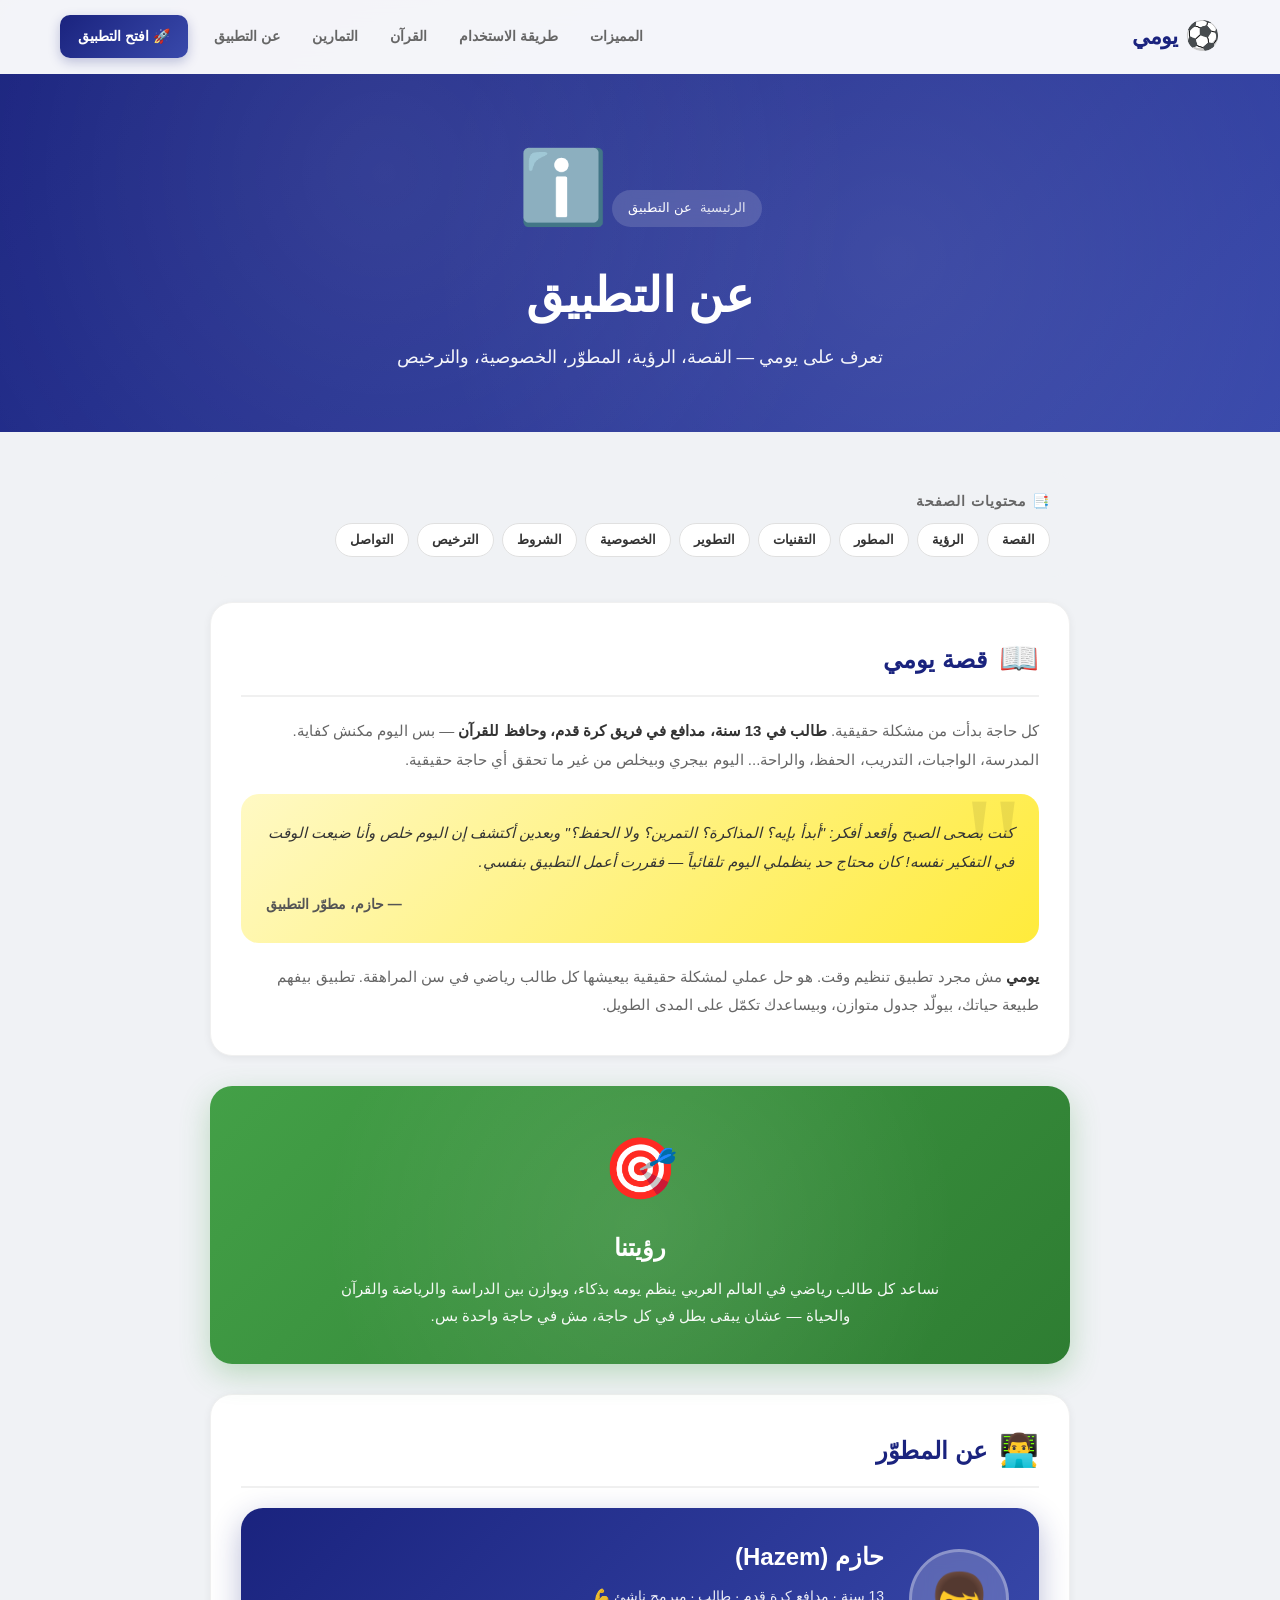
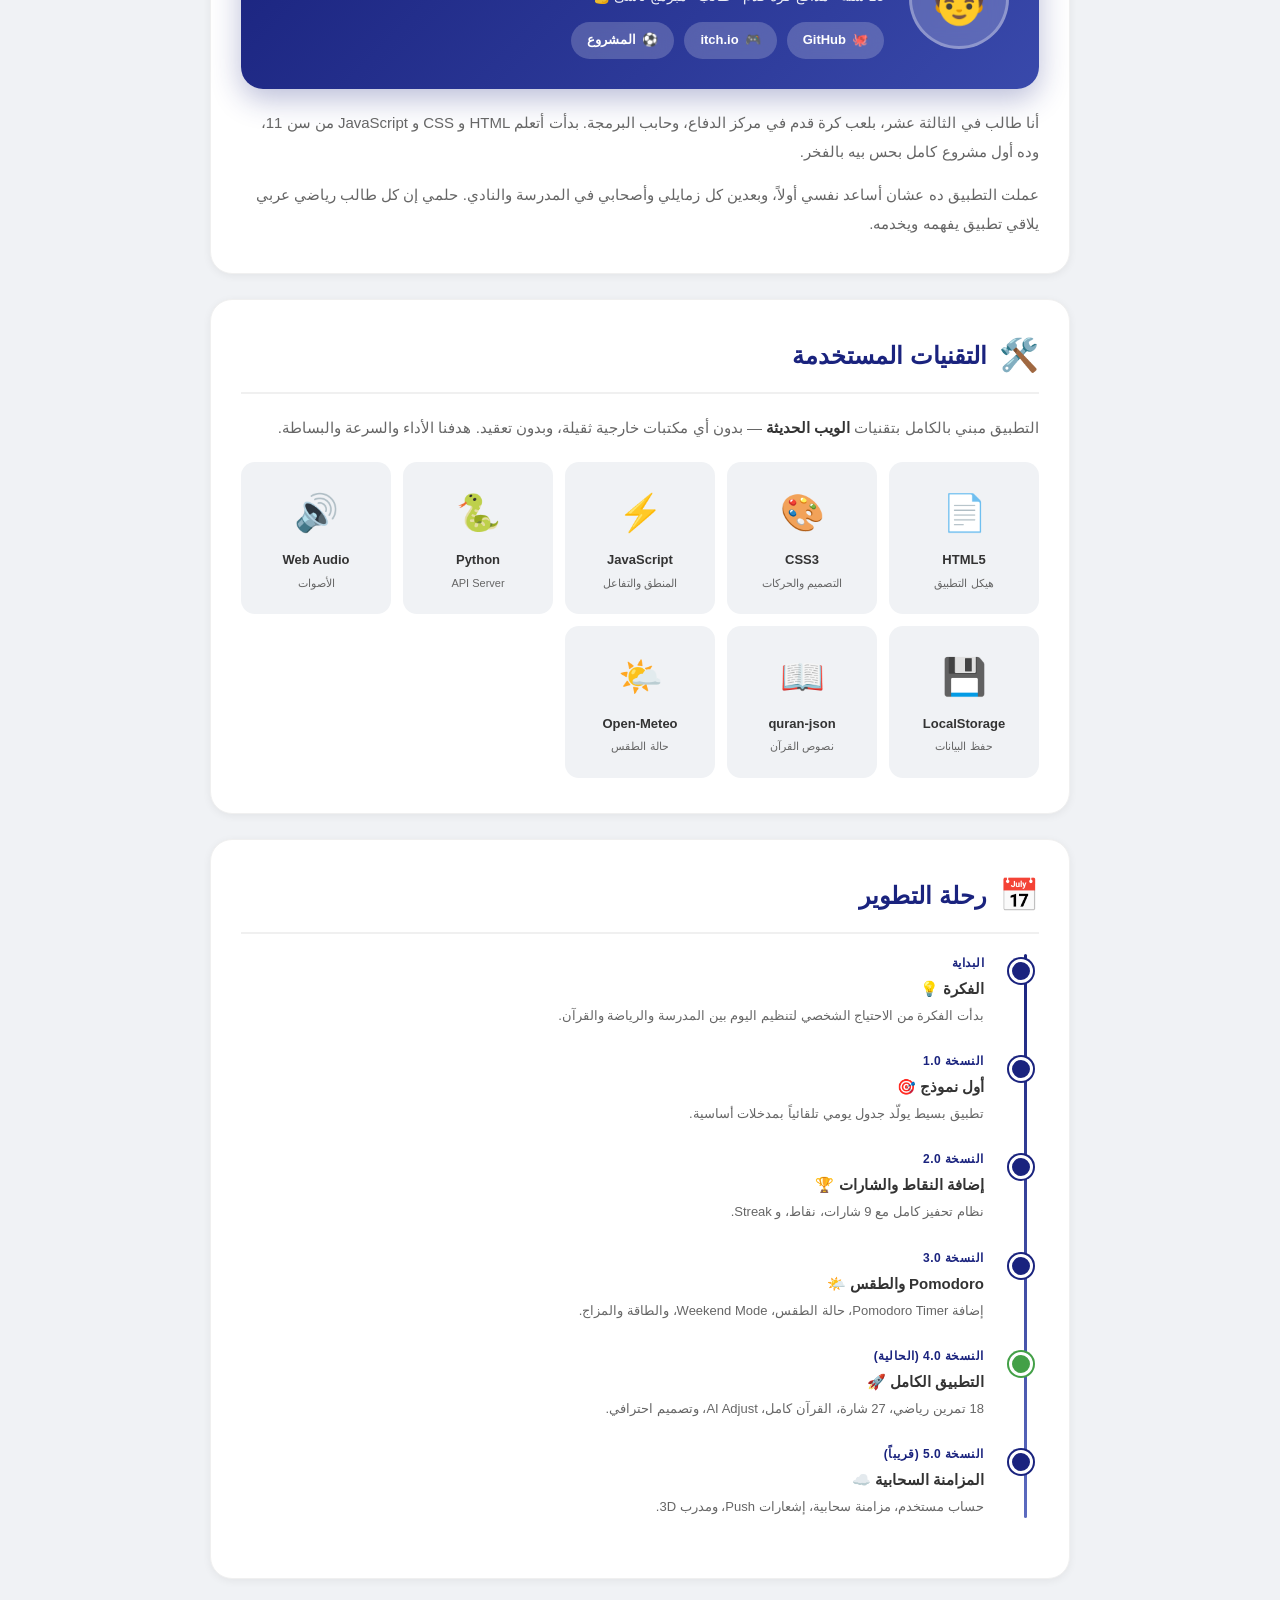
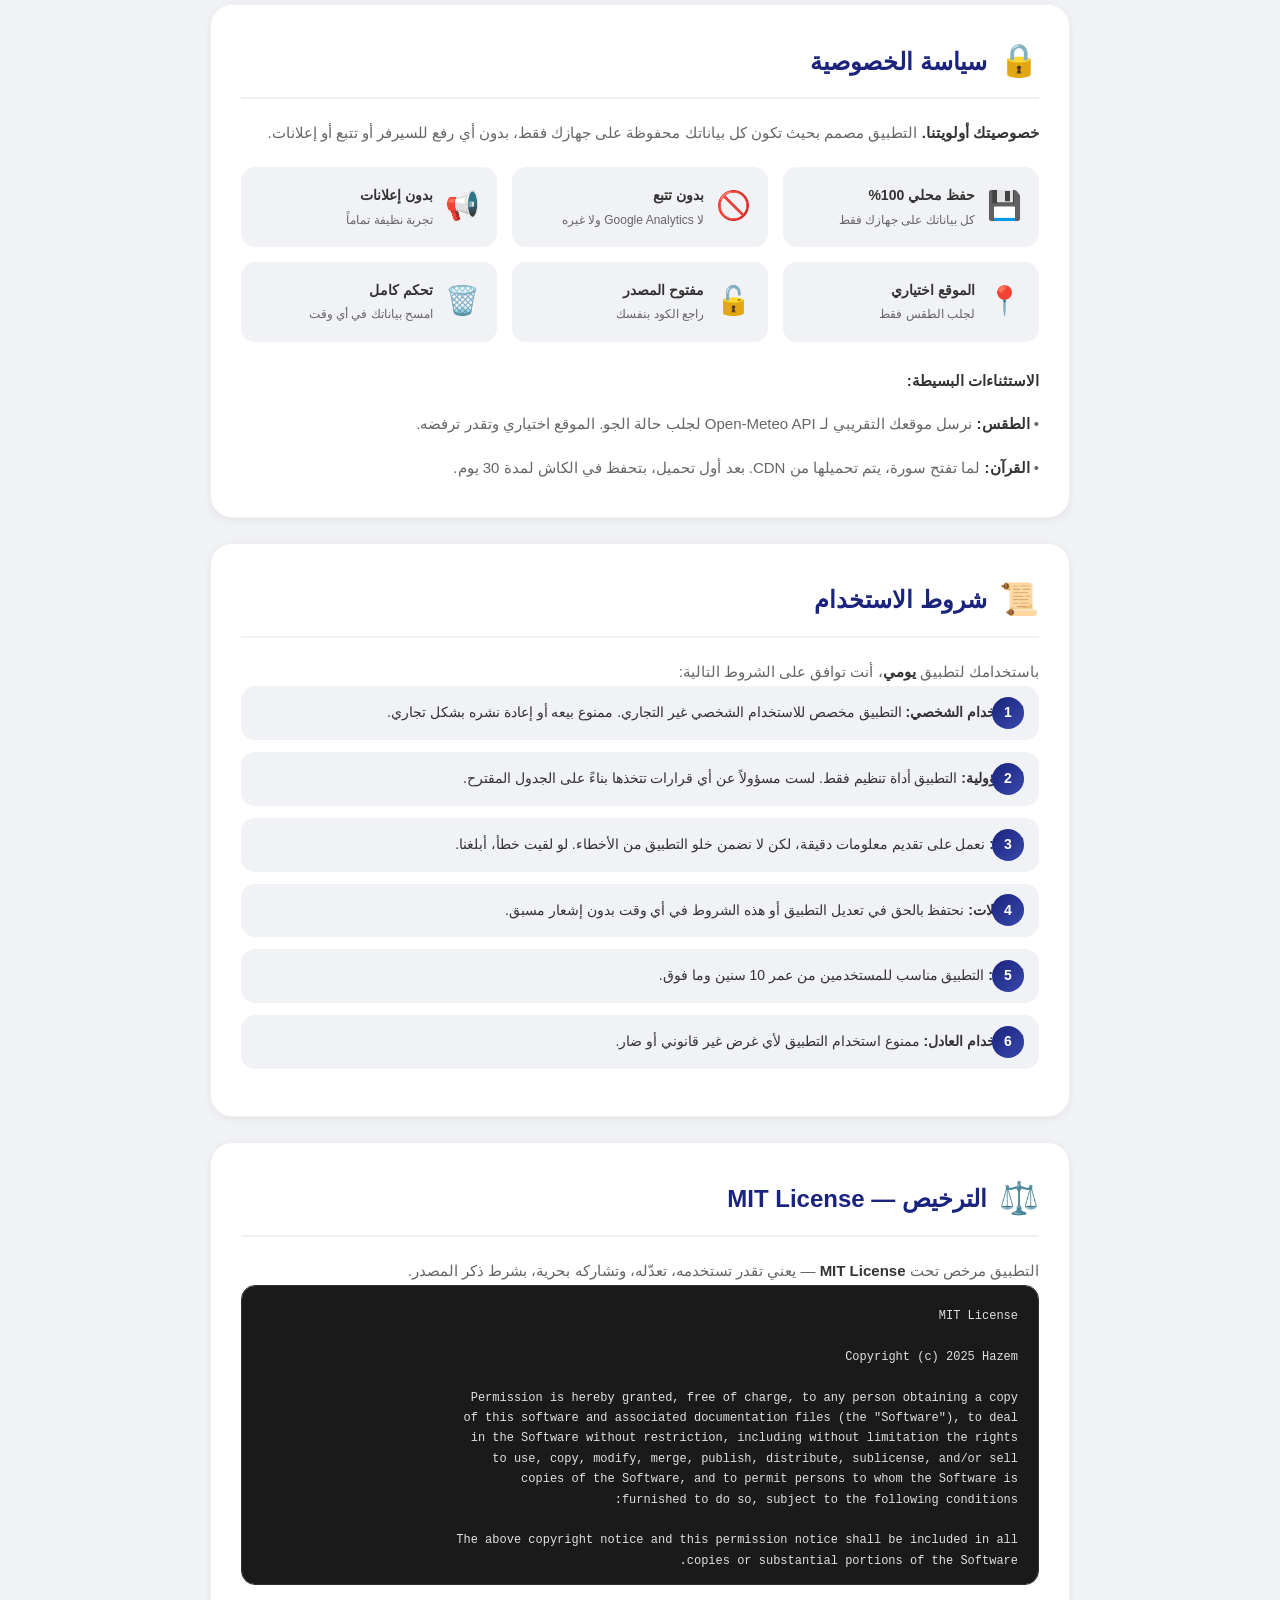
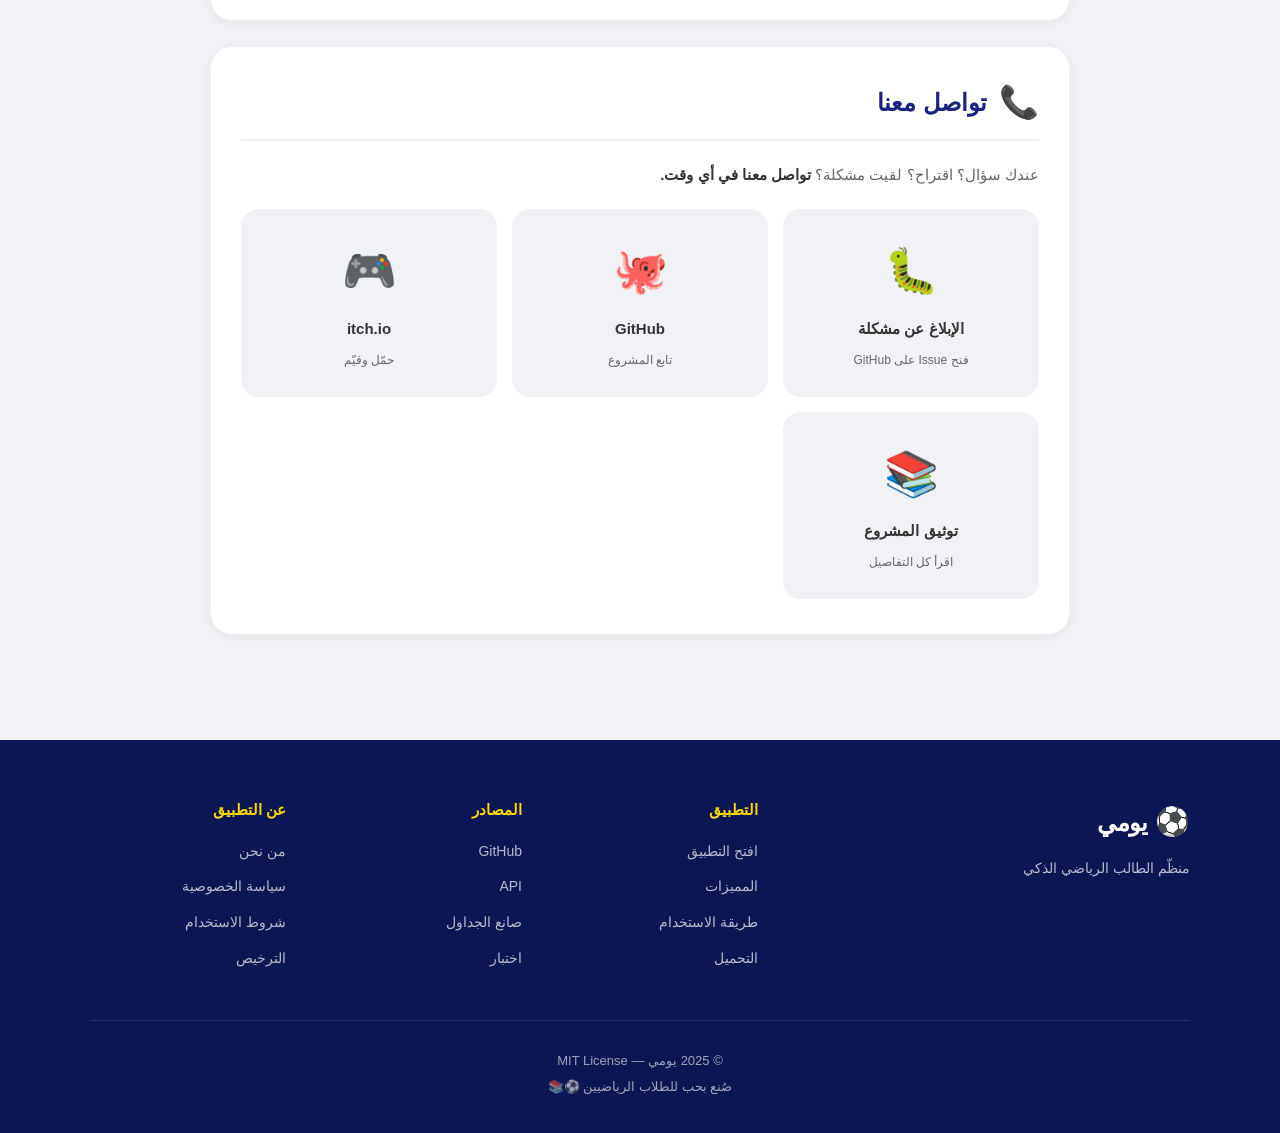
<file: html/about.html>
<!DOCTYPE html>
<html lang="ar" dir="rtl">
<head>
<meta charset="UTF-8">
<meta name="viewport" content="width=device-width, initial-scale=1.0, maximum-scale=5.0">
<meta name="theme-color" content="#1a237e">
<meta name="description" content="عن تطبيق يومي - المطور، الرؤية، الخصوصية، والترخيص">
<meta name="author" content="Hazem">

<!-- Favicons -->
<link rel="icon" type="image/x-icon" href="../assets/favicon.ico">
<link rel="icon" type="image/png" sizes="32x32" href="../assets/favicon-32x32.png">
<link rel="apple-touch-icon" sizes="180x180" href="../assets/apple-touch-icon.png">
<link rel="icon" type="image/svg+xml" href="../assets/icon.svg">
<link rel="manifest" href="../assets/site.webmanifest">

<!-- Stylesheets -->
<link rel="stylesheet" href="../css/styles.css">
<link rel="stylesheet" href="../css/index.css">

<title>ℹ️ عن التطبيق - يومي</title>

<style>
  /* ============ About Page Specific ============ */
  .page-hero {
    background: linear-gradient(135deg, #1a237e, #3949ab);
    color: white;
    padding: 130px 20px 60px;
    text-align: center;
    position: relative;
    overflow: hidden;
    margin-bottom: 40px;
  }

  .page-hero::before {
    content: '';
    position: absolute;
    inset: 0;
    background-image:
      radial-gradient(circle at 30% 40%, rgba(255,255,255,0.08) 0%, transparent 50%),
      radial-gradient(circle at 70% 60%, rgba(255,255,255,0.08) 0%, transparent 50%);
  }

  .page-hero-content {
    position: relative;
    z-index: 1;
    max-width: 800px;
    margin: 0 auto;
  }

  .page-hero-icon {
    font-size: 72px;
    margin-bottom: 20px;
    display: inline-block;
    animation: bounce 2s infinite;
  }

  .page-hero h1 {
    font-size: clamp(2rem, 5vw, 3rem);
    margin-bottom: 15px;
    color: white;
    font-weight: 900;
  }

  .page-hero p {
    font-size: 1.1rem;
    opacity: 0.95;
    color: white;
    max-width: 600px;
    margin: 0 auto;
    line-height: 1.7;
  }

  .breadcrumb {
    display: inline-flex;
    gap: 8px;
    align-items: center;
    background: rgba(255,255,255,0.15);
    padding: 8px 16px;
    border-radius: 20px;
    font-size: 13px;
    margin-bottom: 20px;
    backdrop-filter: blur(10px);
  }

  .breadcrumb a {
    color: white;
    text-decoration: none;
    opacity: 0.85;
    transition: opacity 0.2s;
  }

  .breadcrumb a:hover {
    opacity: 1;
    text-decoration: underline;
  }

  .breadcrumb span:not(:last-child)::after {
    content: '›';
    margin-right: 8px;
    opacity: 0.6;
  }

  /* ============ Container ============ */
  .about-container {
    max-width: 900px;
    margin: 0 auto;
    padding: 0 20px 80px;
  }

  /* ============ Content Sections ============ */
  .content-section {
    background: var(--card);
    border-radius: 22px;
    padding: 35px 30px;
    margin-bottom: 25px;
    box-shadow: var(--shadow-sm);
    scroll-margin-top: 100px;
    border: 1px solid var(--border-light);
    transition: all 0.3s ease;
  }

  .content-section:hover {
    box-shadow: var(--shadow-md);
  }

  .section-title {
    display: flex;
    align-items: center;
    gap: 12px;
    font-size: 1.5rem;
    color: var(--primary);
    margin-bottom: 20px;
    font-weight: 800;
    padding-bottom: 15px;
    border-bottom: 2px solid var(--border-light);
  }

  body.dark .section-title {
    color: var(--primary-lighter);
  }

  .section-title-icon {
    font-size: 32px;
    flex-shrink: 0;
  }

  .section-text {
    font-size: 15px;
    color: var(--text);
    line-height: 1.9;
  }

  .section-text p {
    margin-bottom: 15px;
    color: var(--text-light);
  }

  .section-text p:last-child {
    margin-bottom: 0;
  }

  .section-text strong {
    color: var(--text);
    font-weight: 700;
  }

  /* ============ Story Section ============ */
  .story-box {
    background: linear-gradient(135deg, #fff9c4, #ffeb3b);
    border-radius: 18px;
    padding: 25px;
    margin: 20px 0;
    color: #333;
    position: relative;
    overflow: hidden;
  }

  .story-box::before {
    content: '"';
    position: absolute;
    top: -20px;
    right: 15px;
    font-size: 150px;
    font-family: Georgia, serif;
    color: rgba(0,0,0,0.08);
    line-height: 1;
  }

  .story-box p {
    font-size: 15px;
    line-height: 1.9;
    color: #333;
    position: relative;
    z-index: 1;
    font-style: italic;
  }

  .story-box .author {
    margin-top: 15px;
    font-style: normal;
    font-weight: 700;
    font-size: 14px;
    color: #555;
    text-align: left;
  }

  /* ============ Developer Card ============ */
  .developer-card {
    display: flex;
    align-items: center;
    gap: 25px;
    background: linear-gradient(135deg, #1a237e, #3949ab);
    color: white;
    border-radius: 22px;
    padding: 30px;
    margin: 20px 0;
    box-shadow: 0 10px 30px rgba(26,35,126,0.3);
    flex-wrap: wrap;
  }

  .developer-avatar {
    width: 100px;
    height: 100px;
    border-radius: 50%;
    background: rgba(255,255,255,0.2);
    display: flex;
    align-items: center;
    justify-content: center;
    font-size: 50px;
    flex-shrink: 0;
    border: 3px solid rgba(255,255,255,0.3);
    backdrop-filter: blur(10px);
  }

  .developer-info {
    flex: 1;
    min-width: 200px;
  }

  .developer-name {
    font-size: 1.5rem;
    font-weight: 800;
    margin-bottom: 8px;
    color: white;
  }

  .developer-role {
    font-size: 14px;
    opacity: 0.9;
    margin-bottom: 15px;
    color: white;
  }

  .developer-links {
    display: flex;
    gap: 10px;
    flex-wrap: wrap;
  }

  .dev-link {
    display: inline-flex;
    align-items: center;
    gap: 6px;
    background: rgba(255,255,255,0.2);
    color: white;
    padding: 8px 16px;
    border-radius: 20px;
    font-size: 13px;
    text-decoration: none;
    transition: all 0.25s ease;
    backdrop-filter: blur(10px);
    font-weight: 600;
  }

  .dev-link:hover {
    background: rgba(255,255,255,0.35);
    transform: translateY(-2px);
  }

  /* ============ Privacy Grid ============ */
  .privacy-grid {
    display: grid;
    grid-template-columns: repeat(auto-fit, minmax(220px, 1fr));
    gap: 15px;
    margin-top: 20px;
  }

  .privacy-item {
    display: flex;
    gap: 12px;
    padding: 15px;
    background: var(--bg);
    border-radius: 14px;
    transition: all 0.25s ease;
    border: 2px solid transparent;
  }

  .privacy-item:hover {
    border-color: var(--success);
    transform: translateY(-3px);
  }

  .privacy-icon {
    font-size: 28px;
    flex-shrink: 0;
  }

  .privacy-text {
    flex: 1;
  }

  .privacy-title {
    font-size: 14px;
    font-weight: 700;
    color: var(--text);
    margin-bottom: 4px;
  }

  .privacy-desc {
    font-size: 12px;
    color: var(--text-light);
    line-height: 1.6;
  }

  /* ============ Terms List ============ */
  .terms-list {
    list-style: none;
    padding: 0;
    counter-reset: term-counter;
  }

  .terms-list li {
    counter-increment: term-counter;
    padding: 15px 15px 15px 60px;
    margin-bottom: 12px;
    background: var(--bg);
    border-radius: 14px;
    position: relative;
    font-size: 14px;
    color: var(--text);
    line-height: 1.7;
    transition: all 0.25s ease;
  }

  .terms-list li:hover {
    background: var(--card);
    box-shadow: var(--shadow-sm);
  }

  .terms-list li::before {
    content: counter(term-counter);
    position: absolute;
    right: 15px;
    top: 50%;
    transform: translateY(-50%);
    width: 32px;
    height: 32px;
    background: linear-gradient(135deg, var(--primary), var(--primary-light));
    color: white;
    border-radius: 50%;
    display: flex;
    align-items: center;
    justify-content: center;
    font-weight: 800;
    font-size: 14px;
  }

  /* ============ License Box ============ */
  .license-box {
    background: #1a1a1a;
    color: #e0e0e0;
    border-radius: 14px;
    padding: 20px;
    font-family: 'Courier New', monospace;
    font-size: 12px;
    line-height: 1.7;
    overflow-x: auto;
    white-space: pre-wrap;
    max-height: 300px;
    overflow-y: auto;
    border: 1px solid #333;
  }

  /* ============ Vision Card ============ */
  .vision-card {
    background: linear-gradient(135deg, #43a047, #2e7d32);
    color: white;
    border-radius: 22px;
    padding: 35px 25px;
    text-align: center;
    margin: 30px 0;
    box-shadow: 0 10px 30px rgba(67,160,71,0.3);
    position: relative;
    overflow: hidden;
  }

  .vision-card::before {
    content: '';
    position: absolute;
    inset: 0;
    background: radial-gradient(circle at 50% 50%, rgba(255,255,255,0.1) 0%, transparent 70%);
  }

  .vision-card-content {
    position: relative;
    z-index: 1;
  }

  .vision-icon {
    font-size: 60px;
    margin-bottom: 15px;
    display: inline-block;
  }

  .vision-card h3 {
    font-size: 1.5rem;
    color: white;
    margin-bottom: 12px;
    font-weight: 800;
  }

  .vision-card p {
    color: white;
    opacity: 0.95;
    font-size: 15px;
    line-height: 1.8;
    max-width: 600px;
    margin: 0 auto;
  }

  /* ============ Tech Stack ============ */
  .tech-grid {
    display: grid;
    grid-template-columns: repeat(auto-fit, minmax(140px, 1fr));
    gap: 12px;
    margin-top: 20px;
  }

  .tech-item {
    background: var(--bg);
    border-radius: 14px;
    padding: 20px 12px;
    text-align: center;
    transition: all 0.25s ease;
    border: 2px solid transparent;
  }

  .tech-item:hover {
    transform: translateY(-4px);
    border-color: var(--primary-lighter);
    background: var(--card);
  }

  .tech-icon {
    font-size: 36px;
    margin-bottom: 8px;
    display: block;
  }

  .tech-name {
    font-size: 13px;
    font-weight: 700;
    color: var(--text);
  }

  .tech-desc {
    font-size: 11px;
    color: var(--text-light);
    margin-top: 4px;
  }

  /* ============ Timeline ============ */
  .timeline-box {
    position: relative;
    padding-right: 35px;
    margin-top: 20px;
  }

  .timeline-box::before {
    content: '';
    position: absolute;
    right: 12px;
    top: 0;
    bottom: 0;
    width: 3px;
    background: linear-gradient(180deg, var(--primary), var(--primary-lighter));
    border-radius: 3px;
  }

  .timeline-item {
    position: relative;
    margin-bottom: 25px;
    padding-right: 20px;
  }

  .timeline-item::before {
    content: '';
    position: absolute;
    right: -29px;
    top: 5px;
    width: 18px;
    height: 18px;
    border-radius: 50%;
    background: var(--primary);
    border: 3px solid var(--card);
    box-shadow: 0 0 0 2px var(--primary);
  }

  .timeline-item.active::before {
    background: var(--success);
    box-shadow: 0 0 0 2px var(--success);
    animation: pulse 2s infinite;
  }

  .timeline-date {
    font-size: 12px;
    font-weight: 800;
    color: var(--primary);
    margin-bottom: 4px;
    text-transform: uppercase;
    letter-spacing: 0.5px;
  }

  body.dark .timeline-date {
    color: var(--primary-lighter);
  }

  .timeline-title {
    font-size: 15px;
    font-weight: 700;
    color: var(--text);
    margin-bottom: 4px;
  }

  .timeline-desc {
    font-size: 13px;
    color: var(--text-light);
    line-height: 1.7;
  }

  /* ============ Contact Grid ============ */
  .contact-grid {
    display: grid;
    grid-template-columns: repeat(auto-fit, minmax(220px, 1fr));
    gap: 15px;
    margin-top: 20px;
  }

  .contact-card {
    background: var(--bg);
    border-radius: 18px;
    padding: 25px 20px;
    text-align: center;
    text-decoration: none;
    color: var(--text);
    transition: all 0.3s ease;
    border: 2px solid transparent;
    display: flex;
    flex-direction: column;
    align-items: center;
    gap: 10px;
  }

  .contact-card:hover {
    transform: translateY(-6px);
    border-color: var(--primary-lighter);
    background: var(--card);
    box-shadow: var(--shadow-md);
  }

  .contact-icon {
    font-size: 44px;
  }

  .contact-name {
    font-size: 15px;
    font-weight: 700;
  }

  .contact-desc {
    font-size: 12px;
    color: var(--text-light);
  }

  /* ============ Responsive ============ */
  @media (max-width: 768px) {
    .page-hero {
      padding: 110px 15px 50px;
    }

    .page-hero-icon {
      font-size: 55px;
    }

    .about-container {
      padding: 0 15px 60px;
    }

    .content-section {
      padding: 25px 20px;
      border-radius: 18px;
    }

    .section-title {
      font-size: 1.25rem;
      gap: 10px;
    }

    .section-title-icon {
      font-size: 26px;
    }

    .section-text {
      font-size: 14px;
    }

    .developer-card {
      flex-direction: column;
      text-align: center;
      padding: 25px 20px;
      gap: 15px;
    }

    .developer-avatar {
      width: 80px;
      height: 80px;
      font-size: 40px;
    }

    .developer-name {
      font-size: 1.25rem;
    }

    .developer-links {
      justify-content: center;
    }

    .terms-list li {
      padding: 12px 12px 12px 50px;
      font-size: 13px;
    }

    .terms-list li::before {
      width: 26px;
      height: 26px;
      font-size: 12px;
      right: 12px;
    }

    .vision-card {
      padding: 25px 20px;
    }

    .vision-icon {
      font-size: 48px;
    }

    .vision-card h3 {
      font-size: 1.25rem;
    }

    .story-box {
      padding: 20px 18px;
    }

    .story-box p {
      font-size: 14px;
    }

    .tech-icon {
      font-size: 30px;
    }
  }

  /* ============ Back to Top Button ============ */
  .back-to-top {
    position: fixed;
    bottom: 100px;
    left: 20px;
    width: 48px;
    height: 48px;
    border-radius: 50%;
    background: linear-gradient(135deg, var(--primary), var(--primary-light));
    color: white;
    border: none;
    cursor: pointer;
    font-size: 20px;
    box-shadow: 0 4px 15px rgba(26,35,126,0.3);
    display: none;
    align-items: center;
    justify-content: center;
    transition: all 0.3s ease;
    z-index: 90;
  }

  .back-to-top.show {
    display: flex;
  }

  .back-to-top:hover {
    transform: translateY(-4px) scale(1.05);
    box-shadow: 0 8px 25px rgba(26,35,126,0.4);
  }

  /* ============ Table of Contents ============ */
  .toc {
    background: var(--bg);
    border-radius: 18px;
    padding: 20px;
    margin-bottom: 25px;
  }

  .toc h4 {
    font-size: 14px;
    color: var(--text-light);
    text-transform: uppercase;
    letter-spacing: 1px;
    margin-bottom: 12px;
    font-weight: 700;
  }

  .toc-list {
    display: flex;
    flex-wrap: wrap;
    gap: 8px;
    list-style: none;
    padding: 0;
    margin: 0;
  }

  .toc-list a {
    display: inline-block;
    padding: 6px 14px;
    background: var(--card);
    border-radius: 20px;
    color: var(--text);
    text-decoration: none;
    font-size: 13px;
    font-weight: 600;
    transition: all 0.2s ease;
    border: 1px solid var(--border);
  }

  .toc-list a:hover {
    background: var(--primary);
    color: white;
    border-color: var(--primary);
    transform: translateY(-2px);
  }
</style>
</head>
<body>

<!-- ============ NAVBAR ============ -->
<nav class="navbar" id="navbar">
  <div class="nav-container">
    <a href="../index.html" class="nav-brand">
      <span class="brand-icon">⚽</span>
      <span class="brand-text">يومي</span>
    </a>
    <button class="nav-toggle" onclick="toggleNavMenu()" aria-label="القائمة">
      <span></span><span></span><span></span>
    </button>
    <ul class="nav-links" id="navLinks">
      <li><a href="features.html">المميزات</a></li>
      <li><a href="how_to_use.html">طريقة الاستخدام</a></li>
      <li><a href="quran.html">القرآن</a></li>
      <li><a href="workouts.html">التمارين</a></li>
      <li><a href="about.html" class="active">عن التطبيق</a></li>
      <li class="nav-cta"><a href="app.html">🚀 افتح التطبيق</a></li>
    </ul>
  </div>
</nav>

<!-- ============ PAGE HERO ============ -->
<section class="page-hero">
  <div class="page-hero-content">
    <div class="breadcrumb">
      <a href="../index.html">الرئيسية</a>
      <span>عن التطبيق</span>
    </div>
    <div class="page-hero-icon">ℹ️</div>
    <h1>عن التطبيق</h1>
    <p>تعرف على يومي — القصة، الرؤية، المطوّر، الخصوصية، والترخيص</p>
  </div>
</section>

<!-- ============ CONTENT ============ -->
<div class="about-container">

  <!-- ============ TABLE OF CONTENTS ============ -->
  <div class="toc">
    <h4>📑 محتويات الصفحة</h4>
    <ul class="toc-list">
      <li><a href="#story">القصة</a></li>
      <li><a href="#vision">الرؤية</a></li>
      <li><a href="#developer">المطور</a></li>
      <li><a href="#tech">التقنيات</a></li>
      <li><a href="#timeline">التطوير</a></li>
      <li><a href="#privacy">الخصوصية</a></li>
      <li><a href="#terms">الشروط</a></li>
      <li><a href="#license">الترخيص</a></li>
      <li><a href="#contact">التواصل</a></li>
    </ul>
  </div>

  <!-- ============ STORY ============ -->
  <div class="content-section" id="story">
    <h2 class="section-title">
      <span class="section-title-icon">📖</span>
      قصة يومي
    </h2>

    <div class="section-text">
      <p>
        كل حاجة بدأت من مشكلة حقيقية. <strong>طالب في 13 سنة، مدافع في فريق كرة قدم، وحافظ للقرآن</strong> — 
        بس اليوم مكنش كفاية. المدرسة، الواجبات، التدريب، الحفظ، والراحة...
        اليوم بيجري وبيخلص من غير ما تحقق أي حاجة حقيقية.
      </p>

      <div class="story-box">
        <p>
          كنت بصحى الصبح وأقعد أفكر: "أبدأ بإيه؟ المذاكرة؟ التمرين؟ ولا الحفظ؟" 
          وبعدين أكتشف إن اليوم خلص وأنا ضيعت الوقت في التفكير نفسه!
          كان محتاج حد ينظملي اليوم تلقائياً — فقررت أعمل التطبيق بنفسي.
        </p>
        <div class="author">— حازم، مطوّر التطبيق</div>
      </div>

      <p>
        <strong>يومي</strong> مش مجرد تطبيق تنظيم وقت. هو حل عملي لمشكلة حقيقية بيعيشها كل 
        طالب رياضي في سن المراهقة. تطبيق بيفهم طبيعة حياتك، 
        بيولّد جدول متوازن، وبيساعدك تكمّل على المدى الطويل.
      </p>
    </div>
  </div>

  <!-- ============ VISION ============ -->
  <div class="vision-card" id="vision">
    <div class="vision-card-content">
      <div class="vision-icon">🎯</div>
      <h3>رؤيتنا</h3>
      <p>
        نساعد كل طالب رياضي في العالم العربي ينظم يومه بذكاء، 
        ويوازن بين الدراسة والرياضة والقرآن والحياة — 
        عشان يبقى بطل في كل حاجة، مش في حاجة واحدة بس.
      </p>
    </div>
  </div>

  <!-- ============ DEVELOPER ============ -->
  <div class="content-section" id="developer">
    <h2 class="section-title">
      <span class="section-title-icon">👨‍💻</span>
      عن المطوّر
    </h2>

    <div class="developer-card">
      <div class="developer-avatar">👦</div>
      <div class="developer-info">
        <div class="developer-name">حازم (Hazem)</div>
        <div class="developer-role">
          13 سنة · مدافع كرة قدم · طالب · مبرمج ناشئ 💪
        </div>
        <div class="developer-links">
          <a href="https://github.com/HazemYT55" target="_blank" rel="noopener" class="dev-link">
            <span>🐙</span> GitHub
          </a>
          <a href="https://hazemyt55.itch.io/yawmi" target="_blank" rel="noopener" class="dev-link">
            <span>🎮</span> itch.io
          </a>
          <a href="github.html" class="dev-link">
            <span>⚽</span> المشروع
          </a>
        </div>
      </div>
    </div>

    <div class="section-text" style="margin-top: 20px;">
      <p>
        أنا طالب في الثالثة عشر، بلعب كرة قدم في مركز الدفاع، وحابب البرمجة. 
        بدأت أتعلم HTML و CSS و JavaScript من سن 11، وده أول مشروع كامل بحس بيه بالفخر.
      </p>
      <p>
        عملت التطبيق ده عشان أساعد نفسي أولاً، وبعدين كل زمايلي وأصحابي في المدرسة 
        والنادي. حلمي إن كل طالب رياضي عربي يلاقي تطبيق يفهمه ويخدمه.
      </p>
    </div>
  </div>

  <!-- ============ TECH ============ -->
  <div class="content-section" id="tech">
    <h2 class="section-title">
      <span class="section-title-icon">🛠️</span>
      التقنيات المستخدمة
    </h2>

    <div class="section-text">
      <p>
        التطبيق مبني بالكامل بتقنيات <strong>الويب الحديثة</strong> — 
        بدون أي مكتبات خارجية ثقيلة، وبدون تعقيد. 
        هدفنا الأداء والسرعة والبساطة.
      </p>
    </div>

    <div class="tech-grid">
      <div class="tech-item">
        <span class="tech-icon">📄</span>
        <div class="tech-name">HTML5</div>
        <div class="tech-desc">هيكل التطبيق</div>
      </div>
      <div class="tech-item">
        <span class="tech-icon">🎨</span>
        <div class="tech-name">CSS3</div>
        <div class="tech-desc">التصميم والحركات</div>
      </div>
      <div class="tech-item">
        <span class="tech-icon">⚡</span>
        <div class="tech-name">JavaScript</div>
        <div class="tech-desc">المنطق والتفاعل</div>
      </div>
      <div class="tech-item">
        <span class="tech-icon">🐍</span>
        <div class="tech-name">Python</div>
        <div class="tech-desc">API Server</div>
      </div>
      <div class="tech-item">
        <span class="tech-icon">🔊</span>
        <div class="tech-name">Web Audio</div>
        <div class="tech-desc">الأصوات</div>
      </div>
      <div class="tech-item">
        <span class="tech-icon">💾</span>
        <div class="tech-name">LocalStorage</div>
        <div class="tech-desc">حفظ البيانات</div>
      </div>
      <div class="tech-item">
        <span class="tech-icon">📖</span>
        <div class="tech-name">quran-json</div>
        <div class="tech-desc">نصوص القرآن</div>
      </div>
      <div class="tech-item">
        <span class="tech-icon">🌤️</span>
        <div class="tech-name">Open-Meteo</div>
        <div class="tech-desc">حالة الطقس</div>
      </div>
    </div>
  </div>

  <!-- ============ TIMELINE ============ -->
  <div class="content-section" id="timeline">
    <h2 class="section-title">
      <span class="section-title-icon">📅</span>
      رحلة التطوير
    </h2>

    <div class="timeline-box">
      <div class="timeline-item">
        <div class="timeline-date">البداية</div>
        <div class="timeline-title">الفكرة 💡</div>
        <div class="timeline-desc">
          بدأت الفكرة من الاحتياج الشخصي لتنظيم اليوم بين المدرسة والرياضة والقرآن.
        </div>
      </div>

      <div class="timeline-item">
        <div class="timeline-date">النسخة 1.0</div>
        <div class="timeline-title">أول نموذج 🎯</div>
        <div class="timeline-desc">
          تطبيق بسيط يولّد جدول يومي تلقائياً بمدخلات أساسية.
        </div>
      </div>

      <div class="timeline-item">
        <div class="timeline-date">النسخة 2.0</div>
        <div class="timeline-title">إضافة النقاط والشارات 🏆</div>
        <div class="timeline-desc">
          نظام تحفيز كامل مع 9 شارات، نقاط، و Streak.
        </div>
      </div>

      <div class="timeline-item">
        <div class="timeline-date">النسخة 3.0</div>
        <div class="timeline-title">Pomodoro والطقس 🌤️</div>
        <div class="timeline-desc">
          إضافة Pomodoro Timer، حالة الطقس، Weekend Mode، والطاقة والمزاج.
        </div>
      </div>

      <div class="timeline-item active">
        <div class="timeline-date">النسخة 4.0 (الحالية)</div>
        <div class="timeline-title">التطبيق الكامل 🚀</div>
        <div class="timeline-desc">
          18 تمرين رياضي، 27 شارة، القرآن كامل، AI Adjust، وتصميم احترافي.
        </div>
      </div>

      <div class="timeline-item">
        <div class="timeline-date">النسخة 5.0 (قريباً)</div>
        <div class="timeline-title">المزامنة السحابية ☁️</div>
        <div class="timeline-desc">
          حساب مستخدم، مزامنة سحابية، إشعارات Push، ومدرب 3D.
        </div>
      </div>
    </div>
  </div>

  <!-- ============ PRIVACY ============ -->
  <div class="content-section" id="privacy">
    <h2 class="section-title">
      <span class="section-title-icon">🔒</span>
      سياسة الخصوصية
    </h2>

    <div class="section-text">
      <p>
        <strong>خصوصيتك أولويتنا.</strong> التطبيق مصمم بحيث تكون كل بياناتك محفوظة على جهازك فقط، 
        بدون أي رفع للسيرفر أو تتبع أو إعلانات.
      </p>
    </div>

    <div class="privacy-grid">
      <div class="privacy-item">
        <span class="privacy-icon">💾</span>
        <div class="privacy-text">
          <div class="privacy-title">حفظ محلي 100%</div>
          <div class="privacy-desc">كل بياناتك على جهازك فقط</div>
        </div>
      </div>

      <div class="privacy-item">
        <span class="privacy-icon">🚫</span>
        <div class="privacy-text">
          <div class="privacy-title">بدون تتبع</div>
          <div class="privacy-desc">لا Google Analytics ولا غيره</div>
        </div>
      </div>

      <div class="privacy-item">
        <span class="privacy-icon">📢</span>
        <div class="privacy-text">
          <div class="privacy-title">بدون إعلانات</div>
          <div class="privacy-desc">تجربة نظيفة تماماً</div>
        </div>
      </div>

      <div class="privacy-item">
        <span class="privacy-icon">📍</span>
        <div class="privacy-text">
          <div class="privacy-title">الموقع اختياري</div>
          <div class="privacy-desc">لجلب الطقس فقط</div>
        </div>
      </div>

      <div class="privacy-item">
        <span class="privacy-icon">🔓</span>
        <div class="privacy-text">
          <div class="privacy-title">مفتوح المصدر</div>
          <div class="privacy-desc">راجع الكود بنفسك</div>
        </div>
      </div>

      <div class="privacy-item">
        <span class="privacy-icon">🗑️</span>
        <div class="privacy-text">
          <div class="privacy-title">تحكم كامل</div>
          <div class="privacy-desc">امسح بياناتك في أي وقت</div>
        </div>
      </div>
    </div>

    <div class="section-text" style="margin-top: 25px;">
      <p>
        <strong>الاستثناءات البسيطة:</strong>
      </p>
      <p>
        • <strong>الطقس:</strong> نرسل موقعك التقريبي لـ Open-Meteo API لجلب حالة الجو.
        الموقع اختياري وتقدر ترفضه.
      </p>
      <p>
        • <strong>القرآن:</strong> لما تفتح سورة، يتم تحميلها من CDN.
        بعد أول تحميل، بتحفظ في الكاش لمدة 30 يوم.
      </p>
    </div>
  </div>

  <!-- ============ TERMS ============ -->
  <div class="content-section" id="terms">
    <h2 class="section-title">
      <span class="section-title-icon">📜</span>
      شروط الاستخدام
    </h2>

    <div class="section-text">
      <p>
        باستخدامك لتطبيق <strong>يومي</strong>، أنت توافق على الشروط التالية:
      </p>
    </div>

    <ol class="terms-list">
      <li>
        <strong>الاستخدام الشخصي:</strong> التطبيق مخصص للاستخدام الشخصي غير التجاري.
        ممنوع بيعه أو إعادة نشره بشكل تجاري.
      </li>
      <li>
        <strong>المسؤولية:</strong> التطبيق أداة تنظيم فقط. لست مسؤولاً عن أي قرارات 
        تتخذها بناءً على الجدول المقترح.
      </li>
      <li>
        <strong>الدقة:</strong> نعمل على تقديم معلومات دقيقة، لكن لا نضمن خلو التطبيق من 
        الأخطاء. لو لقيت خطأ، أبلغنا.
      </li>
      <li>
        <strong>التعديلات:</strong> نحتفظ بالحق في تعديل التطبيق أو هذه الشروط في أي وقت 
        بدون إشعار مسبق.
      </li>
      <li>
        <strong>السن:</strong> التطبيق مناسب للمستخدمين من عمر 10 سنين وما فوق.
      </li>
      <li>
        <strong>الاستخدام العادل:</strong> ممنوع استخدام التطبيق لأي غرض غير قانوني أو 
        ضار.
      </li>
    </ol>
  </div>

  <!-- ============ LICENSE ============ -->
  <div class="content-section" id="license">
    <h2 class="section-title">
      <span class="section-title-icon">⚖️</span>
      الترخيص — MIT License
    </h2>

    <div class="section-text">
      <p>
        التطبيق مرخص تحت <strong>MIT License</strong> — يعني تقدر تستخدمه، 
        تعدّله، وتشاركه بحرية، بشرط ذكر المصدر.
      </p>
    </div>

    <div class="license-box">MIT License

Copyright (c) 2025 Hazem

Permission is hereby granted, free of charge, to any person obtaining a copy
of this software and associated documentation files (the "Software"), to deal
in the Software without restriction, including without limitation the rights
to use, copy, modify, merge, publish, distribute, sublicense, and/or sell
copies of the Software, and to permit persons to whom the Software is
furnished to do so, subject to the following conditions:

The above copyright notice and this permission notice shall be included in all
copies or substantial portions of the Software.

THE SOFTWARE IS PROVIDED "AS IS", WITHOUT WARRANTY OF ANY KIND, EXPRESS OR
IMPLIED, INCLUDING BUT NOT LIMITED TO THE WARRANTIES OF MERCHANTABILITY,
FITNESS FOR A PARTICULAR PURPOSE AND NONINFRINGEMENT. IN NO EVENT SHALL THE
AUTHORS OR COPYRIGHT HOLDERS BE LIABLE FOR ANY CLAIM, DAMAGES OR OTHER
LIABILITY, WHETHER IN AN ACTION OF CONTRACT, TORT OR OTHERWISE, ARISING FROM,
OUT OF OR IN CONNECTION WITH THE SOFTWARE OR THE USE OR OTHER DEALINGS IN THE
SOFTWARE.</div>
  </div>

  <!-- ============ CONTACT ============ -->
  <div class="content-section" id="contact">
    <h2 class="section-title">
      <span class="section-title-icon">📞</span>
      تواصل معنا
    </h2>

    <div class="section-text">
      <p>
        عندك سؤال؟ اقتراح؟ لقيت مشكلة؟ <strong>تواصل معنا في أي وقت.</strong>
      </p>
    </div>

    <div class="contact-grid">
      <a href="https://github.com/HazemYT55/yawmi/issues" target="_blank" rel="noopener" class="contact-card">
        <span class="contact-icon">🐛</span>
        <div class="contact-name">الإبلاغ عن مشكلة</div>
        <div class="contact-desc">فتح Issue على GitHub</div>
      </a>

      <a href="https://github.com/HazemYT55/yawmi" target="_blank" rel="noopener" class="contact-card">
        <span class="contact-icon">🐙</span>
        <div class="contact-name">GitHub</div>
        <div class="contact-desc">تابع المشروع</div>
      </a>

      <a href="https://hazemyt55.itch.io/yawmi" target="_blank" rel="noopener" class="contact-card">
        <span class="contact-icon">🎮</span>
        <div class="contact-name">itch.io</div>
        <div class="contact-desc">حمّل وقيّم</div>
      </a>

      <a href="github.html" class="contact-card">
        <span class="contact-icon">📚</span>
        <div class="contact-name">توثيق المشروع</div>
        <div class="contact-desc">اقرأ كل التفاصيل</div>
      </a>
    </div>
  </div>

</div>

<!-- ============ BACK TO TOP ============ -->
<button class="back-to-top" onclick="window.scrollTo({top: 0, behavior: 'smooth'})" id="backToTop" aria-label="العودة للأعلى">↑</button>

<!-- ============ FOOTER ============ -->
<footer class="footer">
  <div class="footer-container">
    <div class="footer-col">
      <div class="footer-brand">
        <span class="brand-icon">⚽</span>
        <span class="brand-text">يومي</span>
      </div>
      <p class="footer-desc">منظّم الطالب الرياضي الذكي</p>
    </div>
    <div class="footer-col">
      <h4>التطبيق</h4>
      <ul>
        <li><a href="app.html">افتح التطبيق</a></li>
        <li><a href="features.html">المميزات</a></li>
        <li><a href="how_to_use.html">طريقة الاستخدام</a></li>
        <li><a href="../index.html#download">التحميل</a></li>
      </ul>
    </div>
    <div class="footer-col">
      <h4>المصادر</h4>
      <ul>
        <li><a href="github.html">GitHub</a></li>
        <li><a href="api.html">API</a></li>
        <li><a href="table_creator.html">صانع الجداول</a></li>
        <li><a href="test.html">اختبار</a></li>
      </ul>
    </div>
    <div class="footer-col">
      <h4>عن التطبيق</h4>
      <ul>
        <li><a href="about.html">من نحن</a></li>
        <li><a href="#privacy">سياسة الخصوصية</a></li>
        <li><a href="#terms">شروط الاستخدام</a></li>
        <li><a href="#license">الترخيص</a></li>
      </ul>
    </div>
  </div>
  <div class="footer-bottom">
    <p>© 2025 يومي — MIT License</p>
    <p>صُنع بحب للطلاب الرياضيين ⚽📚</p>
  </div>
</footer>

<!-- ============ SCRIPTS ============ -->
<script>
// Toggle Mobile Nav
function toggleNavMenu() {
  const links = document.getElementById('navLinks');
  const toggle = document.querySelector('.nav-toggle');
  links.classList.toggle('active');
  toggle.classList.toggle('active');
}

// Close nav on link click
document.querySelectorAll('.nav-links a').forEach(link => {
  link.addEventListener('click', () => {
    document.getElementById('navLinks').classList.remove('active');
    document.querySelector('.nav-toggle').classList.remove('active');
  });
});

// Navbar scroll effect
window.addEventListener('scroll', () => {
  const navbar = document.getElementById('navbar');
  const backToTop = document.getElementById('backToTop');

  if (window.pageYOffset > 50) {
    navbar.classList.add('scrolled');
  } else {
    navbar.classList.remove('scrolled');
  }

  if (window.pageYOffset > 400) {
    backToTop.classList.add('show');
  } else {
    backToTop.classList.remove('show');
  }
});

// Smooth scroll for TOC
document.querySelectorAll('.toc-list a, a[href^="#"]').forEach(anchor => {
  anchor.addEventListener('click', function(e) {
    const href = this.getAttribute('href');
    if (href && href.startsWith('#') && href.length > 1) {
      const target = document.querySelector(href);
      if (target) {
        e.preventDefault();
        const offset = 100;
        const targetPosition = target.getBoundingClientRect().top + window.pageYOffset - offset;
        window.scrollTo({
          top: targetPosition,
          behavior: 'smooth'
        });
      }
    }
  });
});

// Dark mode from localStorage
try {
  const state = JSON.parse(localStorage.getItem('yawmi_yawmi_v4') || '{}');
  if (state.darkMode) {
    document.body.classList.add('dark');
  }
} catch (e) {}

console.log('ℹ️ About Page Loaded');
</script>

</body>
</html>
</file>
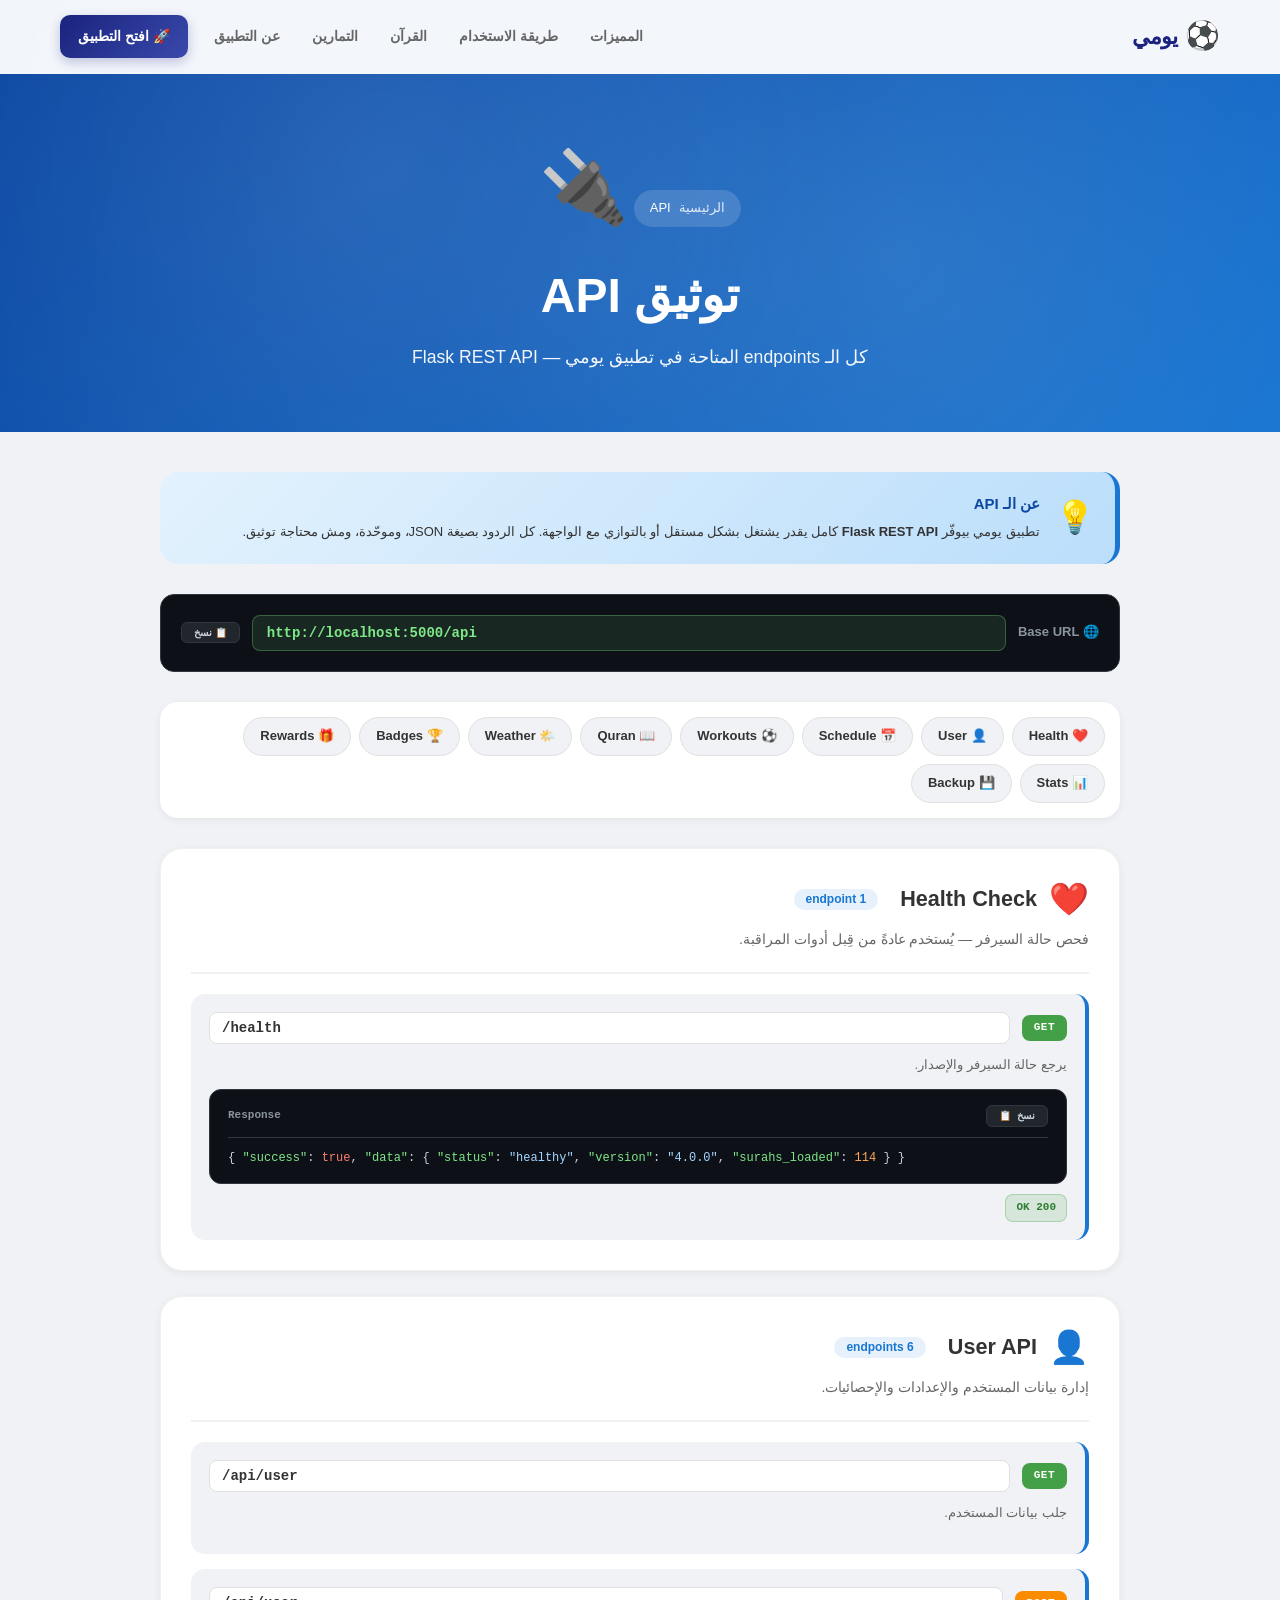
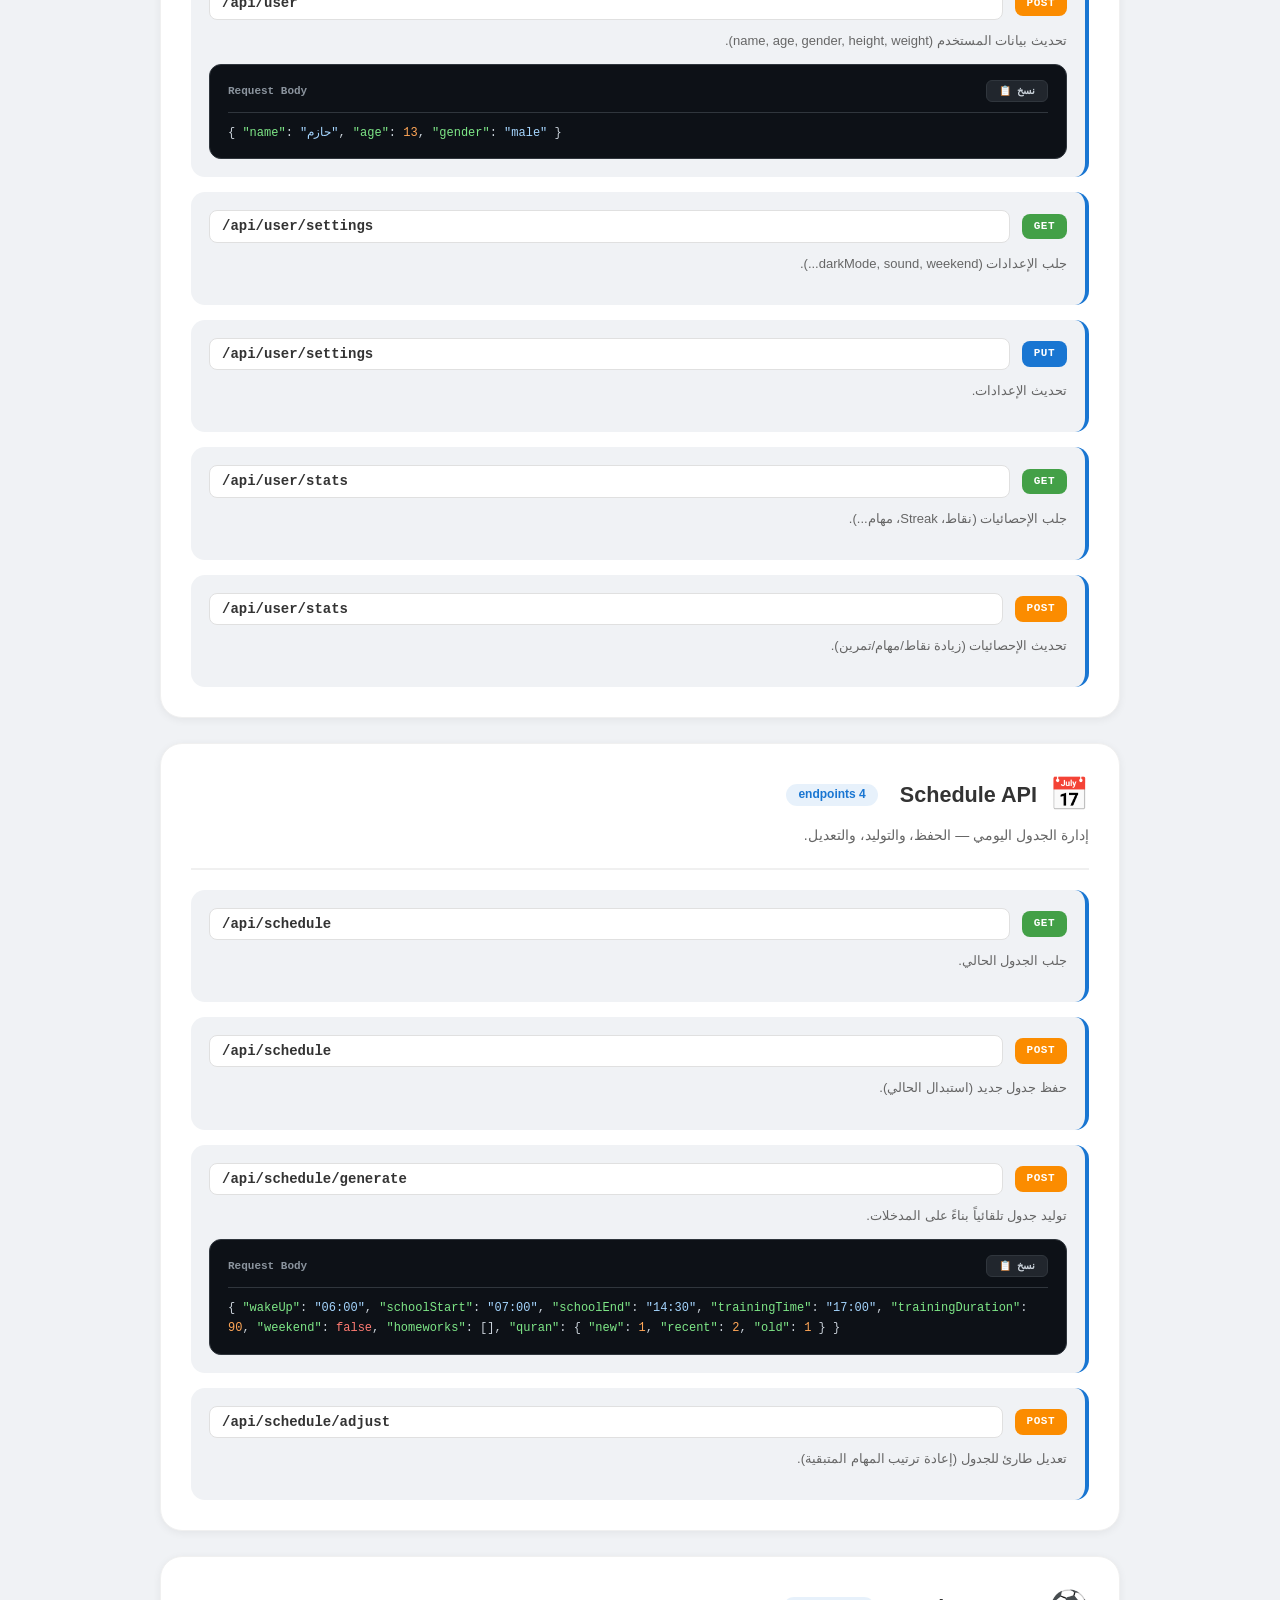
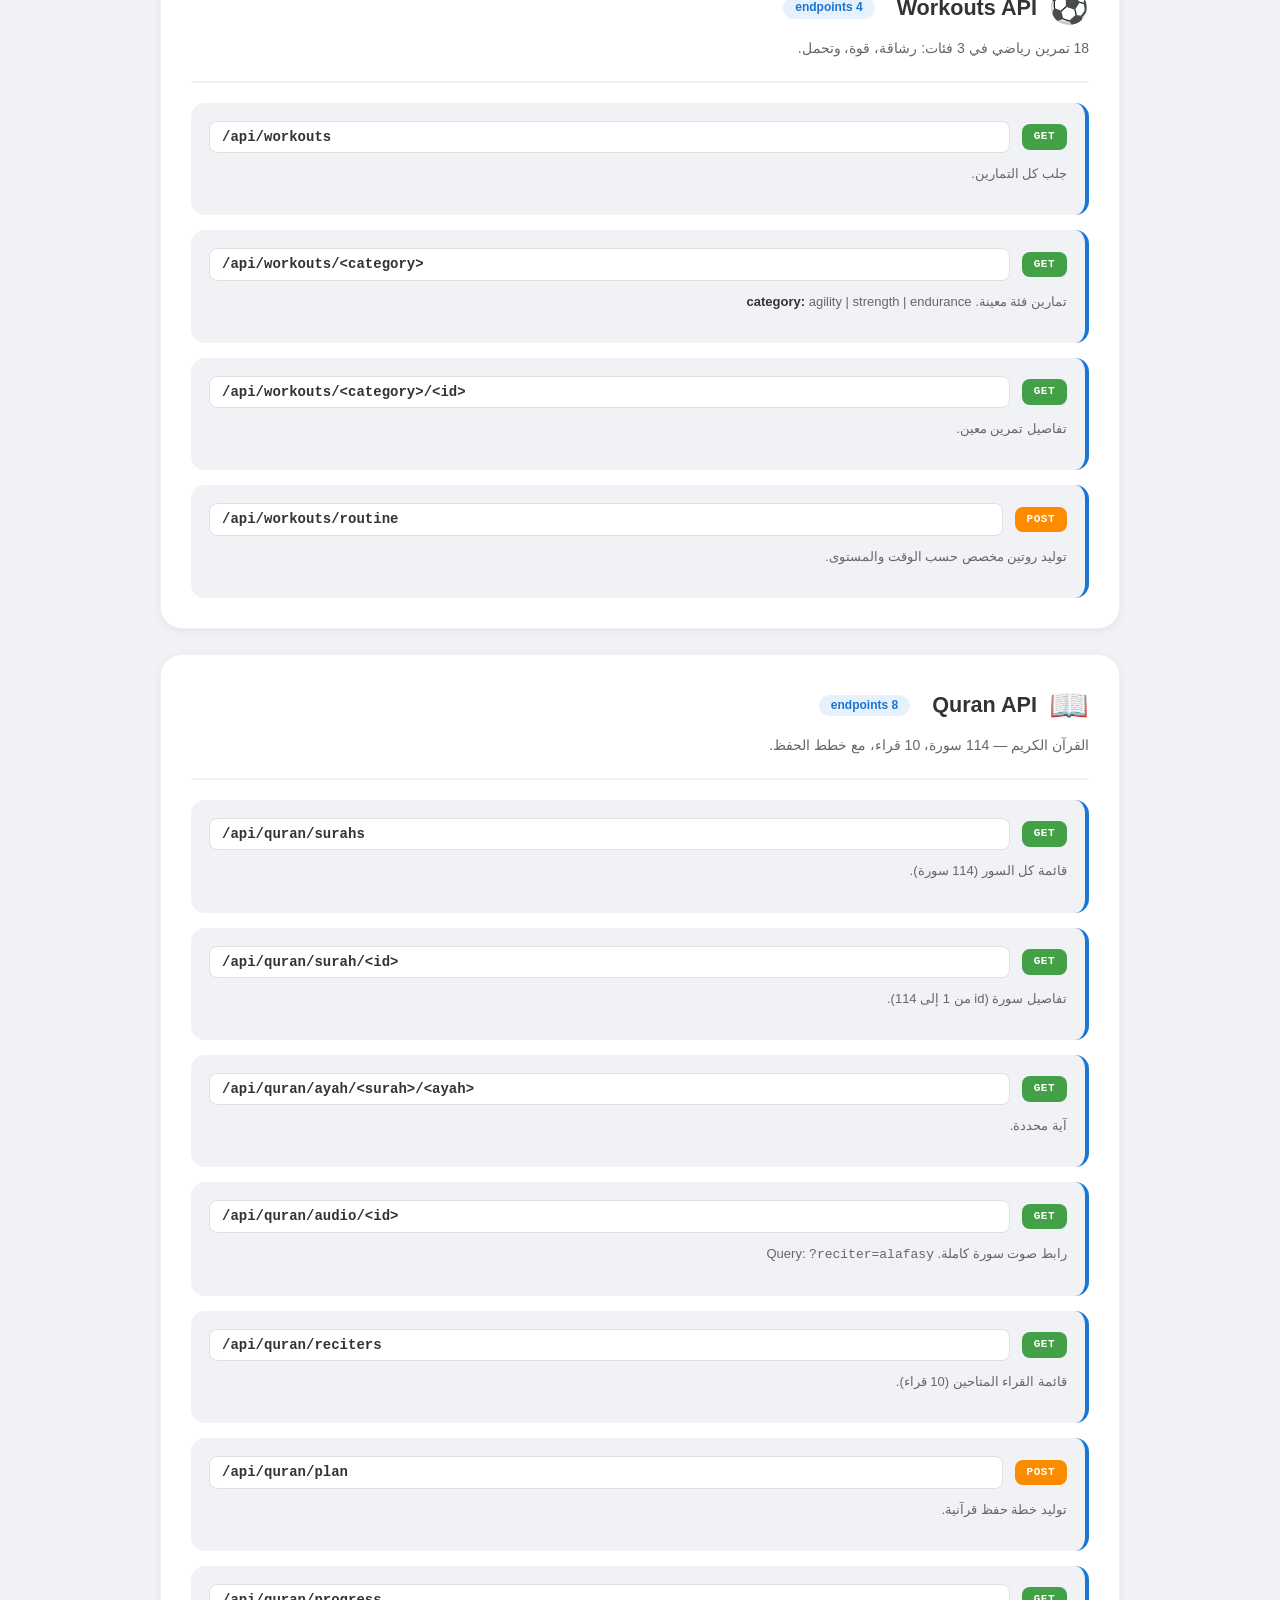
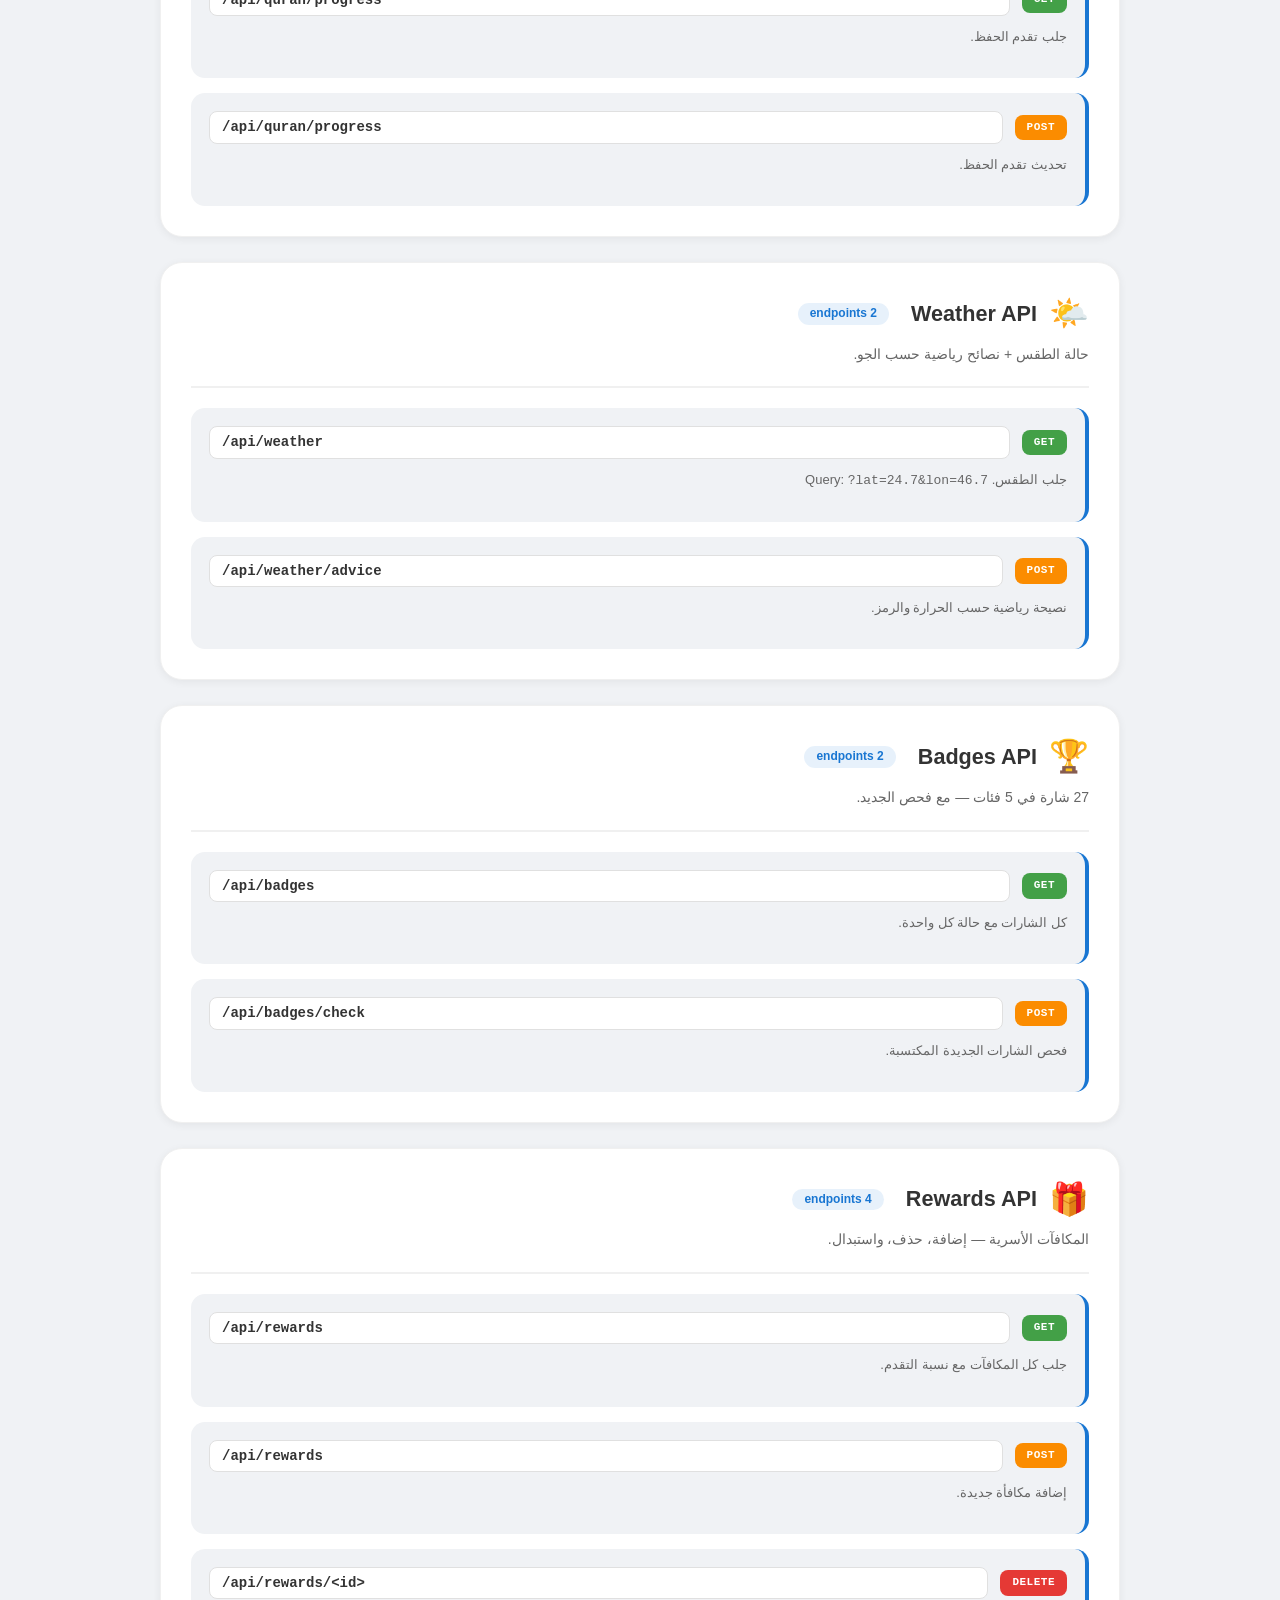
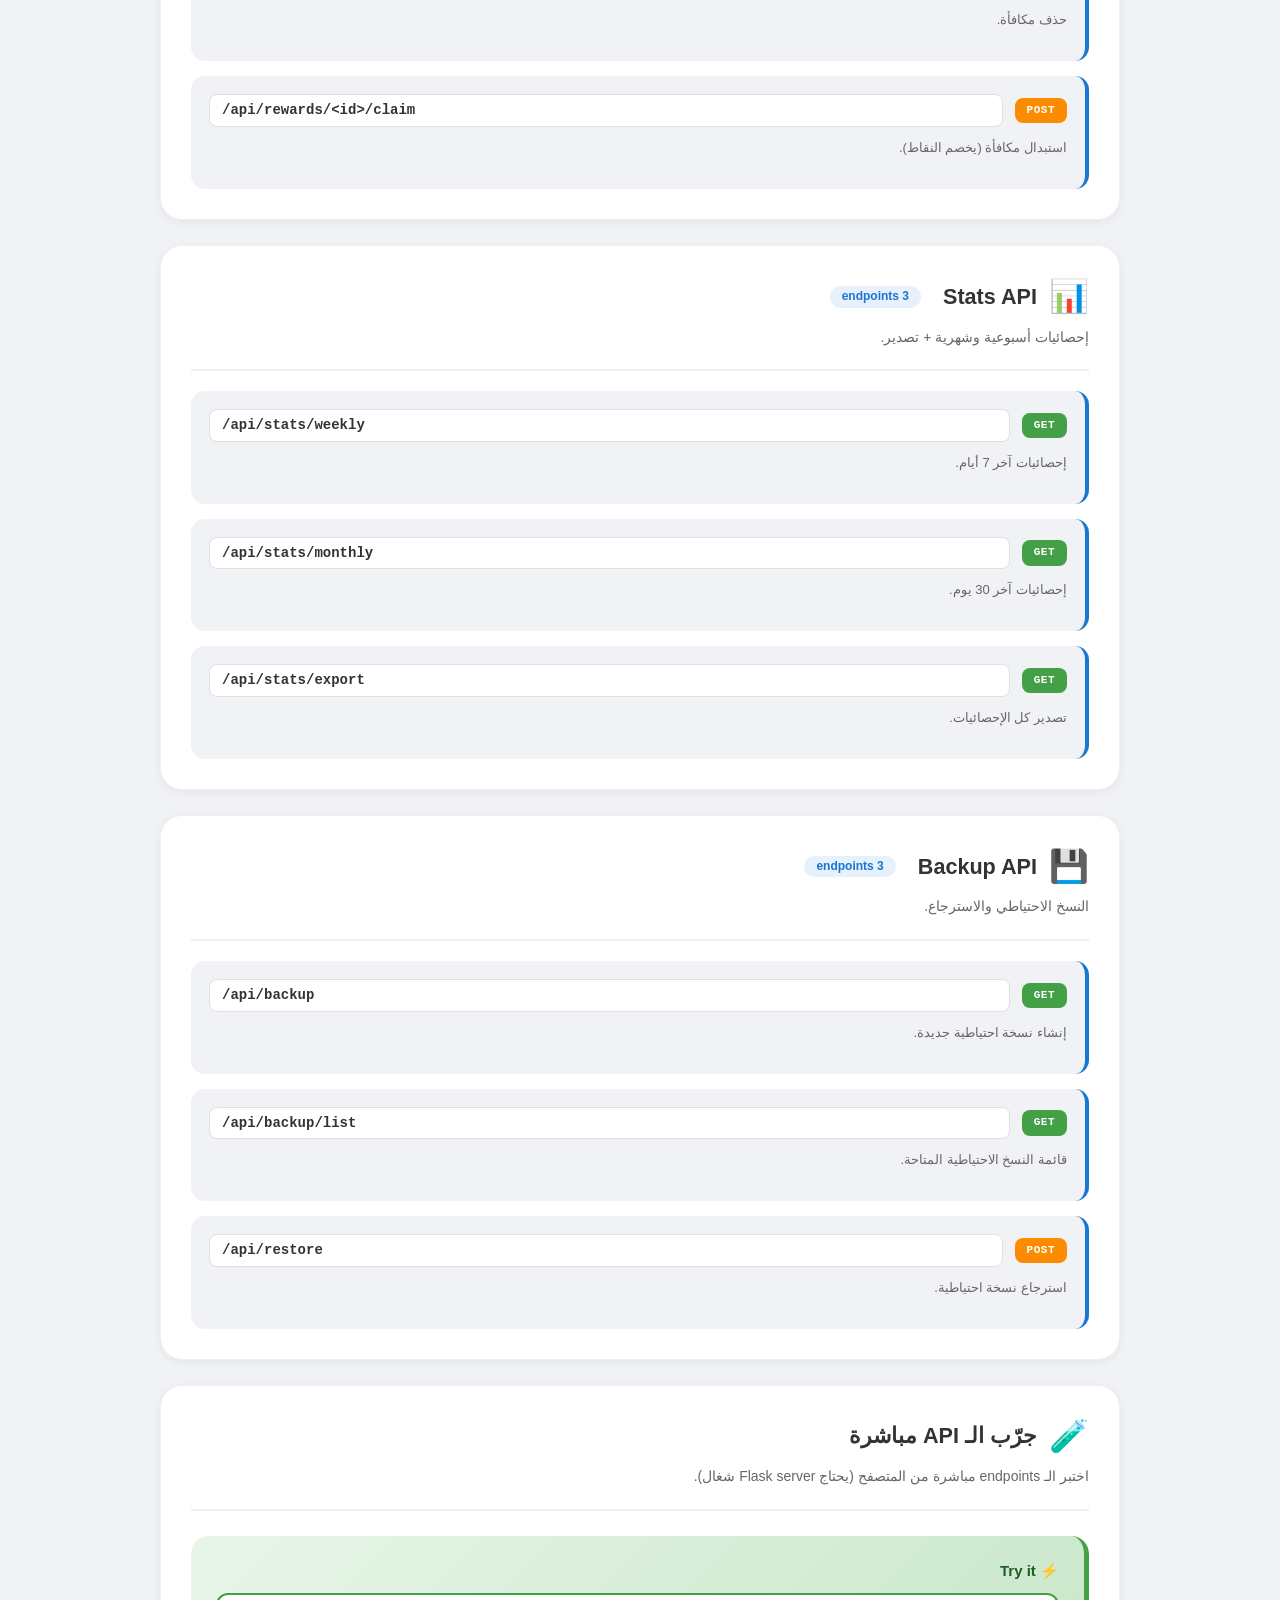
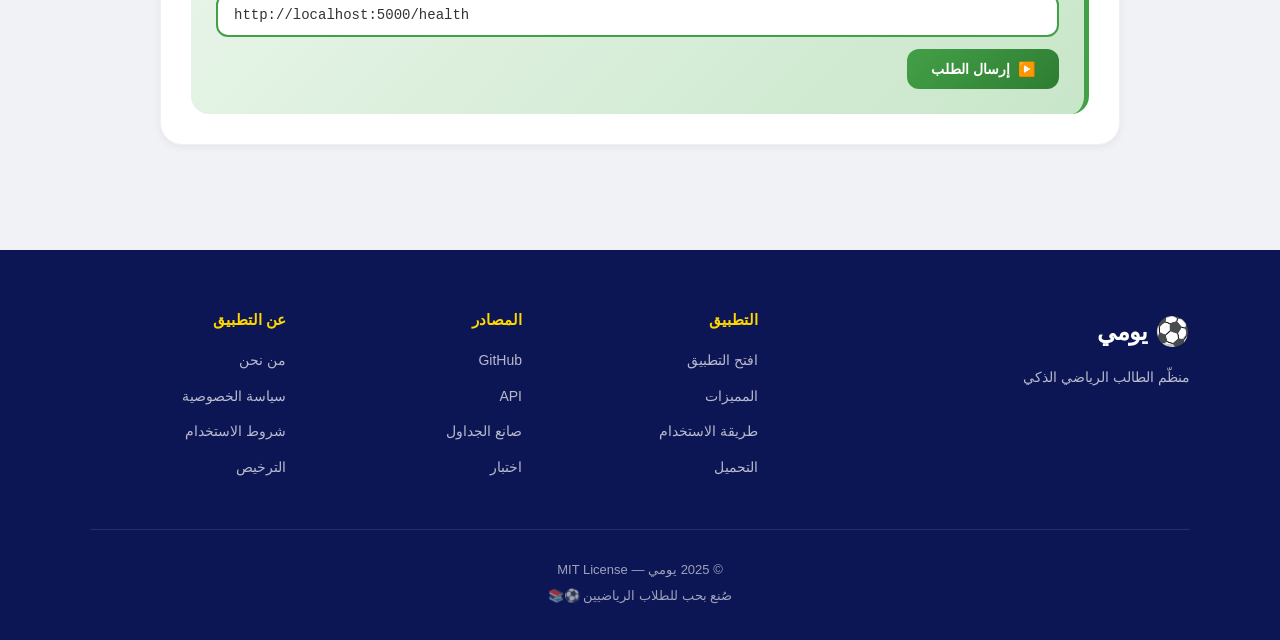
<file: html/api.html>
<!DOCTYPE html>
<html lang="ar" dir="rtl">
<head>
<meta charset="UTF-8">
<meta name="viewport" content="width=device-width, initial-scale=1.0, maximum-scale=5.0">
<meta name="theme-color" content="#1a237e">
<meta name="description" content="توثيق API تطبيق يومي - كل الـ endpoints والطرق">
<meta name="author" content="Hazem">

<!-- Favicons -->
<link rel="icon" type="image/x-icon" href="../assets/favicon.ico">
<link rel="icon" type="image/png" sizes="32x32" href="../assets/favicon-32x32.png">
<link rel="apple-touch-icon" sizes="180x180" href="../assets/apple-touch-icon.png">
<link rel="icon" type="image/svg+xml" href="../assets/icon.svg">
<link rel="manifest" href="../assets/site.webmanifest">

<!-- Stylesheets -->
<link rel="stylesheet" href="../css/styles.css">
<link rel="stylesheet" href="../css/index.css">

<title>🔌 API - يومي</title>

<style>
  /* ============ API Page Specific ============ */
  .page-hero {
    background: linear-gradient(135deg, #0d47a1, #1976d2);
    color: white;
    padding: 130px 20px 60px;
    text-align: center;
    position: relative;
    overflow: hidden;
    margin-bottom: 40px;
  }

  .page-hero::before {
    content: '';
    position: absolute;
    inset: 0;
    background-image:
      radial-gradient(circle at 30% 40%, rgba(255,255,255,0.1) 0%, transparent 50%),
      radial-gradient(circle at 70% 60%, rgba(255,255,255,0.1) 0%, transparent 50%);
  }

  .page-hero-content {
    position: relative;
    z-index: 1;
    max-width: 800px;
    margin: 0 auto;
  }

  .page-hero-icon {
    font-size: 72px;
    margin-bottom: 20px;
    display: inline-block;
    animation: bounce 2s infinite;
  }

  .page-hero h1 {
    font-size: clamp(2rem, 5vw, 3rem);
    margin-bottom: 15px;
    color: white;
    font-weight: 900;
  }

  .page-hero p {
    font-size: 1.1rem;
    opacity: 0.95;
    color: white;
    max-width: 600px;
    margin: 0 auto;
    line-height: 1.7;
  }

  .breadcrumb {
    display: inline-flex;
    gap: 8px;
    align-items: center;
    background: rgba(255,255,255,0.15);
    padding: 8px 16px;
    border-radius: 20px;
    font-size: 13px;
    margin-bottom: 20px;
    backdrop-filter: blur(10px);
  }

  .breadcrumb a {
    color: white;
    text-decoration: none;
    opacity: 0.85;
    transition: opacity 0.2s;
  }

  .breadcrumb a:hover {
    opacity: 1;
    text-decoration: underline;
  }

  .breadcrumb span:not(:last-child)::after {
    content: '›';
    margin-right: 8px;
    opacity: 0.6;
  }

  /* ============ Container ============ */
  .api-container {
    max-width: 1000px;
    margin: 0 auto;
    padding: 0 20px 80px;
  }

  /* ============ Info Banner ============ */
  .info-banner {
    background: linear-gradient(135deg, #e3f2fd, #bbdefb);
    border-radius: 18px;
    padding: 20px;
    margin-bottom: 30px;
    display: flex;
    gap: 15px;
    align-items: flex-start;
    border-right: 5px solid #1976d2;
    color: #333;
  }

  .info-banner-icon {
    font-size: 32px;
    flex-shrink: 0;
  }

  .info-banner-content {
    flex: 1;
  }

  .info-banner-title {
    font-size: 15px;
    font-weight: 800;
    margin-bottom: 5px;
    color: #0d47a1;
  }

  .info-banner-text {
    font-size: 13px;
    line-height: 1.7;
    color: #333;
  }

  body.dark .info-banner {
    background: linear-gradient(135deg, #0d47a1, #0a3d7a);
    color: white;
    border-right-color: #42a5f5;
  }

  body.dark .info-banner-title {
    color: #42a5f5;
  }

  body.dark .info-banner-text {
    color: #e3f2fd;
  }

  /* ============ Base URL ============ */
  .base-url {
    background: #0d1117;
    border-radius: 14px;
    padding: 20px;
    margin-bottom: 30px;
    border: 1px solid #30363d;
    display: flex;
    align-items: center;
    gap: 12px;
    flex-wrap: wrap;
  }

  .base-url-label {
    color: #8b949e;
    font-size: 13px;
    font-weight: 700;
  }

  .base-url-value {
    color: #7ee787;
    font-family: 'Courier New', monospace;
    font-size: 14px;
    font-weight: 700;
    background: rgba(126,231,135,0.1);
    padding: 6px 14px;
    border-radius: 8px;
    border: 1px solid rgba(126,231,135,0.3);
    flex: 1;
    min-width: 200px;
    direction: ltr;
    text-align: left;
  }

  /* ============ Quick Nav ============ */
  .api-nav {
    display: flex;
    gap: 8px;
    flex-wrap: wrap;
    margin-bottom: 30px;
    padding: 15px;
    background: var(--card);
    border-radius: 18px;
    box-shadow: var(--shadow-sm);
  }

  .api-nav a {
    padding: 8px 16px;
    background: var(--bg);
    border-radius: 20px;
    color: var(--text);
    text-decoration: none;
    font-size: 13px;
    font-weight: 700;
    transition: all 0.25s ease;
    border: 1px solid var(--border);
    display: inline-flex;
    align-items: center;
    gap: 5px;
  }

  .api-nav a:hover {
    background: #1976d2;
    color: white;
    border-color: #1976d2;
    transform: translateY(-2px);
    box-shadow: 0 4px 12px rgba(25,118,210,0.3);
  }

  /* ============ Section ============ */
  .api-section {
    background: var(--card);
    border-radius: 22px;
    padding: 30px;
    margin-bottom: 25px;
    box-shadow: var(--shadow-sm);
    border: 1px solid var(--border-light);
    scroll-margin-top: 100px;
    transition: all 0.3s ease;
  }

  .api-section:hover {
    box-shadow: var(--shadow-md);
  }

  .api-section-title {
    display: flex;
    align-items: center;
    gap: 12px;
    font-size: 1.35rem;
    color: var(--text);
    margin-bottom: 8px;
    font-weight: 800;
  }

  .api-section-title-icon {
    font-size: 32px;
    flex-shrink: 0;
  }

  .api-section-desc {
    font-size: 14px;
    color: var(--text-light);
    line-height: 1.7;
    margin-bottom: 20px;
    padding-bottom: 20px;
    border-bottom: 2px solid var(--border-light);
  }

  /* ============ Endpoint Card ============ */
  .endpoint {
    background: var(--bg);
    border-radius: 14px;
    padding: 18px;
    margin-bottom: 15px;
    border-right: 4px solid #1976d2;
    transition: all 0.25s ease;
  }

  .endpoint:hover {
    background: var(--card);
    box-shadow: var(--shadow-sm);
    transform: translateX(-3px);
  }

  .endpoint:last-child {
    margin-bottom: 0;
  }

  .endpoint-header {
    display: flex;
    align-items: center;
    gap: 12px;
    margin-bottom: 10px;
    flex-wrap: wrap;
  }

  .method-badge {
    padding: 4px 12px;
    border-radius: 8px;
    font-size: 11px;
    font-weight: 900;
    color: white;
    letter-spacing: 0.5px;
    font-family: 'Courier New', monospace;
  }

  .method-badge.get { background: #43a047; }
  .method-badge.post { background: #fb8c00; }
  .method-badge.put { background: #1976d2; }
  .method-badge.delete { background: #e53935; }

  .endpoint-path {
    font-family: 'Courier New', monospace;
    font-size: 14px;
    font-weight: 700;
    color: var(--text);
    background: var(--card);
    padding: 4px 12px;
    border-radius: 8px;
    direction: ltr;
    flex: 1;
    min-width: 200px;
    border: 1px solid var(--border);
  }

  .endpoint-desc {
    font-size: 13px;
    color: var(--text-light);
    line-height: 1.7;
    margin-bottom: 12px;
  }

  /* ============ Code Block ============ */
  .code-block {
    background: #0d1117;
    border-radius: 12px;
    padding: 15px 18px;
    color: #c9d1d9;
    font-family: 'Courier New', Consolas, monospace;
    font-size: 12px;
    line-height: 1.7;
    overflow-x: auto;
    border: 1px solid #30363d;
    direction: ltr;
    text-align: left;
    position: relative;
  }

  .code-block .json-key { color: #7ee787; }
  .code-block .json-string { color: #a5d6ff; }
  .code-block .json-number { color: #ffa657; }
  .code-block .json-bool { color: #ff7b72; }
  .code-block .json-null { color: #ff7b72; }

  .code-header {
    display: flex;
    justify-content: space-between;
    align-items: center;
    margin-bottom: 10px;
    padding-bottom: 10px;
    border-bottom: 1px solid #30363d;
    font-size: 11px;
    color: #8b949e;
    font-weight: 700;
  }

  .copy-btn {
    background: #21262d;
    color: #c9d1d9;
    border: 1px solid #30363d;
    padding: 4px 12px;
    border-radius: 6px;
    font-size: 10px;
    font-weight: 700;
    cursor: pointer;
    transition: all 0.2s ease;
    font-family: inherit;
  }

  .copy-btn:hover {
    background: #30363d;
    border-color: #58a6ff;
    color: #58a6ff;
  }

  .copy-btn.copied {
    background: #238636;
    color: white;
    border-color: #2ea043;
  }

  /* ============ Response Status ============ */
  .status-codes {
    display: flex;
    gap: 8px;
    flex-wrap: wrap;
    margin-top: 10px;
  }

  .status-code {
    padding: 4px 10px;
    border-radius: 8px;
    font-size: 11px;
    font-weight: 800;
    font-family: 'Courier New', monospace;
    display: inline-flex;
    align-items: center;
    gap: 4px;
  }

  .status-code.success {
    background: rgba(67,160,71,0.15);
    color: #2e7d32;
    border: 1px solid rgba(67,160,71,0.3);
  }

  .status-code.error {
    background: rgba(229,57,53,0.15);
    color: #c62828;
    border: 1px solid rgba(229,57,53,0.3);
  }

  body.dark .status-code.success {
    background: rgba(67,160,71,0.25);
    color: #81c784;
  }

  body.dark .status-code.error {
    background: rgba(229,57,53,0.25);
    color: #ef5350;
  }

  /* ============ Try It Section ============ */
  .try-section {
    background: linear-gradient(135deg, #e8f5e9, #c8e6c9);
    border-radius: 18px;
    padding: 25px;
    margin-top: 25px;
    border-right: 5px solid #43a047;
    color: #333;
  }

  .try-section h4 {
    font-size: 15px;
    color: #1b5e20;
    margin-bottom: 12px;
    display: flex;
    align-items: center;
    gap: 8px;
    font-weight: 800;
  }

  .try-section input {
    width: 100%;
    padding: 12px 16px;
    border: 2px solid #43a047;
    border-radius: 12px;
    font-size: 14px;
    font-family: 'Courier New', monospace;
    background: white;
    color: #333;
    margin-bottom: 12px;
    direction: ltr;
    text-align: left;
  }

  .try-section input:focus {
    outline: none;
    box-shadow: 0 0 0 3px rgba(67,160,71,0.2);
  }

  .try-btn {
    padding: 12px 24px;
    background: linear-gradient(135deg, #43a047, #2e7d32);
    color: white;
    border: none;
    border-radius: 12px;
    font-size: 14px;
    font-weight: 800;
    cursor: pointer;
    transition: all 0.25s ease;
    font-family: inherit;
    display: inline-flex;
    align-items: center;
    gap: 8px;
  }

  .try-btn:hover {
    transform: translateY(-2px);
    box-shadow: 0 6px 20px rgba(67,160,71,0.4);
  }

  .try-btn:disabled {
    opacity: 0.5;
    cursor: not-allowed;
    transform: none;
  }

  .try-result {
    margin-top: 15px;
    background: #1e1e1e;
    color: #c9d1d9;
    padding: 15px;
    border-radius: 12px;
    font-family: 'Courier New', monospace;
    font-size: 12px;
    max-height: 300px;
    overflow-y: auto;
    direction: ltr;
    text-align: left;
    white-space: pre-wrap;
  }

  body.dark .try-section {
    background: linear-gradient(135deg, #1b5e20, #0d3d10);
    color: #c8e6c9;
  }

  body.dark .try-section h4 {
    color: #81c784;
  }

  body.dark .try-section input {
    background: #0d1117;
    color: #e0e0e0;
    border-color: #81c784;
  }

  /* ============ Endpoint Count ============ */
  .endpoint-count {
    display: inline-flex;
    align-items: center;
    gap: 5px;
    background: rgba(25,118,210,0.1);
    color: #1976d2;
    padding: 3px 12px;
    border-radius: 12px;
    font-size: 12px;
    font-weight: 800;
    margin-right: 10px;
  }

  body.dark .endpoint-count {
    background: rgba(66,165,245,0.15);
    color: #42a5f5;
  }

  /* ============ Responsive ============ */
  @media (max-width: 768px) {
    .page-hero {
      padding: 110px 15px 50px;
    }

    .page-hero-icon {
      font-size: 55px;
    }

    .api-container {
      padding: 0 12px 60px;
    }

    .api-section {
      padding: 20px;
    }

    .api-section-title {
      font-size: 1.15rem;
    }

    .endpoint {
      padding: 15px;
    }

    .endpoint-header {
      flex-direction: column;
      align-items: flex-start;
      gap: 8px;
    }

    .endpoint-path {
      width: 100%;
      font-size: 12px;
      padding: 6px 10px;
    }

    .method-badge {
      font-size: 10px;
      padding: 3px 10px;
    }

    .code-block {
      font-size: 11px;
      padding: 12px;
    }

    .base-url {
      flex-direction: column;
      align-items: stretch;
    }

    .base-url-value {
      font-size: 12px;
    }
  }

  @media (max-width: 400px) {
    .api-nav {
      padding: 12px;
    }

    .api-nav a {
      padding: 6px 12px;
      font-size: 12px;
    }
  }

  .hidden { display: none !important; }

  /* ============ Animations ============ */
  @keyframes slideUp {
    from { opacity: 0; transform: translateY(15px); }
    to { opacity: 1; transform: translateY(0); }
  }
</style>
</head>
<body>

<!-- ============ NAVBAR ============ -->
<nav class="navbar" id="navbar">
  <div class="nav-container">
    <a href="../index.html" class="nav-brand">
      <span class="brand-icon">⚽</span>
      <span class="brand-text">يومي</span>
    </a>
    <button class="nav-toggle" onclick="toggleNavMenu()" aria-label="القائمة">
      <span></span><span></span><span></span>
    </button>
    <ul class="nav-links" id="navLinks">
      <li><a href="features.html">المميزات</a></li>
      <li><a href="how_to_use.html">طريقة الاستخدام</a></li>
      <li><a href="quran.html">القرآن</a></li>
      <li><a href="workouts.html">التمارين</a></li>
      <li><a href="about.html">عن التطبيق</a></li>
      <li class="nav-cta"><a href="app.html">🚀 افتح التطبيق</a></li>
    </ul>
  </div>
</nav>

<!-- ============ PAGE HERO ============ -->
<section class="page-hero">
  <div class="page-hero-content">
    <div class="breadcrumb">
      <a href="../index.html">الرئيسية</a>
      <span>API</span>
    </div>
    <div class="page-hero-icon">🔌</div>
    <h1>توثيق API</h1>
    <p>كل الـ endpoints المتاحة في تطبيق يومي — Flask REST API</p>
  </div>
</section>

<!-- ============ CONTENT ============ -->
<div class="api-container">

  <!-- ============ INFO ============ -->
  <div class="info-banner">
    <span class="info-banner-icon">💡</span>
    <div class="info-banner-content">
      <div class="info-banner-title">عن الـ API</div>
      <div class="info-banner-text">
        تطبيق يومي بيوفّر <strong>Flask REST API</strong> كامل يقدر يشتغل بشكل مستقل
        أو بالتوازي مع الواجهة. كل الردود بصيغة JSON، وموحّدة، ومش محتاجة توثيق.
      </div>
    </div>
  </div>

  <!-- ============ BASE URL ============ -->
  <div class="base-url">
    <span class="base-url-label">🌐 Base URL</span>
    <div class="base-url-value" id="baseUrl">http://localhost:5000/api</div>
    <button class="copy-btn" onclick="copyBaseUrl()">📋 نسخ</button>
  </div>

  <!-- ============ NAV ============ -->
  <div class="api-nav">
    <a href="#health">❤️ Health</a>
    <a href="#user">👤 User</a>
    <a href="#schedule">📅 Schedule</a>
    <a href="#workouts">⚽ Workouts</a>
    <a href="#quran">📖 Quran</a>
    <a href="#weather">🌤️ Weather</a>
    <a href="#badges">🏆 Badges</a>
    <a href="#rewards">🎁 Rewards</a>
    <a href="#stats">📊 Stats</a>
    <a href="#backup">💾 Backup</a>
  </div>

  <!-- ============ HEALTH ============ -->
  <div class="api-section" id="health">
    <h2 class="api-section-title">
      <span class="api-section-title-icon">❤️</span>
      Health Check
      <span class="endpoint-count">1 endpoint</span>
    </h2>
    <p class="api-section-desc">
      فحص حالة السيرفر — يُستخدم عادةً من قِبل أدوات المراقبة.
    </p>

    <div class="endpoint">
      <div class="endpoint-header">
        <span class="method-badge get">GET</span>
        <span class="endpoint-path">/health</span>
      </div>
      <div class="endpoint-desc">يرجع حالة السيرفر والإصدار.</div>

      <div class="code-block">
        <div class="code-header">
          <span>Response</span>
          <button class="copy-btn" onclick="copyCode(this, `{
  &quot;success&quot;: true,
  &quot;data&quot;: {
    &quot;status&quot;: &quot;healthy&quot;,
    &quot;version&quot;: &quot;4.0.0&quot;,
    &quot;surahs_loaded&quot;: 114
  }
}`)">📋 نسخ</button>
        </div>
{
  <span class="json-key">"success"</span>: <span class="json-bool">true</span>,
  <span class="json-key">"data"</span>: {
    <span class="json-key">"status"</span>: <span class="json-string">"healthy"</span>,
    <span class="json-key">"version"</span>: <span class="json-string">"4.0.0"</span>,
    <span class="json-key">"surahs_loaded"</span>: <span class="json-number">114</span>
  }
}
      </div>

      <div class="status-codes">
        <span class="status-code success">200 OK</span>
      </div>
    </div>
  </div>

  <!-- ============ USER ============ -->
  <div class="api-section" id="user">
    <h2 class="api-section-title">
      <span class="api-section-title-icon">👤</span>
      User API
      <span class="endpoint-count">6 endpoints</span>
    </h2>
    <p class="api-section-desc">
      إدارة بيانات المستخدم والإعدادات والإحصائيات.
    </p>

    <div class="endpoint">
      <div class="endpoint-header">
        <span class="method-badge get">GET</span>
        <span class="endpoint-path">/api/user</span>
      </div>
      <div class="endpoint-desc">جلب بيانات المستخدم.</div>
    </div>

    <div class="endpoint">
      <div class="endpoint-header">
        <span class="method-badge post">POST</span>
        <span class="endpoint-path">/api/user</span>
      </div>
      <div class="endpoint-desc">تحديث بيانات المستخدم (name, age, gender, height, weight).</div>

      <div class="code-block">
        <div class="code-header">
          <span>Request Body</span>
          <button class="copy-btn" onclick="copyCode(this, `{
  &quot;name&quot;: &quot;حازم&quot;,
  &quot;age&quot;: 13,
  &quot;gender&quot;: &quot;male&quot;
}`)">📋 نسخ</button>
        </div>
{
  <span class="json-key">"name"</span>: <span class="json-string">"حازم"</span>,
  <span class="json-key">"age"</span>: <span class="json-number">13</span>,
  <span class="json-key">"gender"</span>: <span class="json-string">"male"</span>
}
      </div>
    </div>

    <div class="endpoint">
      <div class="endpoint-header">
        <span class="method-badge get">GET</span>
        <span class="endpoint-path">/api/user/settings</span>
      </div>
      <div class="endpoint-desc">جلب الإعدادات (darkMode, sound, weekend...).</div>
    </div>

    <div class="endpoint">
      <div class="endpoint-header">
        <span class="method-badge put">PUT</span>
        <span class="endpoint-path">/api/user/settings</span>
      </div>
      <div class="endpoint-desc">تحديث الإعدادات.</div>
    </div>

    <div class="endpoint">
      <div class="endpoint-header">
        <span class="method-badge get">GET</span>
        <span class="endpoint-path">/api/user/stats</span>
      </div>
      <div class="endpoint-desc">جلب الإحصائيات (نقاط، Streak، مهام...).</div>
    </div>

    <div class="endpoint">
      <div class="endpoint-header">
        <span class="method-badge post">POST</span>
        <span class="endpoint-path">/api/user/stats</span>
      </div>
      <div class="endpoint-desc">تحديث الإحصائيات (زيادة نقاط/مهام/تمرين).</div>
    </div>
  </div>

  <!-- ============ SCHEDULE ============ -->
  <div class="api-section" id="schedule">
    <h2 class="api-section-title">
      <span class="api-section-title-icon">📅</span>
      Schedule API
      <span class="endpoint-count">4 endpoints</span>
    </h2>
    <p class="api-section-desc">
      إدارة الجدول اليومي — الحفظ، والتوليد، والتعديل.
    </p>

    <div class="endpoint">
      <div class="endpoint-header">
        <span class="method-badge get">GET</span>
        <span class="endpoint-path">/api/schedule</span>
      </div>
      <div class="endpoint-desc">جلب الجدول الحالي.</div>
    </div>

    <div class="endpoint">
      <div class="endpoint-header">
        <span class="method-badge post">POST</span>
        <span class="endpoint-path">/api/schedule</span>
      </div>
      <div class="endpoint-desc">حفظ جدول جديد (استبدال الحالي).</div>
    </div>

    <div class="endpoint">
      <div class="endpoint-header">
        <span class="method-badge post">POST</span>
        <span class="endpoint-path">/api/schedule/generate</span>
      </div>
      <div class="endpoint-desc">توليد جدول تلقائياً بناءً على المدخلات.</div>

      <div class="code-block">
        <div class="code-header">
          <span>Request Body</span>
          <button class="copy-btn" onclick="copyCode(this, `{
  &quot;wakeUp&quot;: &quot;06:00&quot;,
  &quot;schoolStart&quot;: &quot;07:00&quot;,
  &quot;schoolEnd&quot;: &quot;14:30&quot;,
  &quot;trainingTime&quot;: &quot;17:00&quot;,
  &quot;trainingDuration&quot;: 90,
  &quot;weekend&quot;: false,
  &quot;homeworks&quot;: [],
  &quot;quran&quot;: { &quot;new&quot;: 1, &quot;recent&quot;: 2, &quot;old&quot;: 1 }
}`)">📋 نسخ</button>
        </div>
{
  <span class="json-key">"wakeUp"</span>: <span class="json-string">"06:00"</span>,
  <span class="json-key">"schoolStart"</span>: <span class="json-string">"07:00"</span>,
  <span class="json-key">"schoolEnd"</span>: <span class="json-string">"14:30"</span>,
  <span class="json-key">"trainingTime"</span>: <span class="json-string">"17:00"</span>,
  <span class="json-key">"trainingDuration"</span>: <span class="json-number">90</span>,
  <span class="json-key">"weekend"</span>: <span class="json-bool">false</span>,
  <span class="json-key">"homeworks"</span>: [],
  <span class="json-key">"quran"</span>: { <span class="json-key">"new"</span>: <span class="json-number">1</span>, <span class="json-key">"recent"</span>: <span class="json-number">2</span>, <span class="json-key">"old"</span>: <span class="json-number">1</span> }
}
      </div>
    </div>

    <div class="endpoint">
      <div class="endpoint-header">
        <span class="method-badge post">POST</span>
        <span class="endpoint-path">/api/schedule/adjust</span>
      </div>
      <div class="endpoint-desc">تعديل طارئ للجدول (إعادة ترتيب المهام المتبقية).</div>
    </div>
  </div>

  <!-- ============ WORKOUTS ============ -->
  <div class="api-section" id="workouts">
    <h2 class="api-section-title">
      <span class="api-section-title-icon">⚽</span>
      Workouts API
      <span class="endpoint-count">4 endpoints</span>
    </h2>
    <p class="api-section-desc">
      18 تمرين رياضي في 3 فئات: رشاقة، قوة، وتحمل.
    </p>

    <div class="endpoint">
      <div class="endpoint-header">
        <span class="method-badge get">GET</span>
        <span class="endpoint-path">/api/workouts</span>
      </div>
      <div class="endpoint-desc">جلب كل التمارين.</div>
    </div>

    <div class="endpoint">
      <div class="endpoint-header">
        <span class="method-badge get">GET</span>
        <span class="endpoint-path">/api/workouts/&lt;category&gt;</span>
      </div>
      <div class="endpoint-desc">
        تمارين فئة معينة. <strong>category:</strong> agility | strength | endurance
      </div>
    </div>

    <div class="endpoint">
      <div class="endpoint-header">
        <span class="method-badge get">GET</span>
        <span class="endpoint-path">/api/workouts/&lt;category&gt;/&lt;id&gt;</span>
      </div>
      <div class="endpoint-desc">تفاصيل تمرين معين.</div>
    </div>

    <div class="endpoint">
      <div class="endpoint-header">
        <span class="method-badge post">POST</span>
        <span class="endpoint-path">/api/workouts/routine</span>
      </div>
      <div class="endpoint-desc">توليد روتين مخصص حسب الوقت والمستوى.</div>
    </div>
  </div>

  <!-- ============ QURAN ============ -->
  <div class="api-section" id="quran">
    <h2 class="api-section-title">
      <span class="api-section-title-icon">📖</span>
      Quran API
      <span class="endpoint-count">8 endpoints</span>
    </h2>
    <p class="api-section-desc">
      القرآن الكريم — 114 سورة، 10 قراء، مع خطط الحفظ.
    </p>

    <div class="endpoint">
      <div class="endpoint-header">
        <span class="method-badge get">GET</span>
        <span class="endpoint-path">/api/quran/surahs</span>
      </div>
      <div class="endpoint-desc">قائمة كل السور (114 سورة).</div>
    </div>

    <div class="endpoint">
      <div class="endpoint-header">
        <span class="method-badge get">GET</span>
        <span class="endpoint-path">/api/quran/surah/&lt;id&gt;</span>
      </div>
      <div class="endpoint-desc">تفاصيل سورة (id من 1 إلى 114).</div>
    </div>

    <div class="endpoint">
      <div class="endpoint-header">
        <span class="method-badge get">GET</span>
        <span class="endpoint-path">/api/quran/ayah/&lt;surah&gt;/&lt;ayah&gt;</span>
      </div>
      <div class="endpoint-desc">آية محددة.</div>
    </div>

    <div class="endpoint">
      <div class="endpoint-header">
        <span class="method-badge get">GET</span>
        <span class="endpoint-path">/api/quran/audio/&lt;id&gt;</span>
      </div>
      <div class="endpoint-desc">رابط صوت سورة كاملة. Query: <code>?reciter=alafasy</code></div>
    </div>

    <div class="endpoint">
      <div class="endpoint-header">
        <span class="method-badge get">GET</span>
        <span class="endpoint-path">/api/quran/reciters</span>
      </div>
      <div class="endpoint-desc">قائمة القراء المتاحين (10 قراء).</div>
    </div>

    <div class="endpoint">
      <div class="endpoint-header">
        <span class="method-badge post">POST</span>
        <span class="endpoint-path">/api/quran/plan</span>
      </div>
      <div class="endpoint-desc">توليد خطة حفظ قرآنية.</div>
    </div>

    <div class="endpoint">
      <div class="endpoint-header">
        <span class="method-badge get">GET</span>
        <span class="endpoint-path">/api/quran/progress</span>
      </div>
      <div class="endpoint-desc">جلب تقدم الحفظ.</div>
    </div>

    <div class="endpoint">
      <div class="endpoint-header">
        <span class="method-badge post">POST</span>
        <span class="endpoint-path">/api/quran/progress</span>
      </div>
      <div class="endpoint-desc">تحديث تقدم الحفظ.</div>
    </div>
  </div>

  <!-- ============ WEATHER ============ -->
  <div class="api-section" id="weather">
    <h2 class="api-section-title">
      <span class="api-section-title-icon">🌤️</span>
      Weather API
      <span class="endpoint-count">2 endpoints</span>
    </h2>
    <p class="api-section-desc">
      حالة الطقس + نصائح رياضية حسب الجو.
    </p>

    <div class="endpoint">
      <div class="endpoint-header">
        <span class="method-badge get">GET</span>
        <span class="endpoint-path">/api/weather</span>
      </div>
      <div class="endpoint-desc">جلب الطقس. Query: <code>?lat=24.7&amp;lon=46.7</code></div>
    </div>

    <div class="endpoint">
      <div class="endpoint-header">
        <span class="method-badge post">POST</span>
        <span class="endpoint-path">/api/weather/advice</span>
      </div>
      <div class="endpoint-desc">نصيحة رياضية حسب الحرارة والرمز.</div>
    </div>
  </div>

  <!-- ============ BADGES ============ -->
  <div class="api-section" id="badges">
    <h2 class="api-section-title">
      <span class="api-section-title-icon">🏆</span>
      Badges API
      <span class="endpoint-count">2 endpoints</span>
    </h2>
    <p class="api-section-desc">
      27 شارة في 5 فئات — مع فحص الجديد.
    </p>

    <div class="endpoint">
      <div class="endpoint-header">
        <span class="method-badge get">GET</span>
        <span class="endpoint-path">/api/badges</span>
      </div>
      <div class="endpoint-desc">كل الشارات مع حالة كل واحدة.</div>
    </div>

    <div class="endpoint">
      <div class="endpoint-header">
        <span class="method-badge post">POST</span>
        <span class="endpoint-path">/api/badges/check</span>
      </div>
      <div class="endpoint-desc">فحص الشارات الجديدة المكتسبة.</div>
    </div>
  </div>

  <!-- ============ REWARDS ============ -->
  <div class="api-section" id="rewards">
    <h2 class="api-section-title">
      <span class="api-section-title-icon">🎁</span>
      Rewards API
      <span class="endpoint-count">4 endpoints</span>
    </h2>
    <p class="api-section-desc">
      المكافآت الأسرية — إضافة، حذف، واستبدال.
    </p>

    <div class="endpoint">
      <div class="endpoint-header">
        <span class="method-badge get">GET</span>
        <span class="endpoint-path">/api/rewards</span>
      </div>
      <div class="endpoint-desc">جلب كل المكافآت مع نسبة التقدم.</div>
    </div>

    <div class="endpoint">
      <div class="endpoint-header">
        <span class="method-badge post">POST</span>
        <span class="endpoint-path">/api/rewards</span>
      </div>
      <div class="endpoint-desc">إضافة مكافأة جديدة.</div>
    </div>

    <div class="endpoint">
      <div class="endpoint-header">
        <span class="method-badge delete">DELETE</span>
        <span class="endpoint-path">/api/rewards/&lt;id&gt;</span>
      </div>
      <div class="endpoint-desc">حذف مكافأة.</div>
    </div>

    <div class="endpoint">
      <div class="endpoint-header">
        <span class="method-badge post">POST</span>
        <span class="endpoint-path">/api/rewards/&lt;id&gt;/claim</span>
      </div>
      <div class="endpoint-desc">استبدال مكافأة (يخصم النقاط).</div>
    </div>
  </div>

  <!-- ============ STATS ============ -->
  <div class="api-section" id="stats">
    <h2 class="api-section-title">
      <span class="api-section-title-icon">📊</span>
      Stats API
      <span class="endpoint-count">3 endpoints</span>
    </h2>
    <p class="api-section-desc">
      إحصائيات أسبوعية وشهرية + تصدير.
    </p>

    <div class="endpoint">
      <div class="endpoint-header">
        <span class="method-badge get">GET</span>
        <span class="endpoint-path">/api/stats/weekly</span>
      </div>
      <div class="endpoint-desc">إحصائيات آخر 7 أيام.</div>
    </div>

    <div class="endpoint">
      <div class="endpoint-header">
        <span class="method-badge get">GET</span>
        <span class="endpoint-path">/api/stats/monthly</span>
      </div>
      <div class="endpoint-desc">إحصائيات آخر 30 يوم.</div>
    </div>

    <div class="endpoint">
      <div class="endpoint-header">
        <span class="method-badge get">GET</span>
        <span class="endpoint-path">/api/stats/export</span>
      </div>
      <div class="endpoint-desc">تصدير كل الإحصائيات.</div>
    </div>
  </div>

  <!-- ============ BACKUP ============ -->
  <div class="api-section" id="backup">
    <h2 class="api-section-title">
      <span class="api-section-title-icon">💾</span>
      Backup API
      <span class="endpoint-count">3 endpoints</span>
    </h2>
    <p class="api-section-desc">
      النسخ الاحتياطي والاسترجاع.
    </p>

    <div class="endpoint">
      <div class="endpoint-header">
        <span class="method-badge get">GET</span>
        <span class="endpoint-path">/api/backup</span>
      </div>
      <div class="endpoint-desc">إنشاء نسخة احتياطية جديدة.</div>
    </div>

    <div class="endpoint">
      <div class="endpoint-header">
        <span class="method-badge get">GET</span>
        <span class="endpoint-path">/api/backup/list</span>
      </div>
      <div class="endpoint-desc">قائمة النسخ الاحتياطية المتاحة.</div>
    </div>

    <div class="endpoint">
      <div class="endpoint-header">
        <span class="method-badge post">POST</span>
        <span class="endpoint-path">/api/restore</span>
      </div>
      <div class="endpoint-desc">استرجاع نسخة احتياطية.</div>
    </div>
  </div>

  <!-- ============ TRY IT ============ -->
  <div class="api-section">
    <h2 class="api-section-title">
      <span class="api-section-title-icon">🧪</span>
      جرّب الـ API مباشرة
    </h2>
    <p class="api-section-desc">
      اختبر الـ endpoints مباشرة من المتصفح (يحتاج Flask server شغال).
    </p>

    <div class="try-section">
      <h4>⚡ Try it</h4>
      <input type="text" id="tryUrl" value="http://localhost:5000/health" placeholder="URL...">
      <button class="try-btn" onclick="tryApi()" id="tryBtn">
        <span>▶️</span> إرسال الطلب
      </button>
      <div class="try-result" id="tryResult" style="display: none;"></div>
    </div>
  </div>

</div>

<!-- ============ FOOTER ============ -->
<footer class="footer">
  <div class="footer-container">
    <div class="footer-col">
      <div class="footer-brand">
        <span class="brand-icon">⚽</span>
        <span class="brand-text">يومي</span>
      </div>
      <p class="footer-desc">منظّم الطالب الرياضي الذكي</p>
    </div>
    <div class="footer-col">
      <h4>التطبيق</h4>
      <ul>
        <li><a href="app.html">افتح التطبيق</a></li>
        <li><a href="features.html">المميزات</a></li>
        <li><a href="how_to_use.html">طريقة الاستخدام</a></li>
        <li><a href="../index.html#download">التحميل</a></li>
      </ul>
    </div>
    <div class="footer-col">
      <h4>المصادر</h4>
      <ul>
        <li><a href="github.html">GitHub</a></li>
        <li><a href="api.html">API</a></li>
        <li><a href="table_creator.html">صانع الجداول</a></li>
        <li><a href="test.html">اختبار</a></li>
      </ul>
    </div>
    <div class="footer-col">
      <h4>عن التطبيق</h4>
      <ul>
        <li><a href="about.html">من نحن</a></li>
        <li><a href="about.html#privacy">سياسة الخصوصية</a></li>
        <li><a href="about.html#terms">شروط الاستخدام</a></li>
        <li><a href="about.html#license">الترخيص</a></li>
      </ul>
    </div>
  </div>
  <div class="footer-bottom">
    <p>© 2025 يومي — MIT License</p>
    <p>صُنع بحب للطلاب الرياضيين ⚽📚</p>
  </div>
</footer>

<!-- ============ SCRIPTS ============ -->
<script>
/* ============ COPY HELPERS ============ */
function copyCode(btn, text) {
  const decoded = text.replace(/\\n/g, '\n').replace(/&quot;/g, '"');
  navigator.clipboard.writeText(decoded).then(() => {
    btn.classList.add('copied');
    btn.textContent = '✅ تم';
    setTimeout(() => {
      btn.classList.remove('copied');
      btn.textContent = '📋 نسخ';
    }, 2000);
  }).catch(() => {
    const textarea = document.createElement('textarea');
    textarea.value = decoded;
    document.body.appendChild(textarea);
    textarea.select();
    document.execCommand('copy');
    document.body.removeChild(textarea);
    btn.classList.add('copied');
    btn.textContent = '✅ تم';
    setTimeout(() => {
      btn.classList.remove('copied');
      btn.textContent = '📋 نسخ';
    }, 2000);
  });
}

function copyBaseUrl() {
  const url = document.getElementById('baseUrl').textContent;
  navigator.clipboard.writeText(url).then(() => {
    showToast('✅ تم نسخ الـ URL');
  });
}

/* ============ TRY API ============ */
async function tryApi() {
  const url = document.getElementById('tryUrl').value.trim();
  const btn = document.getElementById('tryBtn');
  const result = document.getElementById('tryResult');

  if (!url) {
    showToast('⚠️ اكتب URL');
    return;
  }

  btn.disabled = true;
  btn.innerHTML = '<span>⏳</span> جاري...';

  result.style.display = 'block';
  result.textContent = '⏳ جاري إرسال الطلب...';

  try {
    const startTime = performance.now();
    const res = await fetch(url, { timeout: 10000 });
    const elapsed = Math.round(performance.now() - startTime);

    let data;
    const contentType = res.headers.get('content-type') || '';

    if (contentType.includes('application/json')) {
      data = await res.json();
      data = JSON.stringify(data, null, 2);
    } else {
      data = await res.text();
    }

    result.innerHTML = `✅ HTTP ${res.status} ${res.statusText} (${elapsed}ms)\n\n${data}`;
  } catch (err) {
    result.innerHTML = `❌ فشل الطلب:\n\n${err.message}\n\nتأكد إن السيرفر شغال:\ncd py\npython api.py`;
  } finally {
    btn.disabled = false;
    btn.innerHTML = '<span>▶️</span> إرسال الطلب';
  }
}

/* ============ TOAST ============ */
function showToast(message) {
  let toast = document.getElementById('__toast');
  if (!toast) {
    toast = document.createElement('div');
    toast.id = '__toast';
    toast.style.cssText = `
      position: fixed;
      bottom: 30px;
      left: 50%;
      transform: translateX(-50%) translateY(100px);
      background: #333;
      color: white;
      padding: 12px 24px;
      border-radius: 25px;
      font-size: 14px;
      z-index: 10000;
      box-shadow: 0 4px 15px rgba(0,0,0,0.3);
      opacity: 0;
      transition: all 0.3s ease;
      max-width: 90%;
      text-align: center;
      font-family: 'Segoe UI', Tahoma, sans-serif;
    `;
    document.body.appendChild(toast);
  }
  toast.textContent = message;
  setTimeout(() => {
    toast.style.opacity = '1';
    toast.style.transform = 'translateX(-50%) translateY(0)';
  }, 10);
  setTimeout(() => {
    toast.style.opacity = '0';
    toast.style.transform = 'translateX(-50%) translateY(100px)';
  }, 2500);
}

/* ============ NAV ============ */
function toggleNavMenu() {
  const links = document.getElementById('navLinks');
  const toggle = document.querySelector('.nav-toggle');
  links.classList.toggle('active');
  toggle.classList.toggle('active');
}

document.querySelectorAll('.nav-links a').forEach(link => {
  link.addEventListener('click', () => {
    document.getElementById('navLinks').classList.remove('active');
    document.querySelector('.nav-toggle').classList.remove('active');
  });
});

window.addEventListener('scroll', () => {
  const navbar = document.getElementById('navbar');
  if (window.pageYOffset > 50) {
    navbar.classList.add('scrolled');
  } else {
    navbar.classList.remove('scrolled');
  }
});

// Smooth scroll for nav
document.querySelectorAll('a[href^="#"]').forEach(anchor => {
  anchor.addEventListener('click', function(e) {
    const href = this.getAttribute('href');
    if (href && href.startsWith('#') && href.length > 1) {
      const target = document.querySelector(href);
      if (target) {
        e.preventDefault();
        const offset = 100;
        const targetPosition = target.getBoundingClientRect().top + window.pageYOffset - offset;
        window.scrollTo({ top: targetPosition, behavior: 'smooth' });
      }
    }
  });
});

// Dark mode
try {
  const saved = JSON.parse(localStorage.getItem('yawmi_yawmi_v4') || '{}');
  if (saved.darkMode) {
    document.body.classList.add('dark');
  }
} catch (e) {}

console.log('🔌 API Page Loaded');
</script>

</body>
</html>
</file>
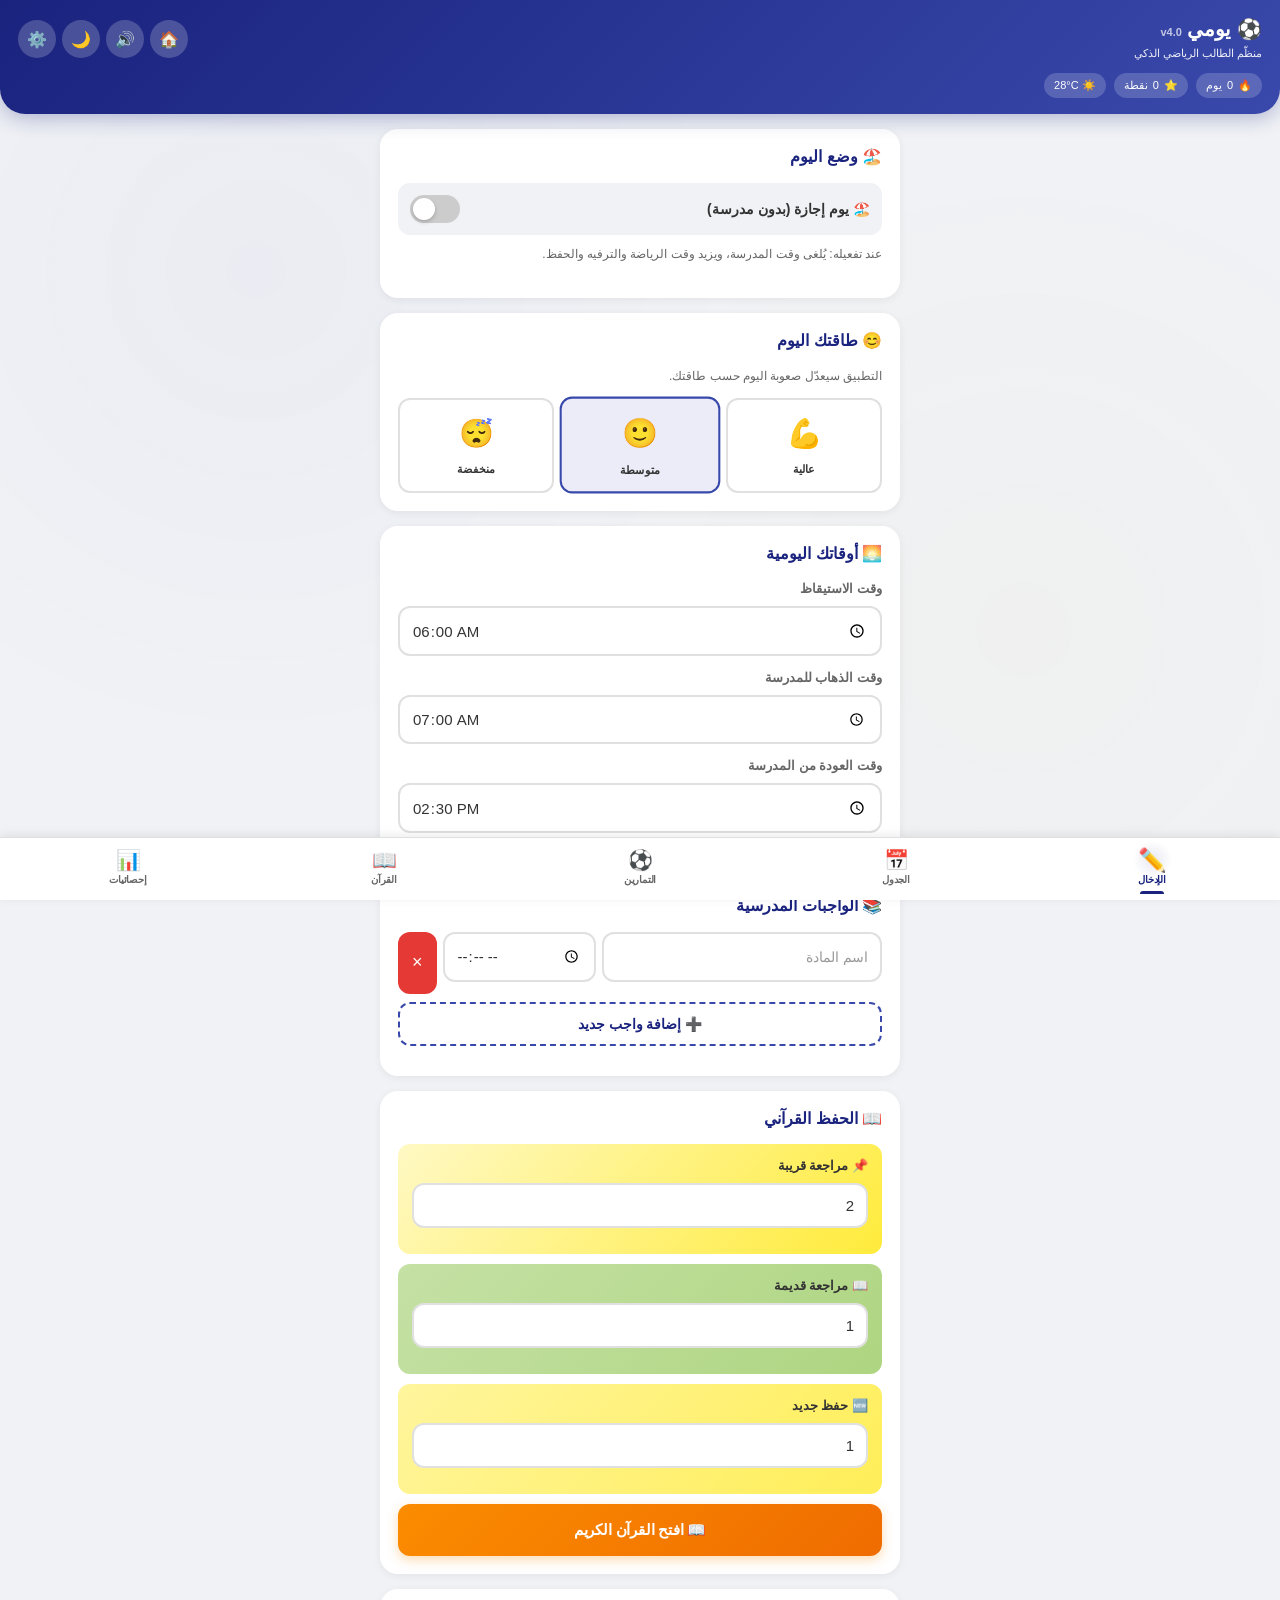
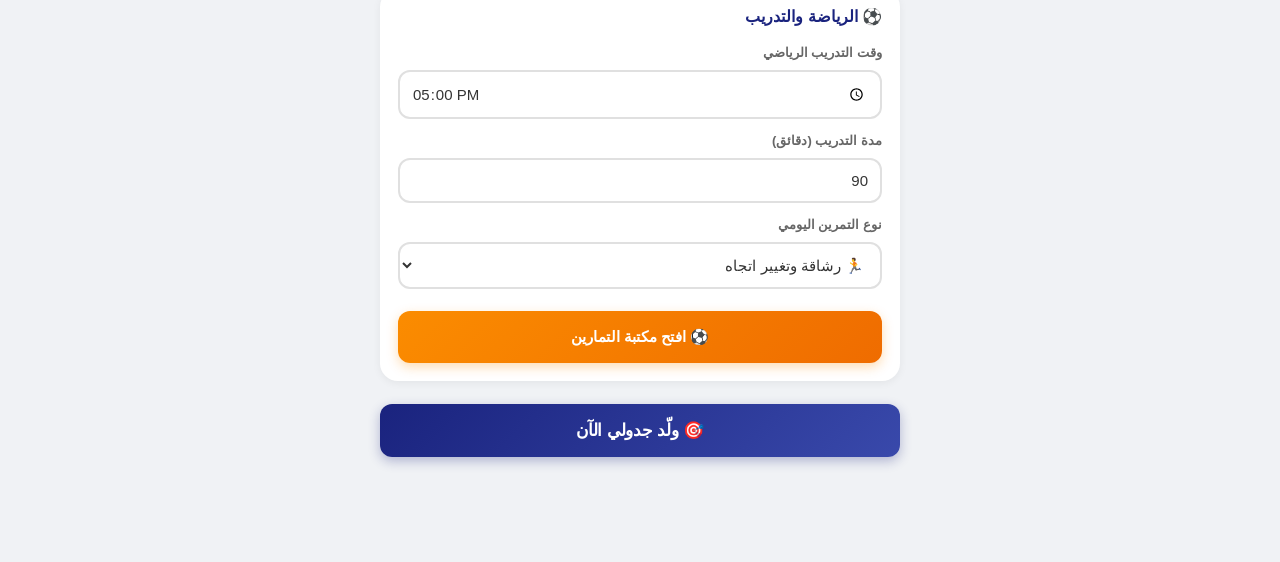
<file: html/app.html>
<!DOCTYPE html>
<html lang="ar" dir="rtl">
<head>
<meta charset="UTF-8">
<meta name="viewport" content="width=device-width, initial-scale=1.0, maximum-scale=5.0, user-scalable=yes">
<meta name="theme-color" content="#1a237e">
<meta name="description" content="يومي - تطبيق تنظيم الوقت للطالب الرياضي">
<meta name="apple-mobile-web-app-capable" content="yes">
<meta name="apple-mobile-web-app-status-bar-style" content="black-translucent">
<meta name="apple-mobile-web-app-title" content="يومي">

<link rel="icon" type="image/x-icon" href="../assets/favicon.ico">
<link rel="icon" type="image/png" sizes="32x32" href="../assets/favicon-32x32.png">
<link rel="apple-touch-icon" sizes="180x180" href="../assets/apple-touch-icon.png">
<link rel="icon" type="image/svg+xml" href="../assets/icon.svg">
<link rel="manifest" href="../assets/site.webmanifest">

<link rel="stylesheet" href="../css/styles.css">
<link rel="stylesheet" href="../css/app.css">

<title>⚽ يومي - التطبيق</title>
</head>
<body class="app-mode">

<!-- ============================================
     APP HEADER
============================================ -->
<header class="app-header">
  <div class="header-top">
    <div>
      <h1>⚽ يومي <span style="font-size:11px; opacity:0.7;">v4.0</span></h1>
      <p>منظّم الطالب الرياضي الذكي</p>
    </div>
    <div class="header-actions">
      <a href="../index.html" class="icon-btn" title="الرئيسية">🏠</a>
      <button class="icon-btn" onclick="toggleSound()" id="soundBtn" title="الصوت">🔊</button>
      <button class="icon-btn" onclick="toggleDarkMode()" id="darkBtn" title="الوضع الليلي">🌙</button>
      <button class="icon-btn" onclick="showSettings()" title="الإعدادات">⚙️</button>
    </div>
  </div>
  <div class="info-bar">
    <div class="info-chip" id="streakBadge">🔥 <span id="streakDays">0</span> يوم</div>
    <div class="info-chip" id="pointsBadge">⭐ <span id="pointsValue">0</span> نقطة</div>
    <div class="info-chip hidden" id="weekendBadge">🏖️ يوم إجازة</div>
    <div class="info-chip hidden" id="weatherChip">🌤️ جاري التحميل...</div>
  </div>
</header>

<div class="container">

  <!-- ============================================
       SCREEN 1: INPUT
  ============================================ -->
  <div id="inputScreen">

    <!-- User Profile Summary -->
    <div class="user-profile" id="userProfileCard" style="display: none;">
      <div class="user-avatar">👦</div>
      <div class="user-info">
        <div class="user-name">أهلاً بطل!</div>
        <div class="user-details">13 سنة</div>
      </div>
      <a href="information.html" style="color: white; text-decoration: none; font-size: 20px;" title="تعديل البيانات">✏️</a>
    </div>

    <!-- Weekend Mode -->
    <div class="card">
      <h2><div class="title-text">🏖️ وضع اليوم</div></h2>
      <div class="toggle-row">
        <div class="toggle-label">🏖️ يوم إجازة (بدون مدرسة)</div>
        <div class="toggle" id="weekendToggle" onclick="toggleWeekend()"></div>
      </div>
      <p style="font-size: 12px; color: var(--text-light); margin-top: 5px;">
        عند تفعيله: يُلغى وقت المدرسة، ويزيد وقت الرياضة والترفيه والحفظ.
      </p>
    </div>

    <!-- Mood -->
    <div class="card">
      <h2><div class="title-text">😊 طاقتك اليوم</div></h2>
      <p style="font-size: 12px; color: var(--text-light); margin-bottom: 12px;">
        التطبيق سيعدّل صعوبة اليوم حسب طاقتك.
      </p>
      <div class="mood-selector">
        <div class="mood-option" data-mood="high" onclick="selectMood('high')">
          <span class="mood-emoji">💪</span>
          <div class="mood-text">عالية</div>
        </div>
        <div class="mood-option selected" data-mood="medium" onclick="selectMood('medium')">
          <span class="mood-emoji">🙂</span>
          <div class="mood-text">متوسطة</div>
        </div>
        <div class="mood-option" data-mood="low" onclick="selectMood('low')">
          <span class="mood-emoji">😴</span>
          <div class="mood-text">منخفضة</div>
        </div>
      </div>
    </div>

    <!-- Times -->
    <div class="card">
      <h2><div class="title-text">🌅 أوقاتك اليومية</div></h2>
      <label>وقت الاستيقاظ</label>
      <input type="time" id="wakeUp" value="06:00">

      <div id="schoolFields">
        <label>وقت الذهاب للمدرسة</label>
        <input type="time" id="schoolStart" value="07:00">

        <label>وقت العودة من المدرسة</label>
        <input type="time" id="schoolEnd" value="14:30">
      </div>
    </div>

    <!-- Homework -->
    <div class="card">
      <h2><div class="title-text">📚 الواجبات المدرسية</div></h2>
      <div id="homeworkList"></div>
      <button class="add-hw" onclick="addHomework()">➕ إضافة واجب جديد</button>
    </div>

    <!-- Quran -->
    <div class="card">
      <h2><div class="title-text">📖 الحفظ القرآني</div></h2>

      <div class="quran-section">
        <h4>📌 مراجعة قريبة</h4>
        <input type="number" id="quranRecent" value="2" min="0" max="20">
      </div>

      <div class="quran-section" style="background: linear-gradient(135deg, #c5e1a5, #aed581);">
        <h4>📖 مراجعة قديمة</h4>
        <input type="number" id="quranOld" value="1" min="0" max="20">
      </div>

      <div class="quran-section" style="background: linear-gradient(135deg, #fff59d, #ffee58);">
        <h4>🆕 حفظ جديد</h4>
        <input type="number" id="quranNew" value="1" min="0" max="10">
      </div>

      <a href="quran.html" class="btn btn-secondary" style="margin-top: 10px; text-decoration: none; display: block; text-align: center;">
        📖 افتح القرآن الكريم
      </a>
    </div>

    <!-- Sports -->
    <div class="card">
      <h2><div class="title-text">⚽ الرياضة والتدريب</div></h2>

      <label>وقت التدريب الرياضي</label>
      <input type="time" id="trainingTime" value="17:00">

      <label>مدة التدريب (دقائق)</label>
      <input type="number" id="trainingDuration" value="90" min="30" max="180">

      <label>نوع التمرين اليومي</label>
      <select id="trainingType">
        <option value="agility">🏃 رشاقة وتغيير اتجاه</option>
        <option value="jump">🦘 قفز ورأسيات</option>
        <option value="fitness">💪 لياقة بدنية</option>
        <option value="defense">🛡️ تمركز دفاعي</option>
        <option value="rest">😌 راحة واستشفاء</option>
      </select>

      <a href="workouts.html" class="btn btn-secondary" style="margin-top: 10px; text-decoration: none; display: block; text-align: center;">
        ⚽ افتح مكتبة التمارين
      </a>
    </div>

    <!-- Generate Button -->
    <button class="btn btn-large" onclick="generateSchedule()">
      🎯 ولّد جدولي الآن
    </button>

  </div>

  <!-- ============================================
       SCREEN 2: SCHEDULE
  ============================================ -->
  <div id="scheduleScreen" class="hidden">

    <!-- Weather -->
    <div id="weatherCard"></div>

    <!-- Weekend Badge -->
    <div id="weekendScheduleBadge"></div>

    <!-- Tactical Tip -->
    <div id="tacticalTip"></div>

    <!-- Current Task -->
    <div id="currentTaskBanner"></div>

    <!-- Progress -->
    <div class="progress-container">
      <div class="progress-header">
        <span class="progress-label">📊 تقدم اليوم</span>
        <span class="progress-percent" id="progressPercent">0%</span>
      </div>
      <div class="progress-bar">
        <div class="progress-fill" id="progressFill" style="width: 0%"></div>
      </div>
      <div style="font-size: 11px; color: var(--text-light); margin-top: 8px; text-align: center;">
        <span id="completedCount">0</span> من <span id="totalCount">0</span> مهمة مكتملة
      </div>
    </div>

    <!-- Timeline -->
    <div class="timeline" id="timeline"></div>

    <!-- Actions -->
    <button class="ai-btn" onclick="emergencyAdjust()">
      🤖 تعديل طارئ (تأخرت / ظرف مفاجئ)
    </button>
    <button class="btn btn-secondary" onclick="backToInput()" style="margin-top: 10px;">
      🔄 تعديل البيانات
    </button>
    <button class="btn" onclick="resetDay()" style="margin-top: 10px;">
      🌅 بداية يوم جديد
    </button>

  </div>

  <!-- ============================================
       SCREEN 3: STATS
  ============================================ -->
  <div id="statsScreen" class="hidden">

    <!-- Quick Stats -->
    <div class="stats-grid">
      <div class="stat-card">
        <div class="stat-value" id="statStreak">0</div>
        <div class="stat-label">🔥 أيام متتالية</div>
      </div>
      <div class="stat-card">
        <div class="stat-value" id="statPoints">0</div>
        <div class="stat-label">⭐ نقاط</div>
      </div>
      <div class="stat-card">
        <div class="stat-value" id="statTasks">0</div>
        <div class="stat-label">✅ مهام مكتملة</div>
      </div>
      <div class="stat-card">
        <div class="stat-value" id="statQuran">0</div>
        <div class="stat-label">📖 صفحات قرآن</div>
      </div>
    </div>

    <!-- Badges -->
    <div class="card">
      <h2><div class="title-text">🏆 الإنجازات</div></h2>
      <div id="badgesContainer"></div>
    </div>

    <!-- Rewards -->
    <div class="card">
      <h2><div class="title-text">🎁 مكافآت عائلية</div></h2>
      <div id="rewardsList"></div>
      <button class="add-hw" onclick="addReward()" style="margin-top: 10px;">
        ➕ إضافة مكافأة
      </button>
    </div>

    <!-- Weekly Chart -->
    <div class="card">
      <h2><div class="title-text">📈 آخر 7 أيام</div></h2>
      <div id="weeklyChart" style="display: flex; align-items: flex-end; gap: 6px; height: 120px; padding: 10px 0;"></div>
    </div>

    <!-- Actions -->
    <button class="btn" onclick="shareProgress()" style="margin-bottom: 10px;">
      📤 مشاركة إنجازي
    </button>
    <button class="btn btn-danger" onclick="resetAllData()">
      🗑️ حذف كل البيانات
    </button>

  </div>

  <!-- ============================================
       SCREEN 4: DOWNLOAD
  ============================================ -->
  <div id="downloadScreen" class="hidden">

    <div class="card" style="text-align: center;">
      <div style="font-size: 60px; margin-bottom: 10px;">📱</div>
      <h2 style="justify-content: center;"><div class="title-text">تحميل التطبيق</div></h2>
      <p style="font-size: 14px; color: var(--text-light); margin-bottom: 20px; line-height: 1.6;">
        حمّل نسخة من التطبيق تشتغل على تليفونك أو كمبيوترك.
      </p>
    </div>

    <!-- Android -->
    <div class="card">
      <div style="display: flex; align-items: center; gap: 12px; margin-bottom: 12px;">
        <div style="font-size: 40px;">🤖</div>
        <div style="flex: 1;">
          <div style="font-size: 16px; font-weight: bold; color: var(--primary);">Android</div>
          <div style="font-size: 12px; color: var(--text-light);">يعمل على كل أجهزة أندرويد</div>
        </div>
      </div>
      <a href="../download/Android/yawmi.apk" download="yawmi.apk" class="btn btn-success" style="text-decoration: none; display: block; text-align: center;">
        ⬇️ تحميل APK
      </a>
      <p style="font-size: 12px; color: var(--text-light); margin-top: 10px; text-align: center;">
        الحجم: ~5 MB · بدون إعلانات
      </p>
    </div>

    <!-- Windows -->
    <div class="card">
      <div style="display: flex; align-items: center; gap: 12px; margin-bottom: 12px;">
        <div style="font-size: 40px;">💻</div>
        <div style="flex: 1;">
          <div style="font-size: 16px; font-weight: bold; color: var(--primary);">Windows</div>
          <div style="font-size: 12px; color: var(--text-light);">Windows 10/11</div>
        </div>
      </div>
      <a href="../download/pc/app/app.hta" download="app.hta" class="btn" style="text-decoration: none; display: block; text-align: center;">
        ⬇️ تحميل HTA
      </a>
    </div>

    <!-- Instructions -->
    <div class="card">
      <h2><div class="title-text">📖 طريقة التثبيت</div></h2>

      <div style="margin-bottom: 15px;">
        <div style="font-size: 14px; font-weight: bold; color: var(--primary); margin-bottom: 8px;">
          🤖 على أندرويد:
        </div>
        <ol style="font-size: 13px; color: var(--text-light); line-height: 1.8; padding-right: 25px;">
          <li>حمّل ملف <strong>yawmi.apk</strong></li>
          <li>افتح الملف من <strong>مدير الملفات</strong></li>
          <li>اسمح بـ <strong>"تثبيت من مصادر غير معروفة"</strong></li>
          <li>اضغط <strong>تثبيت</strong></li>
          <li>افتح التطبيق واستمتع 🎉</li>
        </ol>
      </div>

      <div>
        <div style="font-size: 14px; font-weight: bold; color: var(--primary); margin-bottom: 8px;">
          💻 على ويندوز:
        </div>
        <ol style="font-size: 13px; color: var(--text-light); line-height: 1.8; padding-right: 25px;">
          <li>حمّل ملف <strong>app.hta</strong></li>
          <li>دوس عليه مرتين</li>
          <li>هيفتح كتطبيق عادي 🎉</li>
        </ol>
      </div>
    </div>

  </div>

</div>

<!-- ============================================
     BOTTOM NAV
============================================ -->
<nav class="bottom-nav">
  <div class="nav-item active" onclick="switchTab('input')" id="navInput">
    <span class="nav-icon">✏️</span><span>الإدخال</span>
  </div>
  <div class="nav-item" onclick="switchTab('schedule')" id="navSchedule">
    <span class="nav-icon">📅</span><span>الجدول</span>
  </div>
  <div class="nav-item" onclick="goTo('workouts.html')" id="navWorkout">
    <span class="nav-icon">⚽</span><span>التمارين</span>
  </div>
  <div class="nav-item" onclick="goTo('quran.html')" id="navQuran">
    <span class="nav-icon">📖</span><span>القرآن</span>
  </div>
  <div class="nav-item" onclick="switchTab('stats')" id="navStats">
    <span class="nav-icon">📊</span><span>إحصائيات</span>
  </div>
</nav>

<!-- ============================================
     POMODORO OVERLAY
============================================ -->
<div class="pomodoro-overlay" id="pomodoroOverlay">
  <div class="pomodoro-box">
    <div class="pomodoro-mode" id="pomodoroMode">🍅 وقت التركيز</div>
    <div class="pomodoro-ring">
      <svg width="220" height="220">
        <circle class="bg-circle" cx="110" cy="110" r="100"></circle>
        <circle class="progress-circle" cx="110" cy="110" r="100" id="pomodoroCircle"></circle>
      </svg>
      <div class="pomodoro-time-inner" id="pomodoroTime">25:00</div>
    </div>
    <div class="pomodoro-controls">
      <button class="btn btn-small" onclick="togglePomodoro()" id="pomodoroToggleBtn">⏸️ إيقاف</button>
      <button class="btn btn-small btn-danger" onclick="closePomodoro()">✖️ إغلاق</button>
    </div>
    <div class="sound-selector">
      <button class="sound-btn active" onclick="selectSound('none', this)">🔇 صامت</button>
      <button class="sound-btn" onclick="selectSound('rain', this)">🌧️ مطر</button>
      <button class="sound-btn" onclick="selectSound('forest', this)">🌲 غابة</button>
      <button class="sound-btn" onclick="selectSound('waves', this)">🌊 أمواج</button>
    </div>
  </div>
</div>

<!-- ============================================
     MODAL
============================================ -->
<div class="modal-overlay" id="modalOverlay">
  <div class="modal">
    <div class="modal-icon" id="modalIcon">🎉</div>
    <h3 id="modalTitle"></h3>
    <p id="modalText"></p>
    <div id="modalContent"></div>
    <button class="btn" onclick="closeModal()">حسناً</button>
  </div>
</div>

<!-- ============================================
     NOTIFICATION BANNER
============================================ -->
<div class="notif-banner" id="notifBanner">
  <div class="notif-title" id="notifTitle"></div>
  <div class="notif-body" id="notifBody"></div>
</div>

<!-- ============================================
     TOAST
============================================ -->
<div class="toast" id="toast"></div>

<!-- ============================================
     SCRIPTS
============================================ -->
<script src="../js/local.js"></script>
<script src="../js/app.js"></script>
<script>
/* ============================================
   APP PAGE INIT - EXTRA
============================================ */

// دالة التحويل بين الصفحات
function goTo(url) {
  console.log('🔗 فتح:', url);
  window.location.href = url;
}

// Init
document.addEventListener('DOMContentLoaded', function() {
  console.log('⚽ يومي v4.0 - App Page Loaded');
  console.log('📍 Current page:', window.location.pathname);
});

console.log('✅ App Page Ready');
</script>

</body>
</html>
</file>
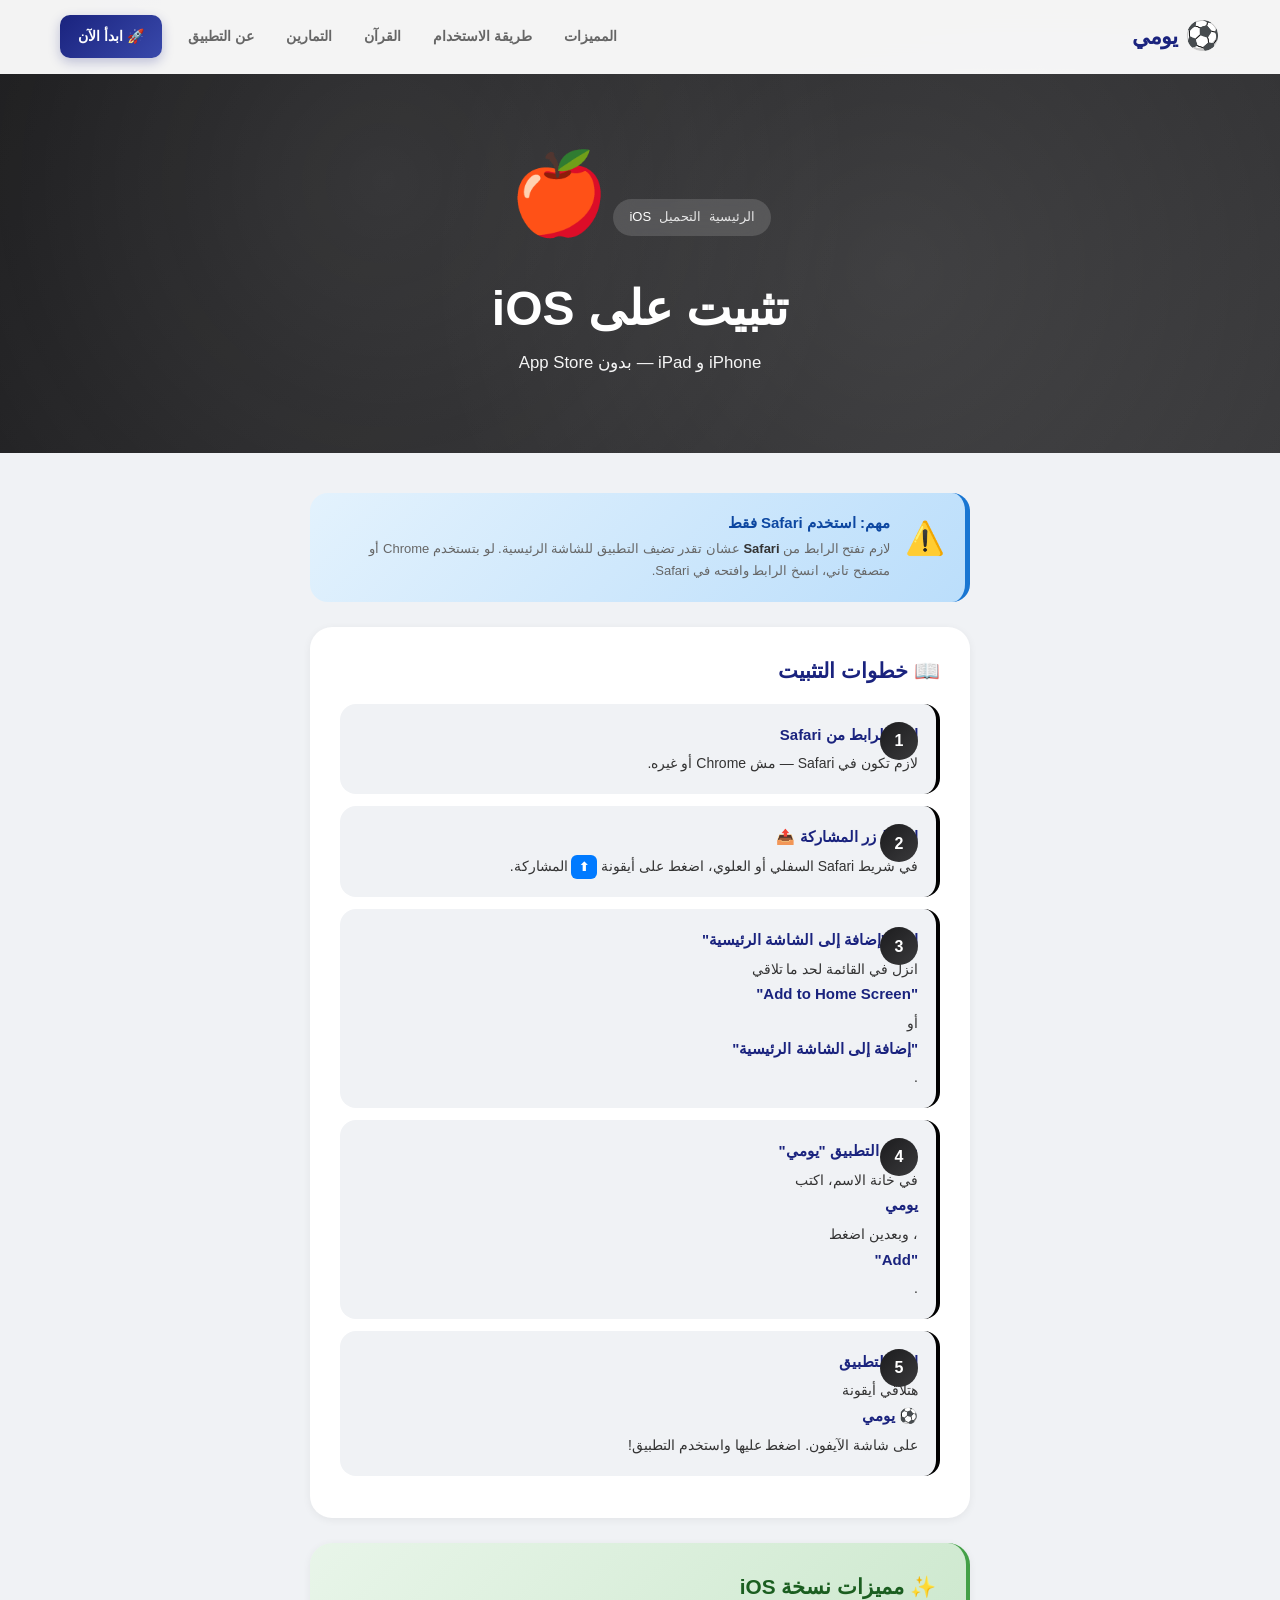
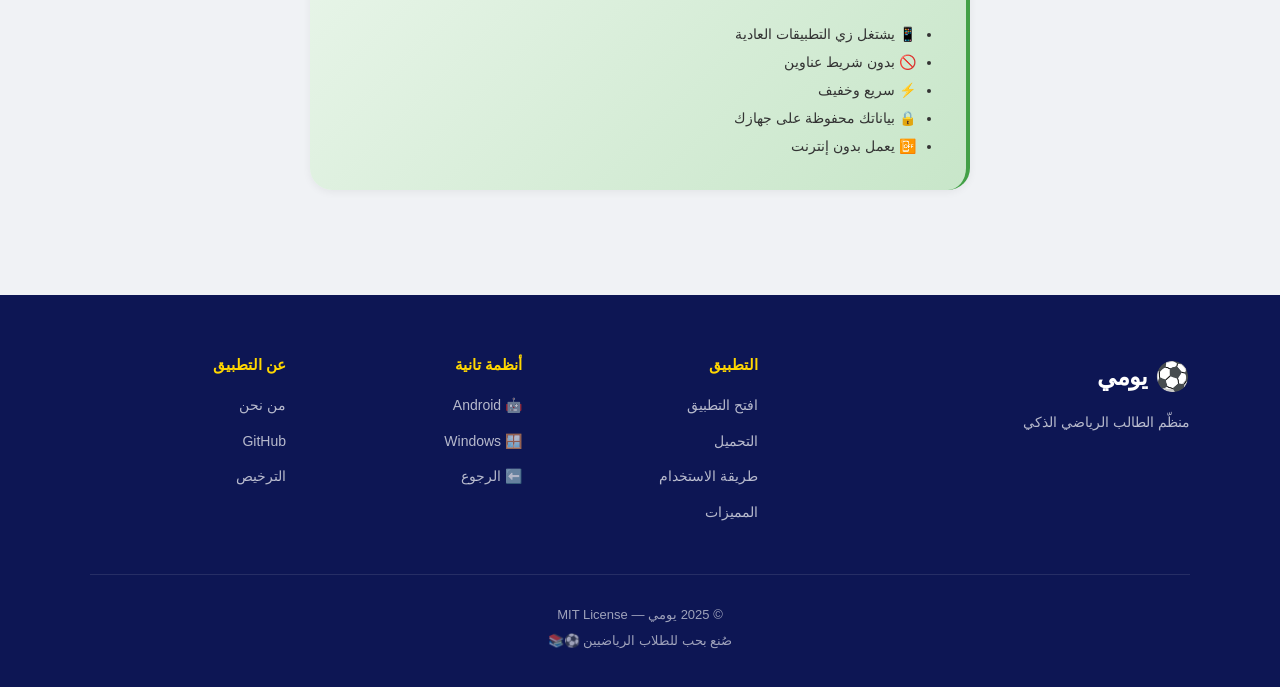
<file: html/download-android.html>
<!DOCTYPE html>
<html lang="ar" dir="rtl">
<head>
<meta charset="UTF-8">
<meta name="viewport" content="width=device-width, initial-scale=1.0, maximum-scale=5.0">
<meta name="theme-color" content="#000">
<meta name="description" content="تثبيت تطبيق يومي على iPhone و iPad">
<meta name="author" content="Hazem">

<link rel="icon" type="image/x-icon" href="../assets/favicon.ico">
<link rel="icon" type="image/svg+xml" href="../assets/icon.svg">
<link rel="apple-touch-icon" href="../assets/apple-touch-icon.png">

<link rel="stylesheet" href="../css/styles.css">
<link rel="stylesheet" href="../css/index.css">

<title>🍎 تثبيت على iOS - يومي</title>

<style>
  .page-hero {
    background: linear-gradient(135deg, #1c1c1e, #3a3a3c);
    color: white;
    padding: 130px 20px 60px;
    text-align: center;
    position: relative;
    overflow: hidden;
    margin-bottom: 40px;
  }

  .page-hero::before {
    content: '';
    position: absolute;
    inset: 0;
    background-image:
      radial-gradient(circle at 30% 40%, rgba(255,255,255,0.08) 0%, transparent 50%),
      radial-gradient(circle at 70% 60%, rgba(255,255,255,0.08) 0%, transparent 50%);
  }

  .page-hero-content {
    position: relative;
    z-index: 1;
  }

  .page-hero-icon {
    font-size: 80px;
    margin-bottom: 20px;
    display: inline-block;
    animation: bounce 2s infinite;
  }

  .page-hero h1 {
    font-size: clamp(2rem, 5vw, 3rem);
    color: white;
    font-weight: 900;
    margin-bottom: 10px;
  }

  .page-hero p {
    color: white;
    opacity: 0.95;
    font-size: 1.05rem;
  }

  .breadcrumb {
    display: inline-flex;
    gap: 8px;
    align-items: center;
    background: rgba(255,255,255,0.15);
    padding: 8px 16px;
    border-radius: 20px;
    font-size: 13px;
    margin-bottom: 20px;
    backdrop-filter: blur(10px);
  }

  .breadcrumb a {
    color: white;
    text-decoration: none;
    opacity: 0.85;
  }

  .breadcrumb span:not(:last-child)::after {
    content: '›';
    margin-right: 8px;
    opacity: 0.6;
  }

  .container-download {
    max-width: 700px;
    margin: 0 auto;
    padding: 0 20px 80px;
  }

  .warning-box {
    background: linear-gradient(135deg, #e3f2fd, #bbdefb);
    border-radius: 18px;
    padding: 20px;
    margin-bottom: 25px;
    display: flex;
    gap: 15px;
    align-items: flex-start;
    border-right: 5px solid #1976d2;
    color: #333;
  }

  body.dark .warning-box {
    background: linear-gradient(135deg, #0d47a1, #0a3d7a);
    color: white;
  }

  .warning-box-icon {
    font-size: 32px;
    flex-shrink: 0;
  }

  .warning-box-content h3 {
    font-size: 15px;
    font-weight: 800;
    margin-bottom: 5px;
    color: #0d47a1;
  }

  body.dark .warning-box-content h3 {
    color: #42a5f5;
  }

  .warning-box-content p {
    font-size: 13px;
    line-height: 1.7;
    margin: 0;
  }

  .steps-card {
    background: var(--card);
    border-radius: 22px;
    padding: 30px;
    margin-bottom: 25px;
    box-shadow: var(--shadow-sm);
  }

  .steps-card h2 {
    font-size: 1.3rem;
    color: var(--primary);
    margin-bottom: 20px;
    font-weight: 800;
    display: flex;
    align-items: center;
    gap: 10px;
  }

  body.dark .steps-card h2 {
    color: var(--primary-lighter);
  }

  .steps-list {
    list-style: none;
    padding: 0;
    counter-reset: step-counter;
  }

  .steps-list li {
    counter-increment: step-counter;
    padding: 18px 18px 18px 70px;
    margin-bottom: 12px;
    background: var(--bg);
    border-radius: 16px;
    position: relative;
    font-size: 14px;
    color: var(--text);
    line-height: 1.7;
    border-right: 4px solid #000;
  }

  .steps-list li::before {
    content: counter(step-counter);
    position: absolute;
    right: 18px;
    top: 18px;
    width: 38px;
    height: 38px;
    background: linear-gradient(135deg, #1c1c1e, #3a3a3c);
    color: white;
    border-radius: 50%;
    display: flex;
    align-items: center;
    justify-content: center;
    font-weight: 900;
    font-size: 16px;
  }

  .steps-list li strong {
    color: var(--primary);
    display: block;
    margin-bottom: 5px;
    font-size: 15px;
  }

  body.dark .steps-list li strong {
    color: var(--primary-lighter);
  }

  .share-icon {
    display: inline-block;
    background: #007aff;
    color: white;
    padding: 2px 8px;
    border-radius: 6px;
    font-size: 12px;
    font-weight: bold;
  }

  @media (max-width: 768px) {
    .page-hero {
      padding: 110px 15px 50px;
    }

    .container-download {
      padding: 0 12px 60px;
    }

    .steps-card {
      padding: 22px 18px;
    }

    .steps-card h2 {
      font-size: 1.15rem;
    }

    .steps-list li {
      padding: 14px 14px 14px 60px;
      font-size: 13px;
    }

    .steps-list li::before {
      width: 32px;
      height: 32px;
      font-size: 14px;
      right: 14px;
      top: 14px;
    }
  }
</style>
</head>
<body>

<nav class="navbar" id="navbar">
  <div class="nav-container">
    <a href="../index.html" class="nav-brand">
      <span class="brand-icon">⚽</span>
      <span class="brand-text">يومي</span>
    </a>
    <button class="nav-toggle" onclick="toggleNavMenu()" aria-label="القائمة">
      <span></span><span></span><span></span>
    </button>
    <ul class="nav-links" id="navLinks">
      <li><a href="features.html">المميزات</a></li>
      <li><a href="how_to_use.html">طريقة الاستخدام</a></li>
      <li><a href="quran.html">القرآن</a></li>
      <li><a href="workouts.html">التمارين</a></li>
      <li><a href="about.html">عن التطبيق</a></li>
      <li class="nav-cta"><a href="information.html">🚀 ابدأ الآن</a></li>
    </ul>
  </div>
</nav>

<section class="page-hero">
  <div class="page-hero-content">
    <div class="breadcrumb">
      <a href="../index.html">الرئيسية</a>
      <a href="download.html">التحميل</a>
      <span>iOS</span>
    </div>
    <div class="page-hero-icon">🍎</div>
    <h1>تثبيت على iOS</h1>
    <p>iPhone و iPad — بدون App Store</p>
  </div>
</section>

<div class="container-download">

  <div class="warning-box">
    <span class="warning-box-icon">⚠️</span>
    <div class="warning-box-content">
      <h3>مهم: استخدم Safari فقط</h3>
      <p>
        لازم تفتح الرابط من <strong>Safari</strong> عشان تقدر تضيف التطبيق للشاشة الرئيسية. 
        لو بتستخدم Chrome أو متصفح تاني، انسخ الرابط وافتحه في Safari.
      </p>
    </div>
  </div>

  <div class="steps-card">
    <h2>📖 خطوات التثبيت</h2>

    <ol class="steps-list">
      <li>
        <strong>افتح الرابط من Safari</strong>
        لازم تكون في Safari — مش Chrome أو غيره.
      </li>

      <li>
        <strong>اضغط زر المشاركة 📤</strong>
        في شريط Safari السفلي أو العلوي، اضغط على أيقونة <span class="share-icon">⬆</span> المشاركة.
      </li>

      <li>
        <strong>اختر "إضافة إلى الشاشة الرئيسية"</strong>
        انزل في القائمة لحد ما تلاقي <strong>"Add to Home Screen"</strong> أو <strong>"إضافة إلى الشاشة الرئيسية"</strong>.
      </li>

      <li>
        <strong>سمّي التطبيق "يومي"</strong>
        في خانة الاسم، اكتب <strong>يومي</strong>، وبعدين اضغط <strong>"Add"</strong>.
      </li>

      <li>
        <strong>افتح التطبيق</strong>
        هتلاقي أيقونة <strong>⚽ يومي</strong> على شاشة الآيفون. اضغط عليها واستخدم التطبيق!
      </li>
    </ol>
  </div>

  <div class="steps-card" style="background: linear-gradient(135deg, #e8f5e9, #c8e6c9); border-right: 4px solid #43a047;">
    <h2 style="color: #1b5e20;">✨ مميزات نسخة iOS</h2>
    <ul style="font-size: 14px; line-height: 2; color: #333; padding-right: 20px; margin: 0;">
      <li>📱 يشتغل زي التطبيقات العادية</li>
      <li>🚫 بدون شريط عناوين</li>
      <li>⚡ سريع وخفيف</li>
      <li>🔒 بياناتك محفوظة على جهازك</li>
      <li>📴 يعمل بدون إنترنت</li>
    </ul>
  </div>

</div>

<footer class="footer">
  <div class="footer-container">
    <div class="footer-col">
      <div class="footer-brand">
        <span class="brand-icon">⚽</span>
        <span class="brand-text">يومي</span>
      </div>
      <p class="footer-desc">منظّم الطالب الرياضي الذكي</p>
    </div>
    <div class="footer-col">
      <h4>التطبيق</h4>
      <ul>
        <li><a href="app.html">افتح التطبيق</a></li>
        <li><a href="download.html">التحميل</a></li>
        <li><a href="how_to_use.html">طريقة الاستخدام</a></li>
        <li><a href="features.html">المميزات</a></li>
      </ul>
    </div>
    <div class="footer-col">
      <h4>أنظمة تانية</h4>
      <ul>
        <li><a href="download-android.html">🤖 Android</a></li>
        <li><a href="download-pc.html">🪟 Windows</a></li>
        <li><a href="download.html">⬅️ الرجوع</a></li>
      </ul>
    </div>
    <div class="footer-col">
      <h4>عن التطبيق</h4>
      <ul>
        <li><a href="about.html">من نحن</a></li>
        <li><a href="github.html">GitHub</a></li>
        <li><a href="about.html#license">الترخيص</a></li>
      </ul>
    </div>
  </div>
  <div class="footer-bottom">
    <p>© 2025 يومي — MIT License</p>
    <p>صُنع بحب للطلاب الرياضيين ⚽📚</p>
  </div>
</footer>

<script>
function toggleNavMenu() {
  var links = document.getElementById('navLinks');
  var toggle = document.querySelector('.nav-toggle');
  links.classList.toggle('active');
  toggle.classList.toggle('active');
}

document.querySelectorAll('.nav-links a').forEach(function(link) {
  link.addEventListener('click', function() {
    document.getElementById('navLinks').classList.remove('active');
    document.querySelector('.nav-toggle').classList.remove('active');
  });
});

window.addEventListener('scroll', function() {
  var navbar = document.getElementById('navbar');
  if (window.pageYOffset > 50) {
    navbar.classList.add('scrolled');
  } else {
    navbar.classList.remove('scrolled');
  }
});

try {
  var saved = JSON.parse(localStorage.getItem('yawmi_yawmi_v4') || '{}');
  if (saved.darkMode) {
    document.body.classList.add('dark');
  }
} catch (e) {}

console.log('🍎 iOS Download Page Loaded');
</script>

</body>
</html>
</file>
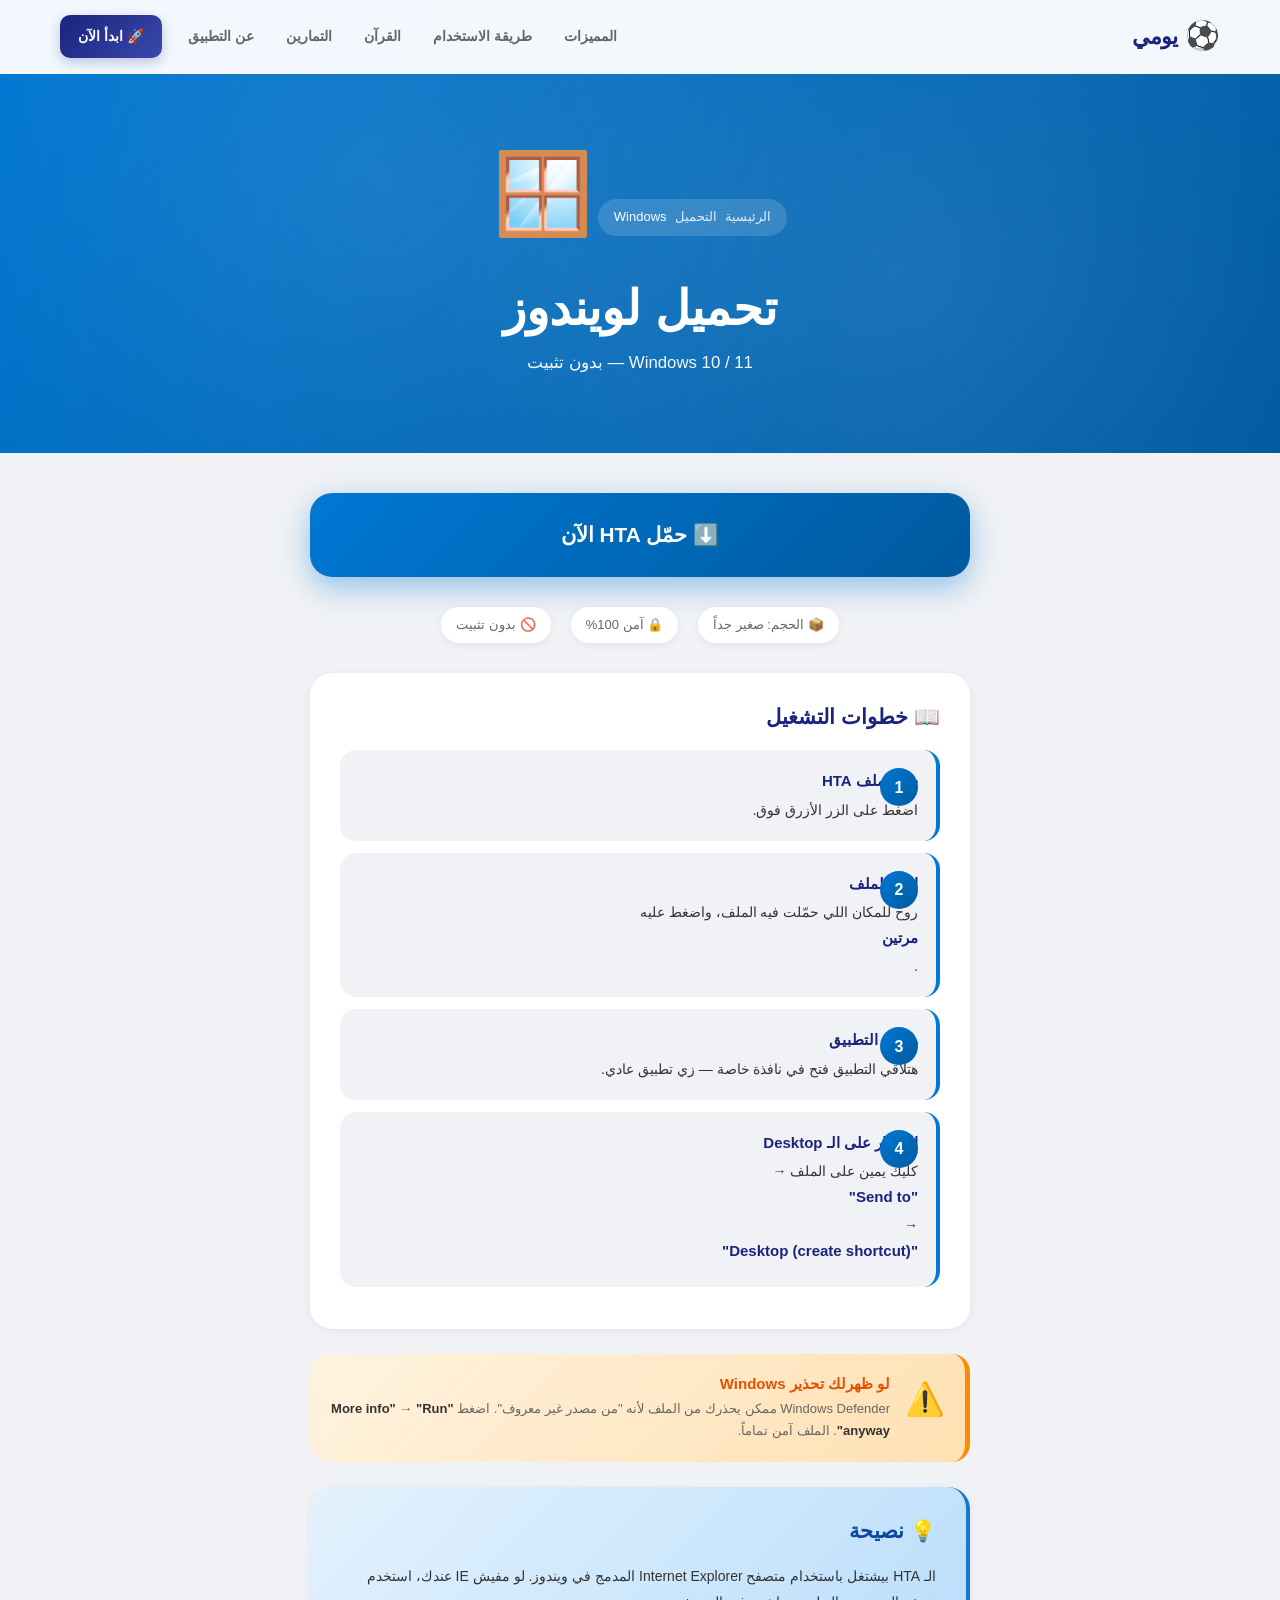
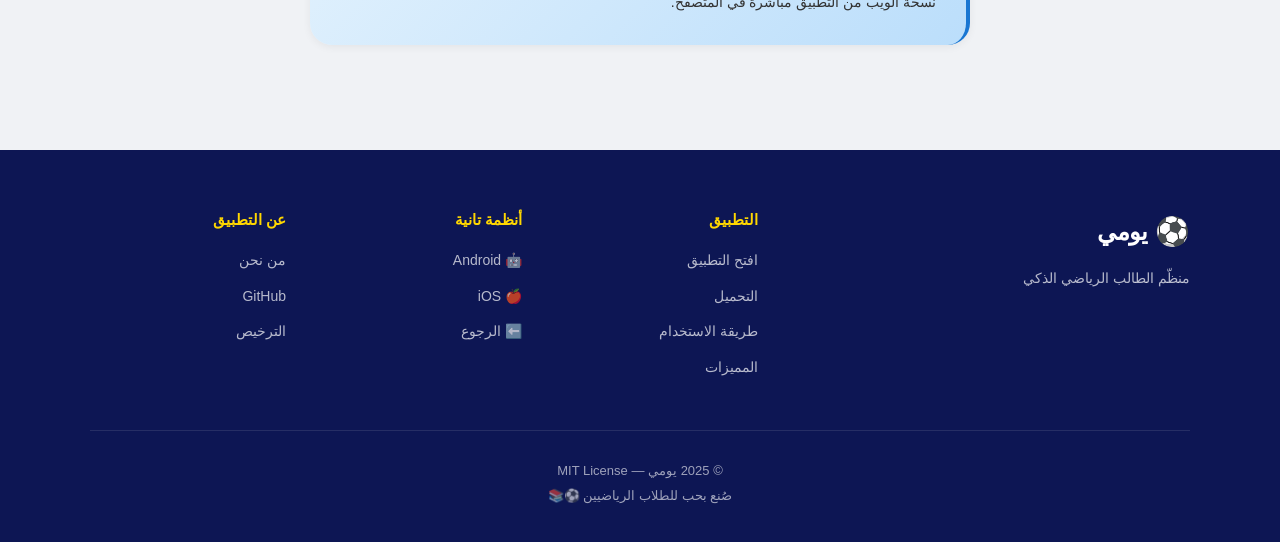
<file: html/download-pc.html>
<!DOCTYPE html>
<html lang="ar" dir="rtl">
<head>
<meta charset="UTF-8">
<meta name="viewport" content="width=device-width, initial-scale=1.0, maximum-scale=5.0">
<meta name="theme-color" content="#0078d4">
<meta name="description" content="تحميل تطبيق يومي على Windows">
<meta name="author" content="Hazem">

<link rel="icon" type="image/x-icon" href="../assets/favicon.ico">
<link rel="icon" type="image/svg+xml" href="../assets/icon.svg">

<link rel="stylesheet" href="../css/styles.css">
<link rel="stylesheet" href="../css/index.css">

<title>🪟 تحميل لويندوز - يومي</title>

<style>
  .page-hero {
    background: linear-gradient(135deg, #0078d4, #005a9e);
    color: white;
    padding: 130px 20px 60px;
    text-align: center;
    position: relative;
    overflow: hidden;
    margin-bottom: 40px;
  }

  .page-hero::before {
    content: '';
    position: absolute;
    inset: 0;
    background-image:
      radial-gradient(circle at 30% 40%, rgba(255,255,255,0.1) 0%, transparent 50%),
      radial-gradient(circle at 70% 60%, rgba(255,255,255,0.1) 0%, transparent 50%);
  }

  .page-hero-content {
    position: relative;
    z-index: 1;
  }

  .page-hero-icon {
    font-size: 80px;
    margin-bottom: 20px;
    display: inline-block;
    animation: bounce 2s infinite;
  }

  .page-hero h1 {
    font-size: clamp(2rem, 5vw, 3rem);
    color: white;
    font-weight: 900;
    margin-bottom: 10px;
  }

  .page-hero p {
    color: white;
    opacity: 0.95;
    font-size: 1.05rem;
  }

  .breadcrumb {
    display: inline-flex;
    gap: 8px;
    align-items: center;
    background: rgba(255,255,255,0.15);
    padding: 8px 16px;
    border-radius: 20px;
    font-size: 13px;
    margin-bottom: 20px;
    backdrop-filter: blur(10px);
  }

  .breadcrumb a {
    color: white;
    text-decoration: none;
    opacity: 0.85;
  }

  .breadcrumb span:not(:last-child)::after {
    content: '›';
    margin-right: 8px;
    opacity: 0.6;
  }

  .container-download {
    max-width: 700px;
    margin: 0 auto;
    padding: 0 20px 80px;
  }

  .download-big-btn {
    display: block;
    background: linear-gradient(135deg, #0078d4, #005a9e);
    color: white;
    padding: 25px 30px;
    border-radius: 22px;
    text-decoration: none;
    text-align: center;
    font-size: 1.3rem;
    font-weight: 900;
    margin-bottom: 30px;
    box-shadow: 0 10px 30px rgba(0,120,212,0.4);
    transition: all 0.3s ease;
  }

  .download-big-btn:hover {
    transform: translateY(-5px);
    box-shadow: 0 15px 40px rgba(0,120,212,0.5);
  }

  .file-info {
    display: flex;
    justify-content: center;
    gap: 20px;
    flex-wrap: wrap;
    margin-bottom: 30px;
    font-size: 13px;
    color: var(--text-light);
  }

  .file-info span {
    display: inline-flex;
    align-items: center;
    gap: 5px;
    background: var(--card);
    padding: 8px 15px;
    border-radius: 20px;
    box-shadow: var(--shadow-sm);
  }

  .steps-card {
    background: var(--card);
    border-radius: 22px;
    padding: 30px;
    margin-bottom: 25px;
    box-shadow: var(--shadow-sm);
  }

  .steps-card h2 {
    font-size: 1.3rem;
    color: var(--primary);
    margin-bottom: 20px;
    font-weight: 800;
    display: flex;
    align-items: center;
    gap: 10px;
  }

  body.dark .steps-card h2 {
    color: var(--primary-lighter);
  }

  .steps-list {
    list-style: none;
    padding: 0;
    counter-reset: step-counter;
  }

  .steps-list li {
    counter-increment: step-counter;
    padding: 18px 18px 18px 70px;
    margin-bottom: 12px;
    background: var(--bg);
    border-radius: 16px;
    position: relative;
    font-size: 14px;
    color: var(--text);
    line-height: 1.7;
    border-right: 4px solid #0078d4;
  }

  .steps-list li::before {
    content: counter(step-counter);
    position: absolute;
    right: 18px;
    top: 18px;
    width: 38px;
    height: 38px;
    background: linear-gradient(135deg, #0078d4, #005a9e);
    color: white;
    border-radius: 50%;
    display: flex;
    align-items: center;
    justify-content: center;
    font-weight: 900;
    font-size: 16px;
  }

  .steps-list li strong {
    color: var(--primary);
    display: block;
    margin-bottom: 5px;
    font-size: 15px;
  }

  body.dark .steps-list li strong {
    color: var(--primary-lighter);
  }

  .warning-box {
    background: linear-gradient(135deg, #fff3e0, #ffe0b2);
    border-radius: 18px;
    padding: 20px;
    margin-bottom: 25px;
    display: flex;
    gap: 15px;
    align-items: flex-start;
    border-right: 5px solid #fb8c00;
    color: #333;
  }

  body.dark .warning-box {
    background: linear-gradient(135deg, #4a2800, #2a1800);
    color: #ffcc80;
  }

  .warning-box-icon {
    font-size: 32px;
    flex-shrink: 0;
  }

  .warning-box-content h3 {
    font-size: 15px;
    font-weight: 800;
    margin-bottom: 5px;
    color: #e65100;
  }

  .warning-box-content p {
    font-size: 13px;
    line-height: 1.7;
    margin: 0;
  }

  @media (max-width: 768px) {
    .page-hero {
      padding: 110px 15px 50px;
    }

    .container-download {
      padding: 0 12px 60px;
    }

    .download-big-btn {
      font-size: 1.1rem;
      padding: 20px;
    }

    .steps-card {
      padding: 22px 18px;
    }

    .steps-list li {
      padding: 14px 14px 14px 60px;
      font-size: 13px;
    }

    .steps-list li::before {
      width: 32px;
      height: 32px;
      font-size: 14px;
      right: 14px;
      top: 14px;
    }
  }
</style>
</head>
<body>

<nav class="navbar" id="navbar">
  <div class="nav-container">
    <a href="../index.html" class="nav-brand">
      <span class="brand-icon">⚽</span>
      <span class="brand-text">يومي</span>
    </a>
    <button class="nav-toggle" onclick="toggleNavMenu()" aria-label="القائمة">
      <span></span><span></span><span></span>
    </button>
    <ul class="nav-links" id="navLinks">
      <li><a href="features.html">المميزات</a></li>
      <li><a href="how_to_use.html">طريقة الاستخدام</a></li>
      <li><a href="quran.html">القرآن</a></li>
      <li><a href="workouts.html">التمارين</a></li>
      <li><a href="about.html">عن التطبيق</a></li>
      <li class="nav-cta"><a href="information.html">🚀 ابدأ الآن</a></li>
    </ul>
  </div>
</nav>

<section class="page-hero">
  <div class="page-hero-content">
    <div class="breadcrumb">
      <a href="../index.html">الرئيسية</a>
      <a href="download.html">التحميل</a>
      <span>Windows</span>
    </div>
    <div class="page-hero-icon">🪟</div>
    <h1>تحميل لويندوز</h1>
    <p>Windows 10 / 11 — بدون تثبيت</p>
  </div>
</section>

<div class="container-download">

  <a href="../download/pc/app/app.hta" download="app.hta" class="download-big-btn" id="downloadBtn">
    ⬇️ حمّل HTA الآن
  </a>

  <div class="file-info">
    <span>📦 الحجم: صغير جداً</span>
    <span>🔒 آمن 100%</span>
    <span>🚫 بدون تثبيت</span>
  </div>

  <div class="steps-card">
    <h2>📖 خطوات التشغيل</h2>

    <ol class="steps-list">
      <li>
        <strong>حمّل ملف HTA</strong>
        اضغط على الزر الأزرق فوق.
      </li>

      <li>
        <strong>افتح الملف</strong>
        روح للمكان اللي حمّلت فيه الملف، واضغط عليه <strong>مرتين</strong>.
      </li>

      <li>
        <strong>هيفتح التطبيق</strong>
        هتلاقي التطبيق فتح في نافذة خاصة — زي تطبيق عادي.
      </li>

      <li>
        <strong>اختصار على الـ Desktop</strong>
        كليك يمين على الملف → <strong>"Send to"</strong> → <strong>"Desktop (create shortcut)"</strong>
      </li>
    </ol>
  </div>

  <div class="warning-box">
    <span class="warning-box-icon">⚠️</span>
    <div class="warning-box-content">
      <h3>لو ظهرلك تحذير Windows</h3>
      <p>
        Windows Defender ممكن يحذرك من الملف لأنه "من مصدر غير معروف". 
        اضغط <strong>"More info"</strong> → <strong>"Run anyway"</strong>.
        الملف آمن تماماً.
      </p>
    </div>
  </div>

  <div class="steps-card" style="background: linear-gradient(135deg, #e3f2fd, #bbdefb); color: #333; border-right: 4px solid #1976d2;">
    <h2 style="color: #0d47a1;">💡 نصيحة</h2>
    <p style="font-size: 14px; line-height: 1.8; color: #333; margin: 0;">
      الـ HTA بيشتغل باستخدام متصفح Internet Explorer المدمج في ويندوز. 
      لو مفيش IE عندك، استخدم نسخة الويب من التطبيق مباشرة في المتصفح.
    </p>
  </div>

</div>

<footer class="footer">
  <div class="footer-container">
    <div class="footer-col">
      <div class="footer-brand">
        <span class="brand-icon">⚽</span>
        <span class="brand-text">يومي</span>
      </div>
      <p class="footer-desc">منظّم الطالب الرياضي الذكي</p>
    </div>
    <div class="footer-col">
      <h4>التطبيق</h4>
      <ul>
        <li><a href="app.html">افتح التطبيق</a></li>
        <li><a href="download.html">التحميل</a></li>
        <li><a href="how_to_use.html">طريقة الاستخدام</a></li>
        <li><a href="features.html">المميزات</a></li>
      </ul>
    </div>
    <div class="footer-col">
      <h4>أنظمة تانية</h4>
      <ul>
        <li><a href="download-android.html">🤖 Android</a></li>
        <li><a href="download-ios.html">🍎 iOS</a></li>
        <li><a href="download.html">⬅️ الرجوع</a></li>
      </ul>
    </div>
    <div class="footer-col">
      <h4>عن التطبيق</h4>
      <ul>
        <li><a href="about.html">من نحن</a></li>
        <li><a href="github.html">GitHub</a></li>
        <li><a href="about.html#license">الترخيص</a></li>
      </ul>
    </div>
  </div>
  <div class="footer-bottom">
    <p>© 2025 يومي — MIT License</p>
    <p>صُنع بحب للطلاب الرياضيين ⚽📚</p>
  </div>
</footer>

<script>
function toggleNavMenu() {
  var links = document.getElementById('navLinks');
  var toggle = document.querySelector('.nav-toggle');
  links.classList.toggle('active');
  toggle.classList.toggle('active');
}

document.querySelectorAll('.nav-links a').forEach(function(link) {
  link.addEventListener('click', function() {
    document.getElementById('navLinks').classList.remove('active');
    document.querySelector('.nav-toggle').classList.remove('active');
  });
});

window.addEventListener('scroll', function() {
  var navbar = document.getElementById('navbar');
  if (window.pageYOffset > 50) {
    navbar.classList.add('scrolled');
  } else {
    navbar.classList.remove('scrolled');
  }
});

try {
  var saved = JSON.parse(localStorage.getItem('yawmi_yawmi_v4') || '{}');
  if (saved.darkMode) {
    document.body.classList.add('dark');
  }
} catch (e) {}

console.log('🪟 Windows Download Page Loaded');
</script>

</body>
</html>
</file>
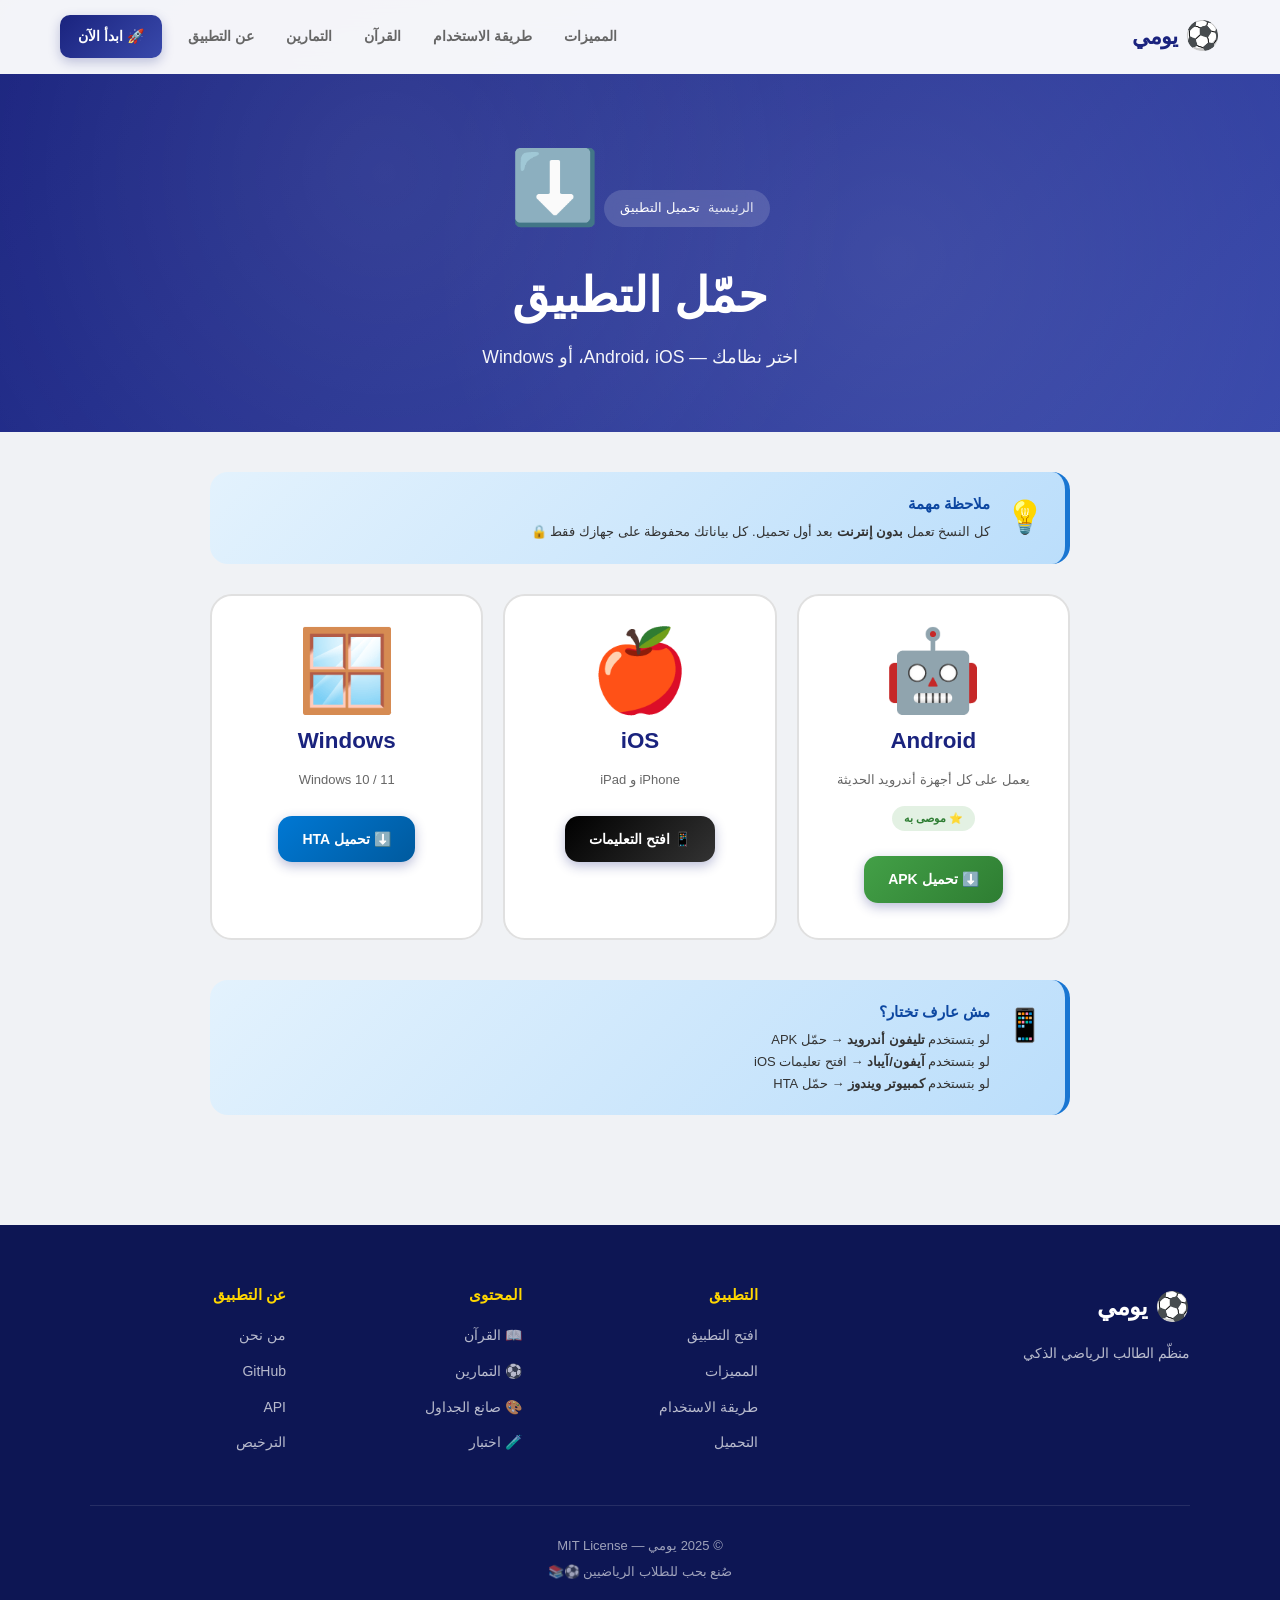
<file: html/download.html>
<!DOCTYPE html>
<html lang="ar" dir="rtl">
<head>
<meta charset="UTF-8">
<meta name="viewport" content="width=device-width, initial-scale=1.0, maximum-scale=5.0">
<meta name="theme-color" content="#1a237e">
<meta name="description" content="تحميل تطبيق يومي - Android، iOS، Windows">
<meta name="author" content="Hazem">

<link rel="icon" type="image/x-icon" href="../assets/favicon.ico">
<link rel="icon" type="image/png" sizes="32x32" href="../assets/favicon-32x32.png">
<link rel="apple-touch-icon" sizes="180x180" href="../assets/apple-touch-icon.png">
<link rel="icon" type="image/svg+xml" href="../assets/icon.svg">
<link rel="manifest" href="../assets/site.webmanifest">

<link rel="stylesheet" href="../css/styles.css">
<link rel="stylesheet" href="../css/index.css">

<title>⬇️ تحميل التطبيق - يومي</title>

<style>
  .page-hero {
    background: linear-gradient(135deg, #1a237e, #3949ab);
    color: white;
    padding: 130px 20px 60px;
    text-align: center;
    position: relative;
    overflow: hidden;
    margin-bottom: 40px;
  }

  .page-hero::before {
    content: '';
    position: absolute;
    inset: 0;
    background-image:
      radial-gradient(circle at 30% 40%, rgba(255,255,255,0.08) 0%, transparent 50%),
      radial-gradient(circle at 70% 60%, rgba(255,255,255,0.08) 0%, transparent 50%);
  }

  .page-hero-content {
    position: relative;
    z-index: 1;
    max-width: 800px;
    margin: 0 auto;
  }

  .page-hero-icon {
    font-size: 72px;
    margin-bottom: 20px;
    display: inline-block;
    animation: bounce 2s infinite;
  }

  .page-hero h1 {
    font-size: clamp(2rem, 5vw, 3rem);
    margin-bottom: 15px;
    color: white;
    font-weight: 900;
  }

  .page-hero p {
    font-size: 1.1rem;
    opacity: 0.95;
    color: white;
    max-width: 600px;
    margin: 0 auto;
    line-height: 1.7;
  }

  .breadcrumb {
    display: inline-flex;
    gap: 8px;
    align-items: center;
    background: rgba(255,255,255,0.15);
    padding: 8px 16px;
    border-radius: 20px;
    font-size: 13px;
    margin-bottom: 20px;
    backdrop-filter: blur(10px);
  }

  .breadcrumb a {
    color: white;
    text-decoration: none;
    opacity: 0.85;
  }

  .breadcrumb a:hover {
    opacity: 1;
    text-decoration: underline;
  }

  .breadcrumb span:not(:last-child)::after {
    content: '›';
    margin-right: 8px;
    opacity: 0.6;
  }

  .download-container {
    max-width: 900px;
    margin: 0 auto;
    padding: 0 20px 80px;
  }

  .os-grid {
    display: grid;
    grid-template-columns: repeat(auto-fit, minmax(260px, 1fr));
    gap: 20px;
    margin-bottom: 40px;
  }

  .os-card {
    background: var(--card);
    border-radius: 22px;
    padding: 35px 25px;
    text-align: center;
    text-decoration: none;
    color: inherit;
    transition: all 0.35s ease;
    border: 2px solid var(--border);
    display: flex;
    flex-direction: column;
    align-items: center;
    gap: 15px;
  }

  .os-card:hover {
    transform: translateY(-8px);
    box-shadow: 0 15px 40px rgba(0,0,0,0.12);
    border-color: var(--primary-light);
  }

  .os-card-icon {
    font-size: 80px;
    line-height: 1;
  }

  .os-card h3 {
    font-size: 1.4rem;
    color: var(--primary);
    font-weight: 800;
    margin: 0;
  }

  .os-card-desc {
    font-size: 13px;
    color: var(--text-light);
    line-height: 1.6;
    margin: 0;
  }

  .os-card-badge {
    background: rgba(67,160,71,0.15);
    color: #2e7d32;
    padding: 4px 12px;
    border-radius: 15px;
    font-size: 11px;
    font-weight: 800;
  }

  body.dark .os-card-badge {
    background: rgba(67,160,71,0.25);
    color: #81c784;
  }

  .os-card-btn {
    margin-top: 10px;
    padding: 12px 24px;
    background: linear-gradient(135deg, var(--primary), var(--primary-light));
    color: white;
    border-radius: 14px;
    font-size: 14px;
    font-weight: 800;
    display: inline-flex;
    align-items: center;
    gap: 8px;
    box-shadow: 0 4px 12px rgba(26,35,126,0.3);
  }

  .os-card.android .os-card-btn { background: linear-gradient(135deg, #43a047, #2e7d32); }
  .os-card.ios .os-card-btn { background: linear-gradient(135deg, #000, #333); }
  .os-card.windows .os-card-btn { background: linear-gradient(135deg, #0078d4, #005a9e); }

  .info-box {
    background: linear-gradient(135deg, #e3f2fd, #bbdefb);
    border-radius: 18px;
    padding: 20px;
    margin-bottom: 30px;
    display: flex;
    gap: 15px;
    align-items: flex-start;
    border-right: 5px solid #1976d2;
    color: #333;
  }

  body.dark .info-box {
    background: linear-gradient(135deg, #0d47a1, #0a3d7a);
    color: white;
  }

  .info-box-icon {
    font-size: 32px;
    flex-shrink: 0;
  }

  .info-box-content {
    flex: 1;
  }

  .info-box-title {
    font-size: 15px;
    font-weight: 800;
    margin-bottom: 5px;
    color: #0d47a1;
  }

  body.dark .info-box-title {
    color: #42a5f5;
  }

  .info-box-text {
    font-size: 13px;
    line-height: 1.7;
  }

  @media (max-width: 768px) {
    .page-hero {
      padding: 110px 15px 50px;
    }

    .page-hero-icon {
      font-size: 55px;
    }

    .download-container {
      padding: 0 12px 60px;
    }

    .os-grid {
      grid-template-columns: 1fr;
    }

    .os-card {
      padding: 25px 20px;
    }

    .os-card-icon {
      font-size: 60px;
    }

    .os-card h3 {
      font-size: 1.2rem;
    }
  }
</style>
</head>
<body>

<nav class="navbar" id="navbar">
  <div class="nav-container">
    <a href="../index.html" class="nav-brand">
      <span class="brand-icon">⚽</span>
      <span class="brand-text">يومي</span>
    </a>
    <button class="nav-toggle" onclick="toggleNavMenu()" aria-label="القائمة">
      <span></span><span></span><span></span>
    </button>
    <ul class="nav-links" id="navLinks">
      <li><a href="features.html">المميزات</a></li>
      <li><a href="how_to_use.html">طريقة الاستخدام</a></li>
      <li><a href="quran.html">القرآن</a></li>
      <li><a href="workouts.html">التمارين</a></li>
      <li><a href="about.html">عن التطبيق</a></li>
      <li class="nav-cta"><a href="information.html">🚀 ابدأ الآن</a></li>
    </ul>
  </div>
</nav>

<section class="page-hero">
  <div class="page-hero-content">
    <div class="breadcrumb">
      <a href="../index.html">الرئيسية</a>
      <span>تحميل التطبيق</span>
    </div>
    <div class="page-hero-icon">⬇️</div>
    <h1>حمّل التطبيق</h1>
    <p>اختر نظامك — Android، iOS، أو Windows</p>
  </div>
</section>

<div class="download-container">

  <div class="info-box">
    <span class="info-box-icon">💡</span>
    <div class="info-box-content">
      <div class="info-box-title">ملاحظة مهمة</div>
      <div class="info-box-text">
        كل النسخ تعمل <strong>بدون إنترنت</strong> بعد أول تحميل. 
        كل بياناتك محفوظة على جهازك فقط 🔒
      </div>
    </div>
  </div>

  <div class="os-grid">

    <a href="download-android.html" class="os-card android">
      <div class="os-card-icon">🤖</div>
      <h3>Android</h3>
      <p class="os-card-desc">يعمل على كل أجهزة أندرويد الحديثة</p>
      <div class="os-card-badge">⭐ موصى به</div>
      <div class="os-card-btn">⬇️ تحميل APK</div>
    </a>

    <a href="download-ios.html" class="os-card ios">
      <div class="os-card-icon">🍎</div>
      <h3>iOS</h3>
      <p class="os-card-desc">iPhone و iPad</p>
      <div class="os-card-btn">📱 افتح التعليمات</div>
    </a>

    <a href="download-pc.html" class="os-card windows">
      <div class="os-card-icon">🪟</div>
      <h3>Windows</h3>
      <p class="os-card-desc">Windows 10 / 11</p>
      <div class="os-card-btn">⬇️ تحميل HTA</div>
    </a>

  </div>

  <div class="info-box">
    <span class="info-box-icon">📱</span>
    <div class="info-box-content">
      <div class="info-box-title">مش عارف تختار؟</div>
      <div class="info-box-text">
        لو بتستخدم <strong>تليفون أندرويد</strong> → حمّل APK<br>
        لو بتستخدم <strong>آيفون/آيباد</strong> → افتح تعليمات iOS<br>
        لو بتستخدم <strong>كمبيوتر ويندوز</strong> → حمّل HTA
      </div>
    </div>
  </div>

</div>

<footer class="footer">
  <div class="footer-container">
    <div class="footer-col">
      <div class="footer-brand">
        <span class="brand-icon">⚽</span>
        <span class="brand-text">يومي</span>
      </div>
      <p class="footer-desc">منظّم الطالب الرياضي الذكي</p>
    </div>
    <div class="footer-col">
      <h4>التطبيق</h4>
      <ul>
        <li><a href="app.html">افتح التطبيق</a></li>
        <li><a href="features.html">المميزات</a></li>
        <li><a href="how_to_use.html">طريقة الاستخدام</a></li>
        <li><a href="download.html">التحميل</a></li>
      </ul>
    </div>
    <div class="footer-col">
      <h4>المحتوى</h4>
      <ul>
        <li><a href="quran.html">📖 القرآن</a></li>
        <li><a href="workouts.html">⚽ التمارين</a></li>
        <li><a href="table_creator.html">🎨 صانع الجداول</a></li>
        <li><a href="test.html">🧪 اختبار</a></li>
      </ul>
    </div>
    <div class="footer-col">
      <h4>عن التطبيق</h4>
      <ul>
        <li><a href="about.html">من نحن</a></li>
        <li><a href="github.html">GitHub</a></li>
        <li><a href="api.html">API</a></li>
        <li><a href="about.html#license">الترخيص</a></li>
      </ul>
    </div>
  </div>
  <div class="footer-bottom">
    <p>© 2025 يومي — MIT License</p>
    <p>صُنع بحب للطلاب الرياضيين ⚽📚</p>
  </div>
</footer>

<script>
function toggleNavMenu() {
  var links = document.getElementById('navLinks');
  var toggle = document.querySelector('.nav-toggle');
  links.classList.toggle('active');
  toggle.classList.toggle('active');
}

document.querySelectorAll('.nav-links a').forEach(function(link) {
  link.addEventListener('click', function() {
    document.getElementById('navLinks').classList.remove('active');
    document.querySelector('.nav-toggle').classList.remove('active');
  });
});

window.addEventListener('scroll', function() {
  var navbar = document.getElementById('navbar');
  if (window.pageYOffset > 50) {
    navbar.classList.add('scrolled');
  } else {
    navbar.classList.remove('scrolled');
  }
});

try {
  var saved = JSON.parse(localStorage.getItem('yawmi_yawmi_v4') || '{}');
  if (saved.darkMode) {
    document.body.classList.add('dark');
  }
} catch (e) {}

console.log('⬇️ Download Page Loaded');
</script>

</body>
</html>
</file>
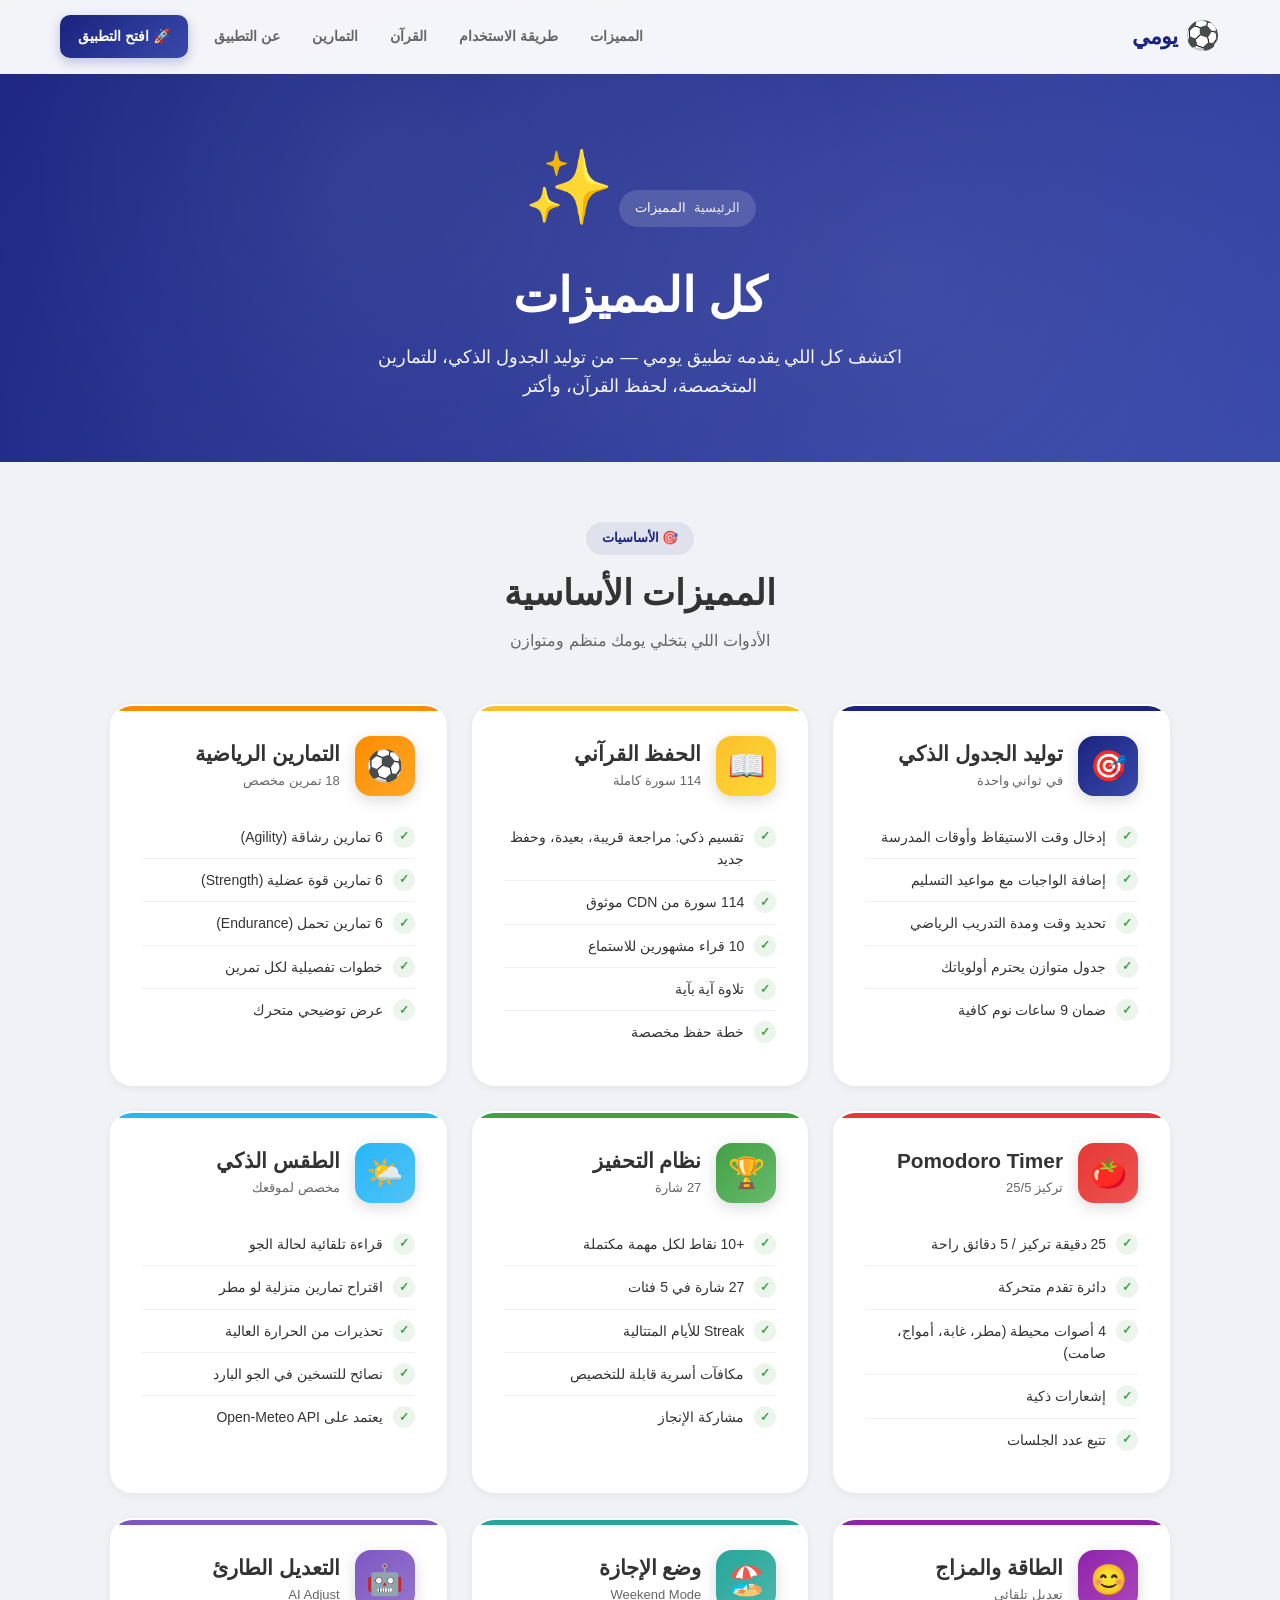
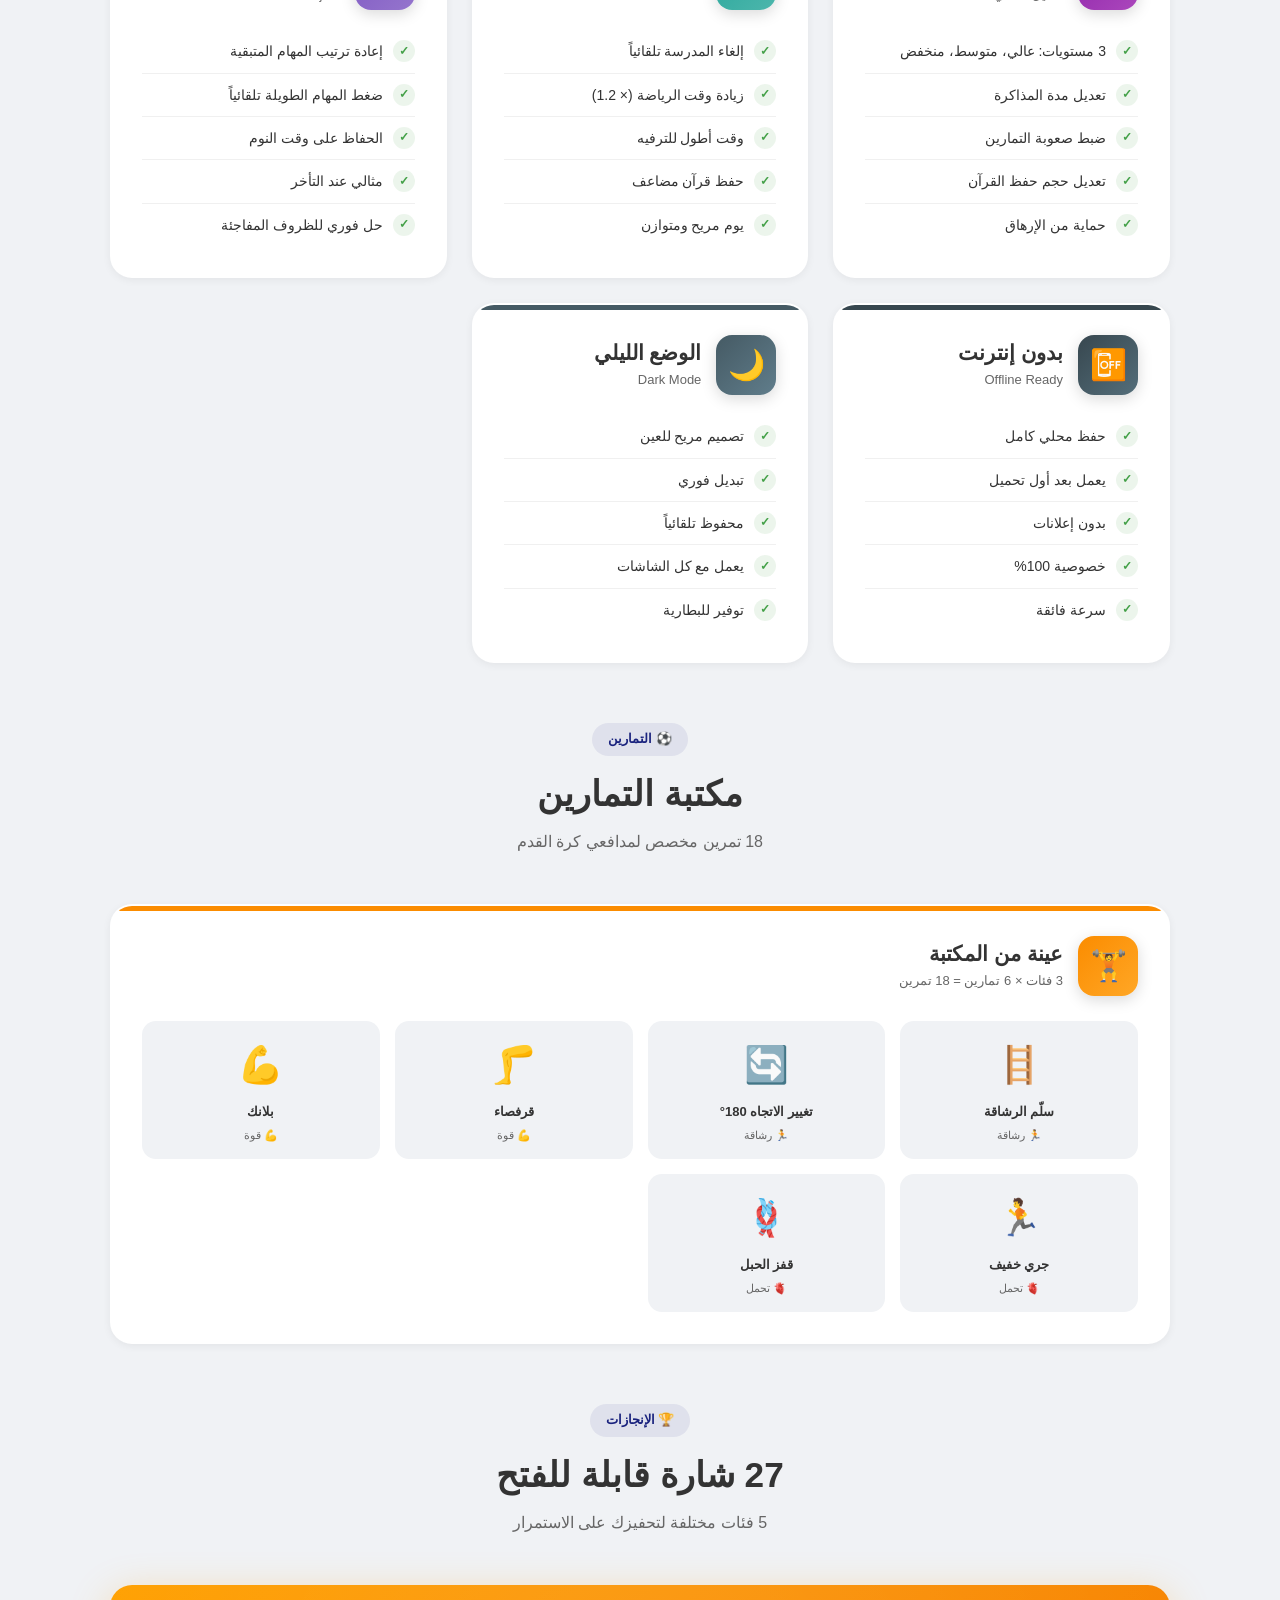
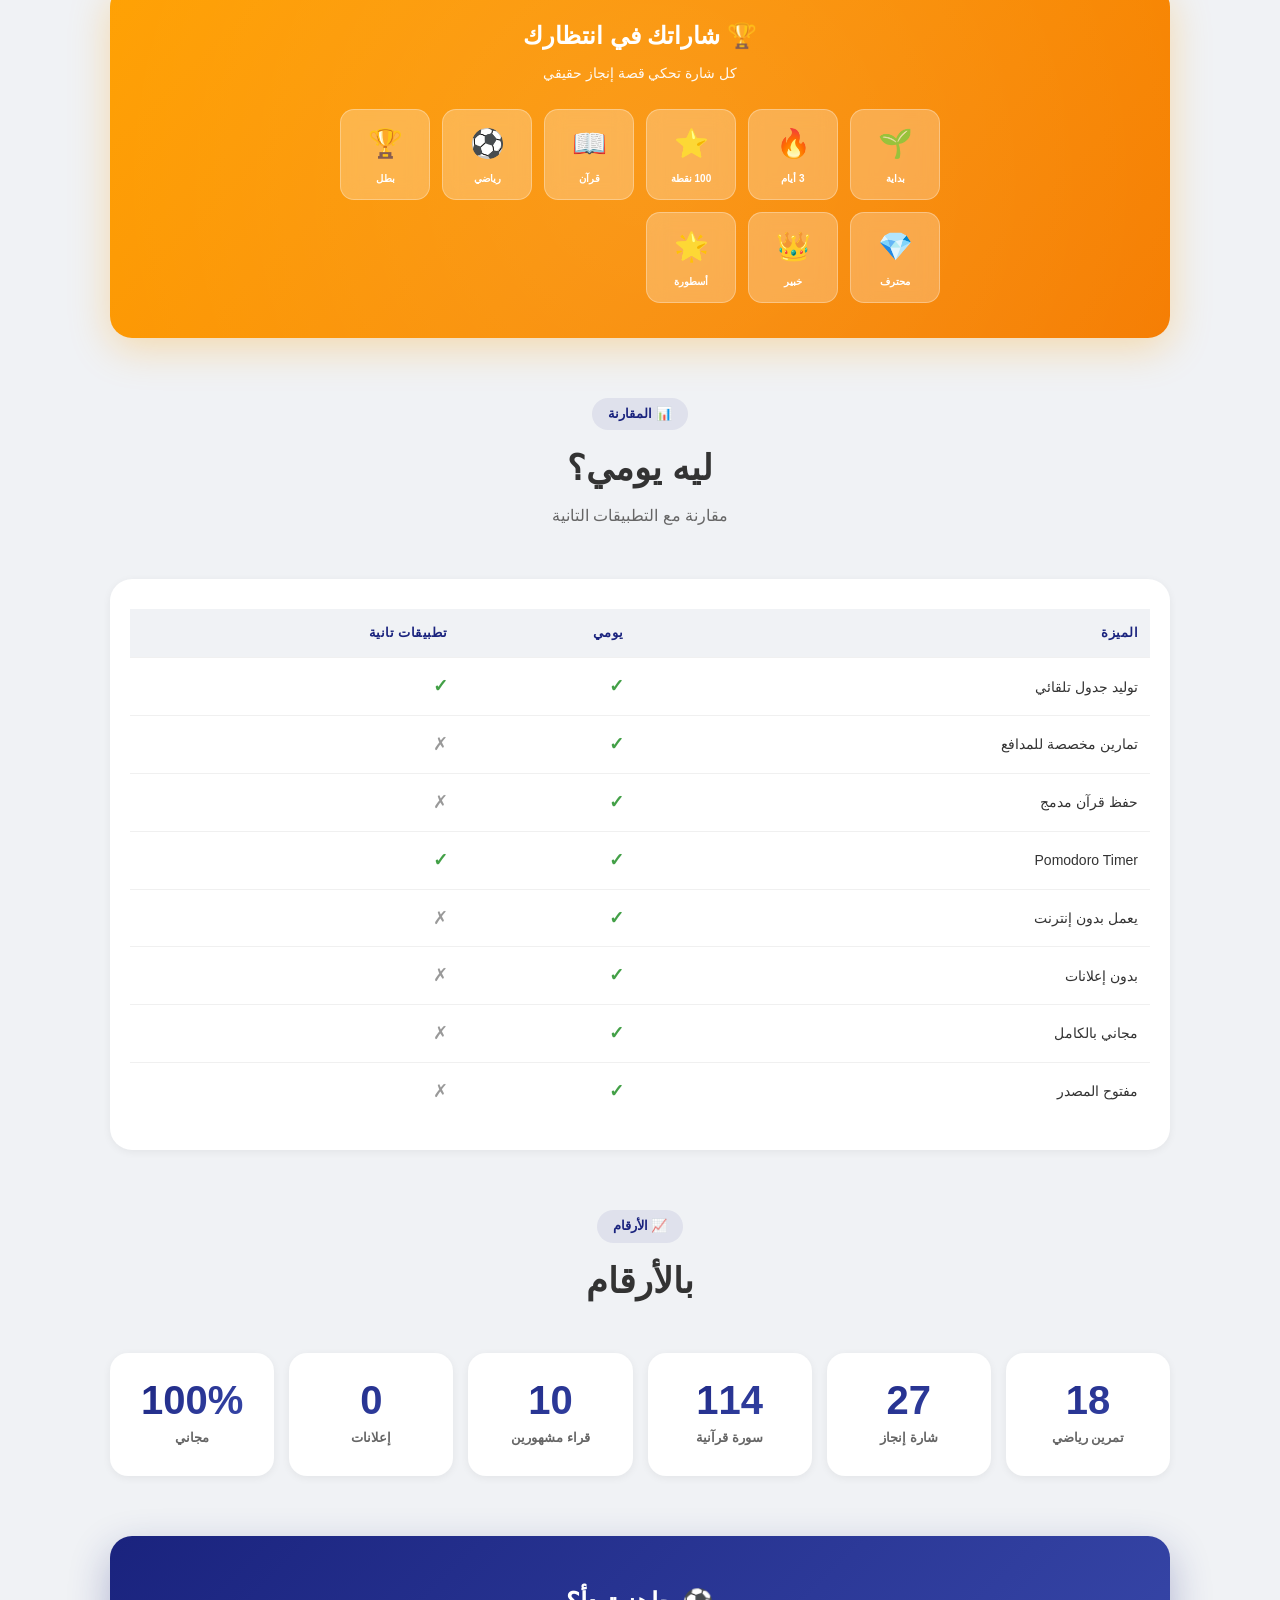
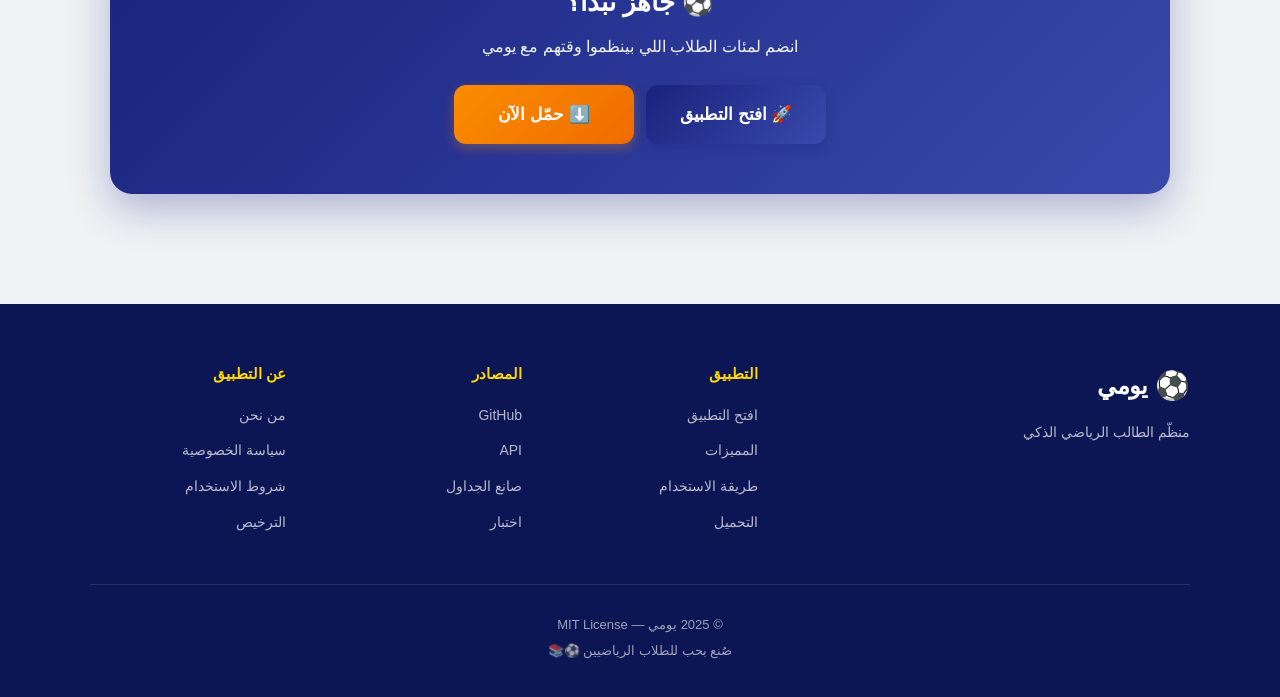
<file: html/features.html>
<!DOCTYPE html>
<html lang="ar" dir="rtl">
<head>
<meta charset="UTF-8">
<meta name="viewport" content="width=device-width, initial-scale=1.0, maximum-scale=5.0">
<meta name="theme-color" content="#1a237e">
<meta name="description" content="مميزات تطبيق يومي - منظّم الطالب الرياضي الذكي">
<meta name="author" content="Hazem">

<!-- Favicons -->
<link rel="icon" type="image/x-icon" href="../assets/favicon.ico">
<link rel="icon" type="image/png" sizes="32x32" href="../assets/favicon-32x32.png">
<link rel="apple-touch-icon" sizes="180x180" href="../assets/apple-touch-icon.png">
<link rel="icon" type="image/svg+xml" href="../assets/icon.svg">
<link rel="manifest" href="../assets/site.webmanifest">

<!-- Stylesheets -->
<link rel="stylesheet" href="../css/styles.css">
<link rel="stylesheet" href="../css/index.css">

<title>✨ المميزات - يومي</title>

<style>
  /* ============ Features Page Specific ============ */
  .page-hero {
    background: linear-gradient(135deg, #1a237e, #3949ab);
    color: white;
    padding: 130px 20px 60px;
    text-align: center;
    position: relative;
    overflow: hidden;
    margin-bottom: 40px;
  }

  .page-hero::before {
    content: '';
    position: absolute;
    inset: 0;
    background-image:
      radial-gradient(circle at 30% 40%, rgba(255,255,255,0.08) 0%, transparent 50%),
      radial-gradient(circle at 70% 60%, rgba(255,255,255,0.08) 0%, transparent 50%);
  }

  .page-hero-content {
    position: relative;
    z-index: 1;
    max-width: 800px;
    margin: 0 auto;
    animation: fadeInUp 0.8s ease-out;
  }

  .page-hero-icon {
    font-size: 72px;
    margin-bottom: 20px;
    display: inline-block;
    animation: bounce 2s infinite;
  }

  .page-hero h1 {
    font-size: clamp(2rem, 5vw, 3rem);
    margin-bottom: 15px;
    color: white;
    font-weight: 900;
  }

  .page-hero p {
    font-size: 1.1rem;
    opacity: 0.95;
    color: white;
    max-width: 600px;
    margin: 0 auto;
    line-height: 1.7;
  }

  .breadcrumb {
    display: inline-flex;
    gap: 8px;
    align-items: center;
    background: rgba(255,255,255,0.15);
    padding: 8px 16px;
    border-radius: 20px;
    font-size: 13px;
    margin-bottom: 20px;
    backdrop-filter: blur(10px);
  }

  .breadcrumb a {
    color: white;
    text-decoration: none;
    opacity: 0.85;
    transition: opacity 0.2s;
  }

  .breadcrumb a:hover {
    opacity: 1;
    text-decoration: underline;
  }

  .breadcrumb span:not(:last-child)::after {
    content: '›';
    margin-right: 8px;
    opacity: 0.6;
  }

  /* ============ Main Container ============ */
  .features-container {
    max-width: 1100px;
    margin: 0 auto;
    padding: 0 20px 80px;
  }

  /* ============ Section Header ============ */
  .section-head {
    text-align: center;
    margin-bottom: 50px;
    margin-top: 60px;
  }

  .section-head-tag {
    display: inline-block;
    background: rgba(26,35,126,0.08);
    color: var(--primary);
    padding: 6px 16px;
    border-radius: 20px;
    font-size: 13px;
    font-weight: 700;
    margin-bottom: 15px;
  }

  body.dark .section-head-tag {
    background: rgba(121,134,203,0.15);
    color: var(--primary-lighter);
  }

  .section-head h2 {
    font-size: clamp(1.6rem, 4vw, 2.2rem);
    color: var(--text);
    margin-bottom: 12px;
    font-weight: 800;
  }

  .section-head p {
    font-size: 1rem;
    color: var(--text-light);
    max-width: 600px;
    margin: 0 auto;
  }

  /* ============ Feature Categories Grid ============ */
  .feature-category {
    display: grid;
    grid-template-columns: repeat(auto-fit, minmax(320px, 1fr));
    gap: 25px;
    margin-bottom: 60px;
  }

  .category-card {
    background: var(--card);
    border-radius: 22px;
    padding: 30px;
    box-shadow: var(--shadow-sm);
    transition: all 0.35s cubic-bezier(0.4, 0, 0.2, 1);
    border: 2px solid transparent;
    position: relative;
    overflow: hidden;
  }

  .category-card::before {
    content: '';
    position: absolute;
    top: 0;
    right: 0;
    width: 100%;
    height: 5px;
    background: var(--category-color, var(--primary));
    border-radius: 22px 22px 0 0;
  }

  .category-card:hover {
    transform: translateY(-8px);
    box-shadow: var(--shadow-lg);
    border-color: var(--category-color, var(--primary));
  }

  .category-header {
    display: flex;
    align-items: center;
    gap: 15px;
    margin-bottom: 20px;
  }

  .category-icon {
    width: 60px;
    height: 60px;
    border-radius: 16px;
    background: linear-gradient(135deg, var(--category-color, var(--primary)), var(--category-color-light, var(--primary-light)));
    display: flex;
    align-items: center;
    justify-content: center;
    font-size: 30px;
    flex-shrink: 0;
    box-shadow: 0 4px 15px rgba(0,0,0,0.15);
  }

  .category-title {
    font-size: 1.3rem;
    color: var(--text);
    font-weight: 800;
    margin: 0;
  }

  .category-subtitle {
    font-size: 13px;
    color: var(--text-light);
    margin: 4px 0 0;
  }

  .category-features {
    list-style: none;
    padding: 0;
    margin: 0;
  }

  .category-features li {
    padding: 10px 0;
    display: flex;
    align-items: flex-start;
    gap: 10px;
    font-size: 14px;
    color: var(--text);
    line-height: 1.6;
    border-bottom: 1px solid var(--border-light);
  }

  .category-features li:last-child {
    border-bottom: none;
  }

  .category-features li::before {
    content: '✓';
    color: var(--success);
    font-weight: 800;
    flex-shrink: 0;
    background: rgba(67,160,71,0.1);
    width: 22px;
    height: 22px;
    border-radius: 50%;
    display: flex;
    align-items: center;
    justify-content: center;
    font-size: 12px;
  }

  /* ============ Workouts Preview ============ */
  .workouts-preview {
    display: grid;
    grid-template-columns: repeat(auto-fit, minmax(200px, 1fr));
    gap: 15px;
    margin-top: 25px;
  }

  .workout-preview-item {
    background: var(--bg);
    border-radius: 14px;
    padding: 15px;
    text-align: center;
    transition: all 0.25s ease;
    cursor: default;
  }

  .workout-preview-item:hover {
    transform: translateY(-4px);
    background: var(--card);
    box-shadow: var(--shadow-md);
  }

  .workout-preview-icon {
    font-size: 36px;
    margin-bottom: 8px;
    display: block;
  }

  .workout-preview-name {
    font-size: 13px;
    font-weight: 700;
    color: var(--text);
  }

  .workout-preview-count {
    font-size: 11px;
    color: var(--text-light);
    margin-top: 4px;
  }

  /* ============ Badges Showcase ============ */
  .badges-showcase {
    background: linear-gradient(135deg, #ffa000, #f57c00);
    border-radius: 22px;
    padding: 35px 25px;
    color: white;
    margin-bottom: 60px;
    position: relative;
    overflow: hidden;
    box-shadow: 0 10px 40px rgba(255,160,0,0.3);
  }

  .badges-showcase::before {
    content: '';
    position: absolute;
    top: -50%;
    right: -50%;
    width: 200%;
    height: 200%;
    background: radial-gradient(circle, rgba(255,255,255,0.1) 0%, transparent 60%);
    animation: rotate 40s linear infinite;
  }

  @keyframes rotate {
    to { transform: rotate(360deg); }
  }

  .badges-showcase-content {
    position: relative;
    z-index: 1;
  }

  .badges-showcase h3 {
    font-size: 1.5rem;
    color: white;
    margin-bottom: 10px;
    text-align: center;
  }

  .badges-showcase p {
    text-align: center;
    color: white;
    opacity: 0.95;
    margin-bottom: 25px;
    font-size: 14px;
  }

  .badges-grid-preview {
    display: grid;
    grid-template-columns: repeat(auto-fit, minmax(80px, 1fr));
    gap: 12px;
    max-width: 600px;
    margin: 0 auto;
  }

  .badge-preview {
    background: rgba(255,255,255,0.25);
    border-radius: 14px;
    padding: 12px 6px;
    text-align: center;
    backdrop-filter: blur(10px);
    border: 1px solid rgba(255,255,255,0.3);
    transition: all 0.3s ease;
  }

  .badge-preview:hover {
    transform: scale(1.08);
    background: rgba(255,255,255,0.35);
  }

  .badge-preview-icon {
    font-size: 28px;
    display: block;
    margin-bottom: 4px;
  }

  .badge-preview-name {
    font-size: 10px;
    font-weight: 700;
    color: white;
  }

  /* ============ Comparison Table ============ */
  .comparison-section {
    background: var(--card);
    border-radius: 22px;
    padding: 30px 20px;
    box-shadow: var(--shadow-sm);
    margin-bottom: 60px;
    overflow-x: auto;
  }

  .comparison-table {
    width: 100%;
    border-collapse: collapse;
    min-width: 500px;
  }

  .comparison-table th,
  .comparison-table td {
    padding: 14px 12px;
    text-align: right;
    border-bottom: 1px solid var(--border-light);
    font-size: 14px;
  }

  .comparison-table th {
    color: var(--primary);
    font-weight: 800;
    background: var(--bg);
    font-size: 13px;
    text-transform: uppercase;
    letter-spacing: 0.5px;
  }

  body.dark .comparison-table th {
    color: var(--primary-lighter);
  }

  .comparison-table tr:last-child td {
    border-bottom: none;
  }

  .comparison-table .check {
    color: var(--success);
    font-weight: 800;
    font-size: 18px;
  }

  .comparison-table .cross {
    color: var(--text-muted);
    font-size: 18px;
  }

  /* ============ Stats Showcase ============ */
  .stats-showcase {
    display: grid;
    grid-template-columns: repeat(auto-fit, minmax(150px, 1fr));
    gap: 15px;
    margin-bottom: 60px;
  }

  .stat-showcase-item {
    background: var(--card);
    border-radius: 18px;
    padding: 25px 15px;
    text-align: center;
    box-shadow: var(--shadow-sm);
    transition: all 0.3s ease;
    border: 2px solid transparent;
  }

  .stat-showcase-item:hover {
    transform: translateY(-6px);
    box-shadow: var(--shadow-lg);
    border-color: var(--primary-lighter);
  }

  .stat-showcase-value {
    font-size: 2.5rem;
    font-weight: 900;
    color: var(--primary);
    line-height: 1;
    margin-bottom: 8px;
    background: linear-gradient(135deg, var(--primary), var(--primary-light));
    -webkit-background-clip: text;
    -webkit-text-fill-color: transparent;
    background-clip: text;
  }

  body.dark .stat-showcase-value {
    background: linear-gradient(135deg, var(--primary-lighter), var(--primary-light));
    -webkit-background-clip: text;
    -webkit-text-fill-color: transparent;
  }

  .stat-showcase-label {
    font-size: 13px;
    color: var(--text-light);
    font-weight: 600;
  }

  /* ============ CTA Section ============ */
  .cta-section {
    background: linear-gradient(135deg, #1a237e, #3949ab);
    border-radius: 22px;
    padding: 50px 25px;
    text-align: center;
    color: white;
    box-shadow: 0 15px 40px rgba(26,35,126,0.3);
    margin-bottom: 30px;
  }

  .cta-section h3 {
    font-size: 1.6rem;
    color: white;
    margin-bottom: 15px;
  }

  .cta-section p {
    color: white;
    opacity: 0.95;
    margin-bottom: 25px;
    font-size: 1rem;
  }

  .cta-buttons {
    display: flex;
    gap: 12px;
    justify-content: center;
    flex-wrap: wrap;
  }

  .cta-buttons .btn {
    width: auto;
    min-width: 180px;
    margin: 0;
  }

  /* ============ Responsive ============ */
  @media (max-width: 768px) {
    .page-hero {
      padding: 110px 15px 50px;
    }

    .page-hero-icon {
      font-size: 55px;
    }

    .features-container {
      padding: 0 15px 60px;
    }

    .category-card {
      padding: 22px;
    }

    .category-icon {
      width: 50px;
      height: 50px;
      font-size: 24px;
    }

    .category-title {
      font-size: 1.15rem;
    }

    .comparison-table th,
    .comparison-table td {
      padding: 10px 8px;
      font-size: 13px;
    }

    .stat-showcase-value {
      font-size: 2rem;
    }

    .badges-showcase {
      padding: 25px 15px;
    }

    .cta-section {
      padding: 35px 20px;
    }

    .cta-buttons {
      flex-direction: column;
    }

    .cta-buttons .btn {
      width: 100%;
      min-width: auto;
    }
  }
</style>
</head>
<body>

<!-- ============ NAVBAR ============ -->
<nav class="navbar" id="navbar">
  <div class="nav-container">
    <a href="../index.html" class="nav-brand">
      <span class="brand-icon">⚽</span>
      <span class="brand-text">يومي</span>
    </a>
    <button class="nav-toggle" onclick="toggleNavMenu()" aria-label="القائمة">
      <span></span><span></span><span></span>
    </button>
    <ul class="nav-links" id="navLinks">
      <li><a href="features.html" class="active">المميزات</a></li>
      <li><a href="how_to_use.html">طريقة الاستخدام</a></li>
      <li><a href="quran.html">القرآن</a></li>
      <li><a href="workouts.html">التمارين</a></li>
      <li><a href="about.html">عن التطبيق</a></li>
      <li class="nav-cta"><a href="app.html">🚀 افتح التطبيق</a></li>
    </ul>
  </div>
</nav>

<!-- ============ PAGE HERO ============ -->
<section class="page-hero">
  <div class="page-hero-content">
    <div class="breadcrumb">
      <a href="../index.html">الرئيسية</a>
      <span>المميزات</span>
    </div>
    <div class="page-hero-icon">✨</div>
    <h1>كل المميزات</h1>
    <p>اكتشف كل اللي يقدمه تطبيق يومي — من توليد الجدول الذكي، للتمارين المتخصصة، لحفظ القرآن، وأكتر</p>
  </div>
</section>

<!-- ============ CONTENT ============ -->
<div class="features-container">

  <!-- ============ CORE FEATURES ============ -->
  <div class="section-head">
    <span class="section-head-tag">🎯 الأساسيات</span>
    <h2>المميزات الأساسية</h2>
    <p>الأدوات اللي بتخلي يومك منظم ومتوازن</p>
  </div>

  <div class="feature-category">

    <!-- Schedule Generation -->
    <div class="category-card" style="--category-color: #1a237e; --category-color-light: #3949ab;">
      <div class="category-header">
        <div class="category-icon">🎯</div>
        <div>
          <h3 class="category-title">توليد الجدول الذكي</h3>
          <p class="category-subtitle">في ثواني واحدة</p>
        </div>
      </div>
      <ul class="category-features">
        <li>إدخال وقت الاستيقاظ وأوقات المدرسة</li>
        <li>إضافة الواجبات مع مواعيد التسليم</li>
        <li>تحديد وقت ومدة التدريب الرياضي</li>
        <li>جدول متوازن يحترم أولوياتك</li>
        <li>ضمان 9 ساعات نوم كافية</li>
      </ul>
    </div>

    <!-- Quran -->
    <div class="category-card" style="--category-color: #fbc02d; --category-color-light: #fdd835;">
      <div class="category-header">
        <div class="category-icon">📖</div>
        <div>
          <h3 class="category-title">الحفظ القرآني</h3>
          <p class="category-subtitle">114 سورة كاملة</p>
        </div>
      </div>
      <ul class="category-features">
        <li>تقسيم ذكي: مراجعة قريبة، بعيدة، وحفظ جديد</li>
        <li>114 سورة من CDN موثوق</li>
        <li>10 قراء مشهورين للاستماع</li>
        <li>تلاوة آية بآية</li>
        <li>خطة حفظ مخصصة</li>
      </ul>
    </div>

    <!-- Workouts -->
    <div class="category-card" style="--category-color: #fb8c00; --category-color-light: #ffa726;">
      <div class="category-header">
        <div class="category-icon">⚽</div>
        <div>
          <h3 class="category-title">التمارين الرياضية</h3>
          <p class="category-subtitle">18 تمرين مخصص</p>
        </div>
      </div>
      <ul class="category-features">
        <li>6 تمارين رشاقة (Agility)</li>
        <li>6 تمارين قوة عضلية (Strength)</li>
        <li>6 تمارين تحمل (Endurance)</li>
        <li>خطوات تفصيلية لكل تمرين</li>
        <li>عرض توضيحي متحرك</li>
      </ul>
    </div>

    <!-- Pomodoro -->
    <div class="category-card" style="--category-color: #e53935; --category-color-light: #ef5350;">
      <div class="category-header">
        <div class="category-icon">🍅</div>
        <div>
          <h3 class="category-title">Pomodoro Timer</h3>
          <p class="category-subtitle">تركيز 25/5</p>
        </div>
      </div>
      <ul class="category-features">
        <li>25 دقيقة تركيز / 5 دقائق راحة</li>
        <li>دائرة تقدم متحركة</li>
        <li>4 أصوات محيطة (مطر، غابة، أمواج، صامت)</li>
        <li>إشعارات ذكية</li>
        <li>تتبع عدد الجلسات</li>
      </ul>
    </div>

    <!-- Badges -->
    <div class="category-card" style="--category-color: #43a047; --category-color-light: #66bb6a;">
      <div class="category-header">
        <div class="category-icon">🏆</div>
        <div>
          <h3 class="category-title">نظام التحفيز</h3>
          <p class="category-subtitle">27 شارة</p>
        </div>
      </div>
      <ul class="category-features">
        <li>+10 نقاط لكل مهمة مكتملة</li>
        <li>27 شارة في 5 فئات</li>
        <li>Streak للأيام المتتالية</li>
        <li>مكافآت أسرية قابلة للتخصيص</li>
        <li>مشاركة الإنجاز</li>
      </ul>
    </div>

    <!-- Weather -->
    <div class="category-card" style="--category-color: #29b6f6; --category-color-light: #4fc3f7;">
      <div class="category-header">
        <div class="category-icon">🌤️</div>
        <div>
          <h3 class="category-title">الطقس الذكي</h3>
          <p class="category-subtitle">مخصص لموقعك</p>
        </div>
      </div>
      <ul class="category-features">
        <li>قراءة تلقائية لحالة الجو</li>
        <li>اقتراح تمارين منزلية لو مطر</li>
        <li>تحذيرات من الحرارة العالية</li>
        <li>نصائح للتسخين في الجو البارد</li>
        <li>يعتمد على Open-Meteo API</li>
      </ul>
    </div>

    <!-- Mood -->
    <div class="category-card" style="--category-color: #8e24aa; --category-color-light: #ab47bc;">
      <div class="category-header">
        <div class="category-icon">😊</div>
        <div>
          <h3 class="category-title">الطاقة والمزاج</h3>
          <p class="category-subtitle">تعديل تلقائي</p>
        </div>
      </div>
      <ul class="category-features">
        <li>3 مستويات: عالي، متوسط، منخفض</li>
        <li>تعديل مدة المذاكرة</li>
        <li>ضبط صعوبة التمارين</li>
        <li>تعديل حجم حفظ القرآن</li>
        <li>حماية من الإرهاق</li>
      </ul>
    </div>

    <!-- Weekend Mode -->
    <div class="category-card" style="--category-color: #26a69a; --category-color-light: #4db6ac;">
      <div class="category-header">
        <div class="category-icon">🏖️</div>
        <div>
          <h3 class="category-title">وضع الإجازة</h3>
          <p class="category-subtitle">Weekend Mode</p>
        </div>
      </div>
      <ul class="category-features">
        <li>إلغاء المدرسة تلقائياً</li>
        <li>زيادة وقت الرياضة (× 1.2)</li>
        <li>وقت أطول للترفيه</li>
        <li>حفظ قرآن مضاعف</li>
        <li>يوم مريح ومتوازن</li>
      </ul>
    </div>

    <!-- AI Adjust -->
    <div class="category-card" style="--category-color: #7e57c2; --category-color-light: #9575cd;">
      <div class="category-header">
        <div class="category-icon">🤖</div>
        <div>
          <h3 class="category-title">التعديل الطارئ</h3>
          <p class="category-subtitle">AI Adjust</p>
        </div>
      </div>
      <ul class="category-features">
        <li>إعادة ترتيب المهام المتبقية</li>
        <li>ضغط المهام الطويلة تلقائياً</li>
        <li>الحفاظ على وقت النوم</li>
        <li>مثالي عند التأخر</li>
        <li>حل فوري للظروف المفاجئة</li>
      </ul>
    </div>

    <!-- Offline -->
    <div class="category-card" style="--category-color: #37474f; --category-color-light: #546e7a;">
      <div class="category-header">
        <div class="category-icon">📴</div>
        <div>
          <h3 class="category-title">بدون إنترنت</h3>
          <p class="category-subtitle">Offline Ready</p>
        </div>
      </div>
      <ul class="category-features">
        <li>حفظ محلي كامل</li>
        <li>يعمل بعد أول تحميل</li>
        <li>بدون إعلانات</li>
        <li>خصوصية 100%</li>
        <li>سرعة فائقة</li>
      </ul>
    </div>

    <!-- Dark Mode -->
    <div class="category-card" style="--category-color: #455a64; --category-color-light: #607d8b;">
      <div class="category-header">
        <div class="category-icon">🌙</div>
        <div>
          <h3 class="category-title">الوضع الليلي</h3>
          <p class="category-subtitle">Dark Mode</p>
        </div>
      </div>
      <ul class="category-features">
        <li>تصميم مريح للعين</li>
        <li>تبديل فوري</li>
        <li>محفوظ تلقائياً</li>
        <li>يعمل مع كل الشاشات</li>
        <li>توفير للبطارية</li>
      </ul>
    </div>

  </div>

  <!-- ============ WORKOUTS PREVIEW ============ -->
  <div class="section-head">
    <span class="section-head-tag">⚽ التمارين</span>
    <h2>مكتبة التمارين</h2>
    <p>18 تمرين مخصص لمدافعي كرة القدم</p>
  </div>

  <div class="category-card" style="--category-color: #fb8c00; --category-color-light: #ffa726; margin-bottom: 60px;">
    <div class="category-header">
      <div class="category-icon">🏋️</div>
      <div>
        <h3 class="category-title">عينة من المكتبة</h3>
        <p class="category-subtitle">3 فئات × 6 تمارين = 18 تمرين</p>
      </div>
    </div>

    <div class="workouts-preview">
      <div class="workout-preview-item">
        <span class="workout-preview-icon">🪜</span>
        <div class="workout-preview-name">سلّم الرشاقة</div>
        <div class="workout-preview-count">🏃 رشاقة</div>
      </div>
      <div class="workout-preview-item">
        <span class="workout-preview-icon">🔄</span>
        <div class="workout-preview-name">تغيير الاتجاه 180°</div>
        <div class="workout-preview-count">🏃 رشاقة</div>
      </div>
      <div class="workout-preview-item">
        <span class="workout-preview-icon">🦵</span>
        <div class="workout-preview-name">قرفصاء</div>
        <div class="workout-preview-count">💪 قوة</div>
      </div>
      <div class="workout-preview-item">
        <span class="workout-preview-icon">💪</span>
        <div class="workout-preview-name">بلانك</div>
        <div class="workout-preview-count">💪 قوة</div>
      </div>
      <div class="workout-preview-item">
        <span class="workout-preview-icon">🏃</span>
        <div class="workout-preview-name">جري خفيف</div>
        <div class="workout-preview-count">🫀 تحمل</div>
      </div>
      <div class="workout-preview-item">
        <span class="workout-preview-icon">🪢</span>
        <div class="workout-preview-name">قفز الحبل</div>
        <div class="workout-preview-count">🫀 تحمل</div>
      </div>
    </div>
  </div>

  <!-- ============ BADGES SHOWCASE ============ -->
  <div class="section-head">
    <span class="section-head-tag">🏆 الإنجازات</span>
    <h2>27 شارة قابلة للفتح</h2>
    <p>5 فئات مختلفة لتحفيزك على الاستمرار</p>
  </div>

  <div class="badges-showcase">
    <div class="badges-showcase-content">
      <h3>🏆 شاراتك في انتظارك</h3>
      <p>كل شارة تحكي قصة إنجاز حقيقي</p>

      <div class="badges-grid-preview">
        <div class="badge-preview">
          <span class="badge-preview-icon">🌱</span>
          <div class="badge-preview-name">بداية</div>
        </div>
        <div class="badge-preview">
          <span class="badge-preview-icon">🔥</span>
          <div class="badge-preview-name">3 أيام</div>
        </div>
        <div class="badge-preview">
          <span class="badge-preview-icon">⭐</span>
          <div class="badge-preview-name">100 نقطة</div>
        </div>
        <div class="badge-preview">
          <span class="badge-preview-icon">📖</span>
          <div class="badge-preview-name">قرآن</div>
        </div>
        <div class="badge-preview">
          <span class="badge-preview-icon">⚽</span>
          <div class="badge-preview-name">رياضي</div>
        </div>
        <div class="badge-preview">
          <span class="badge-preview-icon">🏆</span>
          <div class="badge-preview-name">بطل</div>
        </div>
        <div class="badge-preview">
          <span class="badge-preview-icon">💎</span>
          <div class="badge-preview-name">محترف</div>
        </div>
        <div class="badge-preview">
          <span class="badge-preview-icon">👑</span>
          <div class="badge-preview-name">خبير</div>
        </div>
        <div class="badge-preview">
          <span class="badge-preview-icon">🌟</span>
          <div class="badge-preview-name">أسطورة</div>
        </div>
      </div>
    </div>
  </div>

  <!-- ============ COMPARISON ============ -->
  <div class="section-head">
    <span class="section-head-tag">📊 المقارنة</span>
    <h2>ليه يومي؟</h2>
    <p>مقارنة مع التطبيقات التانية</p>
  </div>

  <div class="comparison-section">
    <table class="comparison-table">
      <thead>
        <tr>
          <th>الميزة</th>
          <th>يومي</th>
          <th>تطبيقات تانية</th>
        </tr>
      </thead>
      <tbody>
        <tr>
          <td>توليد جدول تلقائي</td>
          <td class="check">✓</td>
          <td class="check">✓</td>
        </tr>
        <tr>
          <td>تمارين مخصصة للمدافع</td>
          <td class="check">✓</td>
          <td class="cross">✗</td>
        </tr>
        <tr>
          <td>حفظ قرآن مدمج</td>
          <td class="check">✓</td>
          <td class="cross">✗</td>
        </tr>
        <tr>
          <td>Pomodoro Timer</td>
          <td class="check">✓</td>
          <td class="check">✓</td>
        </tr>
        <tr>
          <td>يعمل بدون إنترنت</td>
          <td class="check">✓</td>
          <td class="cross">✗</td>
        </tr>
        <tr>
          <td>بدون إعلانات</td>
          <td class="check">✓</td>
          <td class="cross">✗</td>
        </tr>
        <tr>
          <td>مجاني بالكامل</td>
          <td class="check">✓</td>
          <td class="cross">✗</td>
        </tr>
        <tr>
          <td>مفتوح المصدر</td>
          <td class="check">✓</td>
          <td class="cross">✗</td>
        </tr>
      </tbody>
    </table>
  </div>

  <!-- ============ STATS ============ -->
  <div class="section-head">
    <span class="section-head-tag">📈 الأرقام</span>
    <h2>بالأرقام</h2>
  </div>

  <div class="stats-showcase">
    <div class="stat-showcase-item">
      <div class="stat-showcase-value">18</div>
      <div class="stat-showcase-label">تمرين رياضي</div>
    </div>
    <div class="stat-showcase-item">
      <div class="stat-showcase-value">27</div>
      <div class="stat-showcase-label">شارة إنجاز</div>
    </div>
    <div class="stat-showcase-item">
      <div class="stat-showcase-value">114</div>
      <div class="stat-showcase-label">سورة قرآنية</div>
    </div>
    <div class="stat-showcase-item">
      <div class="stat-showcase-value">10</div>
      <div class="stat-showcase-label">قراء مشهورين</div>
    </div>
    <div class="stat-showcase-item">
      <div class="stat-showcase-value">0</div>
      <div class="stat-showcase-label">إعلانات</div>
    </div>
    <div class="stat-showcase-item">
      <div class="stat-showcase-value">100%</div>
      <div class="stat-showcase-label">مجاني</div>
    </div>
  </div>

  <!-- ============ CTA ============ -->
  <div class="cta-section">
    <h3>⚽ جاهز تبدأ؟</h3>
    <p>انضم لمئات الطلاب اللي بينظموا وقتهم مع يومي</p>
    <div class="cta-buttons">
      <a href="app.html" class="btn btn-primary btn-large">🚀 افتح التطبيق</a>
      <a href="../index.html#download" class="btn btn-secondary btn-large">⬇️ حمّل الآن</a>
    </div>
  </div>

</div>

<!-- ============ FOOTER ============ -->
<footer class="footer">
  <div class="footer-container">
    <div class="footer-col">
      <div class="footer-brand">
        <span class="brand-icon">⚽</span>
        <span class="brand-text">يومي</span>
      </div>
      <p class="footer-desc">منظّم الطالب الرياضي الذكي</p>
    </div>
    <div class="footer-col">
      <h4>التطبيق</h4>
      <ul>
        <li><a href="app.html">افتح التطبيق</a></li>
        <li><a href="features.html">المميزات</a></li>
        <li><a href="how_to_use.html">طريقة الاستخدام</a></li>
        <li><a href="../index.html#download">التحميل</a></li>
      </ul>
    </div>
    <div class="footer-col">
      <h4>المصادر</h4>
      <ul>
        <li><a href="github.html">GitHub</a></li>
        <li><a href="api.html">API</a></li>
        <li><a href="table_creator.html">صانع الجداول</a></li>
        <li><a href="test.html">اختبار</a></li>
      </ul>
    </div>
    <div class="footer-col">
      <h4>عن التطبيق</h4>
      <ul>
        <li><a href="about.html">من نحن</a></li>
        <li><a href="about.html#privacy">سياسة الخصوصية</a></li>
        <li><a href="about.html#terms">شروط الاستخدام</a></li>
        <li><a href="about.html#license">الترخيص</a></li>
      </ul>
    </div>
  </div>
  <div class="footer-bottom">
    <p>© 2025 يومي — MIT License</p>
    <p>صُنع بحب للطلاب الرياضيين ⚽📚</p>
  </div>
</footer>

<!-- ============ SCRIPTS ============ -->
<script>
// Toggle Mobile Nav
function toggleNavMenu() {
  const links = document.getElementById('navLinks');
  const toggle = document.querySelector('.nav-toggle');
  links.classList.toggle('active');
  toggle.classList.toggle('active');
}

// Close nav on link click
document.querySelectorAll('.nav-links a').forEach(link => {
  link.addEventListener('click', () => {
    document.getElementById('navLinks').classList.remove('active');
    document.querySelector('.nav-toggle').classList.remove('active');
  });
});

// Navbar scroll effect
window.addEventListener('scroll', () => {
  const navbar = document.getElementById('navbar');
  if (window.pageYOffset > 50) {
    navbar.classList.add('scrolled');
  } else {
    navbar.classList.remove('scrolled');
  }
});

// Dark mode from localStorage
try {
  const state = JSON.parse(localStorage.getItem('yawmi_yawmi_v4') || '{}');
  if (state.darkMode) {
    document.body.classList.add('dark');
  }
} catch (e) {}

console.log('✨ Features Page Loaded');
</script>

</body>
</html>
</file>
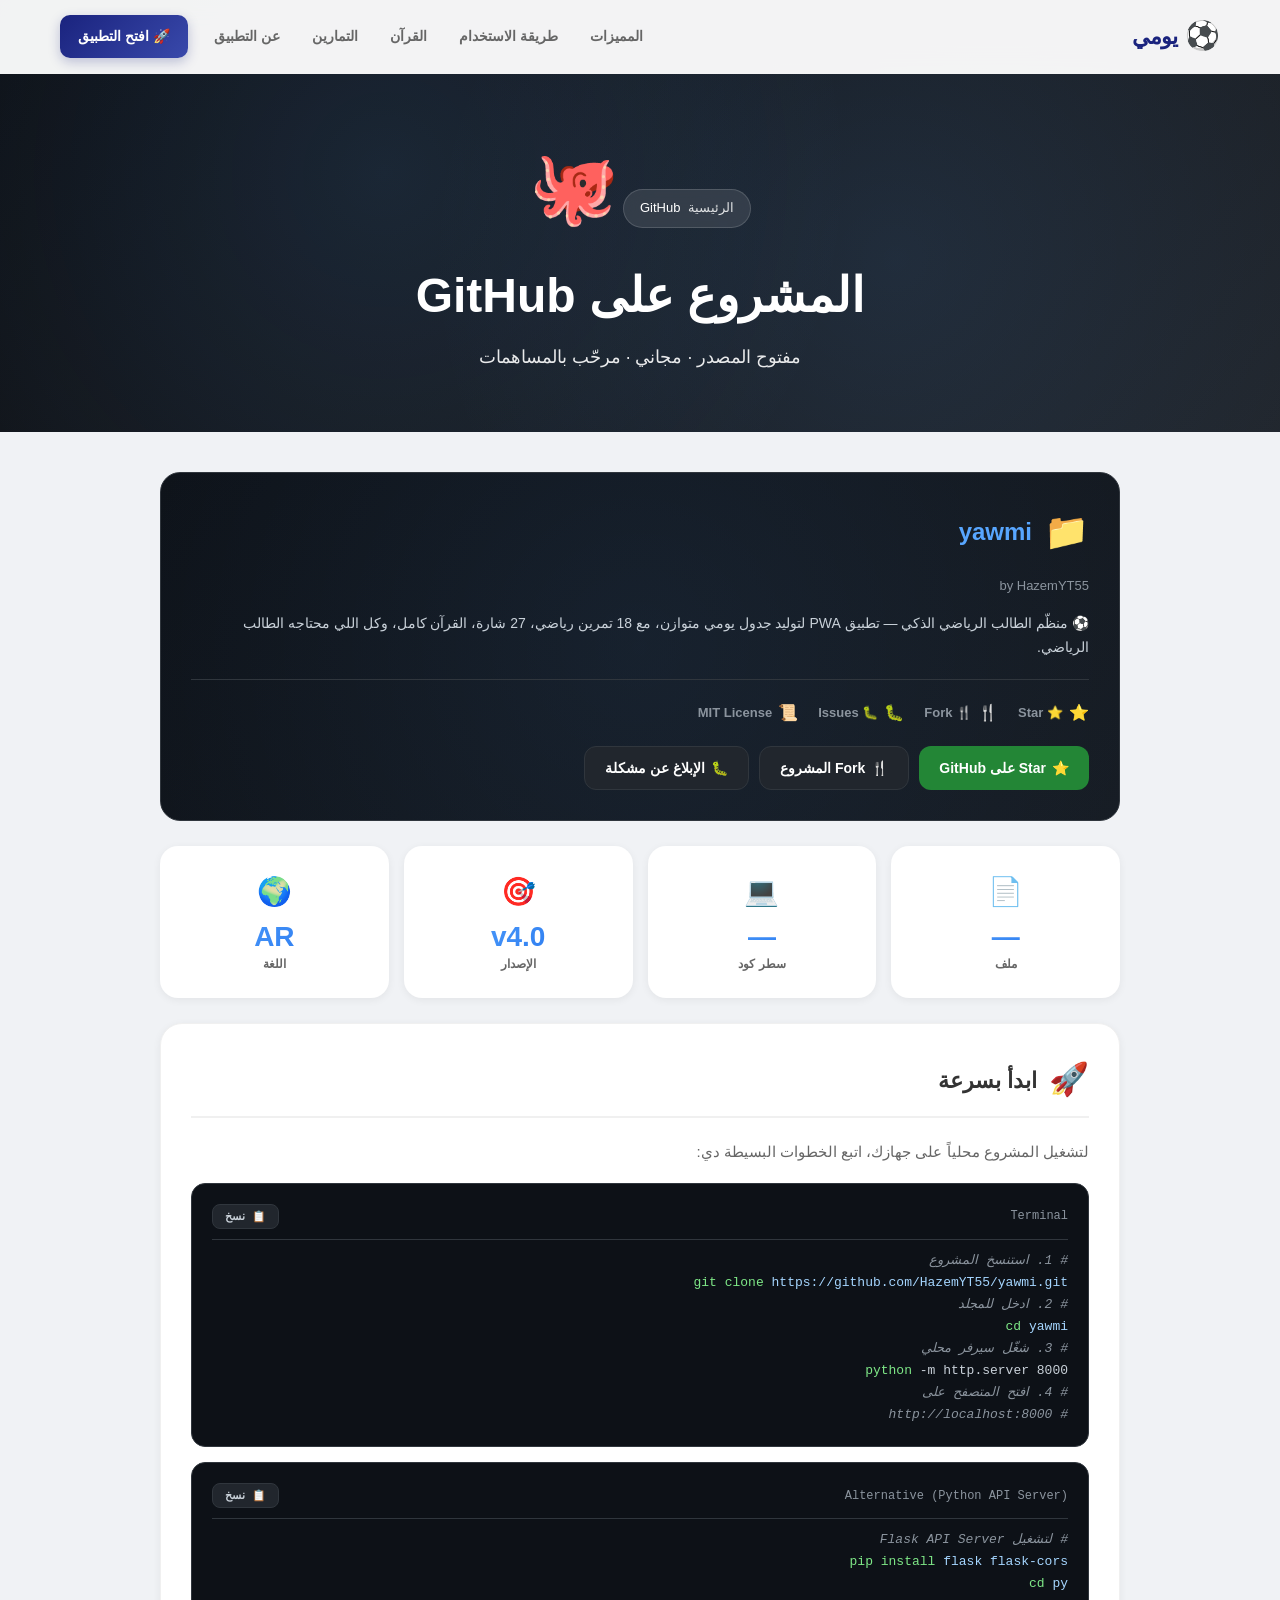
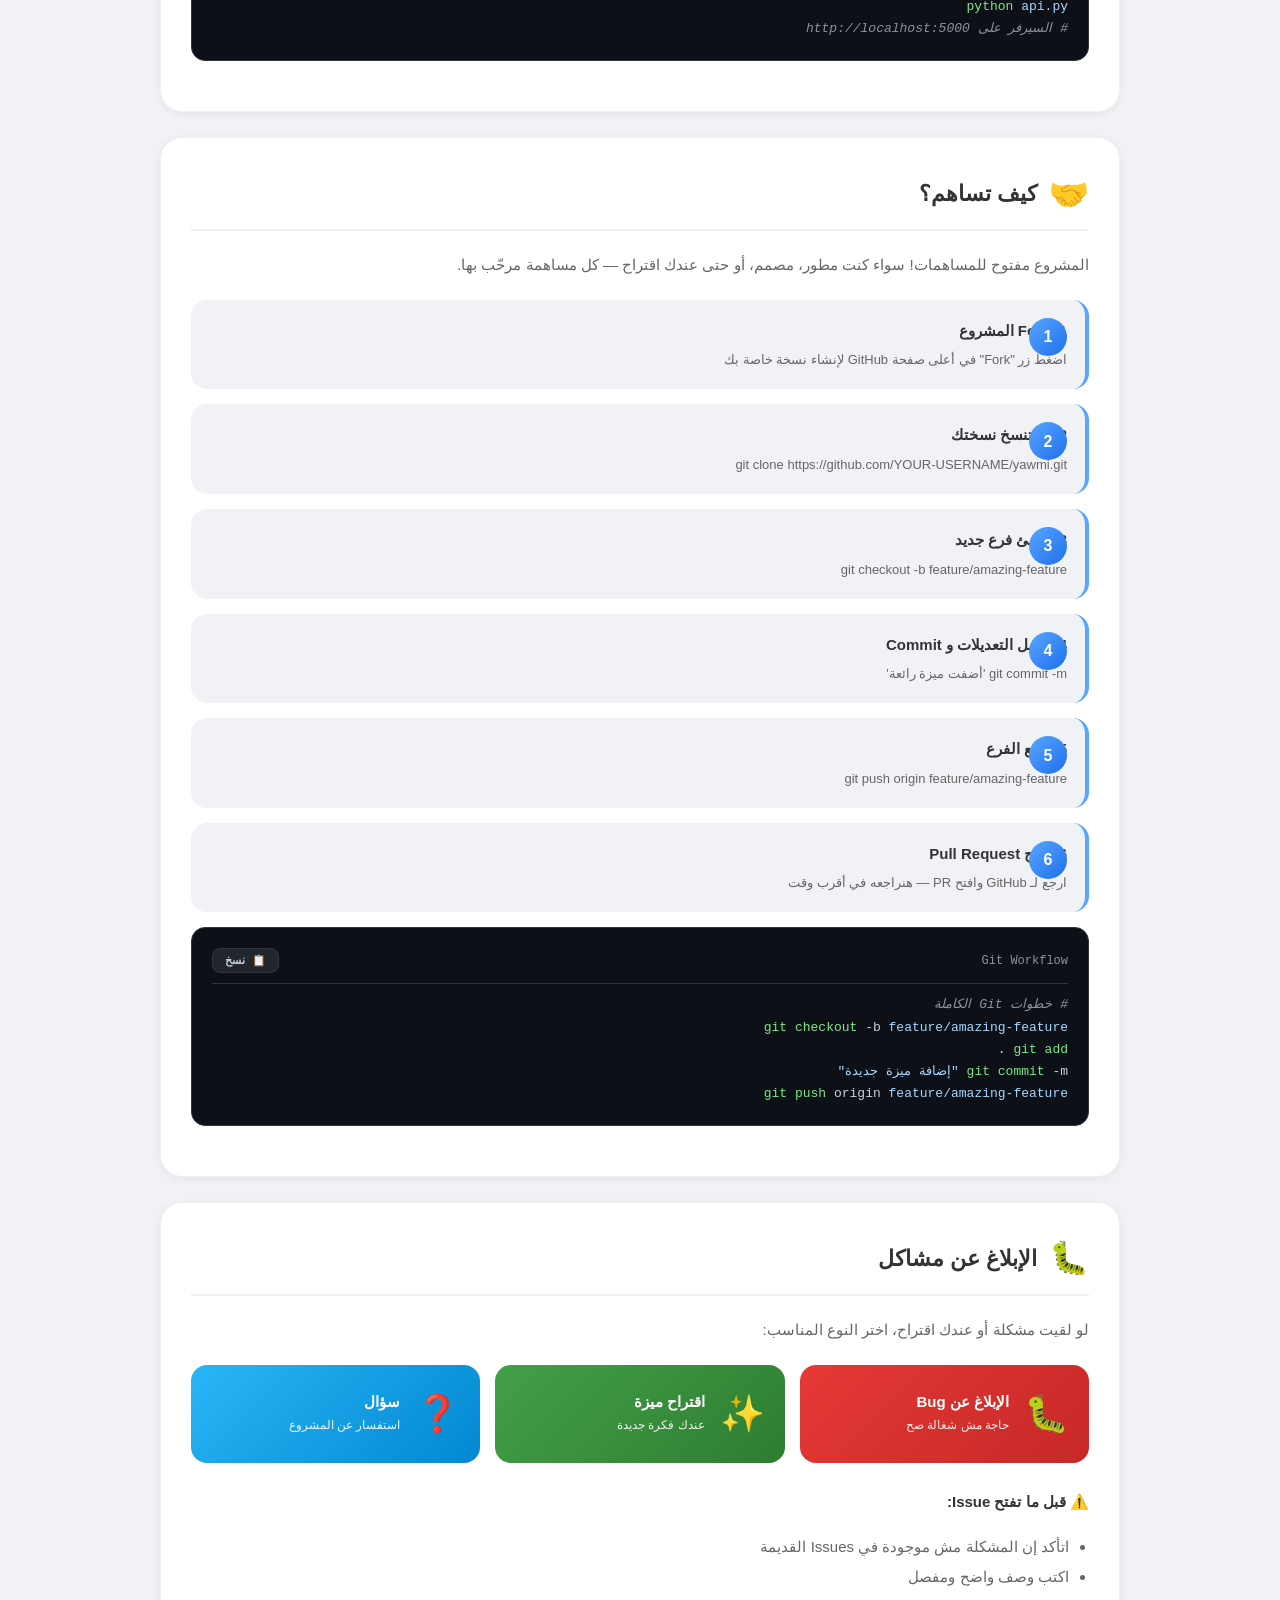
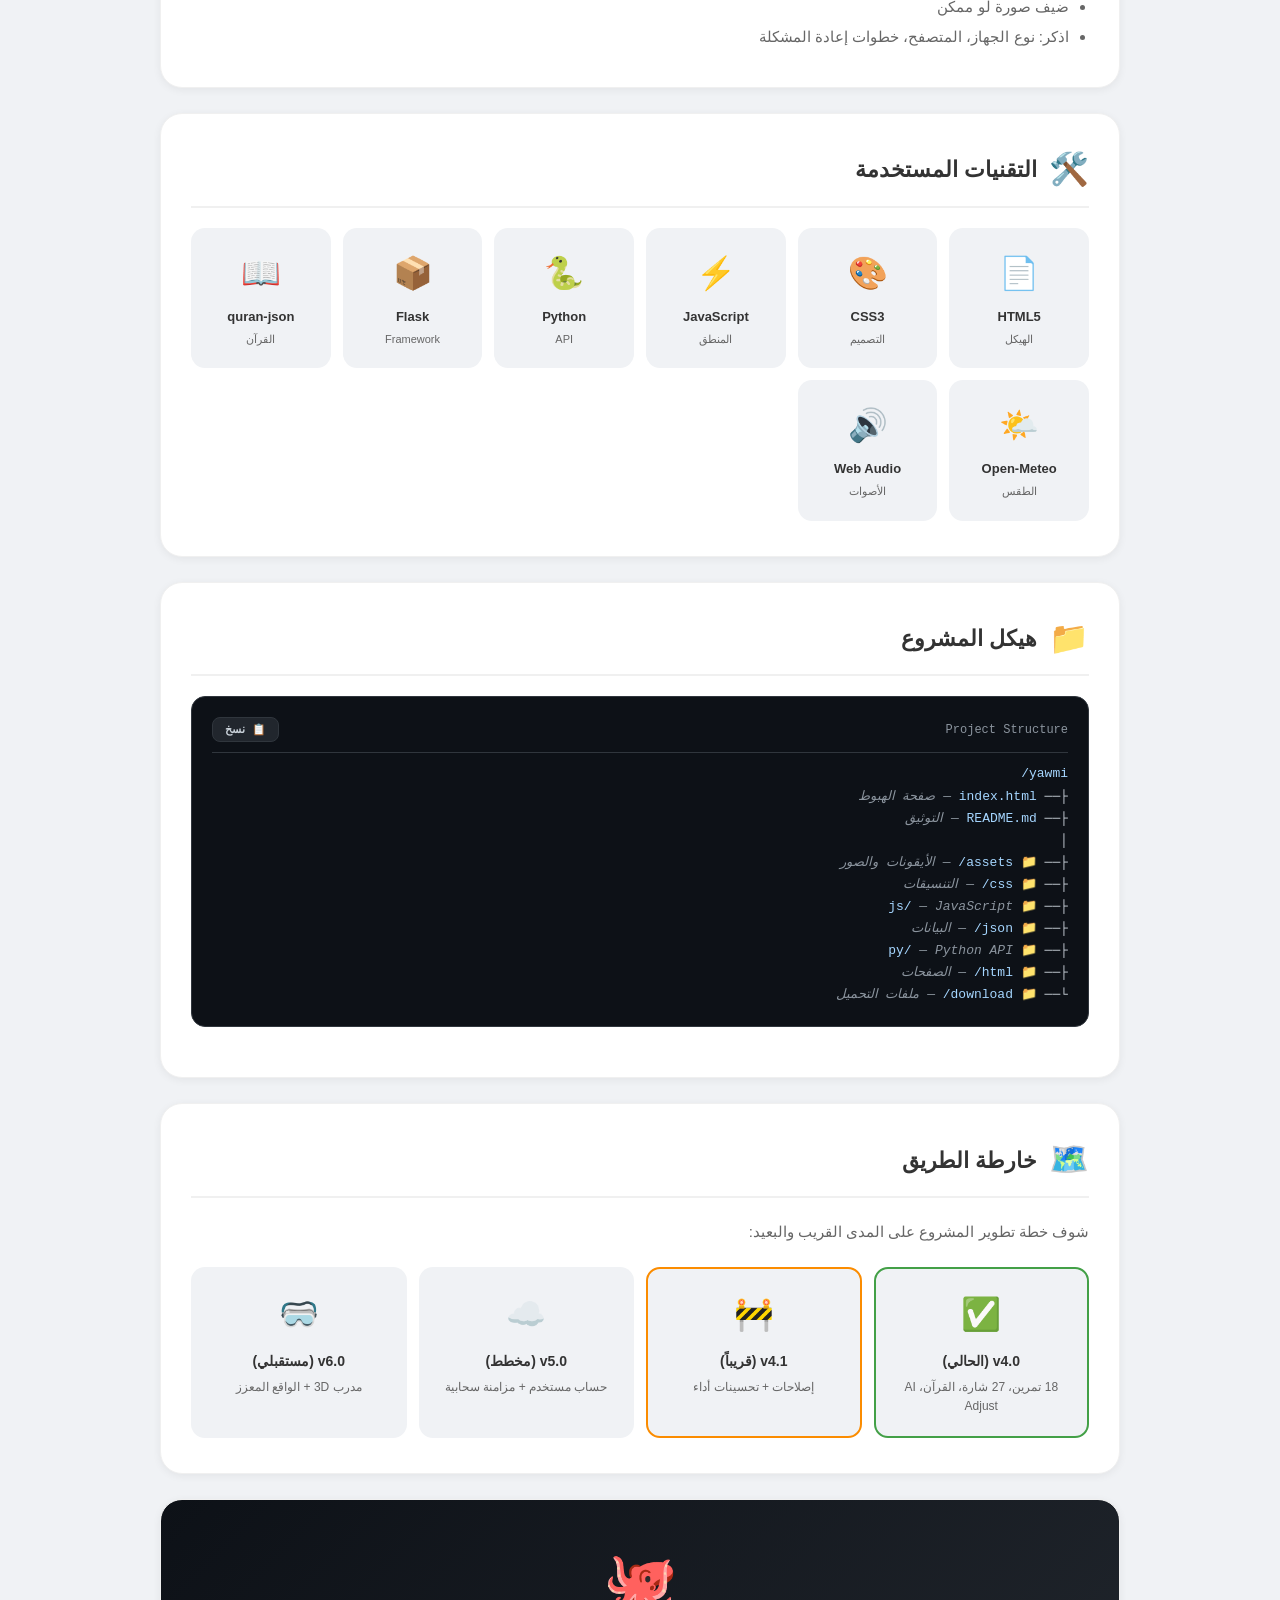
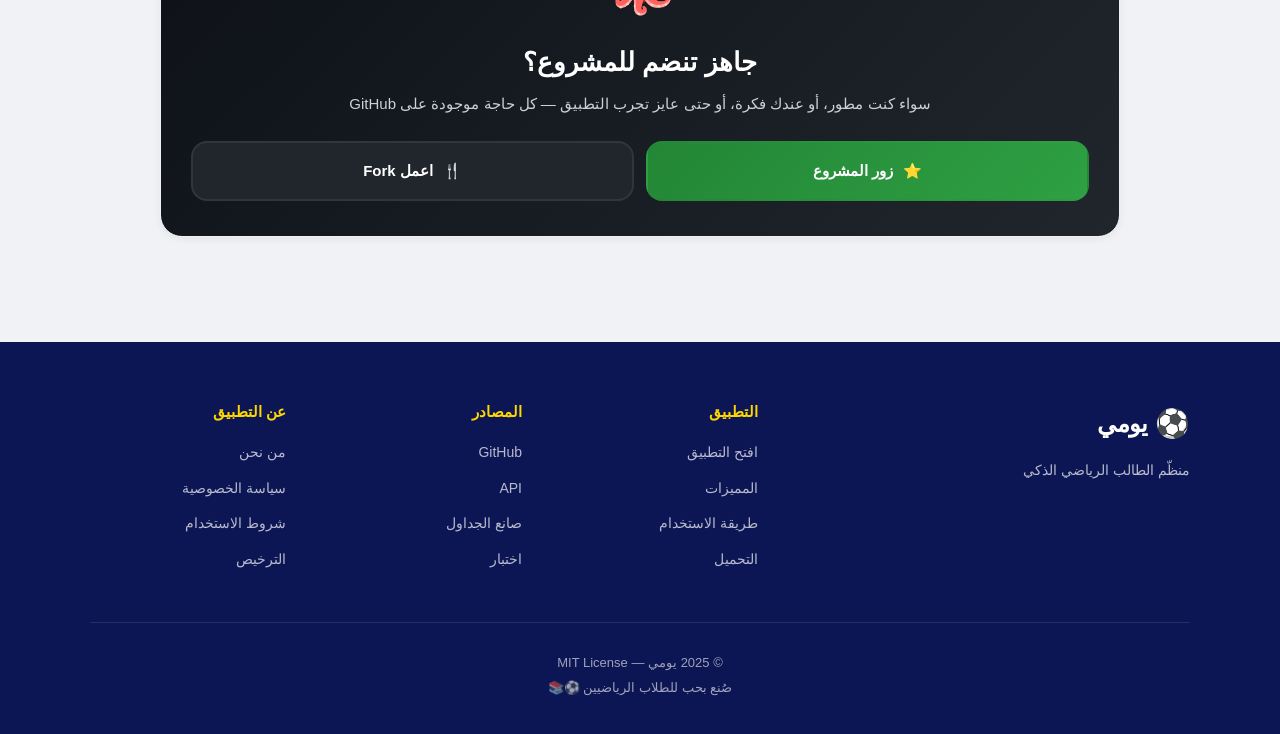
<file: html/github.html>
<!DOCTYPE html>
<html lang="ar" dir="rtl">
<head>
<meta charset="UTF-8">
<meta name="viewport" content="width=device-width, initial-scale=1.0, maximum-scale=5.0">
<meta name="theme-color" content="#1a237e">
<meta name="description" content="مشروع يومي مفتوح المصدر على GitHub - ساهم في التطوير">
<meta name="author" content="Hazem">

<!-- Favicons -->
<link rel="icon" type="image/x-icon" href="../assets/favicon.ico">
<link rel="icon" type="image/png" sizes="32x32" href="../assets/favicon-32x32.png">
<link rel="apple-touch-icon" sizes="180x180" href="../assets/apple-touch-icon.png">
<link rel="icon" type="image/svg+xml" href="../assets/icon.svg">
<link rel="manifest" href="../assets/site.webmanifest">

<!-- Stylesheets -->
<link rel="stylesheet" href="../css/styles.css">
<link rel="stylesheet" href="../css/index.css">

<title>🐙 GitHub - يومي</title>

<style>
  /* ============ GitHub Page Specific ============ */
  .page-hero {
    background: linear-gradient(135deg, #0d1117, #21262d);
    color: white;
    padding: 130px 20px 60px;
    text-align: center;
    position: relative;
    overflow: hidden;
    margin-bottom: 40px;
  }

  .page-hero::before {
    content: '';
    position: absolute;
    inset: 0;
    background-image:
      radial-gradient(circle at 30% 40%, rgba(88,166,255,0.1) 0%, transparent 50%),
      radial-gradient(circle at 70% 60%, rgba(88,166,255,0.1) 0%, transparent 50%);
  }

  .page-hero-content {
    position: relative;
    z-index: 1;
    max-width: 800px;
    margin: 0 auto;
  }

  .page-hero-icon {
    font-size: 72px;
    margin-bottom: 20px;
    display: inline-block;
    animation: bounce 2s infinite;
  }

  .page-hero h1 {
    font-size: clamp(2rem, 5vw, 3rem);
    margin-bottom: 15px;
    color: white;
    font-weight: 900;
  }

  .page-hero p {
    font-size: 1.1rem;
    opacity: 0.9;
    color: white;
    max-width: 600px;
    margin: 0 auto;
    line-height: 1.7;
  }

  .breadcrumb {
    display: inline-flex;
    gap: 8px;
    align-items: center;
    background: rgba(255,255,255,0.1);
    padding: 8px 16px;
    border-radius: 20px;
    font-size: 13px;
    margin-bottom: 20px;
    backdrop-filter: blur(10px);
    border: 1px solid rgba(255,255,255,0.15);
  }

  .breadcrumb a {
    color: white;
    text-decoration: none;
    opacity: 0.85;
    transition: opacity 0.2s;
  }

  .breadcrumb a:hover {
    opacity: 1;
    text-decoration: underline;
  }

  .breadcrumb span:not(:last-child)::after {
    content: '›';
    margin-right: 8px;
    opacity: 0.6;
  }

  /* ============ Container ============ */
  .github-container {
    max-width: 1000px;
    margin: 0 auto;
    padding: 0 20px 80px;
  }

  /* ============ Section ============ */
  .gh-section {
    background: var(--card);
    border-radius: 22px;
    padding: 35px 30px;
    margin-bottom: 25px;
    box-shadow: var(--shadow-sm);
    border: 1px solid var(--border-light);
    transition: all 0.3s ease;
  }

  .gh-section:hover {
    box-shadow: var(--shadow-md);
  }

  .gh-section-title {
    display: flex;
    align-items: center;
    gap: 12px;
    font-size: 1.4rem;
    color: var(--text);
    margin-bottom: 20px;
    font-weight: 800;
    padding-bottom: 15px;
    border-bottom: 2px solid var(--border-light);
  }

  .gh-section-title-icon {
    font-size: 32px;
    flex-shrink: 0;
  }

  .gh-section-text {
    font-size: 15px;
    color: var(--text-light);
    line-height: 1.9;
  }

  /* ============ Repo Card ============ */
  .repo-card {
    background: linear-gradient(135deg, #0d1117, #161b22);
    border-radius: 20px;
    padding: 30px;
    color: white;
    border: 1px solid #30363d;
    margin-bottom: 25px;
    position: relative;
    overflow: hidden;
  }

  .repo-card::before {
    content: '';
    position: absolute;
    top: -50%;
    right: -50%;
    width: 200%;
    height: 200%;
    background: radial-gradient(circle, rgba(88,166,255,0.08) 0%, transparent 60%);
    animation: rotate 30s linear infinite;
  }

  @keyframes rotate {
    to { transform: rotate(360deg); }
  }

  .repo-content {
    position: relative;
    z-index: 1;
  }

  .repo-header {
    display: flex;
    align-items: center;
    gap: 12px;
    margin-bottom: 15px;
  }

  .repo-icon {
    font-size: 36px;
  }

  .repo-name {
    font-size: 1.5rem;
    font-weight: 900;
    color: #58a6ff;
  }

  .repo-owner {
    font-size: 13px;
    color: #8b949e;
    margin-bottom: 15px;
  }

  .repo-desc {
    font-size: 14px;
    color: #c9d1d9;
    line-height: 1.7;
    margin-bottom: 20px;
  }

  .repo-stats {
    display: flex;
    gap: 20px;
    flex-wrap: wrap;
    padding-top: 20px;
    border-top: 1px solid #30363d;
  }

  .repo-stat {
    display: flex;
    align-items: center;
    gap: 6px;
    font-size: 13px;
    color: #8b949e;
    font-weight: 600;
  }

  .repo-stat-icon {
    font-size: 16px;
  }

  .repo-actions {
    display: flex;
    gap: 10px;
    margin-top: 20px;
    flex-wrap: wrap;
  }

  .repo-btn {
    padding: 10px 20px;
    border-radius: 12px;
    background: #238636;
    color: white;
    border: none;
    text-decoration: none;
    font-size: 14px;
    font-weight: 700;
    display: inline-flex;
    align-items: center;
    gap: 6px;
    transition: all 0.25s ease;
    cursor: pointer;
  }

  .repo-btn:hover {
    background: #2ea043;
    transform: translateY(-2px);
    box-shadow: 0 4px 15px rgba(35,134,54,0.4);
  }

  .repo-btn.secondary {
    background: #21262d;
    border: 1px solid #30363d;
  }

  .repo-btn.secondary:hover {
    background: #30363d;
    border-color: #8b949e;
    box-shadow: 0 4px 15px rgba(139,148,158,0.2);
  }

  /* ============ Contribution Grid ============ */
  .contrib-grid {
    display: grid;
    grid-template-columns: repeat(auto-fit, minmax(180px, 1fr));
    gap: 12px;
    margin-top: 20px;
  }

  .contrib-card {
    background: var(--bg);
    border-radius: 14px;
    padding: 20px;
    text-align: center;
    transition: all 0.3s ease;
    border: 2px solid transparent;
  }

  .contrib-card:hover {
    transform: translateY(-4px);
    border-color: #58a6ff;
    background: var(--card);
    box-shadow: var(--shadow-sm);
  }

  .contrib-icon {
    font-size: 32px;
    margin-bottom: 10px;
    display: block;
  }

  .contrib-title {
    font-size: 14px;
    font-weight: 800;
    color: var(--text);
    margin-bottom: 6px;
  }

  .contrib-desc {
    font-size: 12px;
    color: var(--text-light);
    line-height: 1.6;
  }

  /* ============ Code Block ============ */
  .code-block {
    background: #0d1117;
    border-radius: 14px;
    padding: 20px;
    color: #c9d1d9;
    font-family: 'Courier New', Consolas, monospace;
    font-size: 13px;
    line-height: 1.7;
    overflow-x: auto;
    border: 1px solid #30363d;
    position: relative;
    margin-bottom: 15px;
  }

  .code-block .comment { color: #8b949e; font-style: italic; }
  .code-block .command { color: #7ee787; }
  .code-block .string { color: #a5d6ff; }
  .code-block .keyword { color: #ff7b72; }

  .code-header {
    display: flex;
    justify-content: space-between;
    align-items: center;
    margin-bottom: 10px;
    padding-bottom: 10px;
    border-bottom: 1px solid #30363d;
    font-size: 12px;
    color: #8b949e;
  }

  .copy-btn {
    background: #21262d;
    color: #c9d1d9;
    border: 1px solid #30363d;
    padding: 5px 12px;
    border-radius: 8px;
    font-size: 11px;
    font-weight: 700;
    cursor: pointer;
    transition: all 0.2s ease;
    font-family: inherit;
  }

  .copy-btn:hover {
    background: #30363d;
    border-color: #58a6ff;
    color: #58a6ff;
  }

  .copy-btn.copied {
    background: #238636;
    color: white;
    border-color: #2ea043;
  }

  /* ============ Steps ============ */
  .steps-list {
    list-style: none;
    padding: 0;
    counter-reset: step-counter;
    margin-top: 20px;
  }

  .steps-list li {
    counter-increment: step-counter;
    padding: 18px 18px 18px 70px;
    margin-bottom: 15px;
    background: var(--bg);
    border-radius: 16px;
    position: relative;
    font-size: 14px;
    color: var(--text);
    line-height: 1.7;
    transition: all 0.3s ease;
    border-right: 4px solid #58a6ff;
  }

  .steps-list li:hover {
    background: var(--card);
    box-shadow: var(--shadow-sm);
    transform: translateX(-4px);
  }

  .steps-list li::before {
    content: counter(step-counter);
    position: absolute;
    right: 18px;
    top: 18px;
    width: 38px;
    height: 38px;
    background: linear-gradient(135deg, #58a6ff, #1f6feb);
    color: white;
    border-radius: 50%;
    display: flex;
    align-items: center;
    justify-content: center;
    font-weight: 900;
    font-size: 16px;
  }

  .steps-list li strong {
    color: var(--text);
    display: block;
    margin-bottom: 6px;
    font-size: 15px;
  }

  .steps-list li p {
    font-size: 13px;
    color: var(--text-light);
    margin: 5px 0 0;
  }

  /* ============ Issue Types ============ */
  .issue-types {
    display: grid;
    grid-template-columns: repeat(auto-fit, minmax(260px, 1fr));
    gap: 15px;
    margin-top: 20px;
  }

  .issue-type {
    border-radius: 16px;
    padding: 20px;
    text-decoration: none;
    color: white;
    transition: all 0.3s ease;
    display: flex;
    align-items: center;
    gap: 15px;
  }

  .issue-type:hover {
    transform: translateY(-4px);
    box-shadow: var(--shadow-lg);
  }

  .issue-type.bug {
    background: linear-gradient(135deg, #e53935, #c62828);
  }

  .issue-type.feature {
    background: linear-gradient(135deg, #43a047, #2e7d32);
  }

  .issue-type.question {
    background: linear-gradient(135deg, #29b6f6, #0288d1);
  }

  .issue-icon {
    font-size: 36px;
    flex-shrink: 0;
  }

  .issue-content h4 {
    font-size: 15px;
    font-weight: 800;
    color: white;
    margin-bottom: 4px;
  }

  .issue-content p {
    font-size: 12px;
    color: white;
    opacity: 0.9;
    margin: 0;
  }

  /* ============ Tech Stack ============ */
  .tech-grid {
    display: grid;
    grid-template-columns: repeat(auto-fit, minmax(130px, 1fr));
    gap: 12px;
    margin-top: 20px;
  }

  .tech-card {
    background: var(--bg);
    border-radius: 14px;
    padding: 18px 12px;
    text-align: center;
    transition: all 0.25s ease;
    border: 2px solid transparent;
  }

  .tech-card:hover {
    transform: translateY(-4px);
    border-color: #58a6ff;
    background: var(--card);
  }

  .tech-card-icon {
    font-size: 32px;
    margin-bottom: 8px;
    display: block;
  }

  .tech-card-name {
    font-size: 13px;
    font-weight: 800;
    color: var(--text);
  }

  .tech-card-desc {
    font-size: 11px;
    color: var(--text-light);
    margin-top: 3px;
  }

  /* ============ CTA Buttons ============ */
  .cta-buttons {
    display: flex;
    gap: 12px;
    flex-wrap: wrap;
    margin-top: 20px;
  }

  .cta-btn {
    flex: 1;
    min-width: 200px;
    padding: 16px 24px;
    border-radius: 16px;
    text-decoration: none;
    font-size: 15px;
    font-weight: 800;
    display: inline-flex;
    align-items: center;
    justify-content: center;
    gap: 10px;
    transition: all 0.3s ease;
    border: 2px solid transparent;
  }

  .cta-btn.primary {
    background: linear-gradient(135deg, #238636, #2ea043);
    color: white;
  }

  .cta-btn.primary:hover {
    transform: translateY(-4px);
    box-shadow: 0 10px 30px rgba(35,134,54,0.4);
  }

  .cta-btn.secondary {
    background: var(--card);
    color: var(--text);
    border-color: var(--border);
  }

  .cta-btn.secondary:hover {
    transform: translateY(-4px);
    border-color: #58a6ff;
    box-shadow: var(--shadow-lg);
  }

  /* ============ Stats Banner ============ */
  .stats-banner {
    display: grid;
    grid-template-columns: repeat(auto-fit, minmax(150px, 1fr));
    gap: 15px;
    margin-bottom: 25px;
  }

  .stat-box {
    background: var(--card);
    border-radius: 18px;
    padding: 22px 15px;
    text-align: center;
    box-shadow: var(--shadow-sm);
    border: 2px solid transparent;
    transition: all 0.3s ease;
  }

  .stat-box:hover {
    transform: translateY(-5px);
    box-shadow: var(--shadow-lg);
    border-color: #58a6ff;
  }

  .stat-box-icon {
    font-size: 28px;
    margin-bottom: 8px;
    display: block;
  }

  .stat-box-value {
    font-size: 1.75rem;
    font-weight: 900;
    background: linear-gradient(135deg, #58a6ff, #1f6feb);
    -webkit-background-clip: text;
    -webkit-text-fill-color: transparent;
    background-clip: text;
    line-height: 1;
    margin-bottom: 4px;
  }

  .stat-box-label {
    font-size: 12px;
    font-weight: 700;
    color: var(--text-light);
  }

  /* ============ Responsive ============ */
  @media (max-width: 768px) {
    .page-hero {
      padding: 110px 15px 50px;
    }

    .page-hero-icon {
      font-size: 55px;
    }

    .github-container {
      padding: 0 12px 60px;
    }

    .gh-section {
      padding: 22px 18px;
    }

    .gh-section-title {
      font-size: 1.2rem;
    }

    .repo-card {
      padding: 22px 18px;
    }

    .repo-name {
      font-size: 1.25rem;
    }

    .repo-actions {
      flex-direction: column;
    }

    .repo-btn {
      justify-content: center;
      width: 100%;
    }

    .steps-list li {
      padding: 14px 14px 14px 60px;
      font-size: 13px;
    }

    .steps-list li::before {
      width: 32px;
      height: 32px;
      font-size: 14px;
      right: 14px;
      top: 14px;
    }

    .cta-btn {
      min-width: 100%;
    }

    .code-block {
      font-size: 11px;
      padding: 14px;
    }
  }

  @media (max-width: 400px) {
    .stat-box-value {
      font-size: 1.4rem;
    }

    .repo-stat {
      font-size: 12px;
    }
  }

  .hidden { display: none !important; }
</style>
</head>
<body>

<!-- ============ NAVBAR ============ -->
<nav class="navbar" id="navbar">
  <div class="nav-container">
    <a href="../index.html" class="nav-brand">
      <span class="brand-icon">⚽</span>
      <span class="brand-text">يومي</span>
    </a>
    <button class="nav-toggle" onclick="toggleNavMenu()" aria-label="القائمة">
      <span></span><span></span><span></span>
    </button>
    <ul class="nav-links" id="navLinks">
      <li><a href="features.html">المميزات</a></li>
      <li><a href="how_to_use.html">طريقة الاستخدام</a></li>
      <li><a href="quran.html">القرآن</a></li>
      <li><a href="workouts.html">التمارين</a></li>
      <li><a href="about.html">عن التطبيق</a></li>
      <li class="nav-cta"><a href="app.html">🚀 افتح التطبيق</a></li>
    </ul>
  </div>
</nav>

<!-- ============ PAGE HERO ============ -->
<section class="page-hero">
  <div class="page-hero-content">
    <div class="breadcrumb">
      <a href="../index.html">الرئيسية</a>
      <span>GitHub</span>
    </div>
    <div class="page-hero-icon">🐙</div>
    <h1>المشروع على GitHub</h1>
    <p>مفتوح المصدر · مجاني · مرحّب بالمساهمات</p>
  </div>
</section>

<!-- ============ CONTENT ============ -->
<div class="github-container">

  <!-- ============ REPO CARD ============ -->
  <div class="repo-card">
    <div class="repo-content">
      <div class="repo-header">
        <span class="repo-icon">📁</span>
        <span class="repo-name">yawmi</span>
      </div>
      <div class="repo-owner">by HazemYT55</div>
      <p class="repo-desc">
        ⚽ منظّم الطالب الرياضي الذكي — تطبيق PWA لتوليد جدول يومي متوازن،
        مع 18 تمرين رياضي، 27 شارة، القرآن كامل، وكل اللي محتاجه الطالب الرياضي.
      </p>

      <div class="repo-stats">
        <div class="repo-stat">
          <span class="repo-stat-icon">⭐</span>
          <span id="ghStars">— Stars</span>
        </div>
        <div class="repo-stat">
          <span class="repo-stat-icon">🍴</span>
          <span id="ghForks">— Forks</span>
        </div>
        <div class="repo-stat">
          <span class="repo-stat-icon">🐛</span>
          <span id="ghIssues">— Issues</span>
        </div>
        <div class="repo-stat">
          <span class="repo-stat-icon">📜</span>
          <span>MIT License</span>
        </div>
      </div>

      <div class="repo-actions">
        <a href="https://github.com/HazemYT55/yawmi" target="_blank" rel="noopener" class="repo-btn">
          <span>⭐</span> Star على GitHub
        </a>
        <a href="https://github.com/HazemYT55/yawmi/fork" target="_blank" rel="noopener" class="repo-btn secondary">
          <span>🍴</span> Fork المشروع
        </a>
        <a href="https://github.com/HazemYT55/yawmi/issues" target="_blank" rel="noopener" class="repo-btn secondary">
          <span>🐛</span> الإبلاغ عن مشكلة
        </a>
      </div>
    </div>
  </div>

  <!-- ============ STATS ============ -->
  <div class="stats-banner">
    <div class="stat-box">
      <span class="stat-box-icon">📄</span>
      <div class="stat-box-value" id="ghFiles">—</div>
      <div class="stat-box-label">ملف</div>
    </div>
    <div class="stat-box">
      <span class="stat-box-icon">💻</span>
      <div class="stat-box-value" id="ghLines">—</div>
      <div class="stat-box-label">سطر كود</div>
    </div>
    <div class="stat-box">
      <span class="stat-box-icon">🎯</span>
      <div class="stat-box-value">v4.0</div>
      <div class="stat-box-label">الإصدار</div>
    </div>
    <div class="stat-box">
      <span class="stat-box-icon">🌍</span>
      <div class="stat-box-value">AR</div>
      <div class="stat-box-label">اللغة</div>
    </div>
  </div>

  <!-- ============ QUICK START ============ -->
  <div class="gh-section">
    <h2 class="gh-section-title">
      <span class="gh-section-title-icon">🚀</span>
      ابدأ بسرعة
    </h2>

    <div class="gh-section-text">
      <p>لتشغيل المشروع محلياً على جهازك، اتبع الخطوات البسيطة دي:</p>
    </div>

    <div class="code-block">
      <div class="code-header">
        <span>Terminal</span>
        <button class="copy-btn" onclick="copyCode(this, 'git clone https://github.com/HazemYT55/yawmi.git\ncd yawmi\npython -m http.server 8000')">📋 نسخ</button>
      </div>
      <div><span class="comment"># 1. استنسخ المشروع</span></div>
      <div><span class="command">git clone</span> <span class="string">https://github.com/HazemYT55/yawmi.git</span></div>
      <div></div>
      <div><span class="comment"># 2. ادخل للمجلد</span></div>
      <div><span class="command">cd</span> <span class="string">yawmi</span></div>
      <div></div>
      <div><span class="comment"># 3. شغّل سيرفر محلي</span></div>
      <div><span class="command">python</span> -m http.server 8000</div>
      <div></div>
      <div><span class="comment"># 4. افتح المتصفح على</span></div>
      <div><span class="comment"># http://localhost:8000</span></div>
    </div>

    <div class="code-block">
      <div class="code-header">
        <span>Alternative (Python API Server)</span>
        <button class="copy-btn" onclick="copyCode(this, 'pip install flask flask-cors\ncd py\npython api.py')">📋 نسخ</button>
      </div>
      <div><span class="comment"># لتشغيل Flask API Server</span></div>
      <div><span class="command">pip install</span> <span class="string">flask flask-cors</span></div>
      <div><span class="command">cd</span> <span class="string">py</span></div>
      <div><span class="command">python</span> <span class="string">api.py</span></div>
      <div></div>
      <div><span class="comment"># السيرفر على http://localhost:5000</span></div>
    </div>
  </div>

  <!-- ============ HOW TO CONTRIBUTE ============ -->
  <div class="gh-section">
    <h2 class="gh-section-title">
      <span class="gh-section-title-icon">🤝</span>
      كيف تساهم؟
    </h2>

    <div class="gh-section-text">
      <p>المشروع مفتوح للمساهمات! سواء كنت مطور، مصمم، أو حتى عندك اقتراح — كل مساهمة مرحّب بها.</p>
    </div>

    <ol class="steps-list">
      <li>
        <strong>1. Fork المشروع</strong>
        <p>اضغط زر "Fork" في أعلى صفحة GitHub لإنشاء نسخة خاصة بك</p>
      </li>
      <li>
        <strong>2. استنسخ نسختك</strong>
        <p>git clone https://github.com/YOUR-USERNAME/yawmi.git</p>
      </li>
      <li>
        <strong>3. أنشئ فرع جديد</strong>
        <p>git checkout -b feature/amazing-feature</p>
      </li>
      <li>
        <strong>4. اعمل التعديلات و Commit</strong>
        <p>git commit -m 'أضفت ميزة رائعة'</p>
      </li>
      <li>
        <strong>5. ارفع الفرع</strong>
        <p>git push origin feature/amazing-feature</p>
      </li>
      <li>
        <strong>6. افتح Pull Request</strong>
        <p>ارجع لـ GitHub وافتح PR — هنراجعه في أقرب وقت</p>
      </li>
    </ol>

    <div class="code-block">
      <div class="code-header">
        <span>Git Workflow</span>
        <button class="copy-btn" onclick="copyCode(this, 'git checkout -b feature/amazing-feature\ngit add .\ngit commit -m &quot;إضافة ميزة جديدة&quot;\ngit push origin feature/amazing-feature')">📋 نسخ</button>
      </div>
      <div><span class="comment"># خطوات Git الكاملة</span></div>
      <div><span class="command">git checkout</span> -b <span class="string">feature/amazing-feature</span></div>
      <div><span class="command">git add</span> .</div>
      <div><span class="command">git commit</span> -m <span class="string">"إضافة ميزة جديدة"</span></div>
      <div><span class="command">git push</span> origin <span class="string">feature/amazing-feature</span></div>
    </div>
  </div>

  <!-- ============ REPORT ISSUES ============ -->
  <div class="gh-section">
    <h2 class="gh-section-title">
      <span class="gh-section-title-icon">🐛</span>
      الإبلاغ عن مشاكل
    </h2>

    <div class="gh-section-text">
      <p>لو لقيت مشكلة أو عندك اقتراح، اختر النوع المناسب:</p>
    </div>

    <div class="issue-types">
      <a href="https://github.com/HazemYT55/yawmi/issues/new?labels=bug" target="_blank" rel="noopener" class="issue-type bug">
        <span class="issue-icon">🐛</span>
        <div class="issue-content">
          <h4>الإبلاغ عن Bug</h4>
          <p>حاجة مش شغالة صح</p>
        </div>
      </a>

      <a href="https://github.com/HazemYT55/yawmi/issues/new?labels=enhancement" target="_blank" rel="noopener" class="issue-type feature">
        <span class="issue-icon">✨</span>
        <div class="issue-content">
          <h4>اقتراح ميزة</h4>
          <p>عندك فكرة جديدة</p>
        </div>
      </a>

      <a href="https://github.com/HazemYT55/yawmi/issues/new?labels=question" target="_blank" rel="noopener" class="issue-type question">
        <span class="issue-icon">❓</span>
        <div class="issue-content">
          <h4>سؤال</h4>
          <p>استفسار عن المشروع</p>
        </div>
      </a>
    </div>

    <div class="gh-section-text" style="margin-top: 25px;">
      <p><strong>⚠️ قبل ما تفتح Issue:</strong></p>
      <ul style="padding-right: 20px; line-height: 2;">
        <li>اتأكد إن المشكلة مش موجودة في Issues القديمة</li>
        <li>اكتب وصف واضح ومفصل</li>
        <li>ضيف صورة لو ممكن</li>
        <li>اذكر: نوع الجهاز، المتصفح، خطوات إعادة المشكلة</li>
      </ul>
    </div>
  </div>

  <!-- ============ TECH STACK ============ -->
  <div class="gh-section">
    <h2 class="gh-section-title">
      <span class="gh-section-title-icon">🛠️</span>
      التقنيات المستخدمة
    </h2>

    <div class="tech-grid">
      <div class="tech-card">
        <span class="tech-card-icon">📄</span>
        <div class="tech-card-name">HTML5</div>
        <div class="tech-card-desc">الهيكل</div>
      </div>
      <div class="tech-card">
        <span class="tech-card-icon">🎨</span>
        <div class="tech-card-name">CSS3</div>
        <div class="tech-card-desc">التصميم</div>
      </div>
      <div class="tech-card">
        <span class="tech-card-icon">⚡</span>
        <div class="tech-card-name">JavaScript</div>
        <div class="tech-card-desc">المنطق</div>
      </div>
      <div class="tech-card">
        <span class="tech-card-icon">🐍</span>
        <div class="tech-card-name">Python</div>
        <div class="tech-card-desc">API</div>
      </div>
      <div class="tech-card">
        <span class="tech-card-icon">📦</span>
        <div class="tech-card-name">Flask</div>
        <div class="tech-card-desc">Framework</div>
      </div>
      <div class="tech-card">
        <span class="tech-card-icon">📖</span>
        <div class="tech-card-name">quran-json</div>
        <div class="tech-card-desc">القرآن</div>
      </div>
      <div class="tech-card">
        <span class="tech-card-icon">🌤️</span>
        <div class="tech-card-name">Open-Meteo</div>
        <div class="tech-card-desc">الطقس</div>
      </div>
      <div class="tech-card">
        <span class="tech-card-icon">🔊</span>
        <div class="tech-card-name">Web Audio</div>
        <div class="tech-card-desc">الأصوات</div>
      </div>
    </div>
  </div>

  <!-- ============ PROJECT STRUCTURE ============ -->
  <div class="gh-section">
    <h2 class="gh-section-title">
      <span class="gh-section-title-icon">📁</span>
      هيكل المشروع
    </h2>

    <div class="code-block">
      <div class="code-header">
        <span>Project Structure</span>
        <button class="copy-btn" onclick="copyCode(this, 'yawmi/\n├── index.html\n├── assets/\n├── css/\n├── js/\n├── json/\n├── py/\n├── html/\n└── download/')">📋 نسخ</button>
      </div>
      <div><span class="string">yawmi/</span></div>
      <div>├── <span class="string">index.html</span> <span class="comment">— صفحة الهبوط</span></div>
      <div>├── <span class="string">README.md</span> <span class="comment">— التوثيق</span></div>
      <div>│</div>
      <div>├── 📁 <span class="string">assets/</span> <span class="comment">— الأيقونات والصور</span></div>
      <div>├── 📁 <span class="string">css/</span> <span class="comment">— التنسيقات</span></div>
      <div>├── 📁 <span class="string">js/</span> <span class="comment">— JavaScript</span></div>
      <div>├── 📁 <span class="string">json/</span> <span class="comment">— البيانات</span></div>
      <div>├── 📁 <span class="string">py/</span> <span class="comment">— Python API</span></div>
      <div>├── 📁 <span class="string">html/</span> <span class="comment">— الصفحات</span></div>
      <div>└── 📁 <span class="string">download/</span> <span class="comment">— ملفات التحميل</span></div>
    </div>
  </div>

  <!-- ============ ROADMAP ============ -->
  <div class="gh-section">
    <h2 class="gh-section-title">
      <span class="gh-section-title-icon">🗺️</span>
      خارطة الطريق
    </h2>

    <div class="gh-section-text">
      <p>شوف خطة تطوير المشروع على المدى القريب والبعيد:</p>
    </div>

    <div class="contrib-grid">
      <div class="contrib-card" style="border-color: #43a047;">
        <span class="contrib-icon">✅</span>
        <div class="contrib-title">v4.0 (الحالي)</div>
        <div class="contrib-desc">18 تمرين، 27 شارة، القرآن، AI Adjust</div>
      </div>

      <div class="contrib-card" style="border-color: #fb8c00;">
        <span class="contrib-icon">🚧</span>
        <div class="contrib-title">v4.1 (قريباً)</div>
        <div class="contrib-desc">إصلاحات + تحسينات أداء</div>
      </div>

      <div class="contrib-card">
        <span class="contrib-icon">☁️</span>
        <div class="contrib-title">v5.0 (مخطط)</div>
        <div class="contrib-desc">حساب مستخدم + مزامنة سحابية</div>
      </div>

      <div class="contrib-card">
        <span class="contrib-icon">🥽</span>
        <div class="contrib-title">v6.0 (مستقبلي)</div>
        <div class="contrib-desc">مدرب 3D + الواقع المعزز</div>
      </div>
    </div>
  </div>

  <!-- ============ CTA ============ -->
  <div class="gh-section" style="text-align: center; background: linear-gradient(135deg, #0d1117, #21262d); color: white;">
    <div style="font-size: 60px; margin-bottom: 15px;">🐙</div>
    <h2 style="font-size: 1.6rem; color: white; margin-bottom: 12px; font-weight: 900;">جاهز تنضم للمشروع؟</h2>
    <p style="color: #c9d1d9; margin-bottom: 25px; font-size: 15px; max-width: 600px; margin-left: auto; margin-right: auto;">
      سواء كنت مطور، أو عندك فكرة، أو حتى عايز تجرب التطبيق — كل حاجة موجودة على GitHub
    </p>

    <div class="cta-buttons" style="justify-content: center;">
      <a href="https://github.com/HazemYT55/yawmi" target="_blank" rel="noopener" class="cta-btn primary">
        <span>⭐</span> زور المشروع
      </a>
      <a href="https://github.com/HazemYT55/yawmi/fork" target="_blank" rel="noopener" class="cta-btn secondary" style="background: #21262d; color: white; border-color: #30363d;">
        <span>🍴</span> اعمل Fork
      </a>
    </div>
  </div>

</div>

<!-- ============ FOOTER ============ -->
<footer class="footer">
  <div class="footer-container">
    <div class="footer-col">
      <div class="footer-brand">
        <span class="brand-icon">⚽</span>
        <span class="brand-text">يومي</span>
      </div>
      <p class="footer-desc">منظّم الطالب الرياضي الذكي</p>
    </div>
    <div class="footer-col">
      <h4>التطبيق</h4>
      <ul>
        <li><a href="app.html">افتح التطبيق</a></li>
        <li><a href="features.html">المميزات</a></li>
        <li><a href="how_to_use.html">طريقة الاستخدام</a></li>
        <li><a href="../index.html#download">التحميل</a></li>
      </ul>
    </div>
    <div class="footer-col">
      <h4>المصادر</h4>
      <ul>
        <li><a href="github.html">GitHub</a></li>
        <li><a href="api.html">API</a></li>
        <li><a href="table_creator.html">صانع الجداول</a></li>
        <li><a href="test.html">اختبار</a></li>
      </ul>
    </div>
    <div class="footer-col">
      <h4>عن التطبيق</h4>
      <ul>
        <li><a href="about.html">من نحن</a></li>
        <li><a href="about.html#privacy">سياسة الخصوصية</a></li>
        <li><a href="about.html#terms">شروط الاستخدام</a></li>
        <li><a href="about.html#license">الترخيص</a></li>
      </ul>
    </div>
  </div>
  <div class="footer-bottom">
    <p>© 2025 يومي — MIT License</p>
    <p>صُنع بحب للطلاب الرياضيين ⚽📚</p>
  </div>
</footer>

<!-- ============ SCRIPTS ============ -->
<script>
/* ============ COPY CODE ============ */
function copyCode(btn, text) {
  const decoded = text.replace(/\\n/g, '\n').replace(/&quot;/g, '"');
  navigator.clipboard.writeText(decoded).then(() => {
    btn.classList.add('copied');
    btn.textContent = '✅ تم النسخ!';
    setTimeout(() => {
      btn.classList.remove('copied');
      btn.textContent = '📋 نسخ';
    }, 2000);
  }).catch(() => {
    // Fallback
    const textarea = document.createElement('textarea');
    textarea.value = decoded;
    document.body.appendChild(textarea);
    textarea.select();
    document.execCommand('copy');
    document.body.removeChild(textarea);
    btn.classList.add('copied');
    btn.textContent = '✅ تم النسخ!';
    setTimeout(() => {
      btn.classList.remove('copied');
      btn.textContent = '📋 نسخ';
    }, 2000);
  });
}

/* ============ GITHUB STATS (عبر API) ============ */
async function loadGitHubStats() {
  try {
    const res = await fetch('https://api.github.com/repos/HazemYT55/yawmi');
    if (!res.ok) throw new Error('API failed');

    const data = await res.json();

    const starsEl = document.getElementById('ghStars');
    const forksEl = document.getElementById('ghForks');
    const issuesEl = document.getElementById('ghIssues');

    if (starsEl) starsEl.textContent = `${data.stargazers_count} Stars`;
    if (forksEl) forksEl.textContent = `${data.forks_count} Forks`;
    if (issuesEl) issuesEl.textContent = `${data.open_issues_count} Issues`;

    // Stats
    const filesEl = document.getElementById('ghFiles');
    if (filesEl) filesEl.textContent = `32+`;

    const linesEl = document.getElementById('ghLines');
    if (linesEl) linesEl.textContent = `11K+`;
  } catch (e) {
    console.warn('⚠️ فشل تحميل إحصائيات GitHub:', e);
    // Fallback values
    const starsEl = document.getElementById('ghStars');
    if (starsEl) starsEl.textContent = '⭐ Star';
    const forksEl = document.getElementById('ghForks');
    if (forksEl) forksEl.textContent = '🍴 Fork';
    const issuesEl = document.getElementById('ghIssues');
    if (issuesEl) issuesEl.textContent = '🐛 Issues';
  }
}

/* ============ NAV ============ */
function toggleNavMenu() {
  const links = document.getElementById('navLinks');
  const toggle = document.querySelector('.nav-toggle');
  links.classList.toggle('active');
  toggle.classList.toggle('active');
}

document.querySelectorAll('.nav-links a').forEach(link => {
  link.addEventListener('click', () => {
    document.getElementById('navLinks').classList.remove('active');
    document.querySelector('.nav-toggle').classList.remove('active');
  });
});

window.addEventListener('scroll', () => {
  const navbar = document.getElementById('navbar');
  if (window.pageYOffset > 50) {
    navbar.classList.add('scrolled');
  } else {
    navbar.classList.remove('scrolled');
  }
});

/* ============ DARK MODE ============ */
try {
  const saved = JSON.parse(localStorage.getItem('yawmi_yawmi_v4') || '{}');
  if (saved.darkMode) {
    document.body.classList.add('dark');
  }
} catch (e) {}

/* ============ START ============ */
document.addEventListener('DOMContentLoaded', loadGitHubStats);

console.log('🐙 GitHub Page Loaded');
</script>

</body>
</html>
</file>
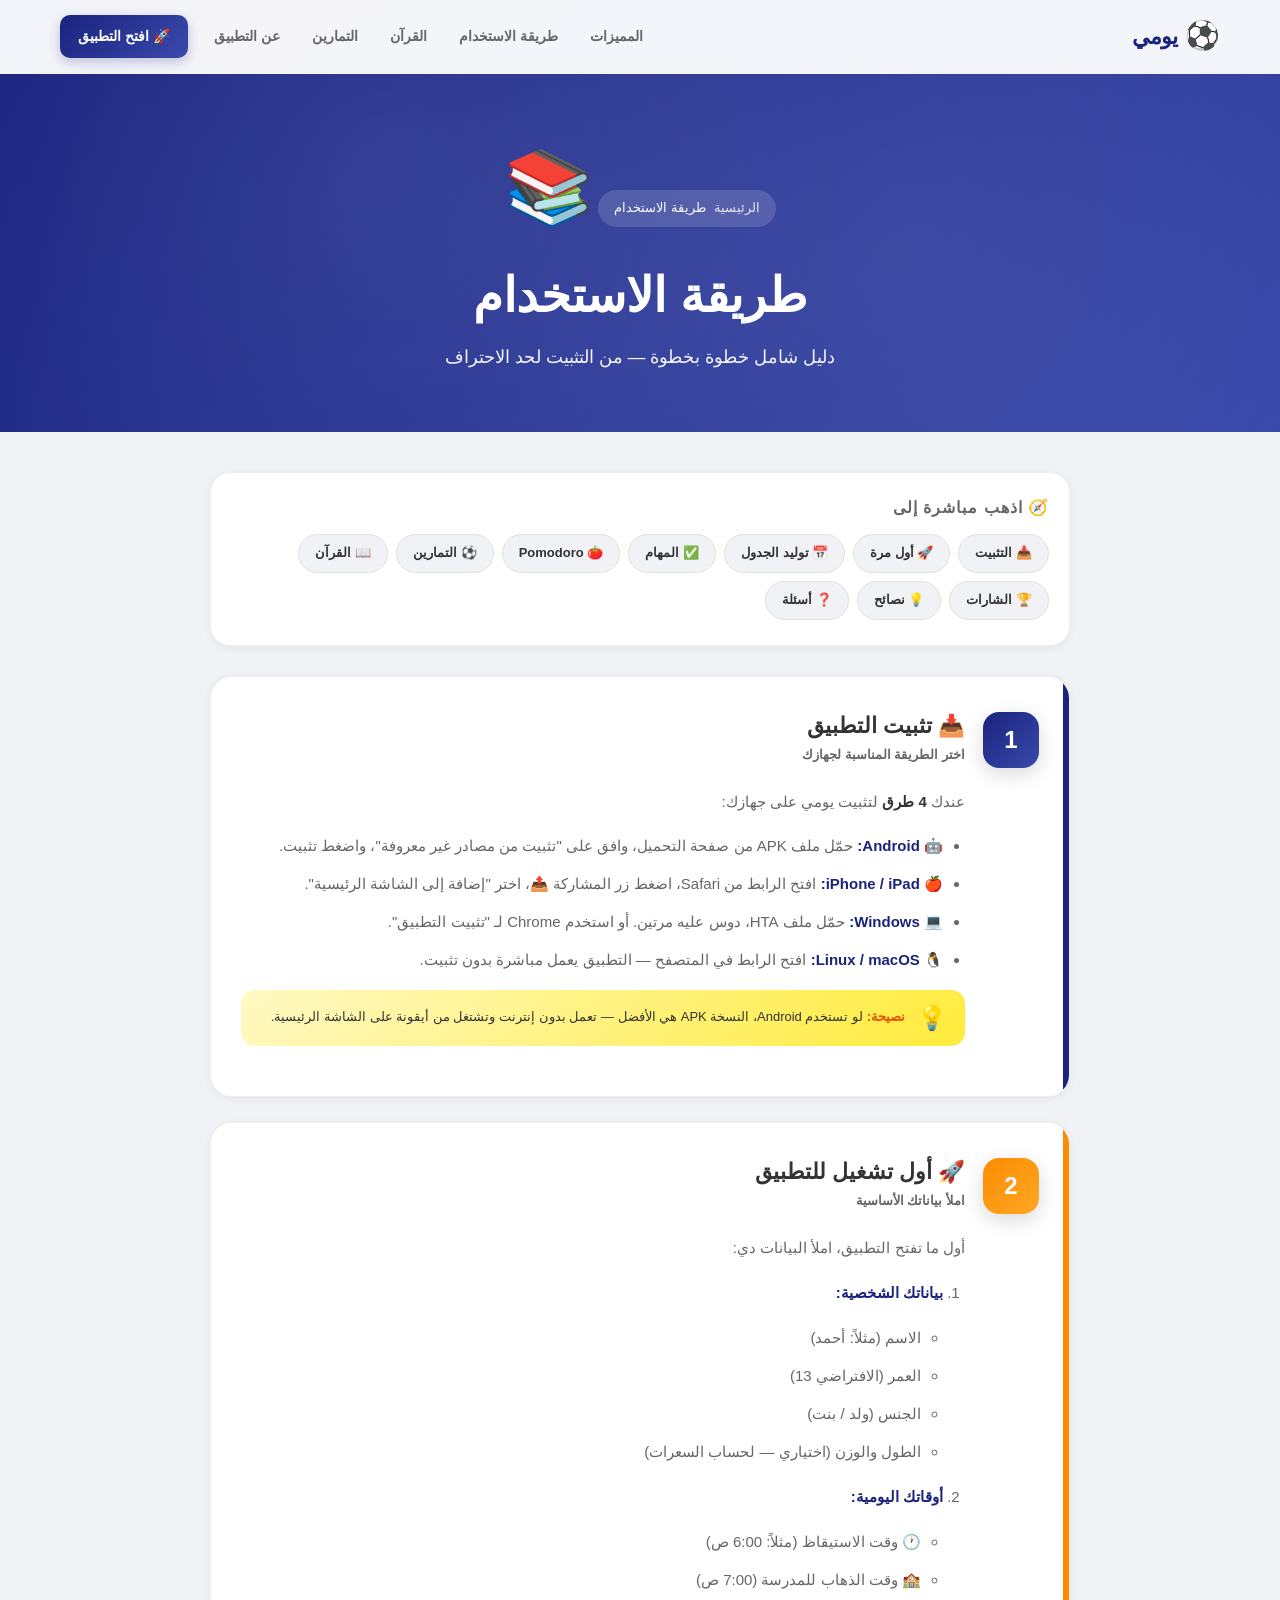
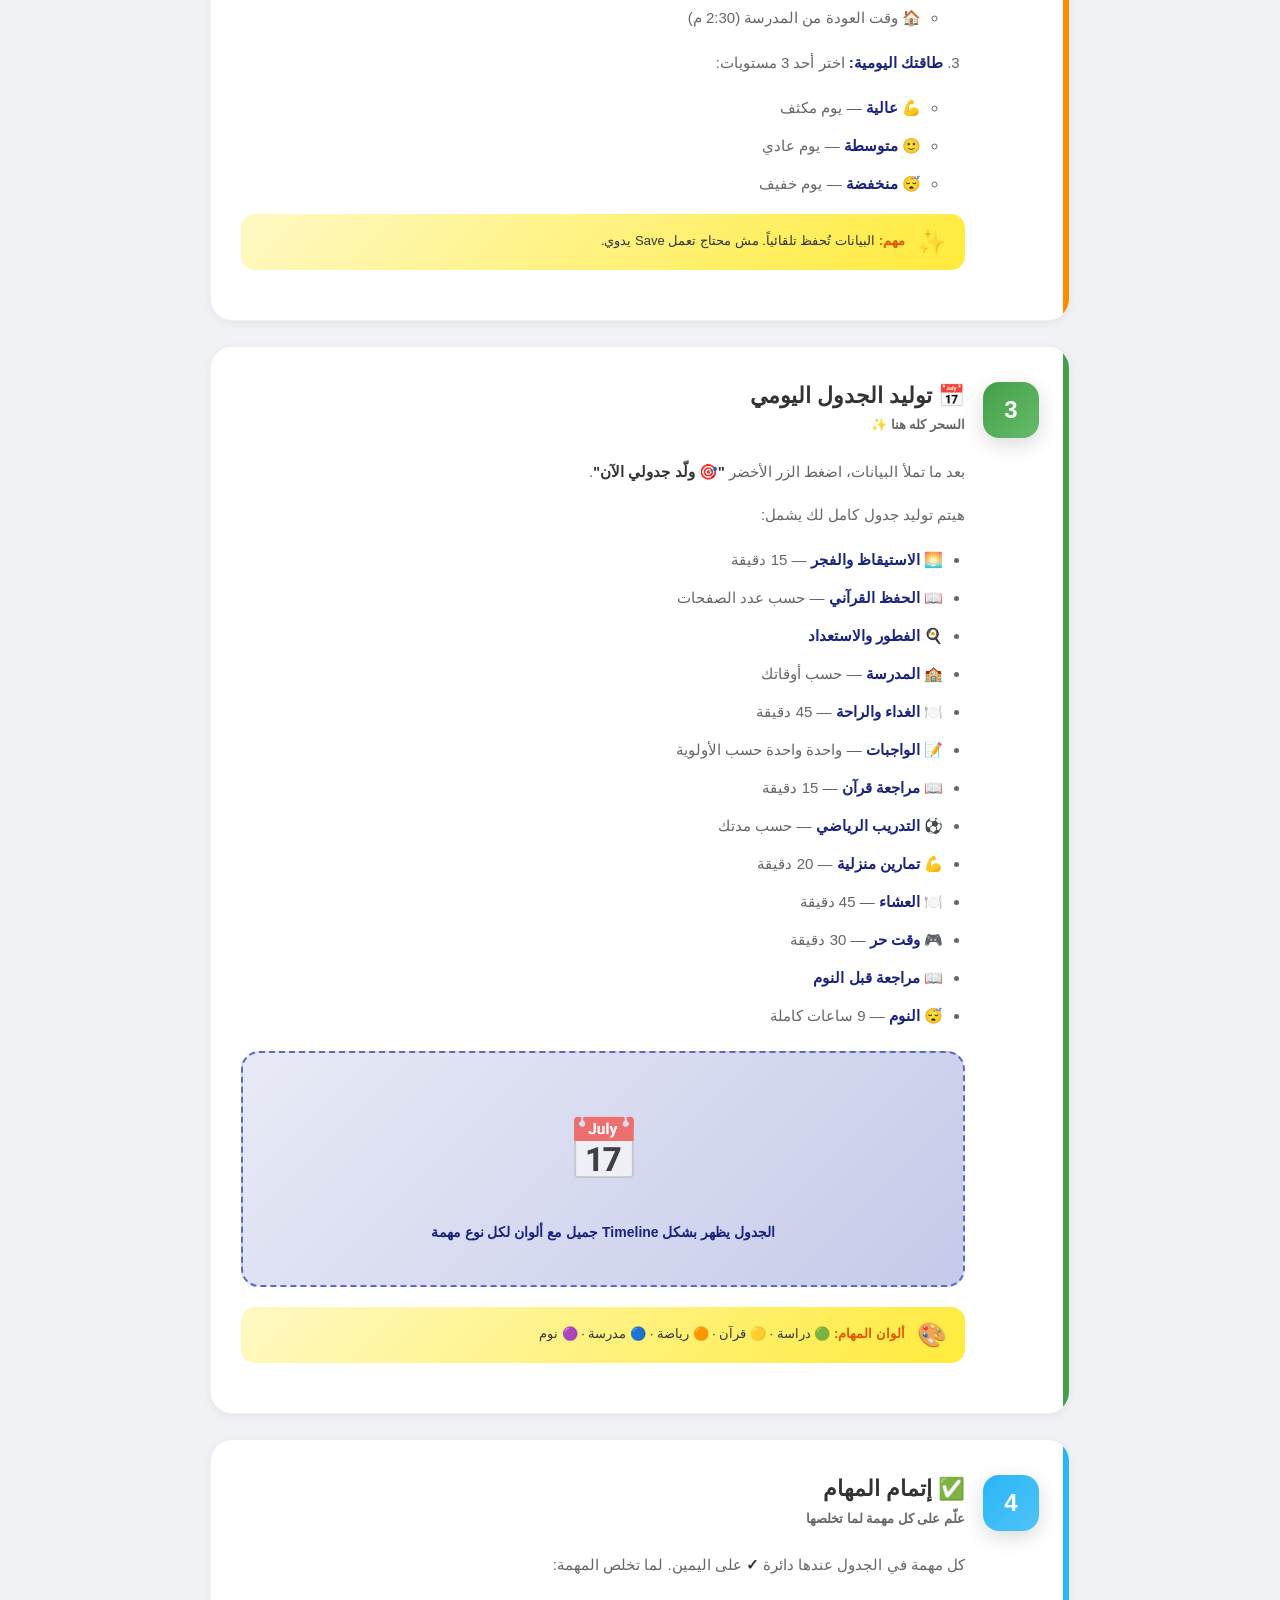
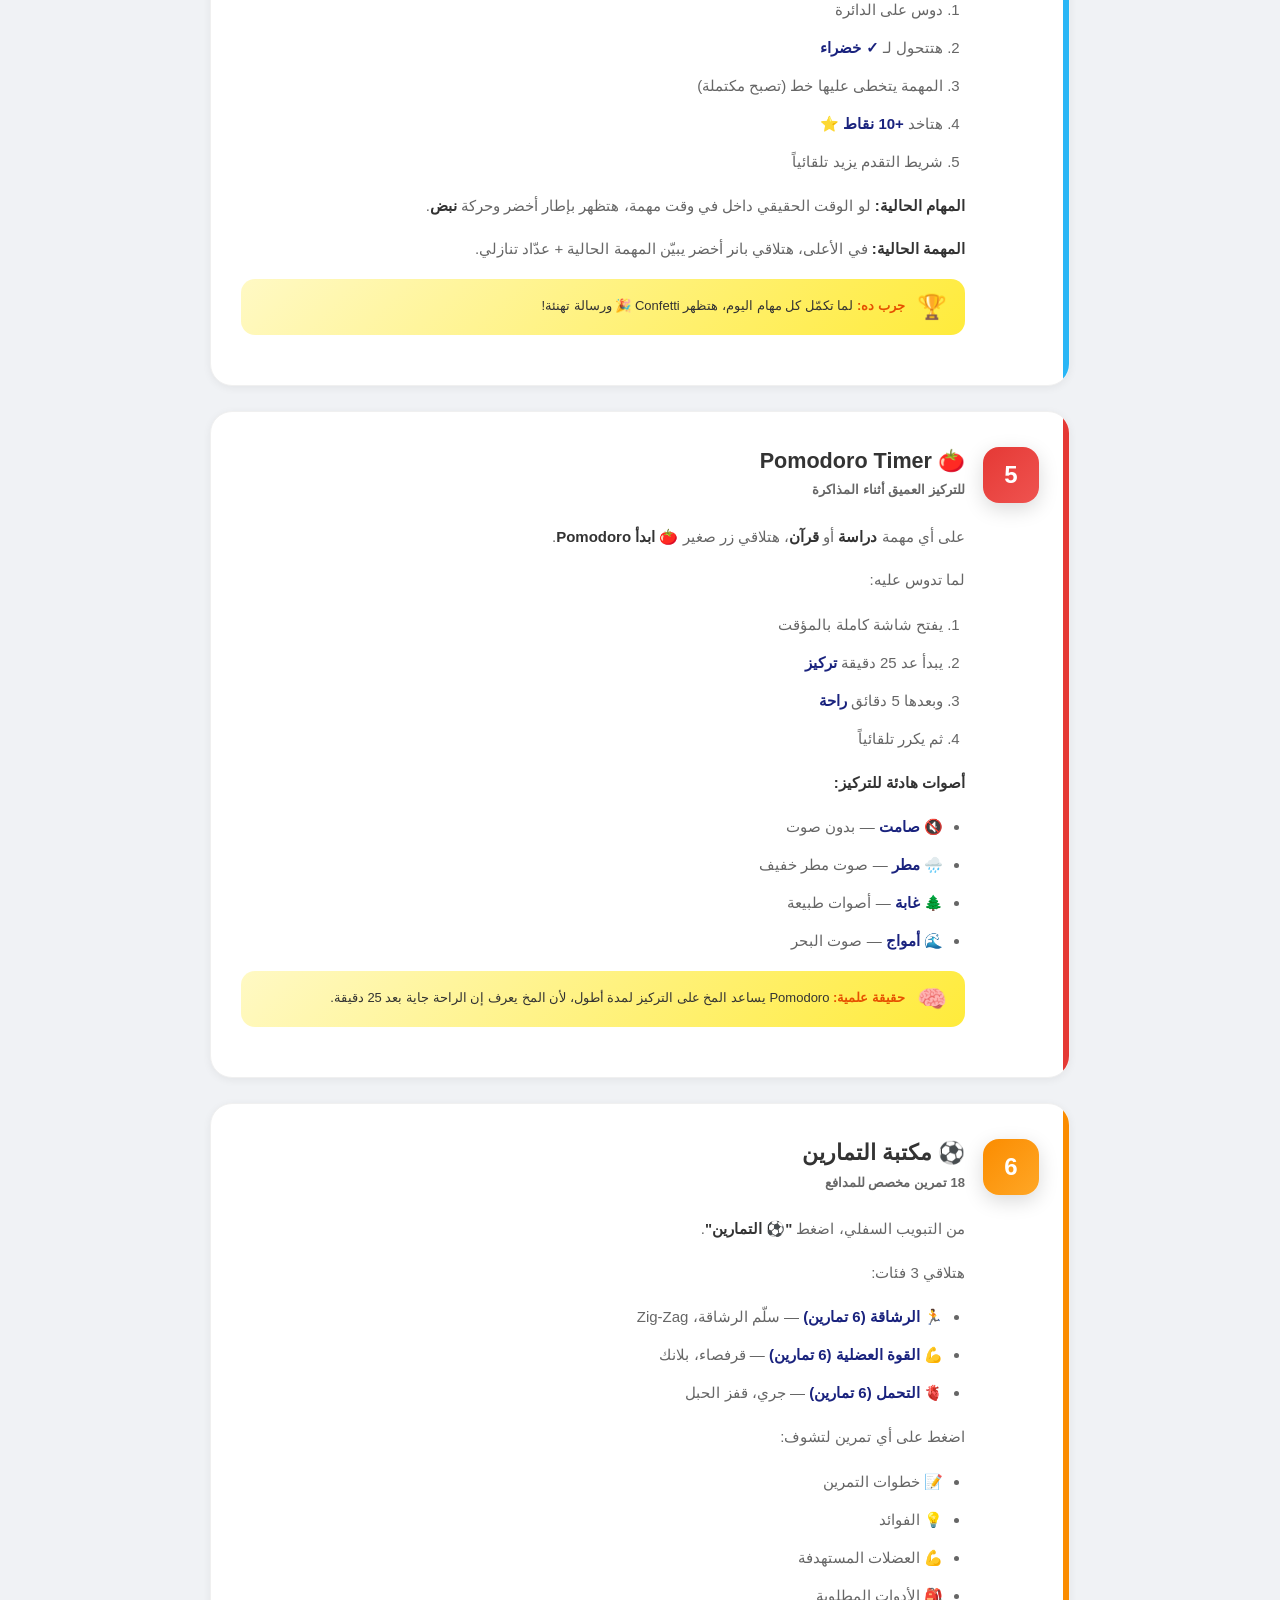
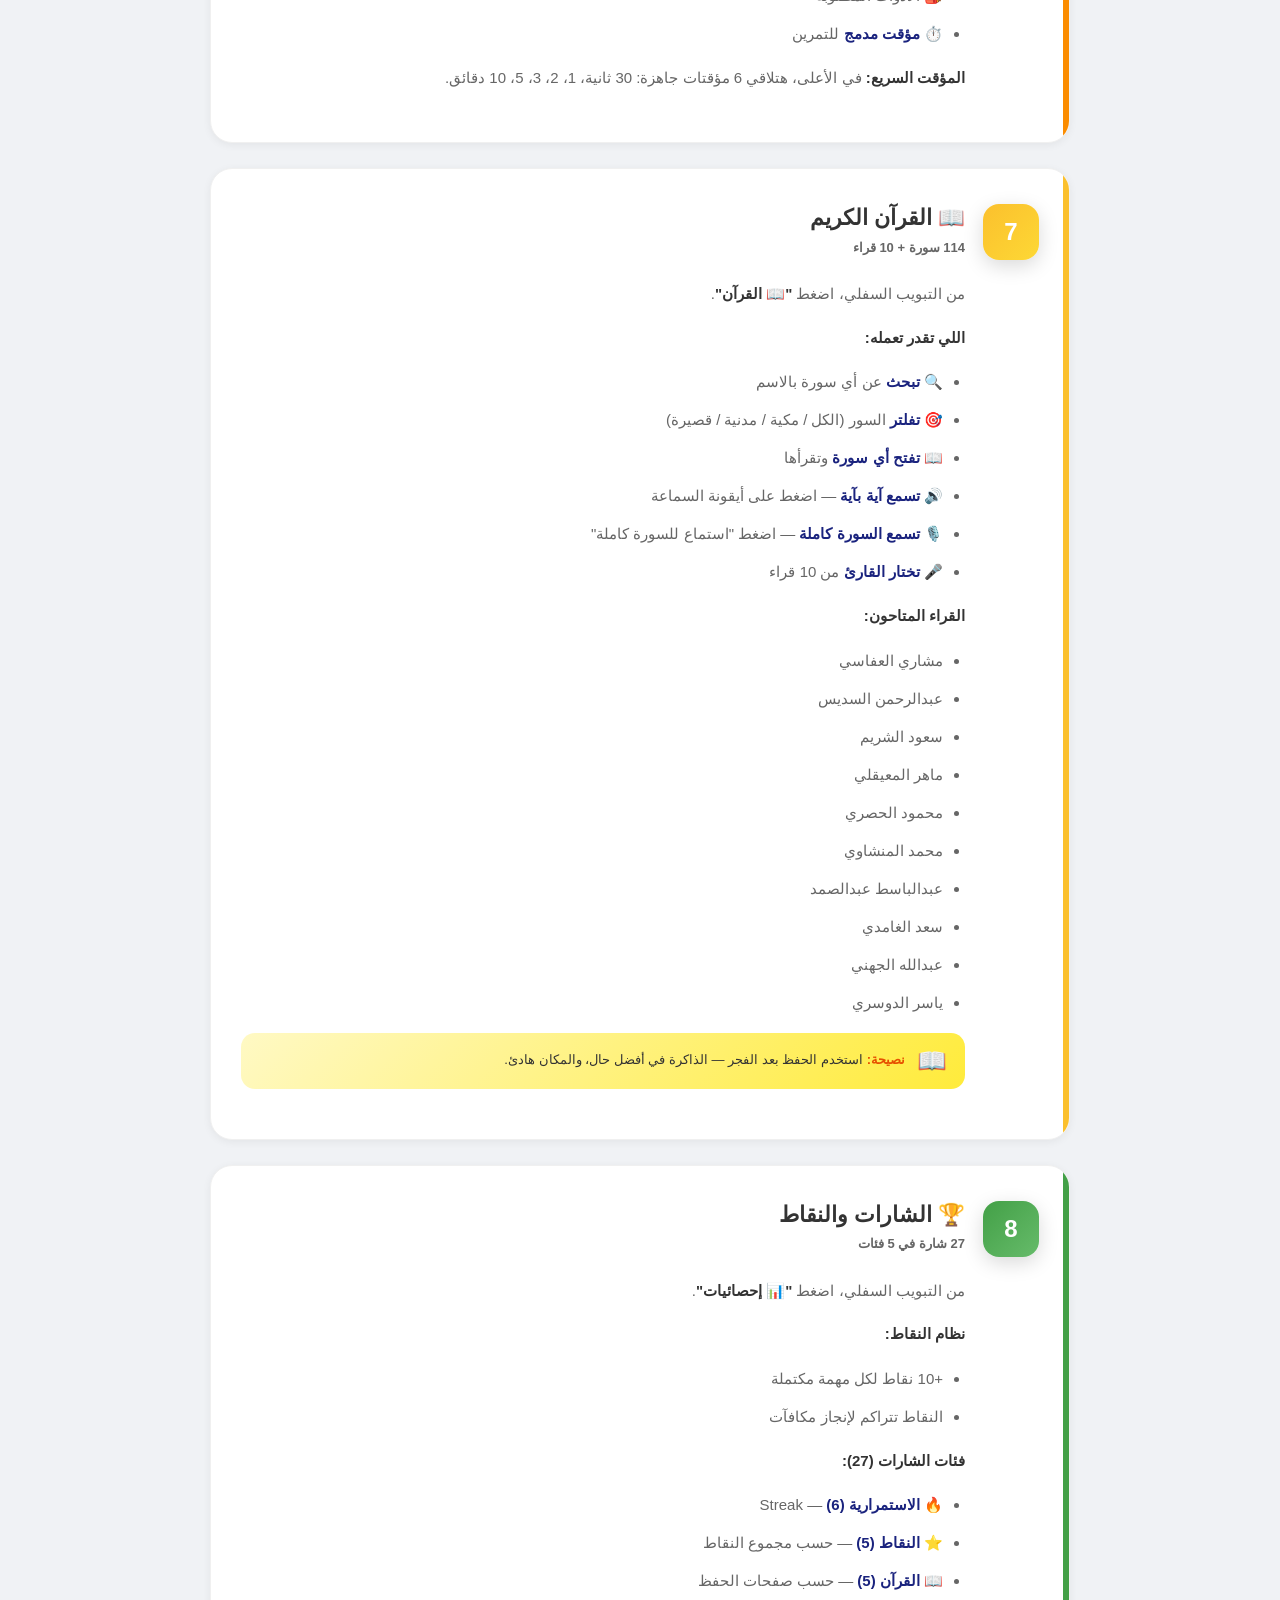
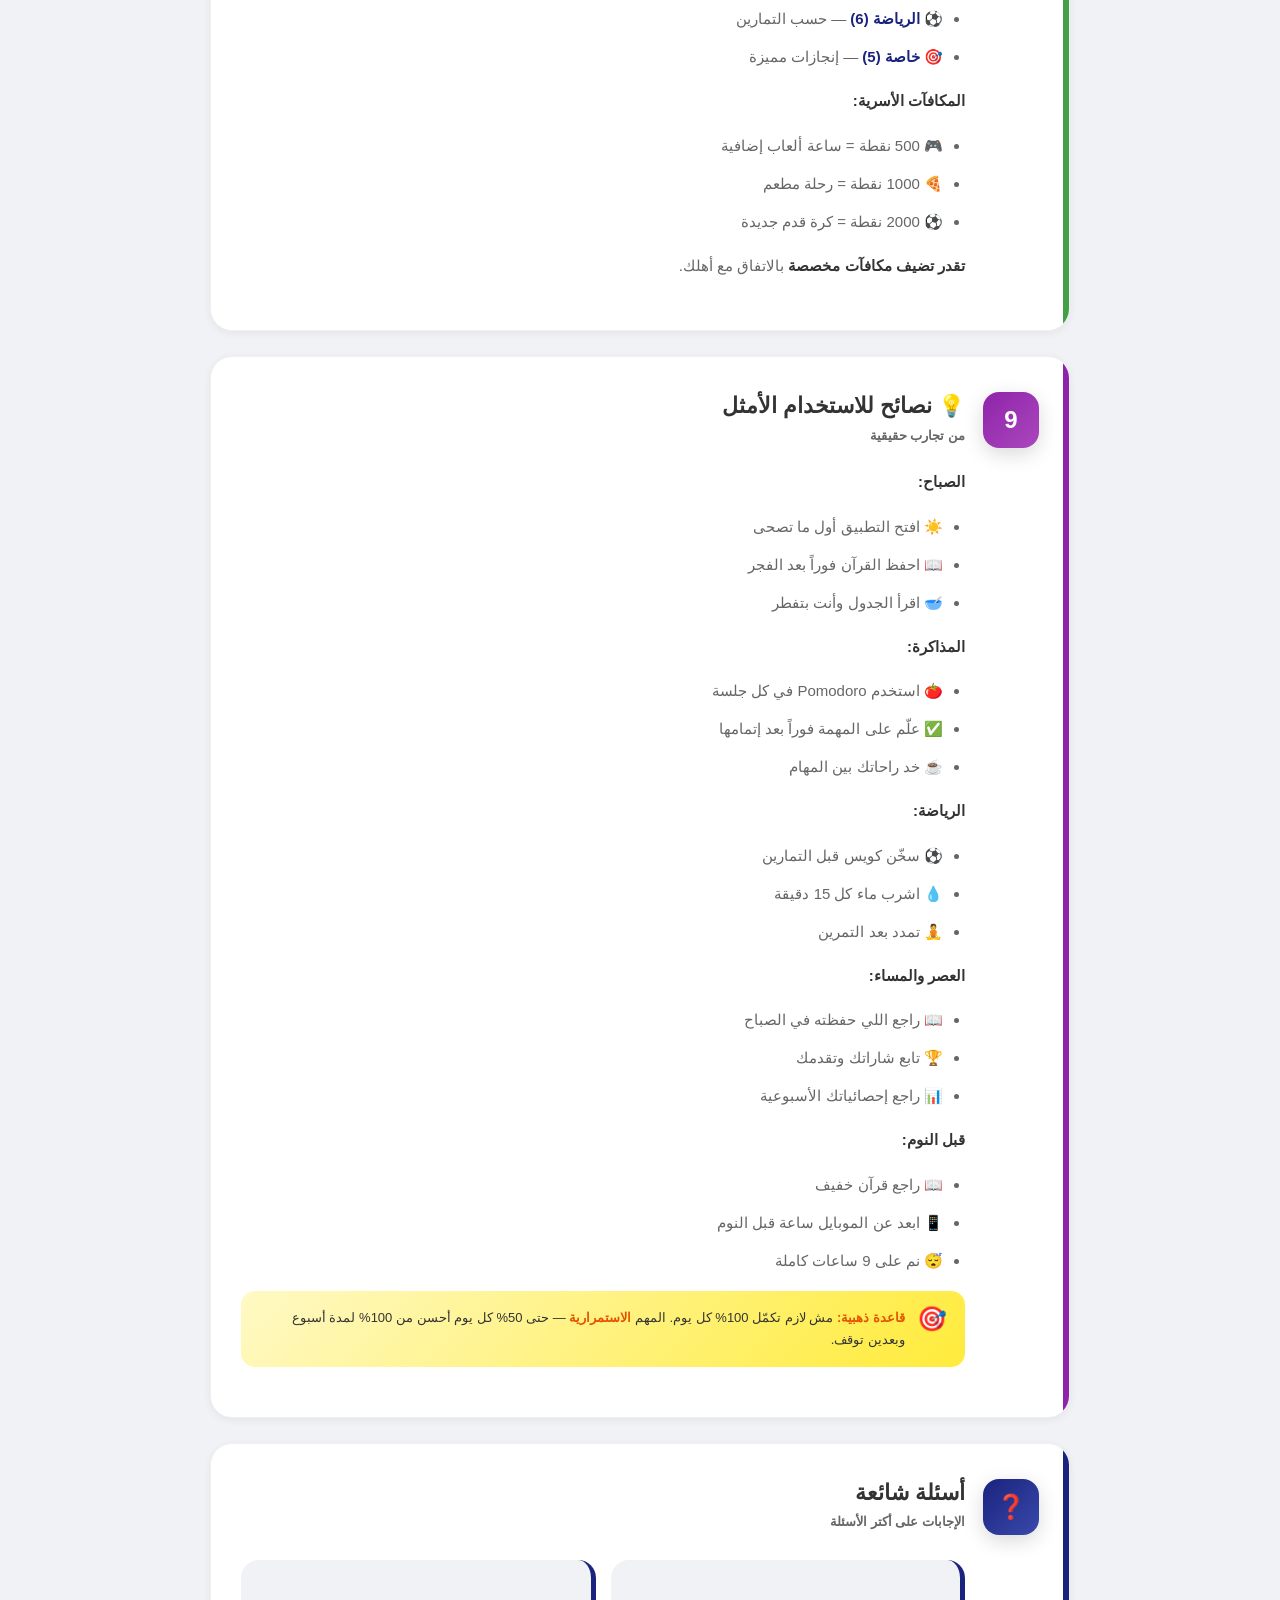
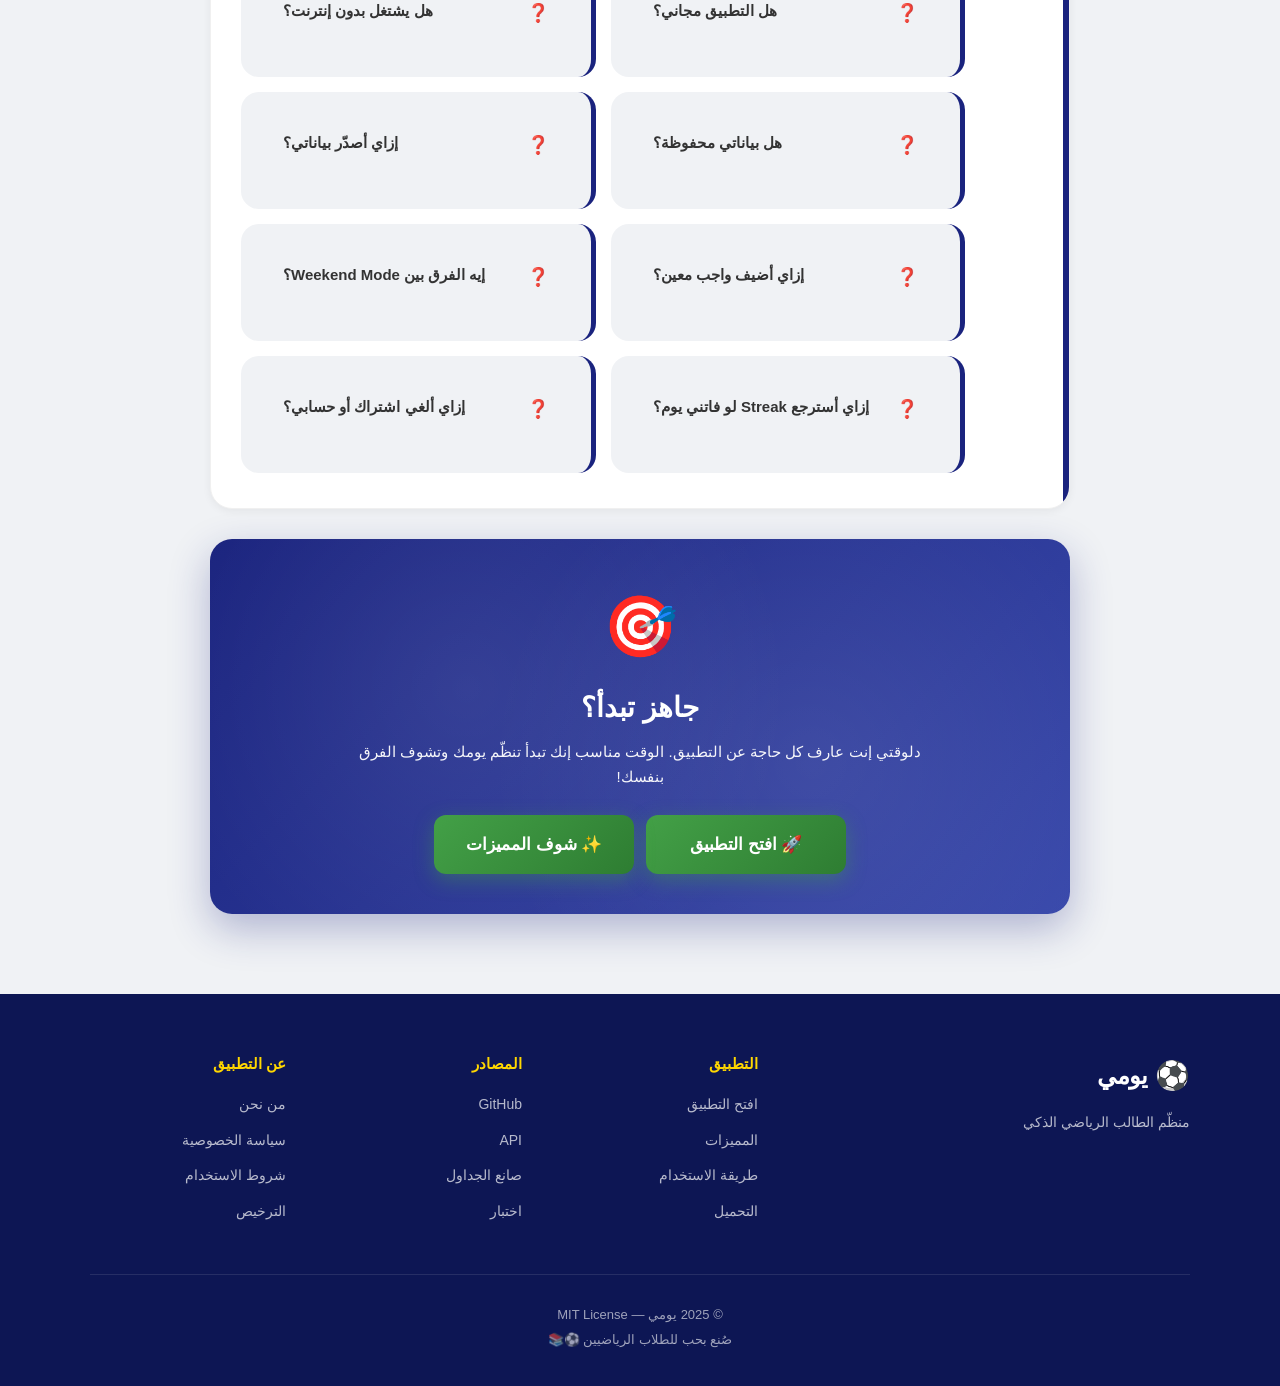
<file: html/how_to_use.html>
<!DOCTYPE html>
<html lang="ar" dir="rtl">
<head>
<meta charset="UTF-8">
<meta name="viewport" content="width=device-width, initial-scale=1.0, maximum-scale=5.0">
<meta name="theme-color" content="#1a237e">
<meta name="description" content="طريقة استخدام تطبيق يومي - دليل شامل خطوة بخطوة">
<meta name="author" content="Hazem">

<!-- Favicons -->
<link rel="icon" type="image/x-icon" href="../assets/favicon.ico">
<link rel="icon" type="image/png" sizes="32x32" href="../assets/favicon-32x32.png">
<link rel="apple-touch-icon" sizes="180x180" href="../assets/apple-touch-icon.png">
<link rel="icon" type="image/svg+xml" href="../assets/icon.svg">
<link rel="manifest" href="../assets/site.webmanifest">

<!-- Stylesheets -->
<link rel="stylesheet" href="../css/styles.css">
<link rel="stylesheet" href="../css/index.css">

<title>📚 طريقة الاستخدام - يومي</title>

<style>
  /* ============ How to Use Page ============ */
  .page-hero {
    background: linear-gradient(135deg, #1a237e, #3949ab);
    color: white;
    padding: 130px 20px 60px;
    text-align: center;
    position: relative;
    overflow: hidden;
    margin-bottom: 40px;
  }

  .page-hero::before {
    content: '';
    position: absolute;
    inset: 0;
    background-image:
      radial-gradient(circle at 30% 40%, rgba(255,255,255,0.08) 0%, transparent 50%),
      radial-gradient(circle at 70% 60%, rgba(255,255,255,0.08) 0%, transparent 50%);
  }

  .page-hero-content {
    position: relative;
    z-index: 1;
    max-width: 800px;
    margin: 0 auto;
  }

  .page-hero-icon {
    font-size: 72px;
    margin-bottom: 20px;
    display: inline-block;
    animation: bounce 2s infinite;
  }

  .page-hero h1 {
    font-size: clamp(2rem, 5vw, 3rem);
    margin-bottom: 15px;
    color: white;
    font-weight: 900;
  }

  .page-hero p {
    font-size: 1.1rem;
    opacity: 0.95;
    color: white;
    max-width: 600px;
    margin: 0 auto;
    line-height: 1.7;
  }

  .breadcrumb {
    display: inline-flex;
    gap: 8px;
    align-items: center;
    background: rgba(255,255,255,0.15);
    padding: 8px 16px;
    border-radius: 20px;
    font-size: 13px;
    margin-bottom: 20px;
    backdrop-filter: blur(10px);
  }

  .breadcrumb a {
    color: white;
    text-decoration: none;
    opacity: 0.85;
    transition: opacity 0.2s;
  }

  .breadcrumb a:hover {
    opacity: 1;
    text-decoration: underline;
  }

  .breadcrumb span:not(:last-child)::after {
    content: '›';
    margin-right: 8px;
    opacity: 0.6;
  }

  /* ============ Container ============ */
  .guide-container {
    max-width: 900px;
    margin: 0 auto;
    padding: 0 20px 80px;
  }

  /* ============ Quick Nav ============ */
  .quick-nav {
    background: var(--card);
    border-radius: 20px;
    padding: 25px 20px;
    margin-bottom: 30px;
    box-shadow: var(--shadow-sm);
    border: 1px solid var(--border-light);
  }

  .quick-nav h3 {
    font-size: 1rem;
    color: var(--text-light);
    text-transform: uppercase;
    letter-spacing: 1px;
    margin-bottom: 15px;
    font-weight: 700;
    display: flex;
    align-items: center;
    gap: 8px;
  }

  .quick-nav-list {
    display: flex;
    flex-wrap: wrap;
    gap: 8px;
    list-style: none;
    padding: 0;
    margin: 0;
  }

  .quick-nav-list a {
    display: inline-flex;
    align-items: center;
    gap: 6px;
    padding: 8px 16px;
    background: var(--bg);
    border-radius: 20px;
    color: var(--text);
    text-decoration: none;
    font-size: 13px;
    font-weight: 700;
    transition: all 0.25s ease;
    border: 1px solid var(--border);
  }

  .quick-nav-list a:hover {
    background: var(--primary);
    color: white;
    border-color: var(--primary);
    transform: translateY(-2px);
    box-shadow: 0 4px 12px rgba(26,35,126,0.2);
  }

  /* ============ Step Section ============ */
  .step-section {
    background: var(--card);
    border-radius: 22px;
    padding: 35px 30px;
    margin-bottom: 25px;
    box-shadow: var(--shadow-sm);
    scroll-margin-top: 100px;
    border: 1px solid var(--border-light);
    transition: all 0.3s ease;
    position: relative;
    overflow: hidden;
  }

  .step-section::before {
    content: '';
    position: absolute;
    top: 0;
    right: 0;
    width: 6px;
    height: 100%;
    background: var(--step-color, var(--primary));
    border-radius: 22px 0 0 22px;
  }

  .step-section:hover {
    box-shadow: var(--shadow-md);
    transform: translateY(-2px);
  }

  .step-header {
    display: flex;
    align-items: flex-start;
    gap: 18px;
    margin-bottom: 20px;
  }

  .step-number {
    width: 56px;
    height: 56px;
    background: linear-gradient(135deg, var(--step-color, var(--primary)), var(--step-color-light, var(--primary-light)));
    color: white;
    border-radius: 16px;
    display: flex;
    align-items: center;
    justify-content: center;
    font-size: 24px;
    font-weight: 900;
    flex-shrink: 0;
    box-shadow: 0 6px 20px rgba(0,0,0,0.15);
  }

  .step-title-block {
    flex: 1;
    min-width: 0;
  }

  .step-title {
    font-size: 1.35rem;
    color: var(--text);
    font-weight: 800;
    margin-bottom: 5px;
    line-height: 1.3;
  }

  .step-subtitle {
    font-size: 13px;
    color: var(--text-light);
    font-weight: 600;
  }

  .step-content {
    font-size: 15px;
    color: var(--text-light);
    line-height: 1.9;
    padding-right: 74px;
  }

  .step-content p {
    margin-bottom: 15px;
  }

  .step-content strong {
    color: var(--text);
    font-weight: 700;
  }

  .step-content ul,
  .step-content ol {
    padding-right: 22px;
    margin: 15px 0;
    line-height: 2;
  }

  .step-content li {
    margin-bottom: 8px;
  }

  .step-content li strong {
    color: var(--primary);
  }

  body.dark .step-content li strong {
    color: var(--primary-lighter);
  }

  /* ============ Tips Box ============ */
  .tip-box {
    background: linear-gradient(135deg, #fff9c4, #ffeb3b);
    border-radius: 14px;
    padding: 16px 18px;
    margin: 15px 0;
    display: flex;
    gap: 12px;
    align-items: flex-start;
    color: #333;
  }

  .tip-box-icon {
    font-size: 24px;
    flex-shrink: 0;
    line-height: 1;
  }

  .tip-box-content {
    flex: 1;
    font-size: 13px;
    line-height: 1.7;
    color: #333;
  }

  .tip-box-content strong {
    color: #e65100;
    font-weight: 800;
  }

  /* ============ Warning Box ============ */
  .warning-box {
    background: linear-gradient(135deg, #ffccbc, #ffab91);
    border-radius: 14px;
    padding: 16px 18px;
    margin: 15px 0;
    display: flex;
    gap: 12px;
    align-items: flex-start;
    color: #333;
    border-right: 4px solid #e53935;
  }

  .warning-box-icon {
    font-size: 24px;
    flex-shrink: 0;
    line-height: 1;
  }

  .warning-box-content {
    flex: 1;
    font-size: 13px;
    line-height: 1.7;
    color: #333;
  }

  /* ============ Screenshot Placeholder ============ */
  .screenshot-demo {
    background: linear-gradient(135deg, #e8eaf6, #c5cae9);
    border-radius: 18px;
    padding: 40px 20px;
    text-align: center;
    margin: 20px 0;
    border: 2px dashed var(--primary-lighter);
    color: var(--primary);
  }

  .screenshot-demo-icon {
    font-size: 60px;
    margin-bottom: 12px;
    display: block;
    opacity: 0.7;
  }

  .screenshot-demo-text {
    font-size: 14px;
    font-weight: 700;
    color: var(--primary);
  }

  body.dark .screenshot-demo {
    background: linear-gradient(135deg, #1a237e, #0d1654);
    border-color: var(--primary-light);
    color: var(--primary-lighter);
  }

  body.dark .screenshot-demo-text {
    color: var(--primary-lighter);
  }

  /* ============ FAQ Grid ============ */
  .faq-grid {
    display: grid;
    grid-template-columns: repeat(auto-fit, minmax(280px, 1fr));
    gap: 15px;
    margin-top: 25px;
  }

  .faq-card {
    background: var(--bg);
    border-radius: 18px;
    padding: 22px 20px;
    border-right: 5px solid var(--primary);
    transition: all 0.3s ease;
    cursor: default;
  }

  .faq-card:hover {
    background: var(--card);
    box-shadow: var(--shadow-md);
    transform: translateY(-4px);
  }

  .faq-question {
    font-size: 15px;
    font-weight: 800;
    color: var(--text);
    margin-bottom: 10px;
    display: flex;
    align-items: flex-start;
    gap: 8px;
    line-height: 1.5;
  }

  .faq-question-icon {
    color: var(--primary);
    font-size: 18px;
    flex-shrink: 0;
  }

  .faq-answer {
    font-size: 13px;
    color: var(--text-light);
    line-height: 1.8;
  }

  /* ============ Keyboard Shortcuts ============ */
  .shortcuts-table {
    width: 100%;
    border-collapse: collapse;
    margin-top: 15px;
    background: var(--bg);
    border-radius: 14px;
    overflow: hidden;
  }

  .shortcuts-table tr {
    border-bottom: 1px solid var(--border-light);
  }

  .shortcuts-table tr:last-child {
    border-bottom: none;
  }

  .shortcuts-table td {
    padding: 12px 15px;
    font-size: 13px;
    color: var(--text);
  }

  .shortcuts-table td:first-child {
    width: 40%;
    font-weight: 700;
  }

  kbd {
    display: inline-block;
    background: var(--card);
    border: 1px solid var(--border);
    border-bottom-width: 3px;
    border-radius: 6px;
    padding: 3px 8px;
    font-size: 12px;
    font-family: 'Courier New', monospace;
    font-weight: 700;
    color: var(--text);
    margin: 0 3px;
    box-shadow: 0 1px 2px rgba(0,0,0,0.1);
  }

  /* ============ Final CTA ============ */
  .final-cta {
    background: linear-gradient(135deg, #1a237e, #3949ab);
    color: white;
    border-radius: 22px;
    padding: 40px 30px;
    text-align: center;
    margin-top: 30px;
    box-shadow: 0 15px 40px rgba(26,35,126,0.3);
    position: relative;
    overflow: hidden;
  }

  .final-cta::before {
    content: '';
    position: absolute;
    inset: 0;
    background-image:
      radial-gradient(circle at 30% 40%, rgba(255,255,255,0.08) 0%, transparent 50%),
      radial-gradient(circle at 70% 60%, rgba(255,255,255,0.08) 0%, transparent 50%);
  }

  .final-cta-content {
    position: relative;
    z-index: 1;
  }

  .final-cta-icon {
    font-size: 60px;
    margin-bottom: 15px;
    display: inline-block;
    animation: bounce 2s infinite;
  }

  .final-cta h2 {
    font-size: 1.75rem;
    color: white;
    margin-bottom: 12px;
    font-weight: 900;
  }

  .final-cta p {
    color: white;
    opacity: 0.95;
    margin-bottom: 25px;
    font-size: 15px;
    max-width: 600px;
    margin-left: auto;
    margin-right: auto;
    line-height: 1.7;
  }

  .cta-buttons {
    display: flex;
    gap: 12px;
    justify-content: center;
    flex-wrap: wrap;
  }

  .cta-buttons .btn {
    width: auto;
    min-width: 200px;
    margin: 0;
  }

  /* ============ Responsive ============ */
  @media (max-width: 768px) {
    .page-hero {
      padding: 110px 15px 50px;
    }

    .page-hero-icon {
      font-size: 55px;
    }

    .guide-container {
      padding: 0 12px 60px;
    }

    .step-section {
      padding: 25px 20px;
      border-radius: 18px;
    }

    .step-section::before {
      width: 5px;
    }

    .step-header {
      gap: 14px;
    }

    .step-number {
      width: 48px;
      height: 48px;
      font-size: 20px;
      border-radius: 14px;
    }

    .step-title {
      font-size: 1.15rem;
    }

    .step-content {
      padding-right: 62px;
      font-size: 14px;
    }

    .tip-box,
    .warning-box {
      padding: 14px 15px;
    }

    .tip-box-content,
    .warning-box-content {
      font-size: 12px;
    }

    .screenshot-demo {
      padding: 30px 15px;
    }

    .screenshot-demo-icon {
      font-size: 45px;
    }

    .final-cta {
      padding: 30px 20px;
    }

    .final-cta h2 {
      font-size: 1.4rem;
    }

    .cta-buttons {
      flex-direction: column;
    }

    .cta-buttons .btn {
      width: 100%;
      min-width: auto;
    }
  }

  @media (max-width: 480px) {
    .step-content {
      padding-right: 0;
      margin-top: 15px;
    }

    .step-header {
      flex-direction: column;
      gap: 10px;
    }

    .step-number {
      width: 44px;
      height: 44px;
      font-size: 18px;
    }

    .step-title {
      font-size: 1.1rem;
    }

    .quick-nav-list {
      flex-direction: column;
    }

    .quick-nav-list a {
      width: 100%;
      justify-content: center;
    }
  }

  .hidden { display: none !important; }
</style>
</head>
<body>

<!-- ============ NAVBAR ============ -->
<nav class="navbar" id="navbar">
  <div class="nav-container">
    <a href="../index.html" class="nav-brand">
      <span class="brand-icon">⚽</span>
      <span class="brand-text">يومي</span>
    </a>
    <button class="nav-toggle" onclick="toggleNavMenu()" aria-label="القائمة">
      <span></span><span></span><span></span>
    </button>
    <ul class="nav-links" id="navLinks">
      <li><a href="features.html">المميزات</a></li>
      <li><a href="how_to_use.html" class="active">طريقة الاستخدام</a></li>
      <li><a href="quran.html">القرآن</a></li>
      <li><a href="workouts.html">التمارين</a></li>
      <li><a href="about.html">عن التطبيق</a></li>
      <li class="nav-cta"><a href="app.html">🚀 افتح التطبيق</a></li>
    </ul>
  </div>
</nav>

<!-- ============ PAGE HERO ============ -->
<section class="page-hero">
  <div class="page-hero-content">
    <div class="breadcrumb">
      <a href="../index.html">الرئيسية</a>
      <span>طريقة الاستخدام</span>
    </div>
    <div class="page-hero-icon">📚</div>
    <h1>طريقة الاستخدام</h1>
    <p>دليل شامل خطوة بخطوة — من التثبيت لحد الاحتراف</p>
  </div>
</section>

<!-- ============ CONTENT ============ -->
<div class="guide-container">

  <!-- ============ QUICK NAV ============ -->
  <div class="quick-nav">
    <h3>🧭 اذهب مباشرة إلى</h3>
    <ul class="quick-nav-list">
      <li><a href="#install">📥 التثبيت</a></li>
      <li><a href="#first-time">🚀 أول مرة</a></li>
      <li><a href="#schedule">📅 توليد الجدول</a></li>
      <li><a href="#tasks">✅ المهام</a></li>
      <li><a href="#pomodoro">🍅 Pomodoro</a></li>
      <li><a href="#workouts">⚽ التمارين</a></li>
      <li><a href="#quran">📖 القرآن</a></li>
      <li><a href="#badges">🏆 الشارات</a></li>
      <li><a href="#tips">💡 نصائح</a></li>
      <li><a href="#faq">❓ أسئلة</a></li>
    </ul>
  </div>

  <!-- ============ STEP 1: INSTALL ============ -->
  <div class="step-section" id="install" style="--step-color: #1a237e; --step-color-light: #3949ab;">
    <div class="step-header">
      <div class="step-number">1</div>
      <div class="step-title-block">
        <div class="step-title">📥 تثبيت التطبيق</div>
        <div class="step-subtitle">اختر الطريقة المناسبة لجهازك</div>
      </div>
    </div>

    <div class="step-content">
      <p>عندك <strong>4 طرق</strong> لتثبيت يومي على جهازك:</p>

      <ul>
        <li>
          <strong>🤖 Android:</strong> حمّل ملف APK من صفحة التحميل، 
          وافق على "تثبيت من مصادر غير معروفة"، واضغط تثبيت.
        </li>
        <li>
          <strong>🍎 iPhone / iPad:</strong> افتح الرابط من Safari، 
          اضغط زر المشاركة 📤، اختر "إضافة إلى الشاشة الرئيسية".
        </li>
        <li>
          <strong>💻 Windows:</strong> حمّل ملف HTA، دوس عليه مرتين. 
          أو استخدم Chrome لـ "تثبيت التطبيق".
        </li>
        <li>
          <strong>🐧 Linux / macOS:</strong> افتح الرابط في المتصفح — 
          التطبيق يعمل مباشرة بدون تثبيت.
        </li>
      </ul>

      <div class="tip-box">
        <span class="tip-box-icon">💡</span>
        <div class="tip-box-content">
          <strong>نصيحة:</strong> لو تستخدم Android، النسخة APK هي الأفضل — 
          تعمل بدون إنترنت وتشتغل من أيقونة على الشاشة الرئيسية.
        </div>
      </div>
    </div>
  </div>

  <!-- ============ STEP 2: FIRST TIME ============ -->
  <div class="step-section" id="first-time" style="--step-color: #fb8c00; --step-color-light: #ffa726;">
    <div class="step-header">
      <div class="step-number">2</div>
      <div class="step-title-block">
        <div class="step-title">🚀 أول تشغيل للتطبيق</div>
        <div class="step-subtitle">املأ بياناتك الأساسية</div>
      </div>
    </div>

    <div class="step-content">
      <p>أول ما تفتح التطبيق، املأ البيانات دي:</p>

      <ol>
        <li>
          <strong>بياناتك الشخصية:</strong>
          <ul>
            <li>الاسم (مثلاً: أحمد)</li>
            <li>العمر (الافتراضي 13)</li>
            <li>الجنس (ولد / بنت)</li>
            <li>الطول والوزن (اختياري — لحساب السعرات)</li>
          </ul>
        </li>

        <li>
          <strong>أوقاتك اليومية:</strong>
          <ul>
            <li>🕐 وقت الاستيقاظ (مثلاً: 6:00 ص)</li>
            <li>🏫 وقت الذهاب للمدرسة (7:00 ص)</li>
            <li>🏠 وقت العودة من المدرسة (2:30 م)</li>
          </ul>
        </li>

        <li>
          <strong>طاقتك اليومية:</strong> اختر أحد 3 مستويات:
          <ul>
            <li>💪 <strong>عالية</strong> — يوم مكثف</li>
            <li>🙂 <strong>متوسطة</strong> — يوم عادي</li>
            <li>😴 <strong>منخفضة</strong> — يوم خفيف</li>
          </ul>
        </li>
      </ol>

      <div class="tip-box">
        <span class="tip-box-icon">✨</span>
        <div class="tip-box-content">
          <strong>مهم:</strong> البيانات تُحفظ تلقائياً. مش محتاج تعمل Save يدوي.
        </div>
      </div>
    </div>
  </div>

  <!-- ============ STEP 3: SCHEDULE ============ -->
  <div class="step-section" id="schedule" style="--step-color: #43a047; --step-color-light: #66bb6a;">
    <div class="step-header">
      <div class="step-number">3</div>
      <div class="step-title-block">
        <div class="step-title">📅 توليد الجدول اليومي</div>
        <div class="step-subtitle">السحر كله هنا ✨</div>
      </div>
    </div>

    <div class="step-content">
      <p>بعد ما تملأ البيانات، اضغط الزر الأخضر <strong>"🎯 ولّد جدولي الآن"</strong>.</p>

      <p>هيتم توليد جدول كامل لك يشمل:</p>

      <ul>
        <li>🌅 <strong>الاستيقاظ والفجر</strong> — 15 دقيقة</li>
        <li>📖 <strong>الحفظ القرآني</strong> — حسب عدد الصفحات</li>
        <li>🍳 <strong>الفطور والاستعداد</strong></li>
        <li>🏫 <strong>المدرسة</strong> — حسب أوقاتك</li>
        <li>🍽️ <strong>الغداء والراحة</strong> — 45 دقيقة</li>
        <li>📝 <strong>الواجبات</strong> — واحدة واحدة حسب الأولوية</li>
        <li>📖 <strong>مراجعة قرآن</strong> — 15 دقيقة</li>
        <li>⚽ <strong>التدريب الرياضي</strong> — حسب مدتك</li>
        <li>💪 <strong>تمارين منزلية</strong> — 20 دقيقة</li>
        <li>🍽️ <strong>العشاء</strong> — 45 دقيقة</li>
        <li>🎮 <strong>وقت حر</strong> — 30 دقيقة</li>
        <li>📖 <strong>مراجعة قبل النوم</strong></li>
        <li>😴 <strong>النوم</strong> — 9 ساعات كاملة</li>
      </ul>

      <div class="screenshot-demo">
        <span class="screenshot-demo-icon">📅</span>
        <div class="screenshot-demo-text">الجدول يظهر بشكل Timeline جميل مع ألوان لكل نوع مهمة</div>
      </div>

      <div class="tip-box">
        <span class="tip-box-icon">🎨</span>
        <div class="tip-box-content">
          <strong>ألوان المهام:</strong> 
          🟢 دراسة · 🟡 قرآن · 🟠 رياضة · 🔵 مدرسة · 🟣 نوم
        </div>
      </div>
    </div>
  </div>

  <!-- ============ STEP 4: TASKS ============ -->
  <div class="step-section" id="tasks" style="--step-color: #29b6f6; --step-color-light: #4fc3f7;">
    <div class="step-header">
      <div class="step-number">4</div>
      <div class="step-title-block">
        <div class="step-title">✅ إتمام المهام</div>
        <div class="step-subtitle">علّم على كل مهمة لما تخلصها</div>
      </div>
    </div>

    <div class="step-content">
      <p>كل مهمة في الجدول عندها دائرة <strong>✓</strong> على اليمين. لما تخلص المهمة:</p>

      <ol>
        <li>دوس على الدائرة</li>
        <li>هتتحول لـ <strong>✓ خضراء</strong></li>
        <li>المهمة يتخطى عليها خط (تصبح مكتملة)</li>
        <li>هتاخد <strong>+10 نقاط</strong> ⭐</li>
        <li>شريط التقدم يزيد تلقائياً</li>
      </ol>

      <p><strong>المهام الحالية:</strong> لو الوقت الحقيقي داخل في وقت مهمة، 
      هتظهر بإطار أخضر وحركة <strong>نبض</strong>.</p>

      <p><strong>المهمة الحالية:</strong> في الأعلى، هتلاقي بانر أخضر 
      يبيّن المهمة الحالية + عدّاد تنازلي.</p>

      <div class="tip-box">
        <span class="tip-box-icon">🏆</span>
        <div class="tip-box-content">
          <strong>جرب ده:</strong> لما تكمّل كل مهام اليوم، هتظهر Confetti 🎉 
          ورسالة تهنئة!
        </div>
      </div>
    </div>
  </div>

  <!-- ============ STEP 5: POMODORO ============ -->
  <div class="step-section" id="pomodoro" style="--step-color: #e53935; --step-color-light: #ef5350;">
    <div class="step-header">
      <div class="step-number">5</div>
      <div class="step-title-block">
        <div class="step-title">🍅 Pomodoro Timer</div>
        <div class="step-subtitle">للتركيز العميق أثناء المذاكرة</div>
      </div>
    </div>

    <div class="step-content">
      <p>على أي مهمة <strong>دراسة</strong> أو <strong>قرآن</strong>، هتلاقي زر صغير <strong>🍅 ابدأ Pomodoro</strong>.</p>

      <p>لما تدوس عليه:</p>

      <ol>
        <li>يفتح شاشة كاملة بالمؤقت</li>
        <li>يبدأ عد 25 دقيقة <strong>تركيز</strong></li>
        <li>وبعدها 5 دقائق <strong>راحة</strong></li>
        <li>ثم يكرر تلقائياً</li>
      </ol>

      <p><strong>أصوات هادئة للتركيز:</strong></p>

      <ul>
        <li>🔇 <strong>صامت</strong> — بدون صوت</li>
        <li>🌧️ <strong>مطر</strong> — صوت مطر خفيف</li>
        <li>🌲 <strong>غابة</strong> — أصوات طبيعة</li>
        <li>🌊 <strong>أمواج</strong> — صوت البحر</li>
      </ul>

      <div class="tip-box">
        <span class="tip-box-icon">🧠</span>
        <div class="tip-box-content">
          <strong>حقيقة علمية:</strong> Pomodoro يساعد المخ على التركيز لمدة أطول، 
          لأن المخ يعرف إن الراحة جاية بعد 25 دقيقة.
        </div>
      </div>
    </div>
  </div>

  <!-- ============ STEP 6: WORKOUTS ============ -->
  <div class="step-section" id="workouts" style="--step-color: #fb8c00; --step-color-light: #ffa726;">
    <div class="step-header">
      <div class="step-number">6</div>
      <div class="step-title-block">
        <div class="step-title">⚽ مكتبة التمارين</div>
        <div class="step-subtitle">18 تمرين مخصص للمدافع</div>
      </div>
    </div>

    <div class="step-content">
      <p>من التبويب السفلي، اضغط <strong>"⚽ التمارين"</strong>.</p>

      <p>هتلاقي 3 فئات:</p>

      <ul>
        <li>🏃 <strong>الرشاقة (6 تمارين)</strong> — سلّم الرشاقة، Zig-Zag</li>
        <li>💪 <strong>القوة العضلية (6 تمارين)</strong> — قرفصاء، بلانك</li>
        <li>🫀 <strong>التحمل (6 تمارين)</strong> — جري، قفز الحبل</li>
      </ul>

      <p>اضغط على أي تمرين لتشوف:</p>

      <ul>
        <li>📝 خطوات التمرين</li>
        <li>💡 الفوائد</li>
        <li>💪 العضلات المستهدفة</li>
        <li>🎒 الأدوات المطلوبة</li>
        <li>⏱️ <strong>مؤقت مدمج</strong> للتمرين</li>
      </ul>

      <p><strong>المؤقت السريع:</strong> في الأعلى، هتلاقي 6 مؤقتات جاهزة:
      30 ثانية، 1، 2، 3، 5، 10 دقائق.</p>
    </div>
  </div>

  <!-- ============ STEP 7: QURAN ============ -->
  <div class="step-section" id="quran" style="--step-color: #fbc02d; --step-color-light: #fdd835;">
    <div class="step-header">
      <div class="step-number">7</div>
      <div class="step-title-block">
        <div class="step-title">📖 القرآن الكريم</div>
        <div class="step-subtitle">114 سورة + 10 قراء</div>
      </div>
    </div>

    <div class="step-content">
      <p>من التبويب السفلي، اضغط <strong>"📖 القرآن"</strong>.</p>

      <p><strong>اللي تقدر تعمله:</strong></p>

      <ul>
        <li>🔍 <strong>تبحث</strong> عن أي سورة بالاسم</li>
        <li>🎯 <strong>تفلتر</strong> السور (الكل / مكية / مدنية / قصيرة)</li>
        <li>📖 <strong>تفتح أي سورة</strong> وتقرأها</li>
        <li>🔊 <strong>تسمع آية بآية</strong> — اضغط على أيقونة السماعة</li>
        <li>🎙️ <strong>تسمع السورة كاملة</strong> — اضغط "استماع للسورة كاملة"</li>
        <li>🎤 <strong>تختار القارئ</strong> من 10 قراء</li>
      </ul>

      <p><strong>القراء المتاحون:</strong></p>

      <ul>
        <li>مشاري العفاسي</li>
        <li>عبدالرحمن السديس</li>
        <li>سعود الشريم</li>
        <li>ماهر المعيقلي</li>
        <li>محمود الحصري</li>
        <li>محمد المنشاوي</li>
        <li>عبدالباسط عبدالصمد</li>
        <li>سعد الغامدي</li>
        <li>عبدالله الجهني</li>
        <li>ياسر الدوسري</li>
      </ul>

      <div class="tip-box">
        <span class="tip-box-icon">📖</span>
        <div class="tip-box-content">
          <strong>نصيحة:</strong> استخدم الحفظ بعد الفجر — 
          الذاكرة في أفضل حال، والمكان هادئ.
        </div>
      </div>
    </div>
  </div>

  <!-- ============ STEP 8: BADGES ============ -->
  <div class="step-section" id="badges" style="--step-color: #43a047; --step-color-light: #66bb6a;">
    <div class="step-header">
      <div class="step-number">8</div>
      <div class="step-title-block">
        <div class="step-title">🏆 الشارات والنقاط</div>
        <div class="step-subtitle">27 شارة في 5 فئات</div>
      </div>
    </div>

    <div class="step-content">
      <p>من التبويب السفلي، اضغط <strong>"📊 إحصائيات"</strong>.</p>

      <p><strong>نظام النقاط:</strong></p>
      <ul>
        <li>+10 نقاط لكل مهمة مكتملة</li>
        <li>النقاط تتراكم لإنجاز مكافآت</li>
      </ul>

      <p><strong>فئات الشارات (27):</strong></p>

      <ul>
        <li>🔥 <strong>الاستمرارية (6)</strong> — Streak</li>
        <li>⭐ <strong>النقاط (5)</strong> — حسب مجموع النقاط</li>
        <li>📖 <strong>القرآن (5)</strong> — حسب صفحات الحفظ</li>
        <li>⚽ <strong>الرياضة (6)</strong> — حسب التمارين</li>
        <li>🎯 <strong>خاصة (5)</strong> — إنجازات مميزة</li>
      </ul>

      <p><strong>المكافآت الأسرية:</strong></p>
      <ul>
        <li>🎮 500 نقطة = ساعة ألعاب إضافية</li>
        <li>🍕 1000 نقطة = رحلة مطعم</li>
        <li>⚽ 2000 نقطة = كرة قدم جديدة</li>
      </ul>

      <p><strong>تقدر تضيف مكافآت مخصصة</strong> بالاتفاق مع أهلك.</p>
    </div>
  </div>

  <!-- ============ STEP 9: TIPS ============ -->
  <div class="step-section" id="tips" style="--step-color: #8e24aa; --step-color-light: #ab47bc;">
    <div class="step-header">
      <div class="step-number">9</div>
      <div class="step-title-block">
        <div class="step-title">💡 نصائح للاستخدام الأمثل</div>
        <div class="step-subtitle">من تجارب حقيقية</div>
      </div>
    </div>

    <div class="step-content">
      <p><strong>الصباح:</strong></p>
      <ul>
        <li>☀️ افتح التطبيق أول ما تصحى</li>
        <li>📖 احفظ القرآن فوراً بعد الفجر</li>
        <li>🥣 اقرأ الجدول وأنت بتفطر</li>
      </ul>

      <p><strong>المذاكرة:</strong></p>
      <ul>
        <li>🍅 استخدم Pomodoro في كل جلسة</li>
        <li>✅ علّم على المهمة فوراً بعد إتمامها</li>
        <li>☕ خد راحاتك بين المهام</li>
      </ul>

      <p><strong>الرياضة:</strong></p>
      <ul>
        <li>⚽ سخّن كويس قبل التمارين</li>
        <li>💧 اشرب ماء كل 15 دقيقة</li>
        <li>🧘 تمدد بعد التمرين</li>
      </ul>

      <p><strong>العصر والمساء:</strong></p>
      <ul>
        <li>📖 راجع اللي حفظته في الصباح</li>
        <li>🏆 تابع شاراتك وتقدمك</li>
        <li>📊 راجع إحصائياتك الأسبوعية</li>
      </ul>

      <p><strong>قبل النوم:</strong></p>
      <ul>
        <li>📖 راجع قرآن خفيف</li>
        <li>📱 ابعد عن الموبايل ساعة قبل النوم</li>
        <li>😴 نم على 9 ساعات كاملة</li>
      </ul>

      <div class="tip-box">
        <span class="tip-box-icon">🎯</span>
        <div class="tip-box-content">
          <strong>قاعدة ذهبية:</strong> مش لازم تكمّل 100% كل يوم. 
          المهم <strong>الاستمرارية</strong> — حتى 50% كل يوم أحسن من 100% لمدة أسبوع وبعدين توقف.
        </div>
      </div>
    </div>
  </div>

  <!-- ============ FAQ ============ -->
  <div class="step-section" id="faq" style="--step-color: #1a237e; --step-color-light: #3949ab;">
    <div class="step-header">
      <div class="step-number">❓</div>
      <div class="step-title-block">
        <div class="step-title">أسئلة شائعة</div>
        <div class="step-subtitle">الإجابات على أكتر الأسئلة</div>
      </div>
    </div>

    <div class="step-content">
      <div class="faq-grid">

        <div class="faq-card">
          <div class="faq-question">
            <span class="faq-question-icon">❓</span>
            هل التطبيق مجاني؟
          </div>
          <div class="faq-answer">
            أيوه 100% مجاني، بدون إعلانات، مفتوح المصدر. مش هتدفع أي حاجة.
          </div>
        </div>

        <div class="faq-card">
          <div class="faq-question">
            <span class="faq-question-icon">❓</span>
            هل يشتغل بدون إنترنت؟
          </div>
          <div class="faq-answer">
            أيوه، بعد أول تحميل. الاستثناء الوحيد هو الطقس والقرآن (لأول تحميل لكل سورة).
          </div>
        </div>

        <div class="faq-card">
          <div class="faq-question">
            <span class="faq-question-icon">❓</span>
            هل بياناتي محفوظة؟
          </div>
          <div class="faq-answer">
            كل بياناتك على جهازك فقط. مفيش رفع للسيرفر. تقدر تصدّرها كنسخة احتياطية.
          </div>
        </div>

        <div class="faq-card">
          <div class="faq-question">
            <span class="faq-question-icon">❓</span>
            إزاي أصدّر بياناتي؟
          </div>
          <div class="faq-answer">
            من تبويب الإحصائيات → زر "تصدير البيانات". 
            يتحمل ملف JSON تقدر تسترجع منه.
          </div>
        </div>

        <div class="faq-card">
          <div class="faq-question">
            <span class="faq-question-icon">❓</span>
            إزاي أضيف واجب معين؟
          </div>
          <div class="faq-answer">
            في تبويب الإدخال → قسم "الواجبات" → "➕ إضافة واجب جديد".
            اكتب اسم المادة واختر موعد التسليم.
          </div>
        </div>

        <div class="faq-card">
          <div class="faq-question">
            <span class="faq-question-icon">❓</span>
            إيه الفرق بين Weekend Mode؟
          </div>
          <div class="faq-answer">
            يلغي المدرسة تلقائياً، ويزيد وقت الرياضة والترفيه والحفظ. 
            مثالي للجمعة والسبت.
          </div>
        </div>

        <div class="faq-card">
          <div class="faq-question">
            <span class="faq-question-icon">❓</span>
            إزاي أسترجع Streak لو فاتني يوم؟
          </div>
          <div class="faq-answer">
            للأسف ما ينفعش. Streak بيتصفّر لو فاتك يوم. 
            ده بيساعدك تلتزم يوم بيوم.
          </div>
        </div>

        <div class="faq-card">
          <div class="faq-question">
            <span class="faq-question-icon">❓</span>
            إزاي ألغي اشتراك أو حسابي؟
          </div>
          <div class="faq-answer">
            مفيش اشتراكات ولا حسابات. كل حاجة محلية. 
            لو عايز تمسح كل حاجة: إحصائيات → "حذف كل البيانات".
          </div>
        </div>

      </div>
    </div>
  </div>

  <!-- ============ FINAL CTA ============ -->
  <div class="final-cta">
    <div class="final-cta-content">
      <div class="final-cta-icon">🎯</div>
      <h2>جاهز تبدأ؟</h2>
      <p>
        دلوقتي إنت عارف كل حاجة عن التطبيق. 
        الوقت مناسب إنك تبدأ تنظّم يومك وتشوف الفرق بنفسك!
      </p>

      <div class="cta-buttons">
        <a href="app.html" class="btn btn-primary btn-large">
          🚀 افتح التطبيق
        </a>
        <a href="features.html" class="btn btn-secondary btn-large">
          ✨ شوف المميزات
        </a>
      </div>
    </div>
  </div>

</div>

<!-- ============ FOOTER ============ -->
<footer class="footer">
  <div class="footer-container">
    <div class="footer-col">
      <div class="footer-brand">
        <span class="brand-icon">⚽</span>
        <span class="brand-text">يومي</span>
      </div>
      <p class="footer-desc">منظّم الطالب الرياضي الذكي</p>
    </div>
    <div class="footer-col">
      <h4>التطبيق</h4>
      <ul>
        <li><a href="app.html">افتح التطبيق</a></li>
        <li><a href="features.html">المميزات</a></li>
        <li><a href="how_to_use.html">طريقة الاستخدام</a></li>
        <li><a href="../index.html#download">التحميل</a></li>
      </ul>
    </div>
    <div class="footer-col">
      <h4>المصادر</h4>
      <ul>
        <li><a href="github.html">GitHub</a></li>
        <li><a href="api.html">API</a></li>
        <li><a href="table_creator.html">صانع الجداول</a></li>
        <li><a href="test.html">اختبار</a></li>
      </ul>
    </div>
    <div class="footer-col">
      <h4>عن التطبيق</h4>
      <ul>
        <li><a href="about.html">من نحن</a></li>
        <li><a href="about.html#privacy">سياسة الخصوصية</a></li>
        <li><a href="about.html#terms">شروط الاستخدام</a></li>
        <li><a href="about.html#license">الترخيص</a></li>
      </ul>
    </div>
  </div>
  <div class="footer-bottom">
    <p>© 2025 يومي — MIT License</p>
    <p>صُنع بحب للطلاب الرياضيين ⚽📚</p>
  </div>
</footer>

<!-- ============ SCRIPTS ============ -->
<script>
function toggleNavMenu() {
  const links = document.getElementById('navLinks');
  const toggle = document.querySelector('.nav-toggle');
  links.classList.toggle('active');
  toggle.classList.toggle('active');
}

document.querySelectorAll('.nav-links a').forEach(link => {
  link.addEventListener('click', () => {
    document.getElementById('navLinks').classList.remove('active');
    document.querySelector('.nav-toggle').classList.remove('active');
  });
});

window.addEventListener('scroll', () => {
  const navbar = document.getElementById('navbar');
  if (window.pageYOffset > 50) {
    navbar.classList.add('scrolled');
  } else {
    navbar.classList.remove('scrolled');
  }
});

// Smooth scroll for quick nav
document.querySelectorAll('.quick-nav-list a, a[href^="#"]').forEach(anchor => {
  anchor.addEventListener('click', function(e) {
    const href = this.getAttribute('href');
    if (href && href.startsWith('#') && href.length > 1) {
      const target = document.querySelector(href);
      if (target) {
        e.preventDefault();
        const offset = 90;
        const targetPosition = target.getBoundingClientRect().top + window.pageYOffset - offset;
        window.scrollTo({ top: targetPosition, behavior: 'smooth' });
      }
    }
  });
});

// Dark mode
try {
  const saved = JSON.parse(localStorage.getItem('yawmi_yawmi_v4') || '{}');
  if (saved.darkMode) {
    document.body.classList.add('dark');
  }
} catch (e) {}

console.log('📚 How To Use Page Loaded');
</script>

</body>
</html>
</file>
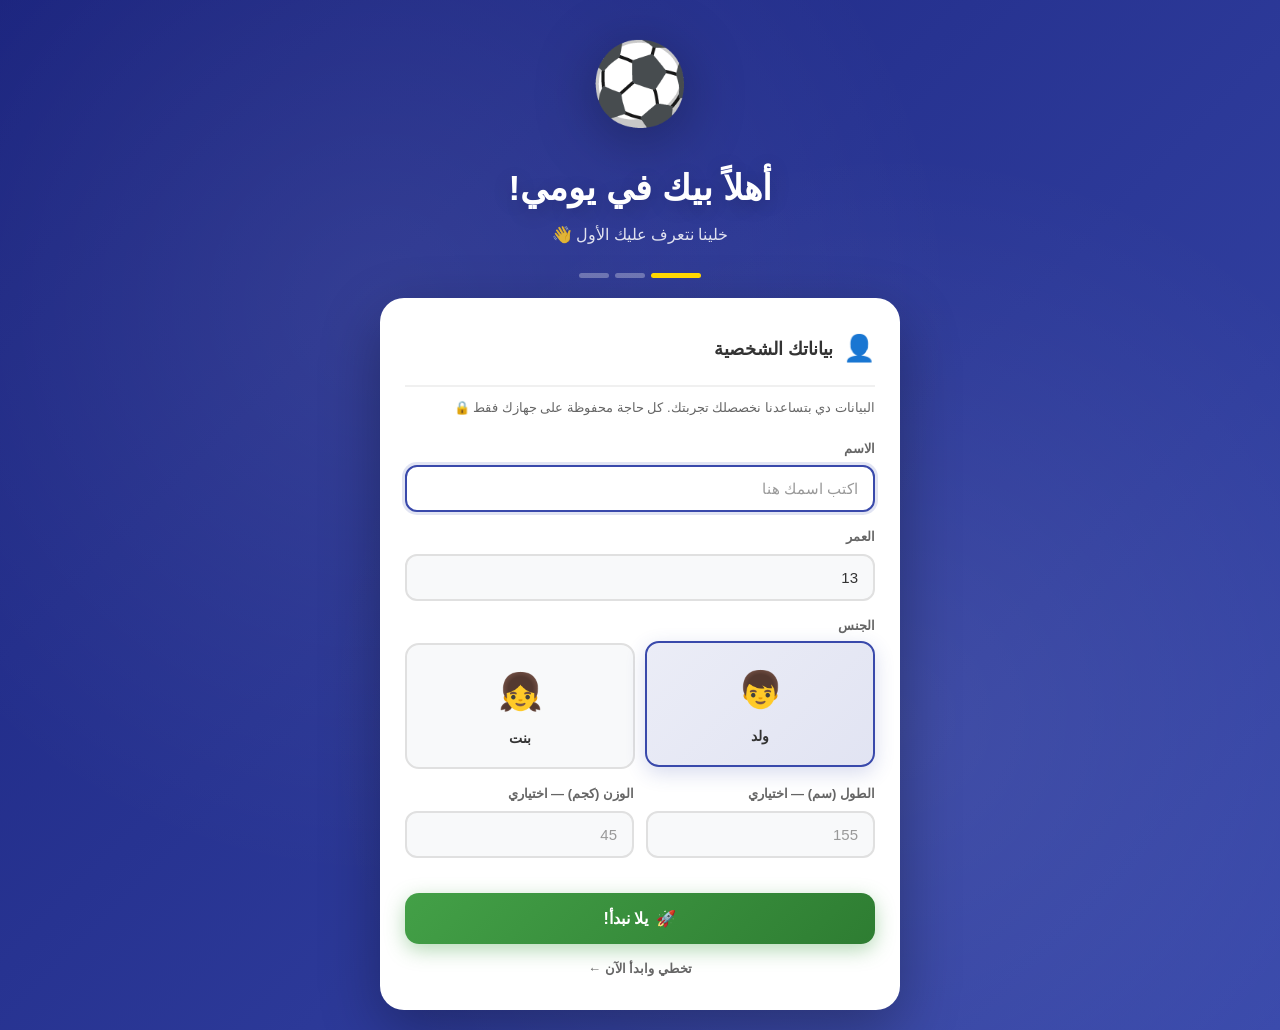
<file: html/information.html>
<!DOCTYPE html>
<html lang="ar" dir="rtl">
<head>
<meta charset="UTF-8">
<meta name="viewport" content="width=device-width, initial-scale=1.0, maximum-scale=5.0">
<meta name="theme-color" content="#1a237e">
<meta name="description" content="بياناتك الشخصية - يومي">
<meta name="author" content="Hazem">

<link rel="icon" type="image/x-icon" href="../assets/favicon.ico">
<link rel="icon" type="image/png" sizes="32x32" href="../assets/favicon-32x32.png">
<link rel="apple-touch-icon" sizes="180x180" href="../assets/apple-touch-icon.png">
<link rel="icon" type="image/svg+xml" href="../assets/icon.svg">
<link rel="manifest" href="../assets/site.webmanifest">

<link rel="stylesheet" href="../css/styles.css">
<link rel="stylesheet" href="../css/app.css">

<title>👤 بياناتك الشخصية - يومي</title>

<style>
  body {
    display: flex;
    align-items: center;
    justify-content: center;
    min-height: 100vh;
    padding: 20px;
    background: linear-gradient(135deg, #1a237e 0%, #3949ab 100%);
    position: relative;
    overflow-x: hidden;
  }

  body::before {
    content: '';
    position: absolute;
    inset: 0;
    background-image:
      radial-gradient(circle at 30% 30%, rgba(255,255,255,0.08) 0%, transparent 50%),
      radial-gradient(circle at 70% 70%, rgba(255,255,255,0.08) 0%, transparent 50%);
    pointer-events: none;
  }

  .welcome-container {
    max-width: 520px;
    width: 100%;
    position: relative;
    z-index: 1;
  }

  .welcome-header {
    text-align: center;
    margin-bottom: 25px;
    animation: fadeInDown 0.6s ease;
  }

  .welcome-logo {
    font-size: 80px;
    margin-bottom: 12px;
    display: inline-block;
    animation: bounce 2s infinite;
    filter: drop-shadow(0 10px 30px rgba(0,0,0,0.3));
  }

  .welcome-title {
    font-size: 2.2rem;
    font-weight: 900;
    color: white;
    margin-bottom: 6px;
    text-shadow: 0 4px 20px rgba(0,0,0,0.2);
  }

  .welcome-subtitle {
    font-size: 1rem;
    color: white;
    opacity: 0.85;
  }

  .welcome-card {
    background: #ffffff;
    border-radius: 24px;
    padding: 30px 25px;
    box-shadow: 0 20px 60px rgba(0,0,0,0.3);
    animation: fadeInUp 0.6s ease;
  }

  .card-step-title {
    display: flex;
    align-items: center;
    gap: 10px;
    font-size: 1.1rem;
    font-weight: 800;
    color: #333;
    margin-bottom: 10px;
    padding-bottom: 15px;
    border-bottom: 2px solid #f0f0f0;
  }

  .card-step-title span {
    font-size: 26px;
  }

  .card-step-subtitle {
    font-size: 13px;
    color: #666;
    margin-bottom: 20px;
    line-height: 1.7;
  }

  .form-group {
    margin-bottom: 15px;
  }

  .form-group label {
    display: block;
    font-size: 13px;
    font-weight: 700;
    color: #666;
    margin-bottom: 6px;
  }

  .form-group input {
    width: 100%;
    padding: 13px 15px;
    border: 2px solid #e0e0e0;
    border-radius: 12px;
    font-size: 15px;
    background: #f8f9fa;
    color: #333;
    transition: all 0.3s ease;
    font-family: inherit;
    margin: 0;
    box-sizing: border-box;
  }

  .form-group input:focus {
    border-color: #3949ab;
    outline: none;
    box-shadow: 0 0 0 3px rgba(57,73,171,0.15);
    background: #fff;
  }

  .gender-grid {
    display: grid;
    grid-template-columns: 1fr 1fr;
    gap: 10px;
    margin-bottom: 15px;
  }

  .gender-option {
    padding: 18px 12px;
    border-radius: 14px;
    text-align: center;
    border: 2px solid #e0e0e0;
    background: #f8f9fa;
    cursor: pointer;
    transition: all 0.25s ease;
  }

  .gender-option:hover {
    border-color: #5c6bc0;
    transform: translateY(-2px);
  }

  .gender-option.selected {
    border-color: #3949ab;
    background: linear-gradient(135deg, rgba(57,73,171,0.1), rgba(57,73,171,0.15));
    box-shadow: 0 6px 20px rgba(57,73,171,0.2);
    transform: translateY(-2px);
  }

  .gender-emoji {
    font-size: 36px;
    display: block;
    margin-bottom: 6px;
  }

  .gender-label {
    font-size: 14px;
    font-weight: 800;
    color: #333;
  }

  .optional-row {
    display: grid;
    grid-template-columns: 1fr 1fr;
    gap: 12px;
  }

  .continue-btn {
    width: 100%;
    padding: 16px;
    background: linear-gradient(135deg, #43a047, #2e7d32);
    color: white;
    border: none;
    border-radius: 14px;
    font-size: 16px;
    font-weight: 800;
    cursor: pointer;
    margin-top: 20px;
    transition: all 0.3s ease;
    box-shadow: 0 6px 20px rgba(67,160,71,0.4);
    display: flex;
    align-items: center;
    justify-content: center;
    gap: 8px;
    font-family: inherit;
  }

  .continue-btn:hover {
    transform: translateY(-3px);
    box-shadow: 0 10px 30px rgba(67,160,71,0.5);
  }

  .continue-btn:active {
    transform: translateY(-1px);
  }

  .continue-btn:disabled {
    opacity: 0.6;
    cursor: not-allowed;
    transform: none;
  }

  .skip-link {
    display: block;
    text-align: center;
    margin-top: 15px;
    color: #666;
    font-size: 13px;
    font-weight: 600;
    text-decoration: none;
    transition: color 0.2s;
  }

  .skip-link:hover {
    color: #3949ab;
  }

  .progress-dots {
    display: flex;
    gap: 6px;
    justify-content: center;
    margin-bottom: 20px;
  }

  .progress-dot {
    width: 30px;
    height: 5px;
    border-radius: 3px;
    background: rgba(255,255,255,0.3);
    transition: all 0.3s ease;
  }

  .progress-dot.active {
    background: #ffd700;
    width: 50px;
  }

  @keyframes fadeInDown {
    from { opacity: 0; transform: translateY(-20px); }
    to { opacity: 1; transform: translateY(0); }
  }

  @keyframes fadeInUp {
    from { opacity: 0; transform: translateY(20px); }
    to { opacity: 1; transform: translateY(0); }
  }

  @keyframes bounce {
    0%, 100% { transform: translateY(0); }
    50% { transform: translateY(-10px); }
  }

  @media (max-width: 480px) {
    .welcome-logo { font-size: 65px; }
    .welcome-title { font-size: 1.8rem; }
    .welcome-card { padding: 22px 18px; }
    .card-step-title { font-size: 1rem; }
    .optional-row { grid-template-columns: 1fr; gap: 15px; }
  }
</style>
</head>
<body>

<div class="welcome-container">

  <div class="welcome-header">
    <div class="welcome-logo">⚽</div>
    <div class="welcome-title">أهلاً بيك في يومي!</div>
    <div class="welcome-subtitle">خلينا نتعرف عليك الأول 👋</div>
  </div>

  <div class="progress-dots">
    <div class="progress-dot active"></div>
    <div class="progress-dot"></div>
    <div class="progress-dot"></div>
  </div>

  <div class="welcome-card">

    <div class="card-step-title">
      <span>👤</span>
      بياناتك الشخصية
    </div>
    <p class="card-step-subtitle">
      البيانات دي بتساعدنا نخصصلك تجربتك. كل حاجة محفوظة على جهازك فقط 🔒
    </p>

    <div class="form-group">
      <label>الاسم</label>
      <input type="text" id="userName" placeholder="اكتب اسمك هنا" maxlength="30" autofocus>
    </div>

    <div class="form-group">
      <label>العمر</label>
      <input type="number" id="userAge" value="13" min="10" max="18">
    </div>

    <div class="form-group">
      <label>الجنس</label>
      <div class="gender-grid">
        <div class="gender-option selected" data-gender="male" onclick="selectGender('male')">
          <span class="gender-emoji">👦</span>
          <div class="gender-label">ولد</div>
        </div>
        <div class="gender-option" data-gender="female" onclick="selectGender('female')">
          <span class="gender-emoji">👧</span>
          <div class="gender-label">بنت</div>
        </div>
      </div>
    </div>

    <div class="optional-row">
      <div class="form-group">
        <label>الطول (سم) — اختياري</label>
        <input type="number" id="userHeight" placeholder="155" min="100" max="220">
      </div>
      <div class="form-group">
        <label>الوزن (كجم) — اختياري</label>
        <input type="number" id="userWeight" placeholder="45" min="20" max="150">
      </div>
    </div>

    <button class="continue-btn" id="continueBtn" onclick="saveAndContinue()">
      <span>🚀</span>
      يلا نبدأ!
    </button>

    <a href="app.html" class="skip-link">تخطي وابدأ الآن ←</a>

  </div>

</div>

<script>
/* ============================================
   INFORMATION PAGE - SAVE & REDIRECT
============================================ */

var STORAGE_KEY = 'yawmi_yawmi_v4';
var selectedGender = 'male';

function selectGender(gender) {
  selectedGender = gender;
  var options = document.querySelectorAll('.gender-option');
  options.forEach(function(el) {
    el.classList.toggle('selected', el.dataset.gender === gender);
  });
  if (navigator.vibrate) navigator.vibrate(10);
}

function saveAndContinue() {
  var btn = document.getElementById('continueBtn');
  btn.disabled = true;
  btn.innerHTML = '<span>⏳</span> جاري الحفظ...';

  var name = document.getElementById('userName').value.trim();
  var age = parseInt(document.getElementById('userAge').value) || 13;
  var height = parseInt(document.getElementById('userHeight').value) || null;
  var weight = parseInt(document.getElementById('userWeight').value) || null;

  if (!name) {
    alert('⚠️ لازم تكتب اسمك الأول');
    document.getElementById('userName').focus();
    btn.disabled = false;
    btn.innerHTML = '<span>🚀</span> يلا نبدأ!';
    return;
  }

  // Load existing state
  var state = {};
  try {
    var raw = localStorage.getItem(STORAGE_KEY);
    if (raw) {
      state = JSON.parse(raw);
    }
  } catch (e) {
    console.error('Parse error:', e);
    state = {};
  }

  // Ensure structure
  if (!state.user) state.user = {};
  if (!state.stats) state.stats = {};
  if (!state.inputs) state.inputs = {
    wakeUp: '06:00',
    schoolStart: '07:00',
    schoolEnd: '14:30',
    trainingTime: '17:00',
    trainingDuration: 90,
    trainingType: 'agility',
    homeworks: [],
    quranRecent: 2,
    quranOld: 1,
    quranNew: 1
  };
  if (!state.schedule) state.schedule = [];
  if (!state.completed) state.completed = {};

  // Set user data
  state.user.name = name;
  state.user.age = age;
  state.user.gender = selectedGender;
  state.user.height = height;
  state.user.weight = weight;
  state.user.joinDate = new Date().toISOString();

  if (!state.stats.firstLaunch) {
    state.stats.firstLaunch = new Date().toISOString();
  }

  // Save
  try {
    localStorage.setItem(STORAGE_KEY, JSON.stringify(state));
    console.log('✅ User saved:', name);
    console.log('📦 State:', state);
  } catch (e) {
    console.error('Storage error:', e);
    alert('❌ فشل الحفظ: ' + e.message);
    btn.disabled = false;
    btn.innerHTML = '<span>🚀</span> يلا نبدأ!';
    return;
  }

  // Vibrate
  if (navigator.vibrate) navigator.vibrate([50, 30, 50]);

  // Redirect
  console.log('🚀 Redirecting to app.html...');
  setTimeout(function() {
    window.location.href = 'app.html';
  }, 300);
}

// Enter to continue
document.addEventListener('keydown', function(e) {
  if (e.key === 'Enter' && !document.getElementById('continueBtn').disabled) {
    saveAndContinue();
  }
});

console.log('👤 Information Page Loaded');
</script>

</body>
</html>
</file>
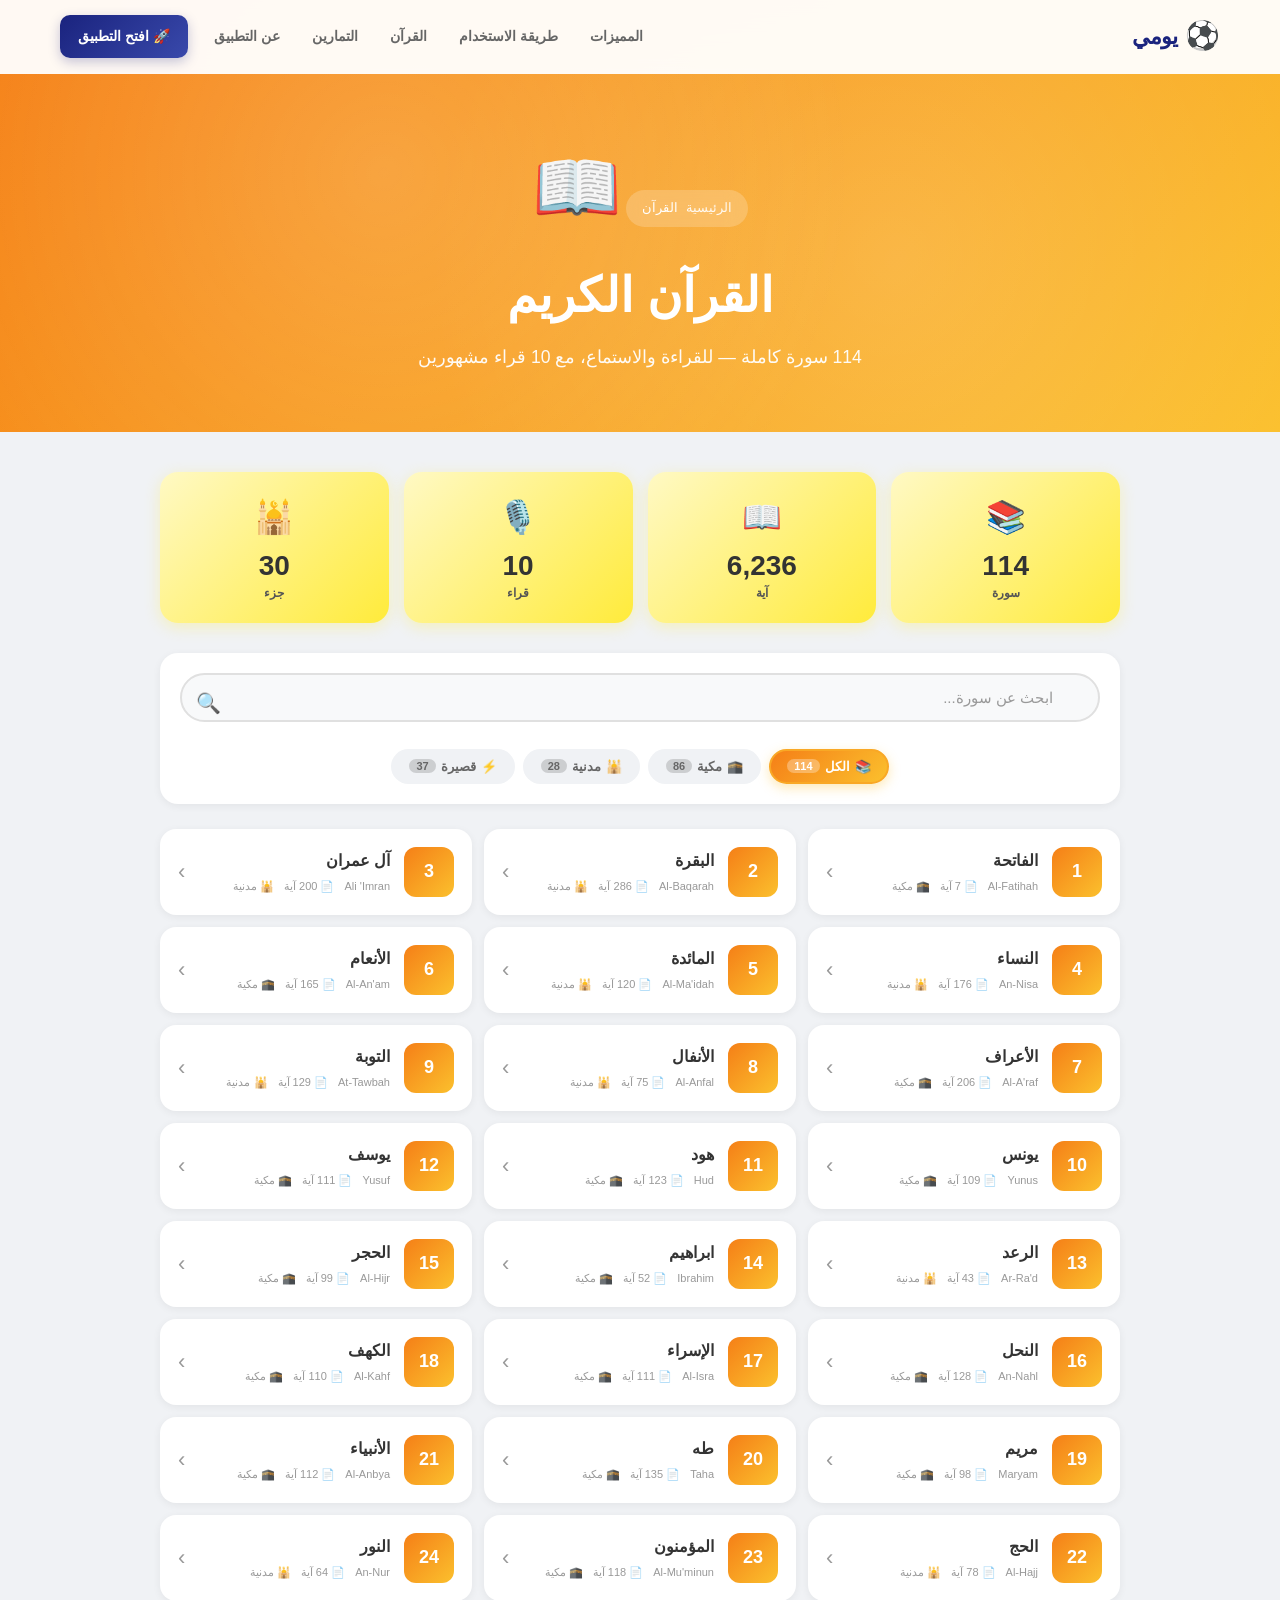
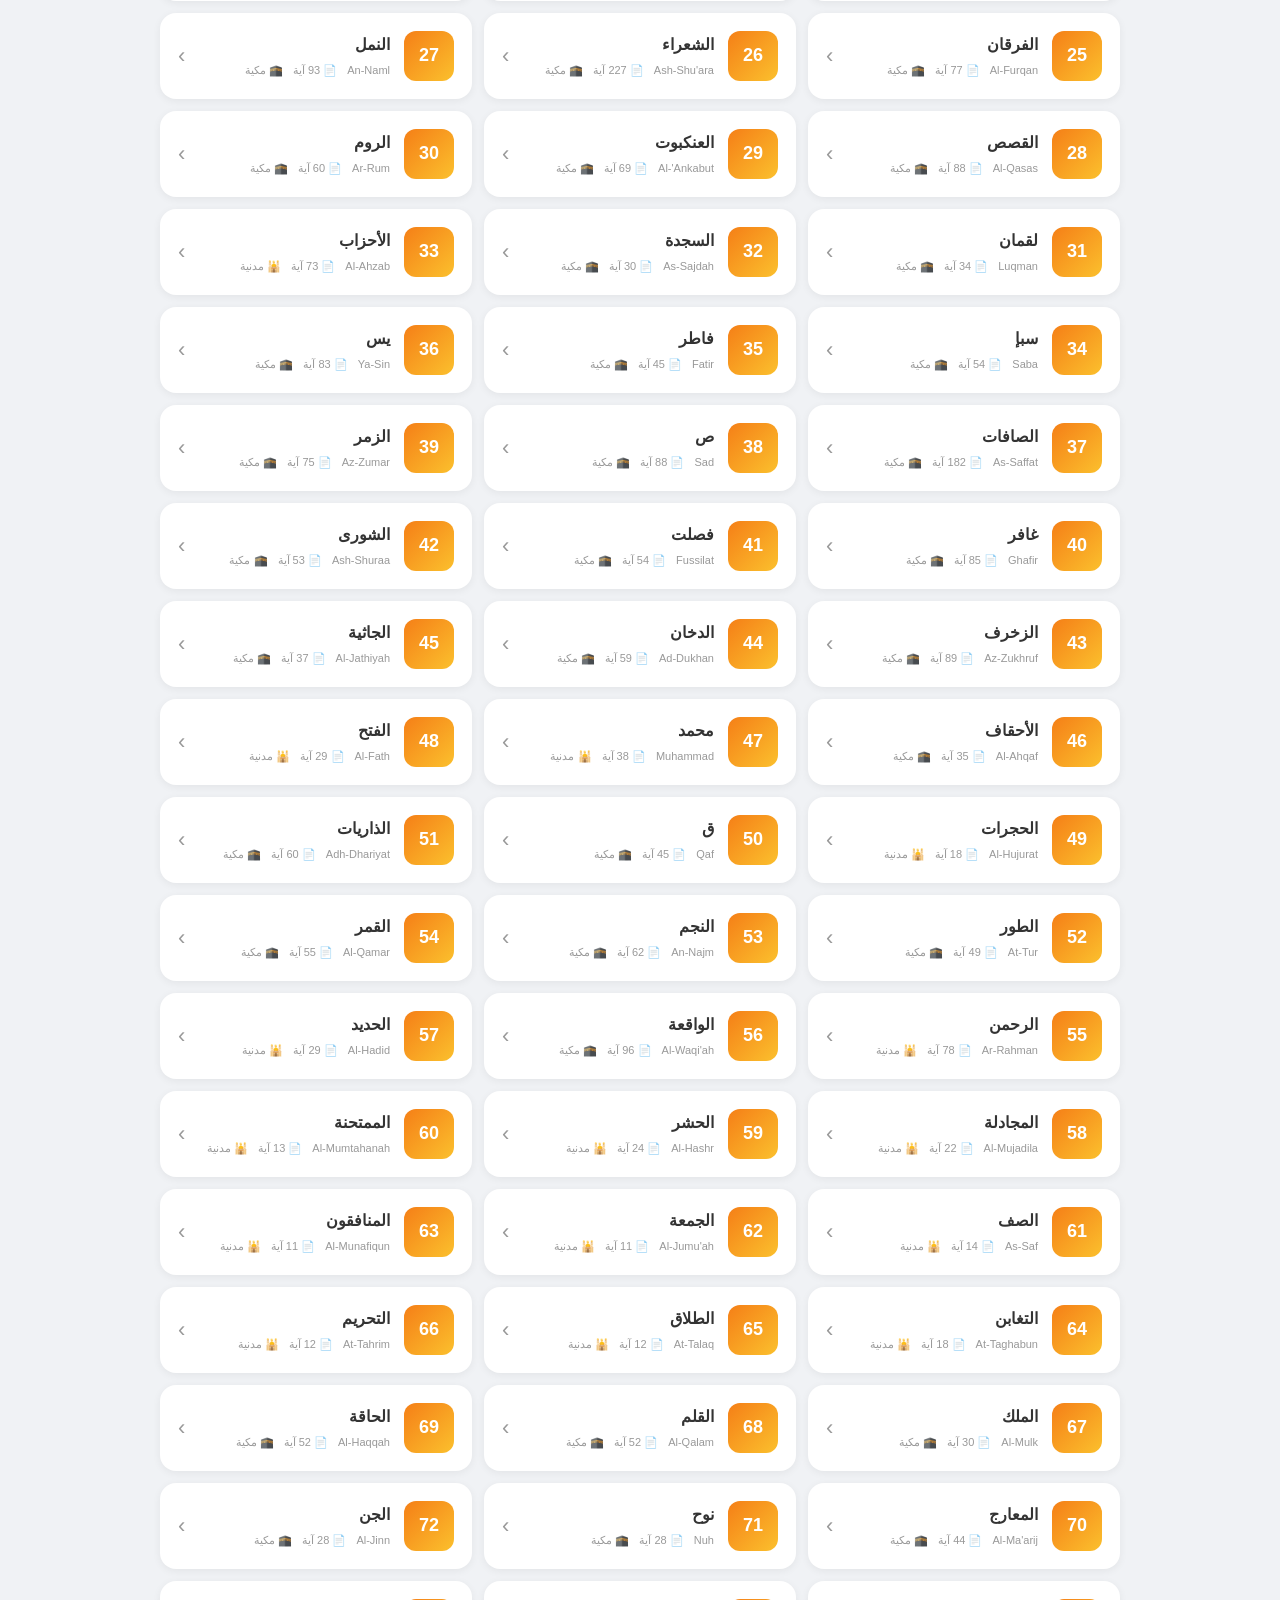
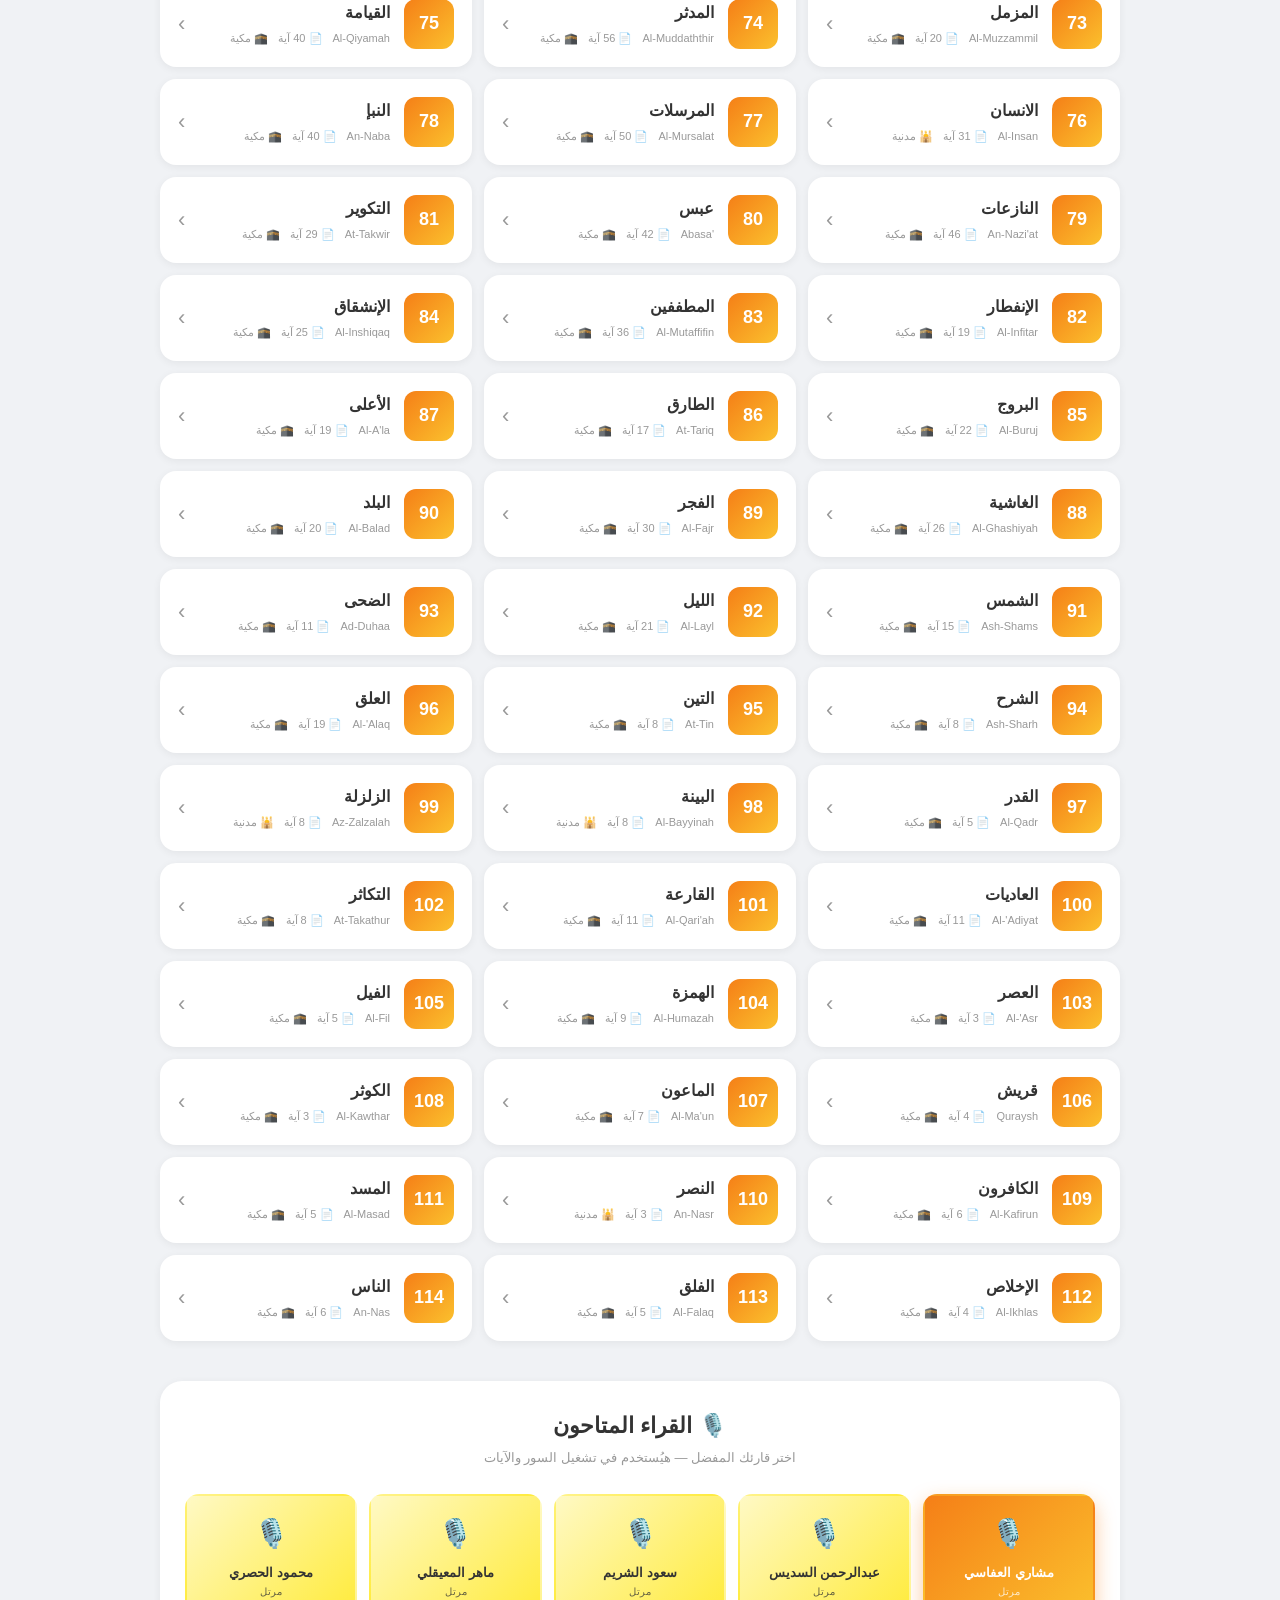
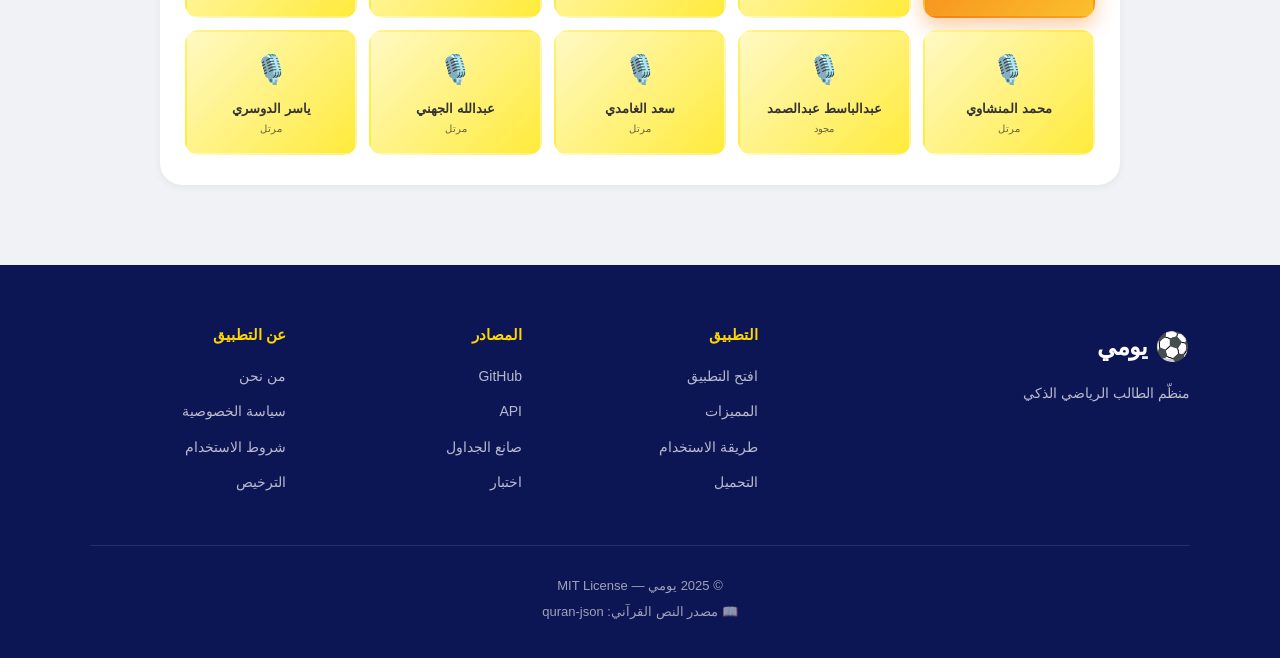
<file: html/quran.html>
<!DOCTYPE html>
<html lang="ar" dir="rtl">
<head>
<meta charset="UTF-8">
<meta name="viewport" content="width=device-width, initial-scale=1.0, maximum-scale=5.0">
<meta name="theme-color" content="#f57f17">
<meta name="description" content="القرآن الكريم - 114 سورة كاملة مع التلاوة">
<meta name="author" content="Hazem">

<link rel="icon" type="image/x-icon" href="../assets/favicon.ico">
<link rel="icon" type="image/png" sizes="32x32" href="../assets/favicon-32x32.png">
<link rel="apple-touch-icon" sizes="180x180" href="../assets/apple-touch-icon.png">
<link rel="icon" type="image/svg+xml" href="../assets/icon.svg">
<link rel="manifest" href="../assets/site.webmanifest">

<link rel="stylesheet" href="../css/styles.css">
<link rel="stylesheet" href="../css/index.css">

<title>📖 القرآن الكريم - يومي</title>

<style>
  .page-hero {
    background: linear-gradient(135deg, #f57f17, #fbc02d);
    color: white;
    padding: 130px 20px 60px;
    text-align: center;
    position: relative;
    overflow: hidden;
    margin-bottom: 40px;
  }

  .page-hero::before {
    content: '';
    position: absolute;
    inset: 0;
    background-image:
      radial-gradient(circle at 30% 40%, rgba(255,255,255,0.15) 0%, transparent 50%),
      radial-gradient(circle at 70% 60%, rgba(255,255,255,0.15) 0%, transparent 50%);
  }

  .page-hero-content {
    position: relative;
    z-index: 1;
    max-width: 800px;
    margin: 0 auto;
  }

  .page-hero-icon {
    font-size: 72px;
    margin-bottom: 20px;
    display: inline-block;
    animation: bounce 2s infinite;
  }

  .page-hero h1 {
    font-size: clamp(2rem, 5vw, 3rem);
    margin-bottom: 15px;
    color: white;
    font-weight: 900;
  }

  .page-hero p {
    font-size: 1.1rem;
    opacity: 0.95;
    color: white;
    max-width: 600px;
    margin: 0 auto;
    line-height: 1.7;
  }

  .breadcrumb {
    display: inline-flex;
    gap: 8px;
    align-items: center;
    background: rgba(255,255,255,0.2);
    padding: 8px 16px;
    border-radius: 20px;
    font-size: 13px;
    margin-bottom: 20px;
    backdrop-filter: blur(10px);
  }

  .breadcrumb a {
    color: white;
    text-decoration: none;
    opacity: 0.9;
  }

  .breadcrumb a:hover {
    opacity: 1;
    text-decoration: underline;
  }

  .breadcrumb span:not(:last-child)::after {
    content: '›';
    margin-right: 8px;
    opacity: 0.7;
  }

  .quran-container {
    max-width: 1000px;
    margin: 0 auto;
    padding: 0 20px 80px;
  }

  .stats-banner {
    display: grid;
    grid-template-columns: repeat(auto-fit, minmax(140px, 1fr));
    gap: 15px;
    margin-bottom: 30px;
  }

  .stat-box {
    background: linear-gradient(135deg, #fff9c4, #ffeb3b);
    border-radius: 18px;
    padding: 20px 15px;
    text-align: center;
    color: #333;
    box-shadow: 0 4px 15px rgba(255,235,59,0.3);
    transition: all 0.3s ease;
  }

  .stat-box:hover {
    transform: translateY(-5px);
    box-shadow: 0 8px 25px rgba(255,235,59,0.4);
  }

  .stat-box-icon {
    font-size: 32px;
    margin-bottom: 8px;
    display: block;
  }

  .stat-box-value {
    font-size: 1.75rem;
    font-weight: 900;
    color: #333;
    line-height: 1;
    margin-bottom: 4px;
  }

  .stat-box-label {
    font-size: 12px;
    font-weight: 700;
    color: #555;
  }

  .quran-controls {
    background: #fff;
    border-radius: 18px;
    padding: 20px;
    margin-bottom: 25px;
    box-shadow: 0 2px 8px rgba(0,0,0,0.06);
    display: flex;
    flex-direction: column;
    gap: 15px;
  }

  body.dark .quran-controls {
    background: #1e1e1e;
  }

  .search-box {
    position: relative;
  }

  .search-box input {
    width: 100%;
    padding: 14px 45px 14px 16px;
    border: 2px solid #e0e0e0;
    border-radius: 25px;
    font-size: 15px;
    background: #f8f9fa;
    color: #333;
    transition: all 0.3s ease;
    font-family: inherit;
    box-sizing: border-box;
  }

  body.dark .search-box input {
    background: #2a2a2a;
    color: #e0e0e0;
    border-color: #333;
  }

  .search-box input:focus {
    border-color: #fbc02d;
    outline: none;
    box-shadow: 0 0 0 4px rgba(251,192,45,0.15);
    background: #fff;
  }

  .search-box-icon {
    position: absolute;
    left: 16px;
    top: 50%;
    transform: translateY(-50%);
    font-size: 20px;
    pointer-events: none;
  }

  .filters {
    display: flex;
    gap: 8px;
    flex-wrap: wrap;
    justify-content: center;
  }

  .filter-btn {
    padding: 8px 16px;
    background: #f0f2f5;
    color: #666;
    border: 2px solid transparent;
    border-radius: 20px;
    font-size: 13px;
    font-weight: 700;
    cursor: pointer;
    transition: all 0.25s ease;
    font-family: inherit;
    display: inline-flex;
    align-items: center;
    gap: 5px;
  }

  body.dark .filter-btn {
    background: #2a2a2a;
    color: #aaa;
  }

  .filter-btn:hover {
    background: #fff;
    border-color: #e0e0e0;
  }

  .filter-btn.active {
    background: linear-gradient(135deg, #f57f17, #fbc02d);
    color: white;
    border-color: #f9a825;
    box-shadow: 0 4px 12px rgba(251,192,45,0.35);
  }

  .filter-btn .count {
    background: rgba(0,0,0,0.15);
    padding: 1px 7px;
    border-radius: 10px;
    font-size: 11px;
    font-weight: 800;
  }

  .filter-btn.active .count {
    background: rgba(255,255,255,0.3);
  }

  .surahs-grid {
    display: grid;
    grid-template-columns: repeat(auto-fill, minmax(280px, 1fr));
    gap: 12px;
    margin-bottom: 30px;
  }

  .surah-card {
    background: #fff;
    border-radius: 16px;
    padding: 16px;
    display: flex;
    align-items: center;
    gap: 14px;
    cursor: pointer;
    transition: all 0.3s ease;
    border: 2px solid transparent;
    box-shadow: 0 2px 8px rgba(0,0,0,0.06);
  }

  body.dark .surah-card {
    background: #1e1e1e;
  }

  .surah-card:hover {
    transform: translateY(-4px);
    box-shadow: 0 8px 25px rgba(0,0,0,0.12);
    border-color: #fbc02d;
  }

  .surah-number {
    width: 50px;
    height: 50px;
    background: linear-gradient(135deg, #f57f17, #fbc02d);
    color: white;
    border-radius: 12px;
    display: flex;
    align-items: center;
    justify-content: center;
    font-size: 18px;
    font-weight: 900;
    flex-shrink: 0;
  }

  .surah-info {
    flex: 1;
    min-width: 0;
  }

  .surah-name {
    font-size: 16px;
    font-weight: 800;
    color: #333;
    margin-bottom: 4px;
    font-family: 'Amiri', 'Traditional Arabic', serif;
  }

  body.dark .surah-name {
    color: #e0e0e0;
  }

  .surah-meta {
    font-size: 11px;
    color: #999;
    display: flex;
    gap: 10px;
    flex-wrap: wrap;
  }

  .surah-arrow {
    color: #999;
    font-size: 22px;
    transition: transform 0.3s ease;
  }

  .surah-card:hover .surah-arrow {
    transform: translateX(-6px);
    color: #fbc02d;
  }

  .loading-box {
    text-align: center;
    padding: 60px 20px;
    color: #666;
  }

  .spinner {
    width: 60px;
    height: 60px;
    border: 5px solid #e0e0e0;
    border-top-color: #fbc02d;
    border-radius: 50%;
    animation: spin 1s linear infinite;
    margin: 0 auto 20px;
  }

  @keyframes spin {
    to { transform: rotate(360deg); }
  }

  .empty-state {
    text-align: center;
    padding: 60px 20px;
    color: #999;
  }

  .empty-state-icon {
    font-size: 80px;
    margin-bottom: 15px;
    opacity: 0.4;
  }

  .empty-state-title {
    font-size: 1.2rem;
    font-weight: 700;
    color: #333;
    margin-bottom: 8px;
  }

  body.dark .empty-state-title {
    color: #e0e0e0;
  }

  .readers-section {
    margin-top: 40px;
    background: #fff;
    border-radius: 22px;
    padding: 30px 25px;
    box-shadow: 0 2px 8px rgba(0,0,0,0.06);
  }

  body.dark .readers-section {
    background: #1e1e1e;
  }

  .readers-header {
    text-align: center;
    margin-bottom: 25px;
  }

  .readers-header h3 {
    font-size: 1.4rem;
    color: #333;
    margin-bottom: 8px;
    font-weight: 800;
  }

  body.dark .readers-header h3 {
    color: #e0e0e0;
  }

  .readers-header p {
    font-size: 13px;
    color: #999;
  }

  .readers-grid {
    display: grid;
    grid-template-columns: repeat(auto-fit, minmax(150px, 1fr));
    gap: 12px;
  }

  .reader-card {
    background: linear-gradient(135deg, #fff9c4, #ffeb3b);
    border-radius: 14px;
    padding: 16px 12px;
    text-align: center;
    cursor: pointer;
    transition: all 0.3s ease;
    border: 2px solid transparent;
    color: #333;
  }

  .reader-card:hover {
    transform: translateY(-4px);
    box-shadow: 0 8px 20px rgba(251,192,45,0.4);
    border-color: #f57f17;
  }

  .reader-card.selected {
    background: linear-gradient(135deg, #f57f17, #fbc02d);
    color: white;
    box-shadow: 0 8px 20px rgba(245,127,23,0.4);
  }

  .reader-icon {
    font-size: 28px;
    margin-bottom: 8px;
    display: block;
  }

  .reader-name {
    font-size: 13px;
    font-weight: 800;
    line-height: 1.3;
  }

  .reader-style {
    font-size: 10px;
    opacity: 0.75;
    margin-top: 3px;
  }

  /* Modal */
  .surah-modal {
    position: fixed;
    inset: 0;
    background: rgba(0,0,0,0.85);
    z-index: 9999;
    display: none;
    opacity: 0;
    transition: opacity 0.3s ease;
    overflow-y: auto;
  }

  .surah-modal.show {
    display: block;
    opacity: 1;
  }

  .surah-modal-content {
    max-width: 900px;
    margin: 40px auto;
    background: linear-gradient(135deg, #fff9c4, #fffde7);
    border-radius: 25px;
    padding: 30px 25px;
    min-height: 80vh;
    position: relative;
    color: #333;
    box-shadow: 0 20px 60px rgba(0,0,0,0.4);
  }

  .surah-modal-header {
    text-align: center;
    padding-bottom: 20px;
    margin-bottom: 20px;
    border-bottom: 3px double #f57f17;
    position: relative;
  }

  .surah-modal-close {
    position: absolute;
    top: 0;
    left: 0;
    width: 40px;
    height: 40px;
    border-radius: 50%;
    background: #f57f17;
    color: white;
    border: none;
    font-size: 22px;
    cursor: pointer;
    display: flex;
    align-items: center;
    justify-content: center;
    transition: all 0.25s ease;
    font-weight: bold;
    line-height: 1;
  }

  .surah-modal-close:hover {
    transform: rotate(90deg) scale(1.1);
    background: #e65100;
  }

  .surah-modal-title {
    font-size: 2rem;
    font-family: 'Amiri', 'Traditional Arabic', serif;
    font-weight: 900;
    color: #e65100;
    margin-bottom: 10px;
  }

  .surah-modal-subtitle {
    font-size: 13px;
    color: #666;
    display: flex;
    gap: 15px;
    justify-content: center;
    flex-wrap: wrap;
  }

  /* Audio controls in modal */
  .modal-audio-controls {
    display: flex;
    gap: 10px;
    justify-content: center;
    flex-wrap: wrap;
    margin-bottom: 20px;
  }

  .play-full-btn {
    padding: 14px 28px;
    background: linear-gradient(135deg, #f57f17, #fbc02d);
    color: white;
    border: none;
    border-radius: 25px;
    font-size: 15px;
    font-weight: 800;
    cursor: pointer;
    transition: all 0.25s ease;
    box-shadow: 0 4px 15px rgba(245,127,23,0.4);
    display: inline-flex;
    align-items: center;
    gap: 8px;
    font-family: inherit;
  }

  .play-full-btn:hover {
    transform: translateY(-2px);
    box-shadow: 0 8px 25px rgba(245,127,23,0.5);
  }

  .play-full-btn.playing {
    background: linear-gradient(135deg, #e53935, #c62828);
    box-shadow: 0 4px 15px rgba(229,57,53,0.4);
  }

  .bismillah {
    text-align: center;
    font-size: 1.6rem;
    font-family: 'Amiri', 'Traditional Arabic', serif;
    color: #e65100;
    margin: 25px 0;
    padding: 15px;
    background: rgba(255,255,255,0.6);
    border-radius: 15px;
    font-weight: 600;
  }

  .verses-container {
    display: flex;
    flex-direction: column;
    gap: 4px;
  }

  .verse {
    padding: 15px;
    background: rgba(255,255,255,0.5);
    border-radius: 12px;
    text-align: right;
    direction: rtl;
    font-family: 'Amiri', 'Traditional Arabic', serif;
    font-size: 1.35rem;
    line-height: 2.4;
    color: #2c2c2c;
    display: flex;
    gap: 12px;
    align-items: flex-start;
    transition: all 0.25s ease;
  }

  .verse:hover {
    background: rgba(255,255,255,0.9);
    box-shadow: 0 4px 15px rgba(245,127,23,0.15);
  }

  .verse.playing {
    background: rgba(255,235,59,0.6);
    box-shadow: 0 4px 20px rgba(245,127,23,0.3);
  }

  .verse-number {
    min-width: 34px;
    height: 34px;
    background: linear-gradient(135deg, #f57f17, #fbc02d);
    color: white;
    border-radius: 50%;
    display: flex;
    align-items: center;
    justify-content: center;
    font-size: 13px;
    font-weight: 800;
    flex-shrink: 0;
    font-family: 'Segoe UI', Tahoma, sans-serif;
    margin-top: 5px;
  }

  .verse-text {
    flex: 1;
  }

  .verse-action-btn {
    width: 38px;
    height: 38px;
    border-radius: 50%;
    background: rgba(245,127,23,0.15);
    color: #e65100;
    border: none;
    cursor: pointer;
    font-size: 16px;
    display: flex;
    align-items: center;
    justify-content: center;
    transition: all 0.2s ease;
    flex-shrink: 0;
    margin-top: 5px;
  }

  .verse-action-btn:hover {
    background: #f57f17;
    color: white;
    transform: scale(1.1);
  }

  .verse-action-btn.playing {
    background: linear-gradient(135deg, #e53935, #c62828);
    color: white;
    animation: pulse 1s infinite;
  }

  @keyframes pulse {
    0%, 100% { transform: scale(1); }
    50% { transform: scale(1.15); }
  }

  @media (max-width: 768px) {
    .page-hero {
      padding: 110px 15px 50px;
    }

    .page-hero-icon {
      font-size: 55px;
    }

    .quran-container {
      padding: 0 12px 60px;
    }

    .surahs-grid {
      grid-template-columns: 1fr;
      gap: 10px;
    }

    .surah-card {
      padding: 14px;
    }

    .surah-number {
      width: 44px;
      height: 44px;
      font-size: 16px;
    }

    .surah-name {
      font-size: 15px;
    }

    .surah-modal-content {
      margin: 0;
      border-radius: 0;
      min-height: 100vh;
      padding: 20px 15px;
    }

    .surah-modal-title {
      font-size: 1.5rem;
    }

    .verse {
      padding: 12px;
      font-size: 1.15rem;
      line-height: 2.2;
    }

    .verse-number {
      min-width: 30px;
      height: 30px;
      font-size: 12px;
    }

    .bismillah {
      font-size: 1.3rem;
      padding: 12px;
    }

    .stat-box-value {
      font-size: 1.4rem;
    }

    .readers-grid {
      grid-template-columns: repeat(2, 1fr);
    }
  }
</style>
</head>
<body>

<nav class="navbar" id="navbar">
  <div class="nav-container">
    <a href="../index.html" class="nav-brand">
      <span class="brand-icon">⚽</span>
      <span class="brand-text">يومي</span>
    </a>
    <button class="nav-toggle" onclick="toggleNavMenu()" aria-label="القائمة">
      <span></span><span></span><span></span>
    </button>
    <ul class="nav-links" id="navLinks">
      <li><a href="features.html">المميزات</a></li>
      <li><a href="how_to_use.html">طريقة الاستخدام</a></li>
      <li><a href="quran.html" class="active">القرآن</a></li>
      <li><a href="workouts.html">التمارين</a></li>
      <li><a href="about.html">عن التطبيق</a></li>
      <li class="nav-cta"><a href="app.html">🚀 افتح التطبيق</a></li>
    </ul>
  </div>
</nav>

<section class="page-hero">
  <div class="page-hero-content">
    <div class="breadcrumb">
      <a href="../index.html">الرئيسية</a>
      <span>القرآن</span>
    </div>
    <div class="page-hero-icon">📖</div>
    <h1>القرآن الكريم</h1>
    <p>114 سورة كاملة — للقراءة والاستماع، مع 10 قراء مشهورين</p>
  </div>
</section>

<div class="quran-container">

  <div class="stats-banner">
    <div class="stat-box">
      <span class="stat-box-icon">📚</span>
      <div class="stat-box-value" id="statSurahs">114</div>
      <div class="stat-box-label">سورة</div>
    </div>
    <div class="stat-box">
      <span class="stat-box-icon">📖</span>
      <div class="stat-box-value" id="statAyahs">6,236</div>
      <div class="stat-box-label">آية</div>
    </div>
    <div class="stat-box">
      <span class="stat-box-icon">🎙️</span>
      <div class="stat-box-value">10</div>
      <div class="stat-box-label">قراء</div>
    </div>
    <div class="stat-box">
      <span class="stat-box-icon">🕌</span>
      <div class="stat-box-value">30</div>
      <div class="stat-box-label">جزء</div>
    </div>
  </div>

  <div class="quran-controls">
    <div class="search-box">
      <input type="text" id="searchInput" placeholder="ابحث عن سورة..." oninput="handleSearch()">
      <span class="search-box-icon">🔍</span>
    </div>

    <div class="filters">
      <button class="filter-btn active" data-filter="all" onclick="applyFilter('all')">
        <span>📚</span> الكل
        <span class="count" id="countAll">0</span>
      </button>
      <button class="filter-btn" data-filter="meccan" onclick="applyFilter('meccan')">
        <span>🕋</span> مكية
        <span class="count" id="countMeccan">0</span>
      </button>
      <button class="filter-btn" data-filter="medinan" onclick="applyFilter('medinan')">
        <span>🕌</span> مدنية
        <span class="count" id="countMedinan">0</span>
      </button>
      <button class="filter-btn" data-filter="short" onclick="applyFilter('short')">
        <span>⚡</span> قصيرة
        <span class="count" id="countShort">0</span>
      </button>
    </div>
  </div>

  <div id="surahsContainer">
    <div class="loading-box">
      <div class="spinner"></div>
      <p>جاري تحميل قائمة السور...</p>
    </div>
  </div>

  <div class="readers-section">
    <div class="readers-header">
      <h3>🎙️ القراء المتاحون</h3>
      <p>اختر قارئك المفضل — هيُستخدم في تشغيل السور والآيات</p>
    </div>
    <div class="readers-grid" id="readersGrid"></div>
  </div>

</div>

<div class="surah-modal" id="surahModal">
  <div class="surah-modal-content">
    <div class="surah-modal-header">
      <button class="surah-modal-close" onclick="closeSurahModal()">×</button>
      <h2 class="surah-modal-title" id="modalSurahName">—</h2>
      <div class="surah-modal-subtitle" id="modalSurahMeta"></div>
    </div>

    <div class="modal-audio-controls">
      <button class="play-full-btn" id="playFullBtn" onclick="toggleFullSurah()">
        <span id="playFullIcon">▶️</span>
        <span id="playFullText">استمع للسورة كاملة</span>
      </button>
    </div>

    <div class="bismillah" id="bismillahText">بِسْمِ اللَّهِ الرَّحْمَٰنِ الرَّحِيمِ</div>

    <div class="verses-container" id="versesContainer">
      <div class="loading-box">
        <div class="spinner"></div>
        <p>جاري تحميل السورة...</p>
      </div>
    </div>
  </div>
</div>

<footer class="footer">
  <div class="footer-container">
    <div class="footer-col">
      <div class="footer-brand">
        <span class="brand-icon">⚽</span>
        <span class="brand-text">يومي</span>
      </div>
      <p class="footer-desc">منظّم الطالب الرياضي الذكي</p>
    </div>
    <div class="footer-col">
      <h4>التطبيق</h4>
      <ul>
        <li><a href="app.html">افتح التطبيق</a></li>
        <li><a href="features.html">المميزات</a></li>
        <li><a href="how_to_use.html">طريقة الاستخدام</a></li>
        <li><a href="../index.html#download">التحميل</a></li>
      </ul>
    </div>
    <div class="footer-col">
      <h4>المصادر</h4>
      <ul>
        <li><a href="github.html">GitHub</a></li>
        <li><a href="api.html">API</a></li>
        <li><a href="table_creator.html">صانع الجداول</a></li>
        <li><a href="test.html">اختبار</a></li>
      </ul>
    </div>
    <div class="footer-col">
      <h4>عن التطبيق</h4>
      <ul>
        <li><a href="about.html">من نحن</a></li>
        <li><a href="about.html#privacy">سياسة الخصوصية</a></li>
        <li><a href="about.html#terms">شروط الاستخدام</a></li>
        <li><a href="about.html#license">الترخيص</a></li>
      </ul>
    </div>
  </div>
  <div class="footer-bottom">
    <p>© 2025 يومي — MIT License</p>
    <p>📖 مصدر النص القرآني: quran-json</p>
  </div>
</footer>

<script src="../js/quran.js"></script>
<script>
/* ============================================
   QURAN PAGE LOGIC
============================================ */

var state = {
  surahsList: [],
  currentFilter: 'all',
  searchQuery: '',
  selectedReciter: 'alafasy',
  currentSurahId: null,
  playingSurah: false
};

var READERS = [
  { id: 'alafasy', name: 'مشاري العفاسي', style: 'مرتل', icon: '🎙️' },
  { id: 'sudais', name: 'عبدالرحمن السديس', style: 'مرتل', icon: '🎙️' },
  { id: 'shuraim', name: 'سعود الشريم', style: 'مرتل', icon: '🎙️' },
  { id: 'maher', name: 'ماهر المعيقلي', style: 'مرتل', icon: '🎙️' },
  { id: 'husary', name: 'محمود الحصري', style: 'مرتل', icon: '🎙️' },
  { id: 'minshawi', name: 'محمد المنشاوي', style: 'مرتل', icon: '🎙️' },
  { id: 'abdulbasit', name: 'عبدالباسط عبدالصمد', style: 'مجود', icon: '🎙️' },
  { id: 'ghamdi', name: 'سعد الغامدي', style: 'مرتل', icon: '🎙️' },
  { id: 'juhany', name: 'عبدالله الجهني', style: 'مرتل', icon: '🎙️' },
  { id: 'dossari', name: 'ياسر الدوسري', style: 'مرتل', icon: '🎙️' }
];

/* ============ INIT ============ */
async function initQuranPage() {
  console.log('📖 Quran Page initializing...');

  // 1. القراء فوراً
  renderReaders();
  console.log('✅ Readers rendered');

  // 2. تحميل السور
  try {
    var list = await QuranModule.loadSurahsList();

    if (!list || list.length === 0) {
      throw new Error('فشل تحميل السور');
    }

    state.surahsList = list;
    console.log('✅ Loaded:', list.length, 'surahs');

    updateCounts();
    renderSurahs();

  } catch (e) {
    console.error('❌ Error:', e);
    document.getElementById('surahsContainer').innerHTML =
      '<div class="empty-state">' +
        '<div class="empty-state-icon">❌</div>' +
        '<div class="empty-state-title">فشل تحميل السور</div>' +
        '<p>تأكد من الاتصال بالإنترنت</p>' +
        '<button onclick="location.reload()" style="margin-top: 15px; padding: 12px 24px; background: #f57f17; color: white; border: none; border-radius: 12px; cursor: pointer; font-weight: 700;">🔄 إعادة المحاولة</button>' +
      '</div>';
  }
}

/* ============ RENDER SURAHS ============ */
function renderSurahs() {
  var container = document.getElementById('surahsContainer');
  var filtered = state.surahsList.slice();

  if (state.currentFilter === 'meccan') {
    filtered = filtered.filter(function(s) { return s.type === 'meccan'; });
  } else if (state.currentFilter === 'medinan') {
    filtered = filtered.filter(function(s) { return s.type === 'medinan'; });
  } else if (state.currentFilter === 'short') {
    filtered = filtered.filter(function(s) { return s.total_verses <= 20; });
  }

  if (state.searchQuery) {
    var q = state.searchQuery.toLowerCase().trim();
    filtered = filtered.filter(function(s) {
      return (s.name && s.name.indexOf(q) !== -1) ||
             (s.transliteration && s.transliteration.toLowerCase().indexOf(q) !== -1) ||
             (String(s.id) === q);
    });
  }

  if (filtered.length === 0) {
    container.innerHTML =
      '<div class="empty-state">' +
        '<div class="empty-state-icon">🔍</div>' +
        '<div class="empty-state-title">لا توجد نتائج</div>' +
        '<p>جرب كلمة بحث مختلفة</p>' +
      '</div>';
    return;
  }

  var html = '<div class="surahs-grid">';

  for (var i = 0; i < filtered.length; i++) {
    var s = filtered[i];
    var typeText = s.type === 'meccan' ? '🕋 مكية' : '🕌 مدنية';

    html += '<div class="surah-card" onclick="openSurah(' + s.id + ')">';
    html += '<div class="surah-number">' + s.id + '</div>';
    html += '<div class="surah-info">';
    html += '<div class="surah-name">' + s.name + '</div>';
    html += '<div class="surah-meta">';
    html += '<span>' + (s.transliteration || '') + '</span>';
    html += '<span>📄 ' + s.total_verses + ' آية</span>';
    html += '<span>' + typeText + '</span>';
    html += '</div></div>';
    html += '<div class="surah-arrow">›</div>';
    html += '</div>';
  }

  html += '</div>';
  container.innerHTML = html;
}

/* ============ FILTERS ============ */
function applyFilter(filter) {
  state.currentFilter = filter;

  var btns = document.querySelectorAll('.filter-btn');
  btns.forEach(function(b) {
    b.classList.toggle('active', b.dataset.filter === filter);
  });

  renderSurahs();
}

function handleSearch() {
  state.searchQuery = document.getElementById('searchInput').value;
  renderSurahs();
}

function updateCounts() {
  var all = state.surahsList.length;
  var meccan = state.surahsList.filter(function(s) { return s.type === 'meccan'; }).length;
  var medinan = state.surahsList.filter(function(s) { return s.type === 'medinan'; }).length;
  var short = state.surahsList.filter(function(s) { return s.total_verses <= 20; }).length;

  document.getElementById('countAll').textContent = all;
  document.getElementById('countMeccan').textContent = meccan;
  document.getElementById('countMedinan').textContent = medinan;
  document.getElementById('countShort').textContent = short;
  document.getElementById('statSurahs').textContent = all;
}

/* ============ READERS ============ */
function renderReaders() {
  var grid = document.getElementById('readersGrid');
  if (!grid) return;

  var html = '';

  for (var i = 0; i < READERS.length; i++) {
    var r = READERS[i];
    var selectedClass = r.id === state.selectedReciter ? ' selected' : '';
    html += '<div class="reader-card' + selectedClass + '" onclick="selectReader(\'' + r.id + '\')">';
    html += '<span class="reader-icon">' + r.icon + '</span>';
    html += '<div class="reader-name">' + r.name + '</div>';
    html += '<div class="reader-style">' + r.style + '</div>';
    html += '</div>';
  }

  grid.innerHTML = html;
}

function selectReader(id) {
  var wasPlaying = state.playingSurah;

  state.selectedReciter = id;
  renderReaders();

  var reader = READERS.find(function(r) { return r.id === id; });

  // لو فيه صوت شغال، أعد تشغيله بالقارئ الجديد
  if (wasPlaying && state.currentSurahId) {
    QuranModule.stopAudio();
    setTimeout(function() {
      playFullSurah();
    }, 200);
  }

  console.log('✅ اخترت القارئ:', reader ? reader.name : id);
}

/* ============ OPEN SURAH ============ */
async function openSurah(surahId) {
  state.currentSurahId = surahId;
  state.playingSurah = false;

  var modal = document.getElementById('surahModal');
  modal.classList.add('show');
  document.body.style.overflow = 'hidden';

  // Reset play button
  var btn = document.getElementById('playFullBtn');
  btn.classList.remove('playing');
  document.getElementById('playFullIcon').textContent = '▶️';
  document.getElementById('playFullText').textContent = 'استمع للسورة كاملة';

  var surahInfo = state.surahsList.find(function(s) { return s.id === surahId; });

  if (surahInfo) {
    document.getElementById('modalSurahName').textContent = surahInfo.name;
    document.getElementById('modalSurahMeta').innerHTML =
      '<span>📄 ' + surahInfo.total_verses + ' آية</span>' +
      '<span>' + (surahInfo.type === 'meccan' ? '🕋 مكية' : '🕌 مدنية') + '</span>' +
      '<span>📖 ترتيب: ' + surahId + '</span>';
  }

  // Hide bismillah for At-Tawbah (9) and Al-Fatihah (1)
  var bismillah = document.getElementById('bismillahText');
  if (surahId === 1 || surahId === 9) {
    bismillah.style.display = 'none';
  } else {
    bismillah.style.display = 'block';
  }

  await loadVerses(surahId);
}

async function loadVerses(surahId) {
  var container = document.getElementById('versesContainer');
  container.innerHTML = '<div class="loading-box"><div class="spinner"></div><p>جاري تحميل السورة...</p></div>';

  try {
    var surah = await QuranModule.loadSurah(surahId);

    if (!surah || !surah.verses || surah.verses.length === 0) {
      throw new Error('لا توجد آيات');
    }

    var html = '';

    for (var i = 0; i < surah.verses.length; i++) {
      html += '<div class="verse" id="verse-' + (i + 1) + '">';
      html += '<div class="verse-number">' + (i + 1) + '</div>';
      html += '<div class="verse-text">' + surah.verses[i].text + '</div>';
      html += '<button class="verse-action-btn" onclick="toggleAyah(' + surahId + ', ' + (i + 1) + ', this)" title="استمع">🔊</button>';
      html += '</div>';
    }

    container.innerHTML = html;
    document.getElementById('surahModal').scrollTop = 0;

  } catch (e) {
    console.error('❌ Error:', e);
    container.innerHTML =
      '<div class="empty-state">' +
        '<div class="empty-state-icon">❌</div>' +
        '<div class="empty-state-title">فشل تحميل السورة</div>' +
        '<p>حاول مرة أخرى</p>' +
      '</div>';
  }
}

function closeSurahModal() {
  QuranModule.stopAudio();
  state.playingSurah = false;

  var btn = document.getElementById('playFullBtn');
  if (btn) {
    btn.classList.remove('playing');
    document.getElementById('playFullIcon').textContent = '▶️';
    document.getElementById('playFullText').textContent = 'استمع للسورة كاملة';
  }

  document.querySelectorAll('.verse-action-btn.playing').forEach(function(b) {
    b.classList.remove('playing');
    b.innerHTML = '🔊';
  });

  document.querySelectorAll('.verse.playing').forEach(function(v) {
    v.classList.remove('playing');
  });

  document.getElementById('surahModal').classList.remove('show');
  document.body.style.overflow = '';
}

/* ============ PLAY FULL SURAH ============ */
function toggleFullSurah() {
  if (state.playingSurah) {
    // إيقاف
    QuranModule.stopAudio();
    state.playingSurah = false;

    var btn = document.getElementById('playFullBtn');
    btn.classList.remove('playing');
    document.getElementById('playFullIcon').textContent = '▶️';
    document.getElementById('playFullText').textContent = 'استمع للسورة كاملة';
    return;
  }

  playFullSurah();
}

function playFullSurah() {
  if (!state.currentSurahId) return;

  var reader = READERS.find(function(r) { return r.id === state.selectedReciter; });
  console.log('🎧 استمع للسورة:', state.currentSurahId, '— القارئ:', reader ? reader.name : 'unknown');

  // UI update
  var btn = document.getElementById('playFullBtn');
  btn.classList.add('playing');
  document.getElementById('playFullIcon').textContent = '⏸️';
  document.getElementById('playFullText').textContent = 'إيقاف السورة';

  state.playingSurah = true;

  QuranModule.playSurahAudio(
    state.currentSurahId,
    state.selectedReciter,
    function() {
      // on end
      state.playingSurah = false;
      btn.classList.remove('playing');
      document.getElementById('playFullIcon').textContent = '▶️';
      document.getElementById('playFullText').textContent = 'استمع للسورة كاملة';
      console.log('✅ انتهت السورة');
    },
    function(err) {
      // on error
      state.playingSurah = false;
      btn.classList.remove('playing');
      document.getElementById('playFullIcon').textContent = '▶️';
      document.getElementById('playFullText').textContent = 'استمع للسورة كاملة';
      alert('❌ فشل تشغيل الصوت. تأكد من الاتصال بالإنترنت.');
    }
  );
}

/* ============ PLAY AYAH ============ */
function toggleAyah(surahId, ayahNum, btn) {
  var isCurrentlyPlaying = btn.classList.contains('playing');

  // وقف أي صوت شغال
  QuranModule.stopAudio();
  state.playingSurah = false;

  // Reset play full button
  var fullBtn = document.getElementById('playFullBtn');
  if (fullBtn) {
    fullBtn.classList.remove('playing');
    document.getElementById('playFullIcon').textContent = '▶️';
    document.getElementById('playFullText').textContent = 'استمع للسورة كاملة';
  }

  // Reset all verse buttons
  document.querySelectorAll('.verse-action-btn.playing').forEach(function(b) {
    b.classList.remove('playing');
    b.innerHTML = '🔊';
  });
  document.querySelectorAll('.verse.playing').forEach(function(v) {
    v.classList.remove('playing');
  });

  // لو كان شغال، نوقف وخلاص
  if (isCurrentlyPlaying) {
    return;
  }

  // تشغيل الآية
  var reader = READERS.find(function(r) { return r.id === state.selectedReciter; });
  console.log('🔊 استمع لآية:', surahId + ':' + ayahNum, '— القارئ:', reader ? reader.name : 'unknown');

  btn.classList.add('playing');
  btn.innerHTML = '⏸️';

  var verseEl = document.getElementById('verse-' + ayahNum);
  if (verseEl) verseEl.classList.add('playing');

  QuranModule.playAyahAudio(
    surahId,
    ayahNum,
    state.selectedReciter,
    function() {
      // on end
      btn.classList.remove('playing');
      btn.innerHTML = '🔊';
      if (verseEl) verseEl.classList.remove('playing');
      console.log('✅ انتهت الآية');
    },
    function(err) {
      // on error
      btn.classList.remove('playing');
      btn.innerHTML = '🔊';
      if (verseEl) verseEl.classList.remove('playing');
      console.error('❌ فشل تشغيل الآية:', err);
    }
  );
}

/* ============ NAV ============ */
function toggleNavMenu() {
  var links = document.getElementById('navLinks');
  var toggle = document.querySelector('.nav-toggle');
  links.classList.toggle('active');
  toggle.classList.toggle('active');
}

document.querySelectorAll('.nav-links a').forEach(function(link) {
  link.addEventListener('click', function() {
    document.getElementById('navLinks').classList.remove('active');
    document.querySelector('.nav-toggle').classList.remove('active');
  });
});

window.addEventListener('scroll', function() {
  var navbar = document.getElementById('navbar');
  if (window.pageYOffset > 50) {
    navbar.classList.add('scrolled');
  } else {
    navbar.classList.remove('scrolled');
  }
});

/* ============ ESC ============ */
document.addEventListener('keydown', function(e) {
  if (e.key === 'Escape') closeSurahModal();
});

/* ============ Dark mode ============ */
try {
  var saved = JSON.parse(localStorage.getItem('yawmi_yawmi_v4') || '{}');
  if (saved.darkMode) {
    document.body.classList.add('dark');
  }
} catch (e) {}

/* ============ START ============ */
document.addEventListener('DOMContentLoaded', function() {
  if (typeof QuranModule === 'undefined') {
    console.error('❌ QuranModule not loaded!');
    document.getElementById('surahsContainer').innerHTML =
      '<div class="empty-state">' +
        '<div class="empty-state-icon">❌</div>' +
        '<div class="empty-state-title">خطأ في تحميل الوحدة</div>' +
        '<p>تأكد إن js/quran.js موجود</p>' +
      '</div>';
    return;
  }

  initQuranPage();
});

console.log('📖 Quran Page Loaded');
</script>

</body>
</html>
</file>
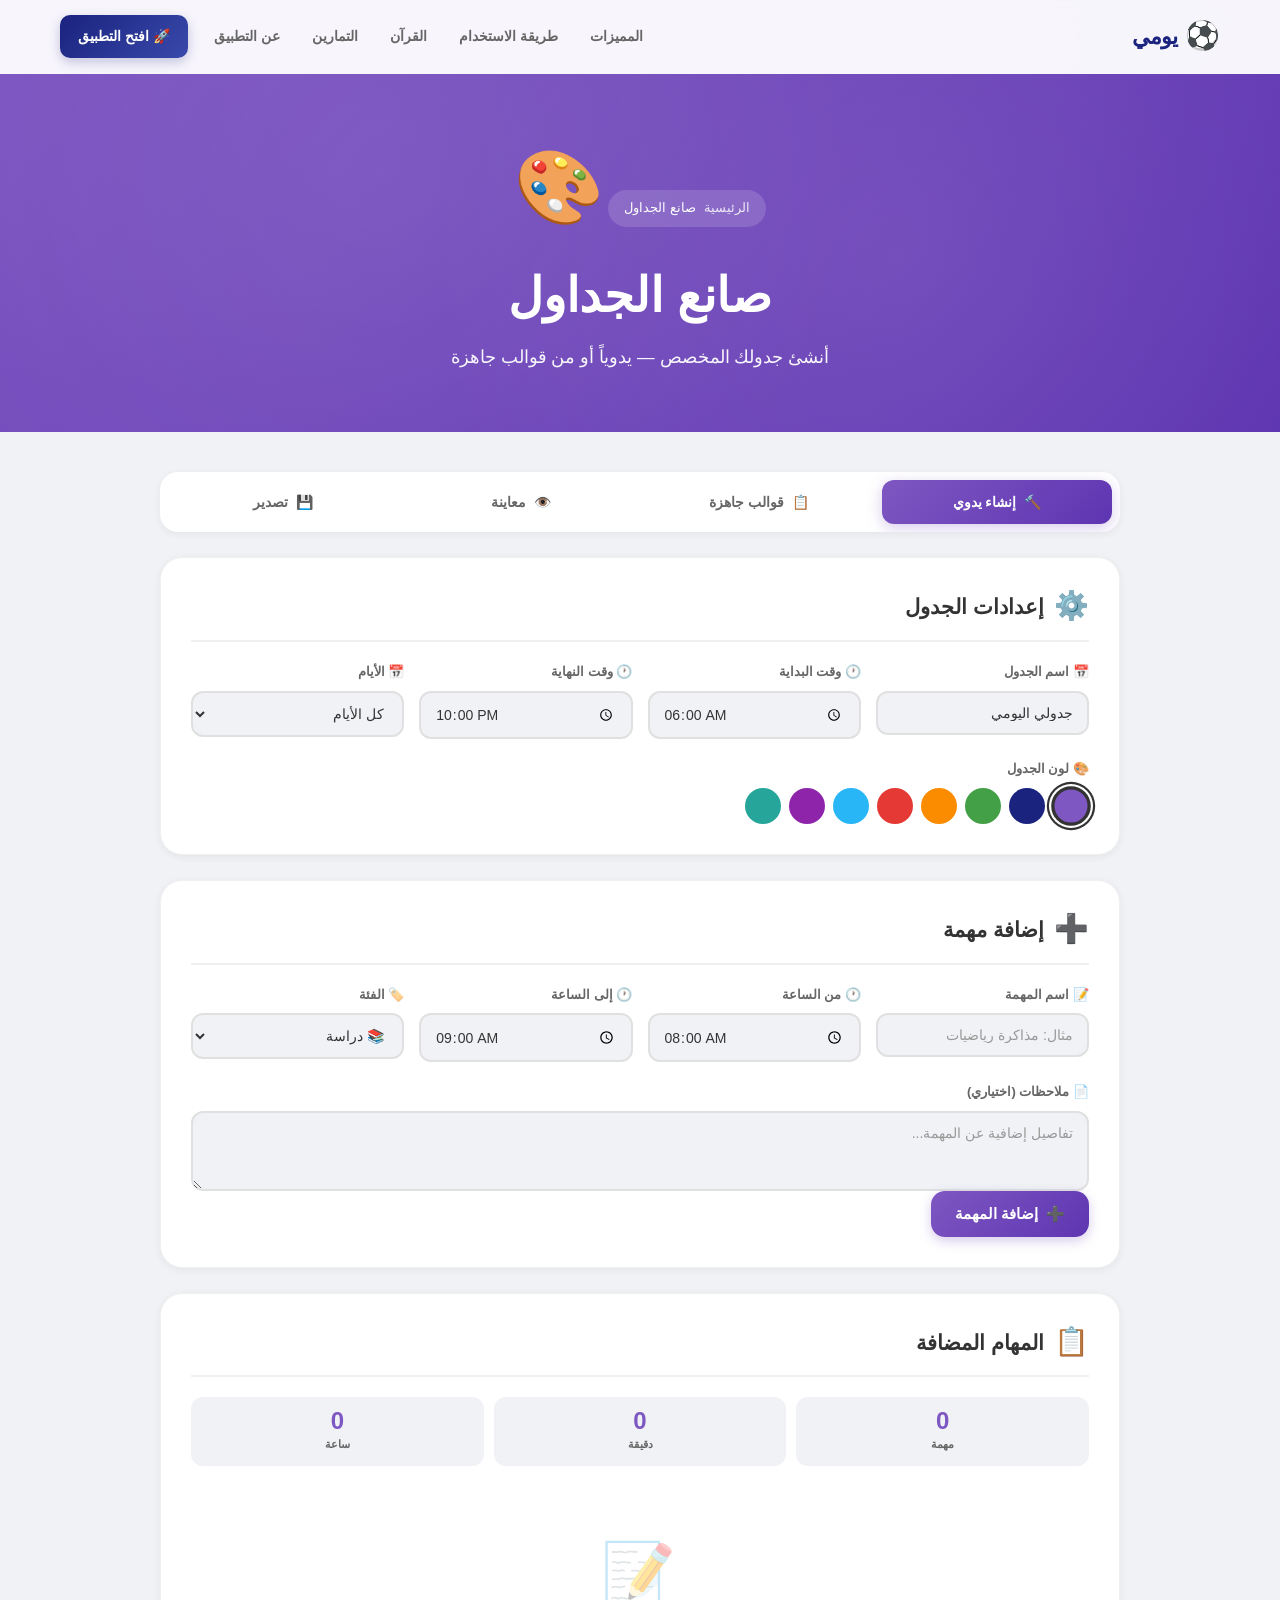
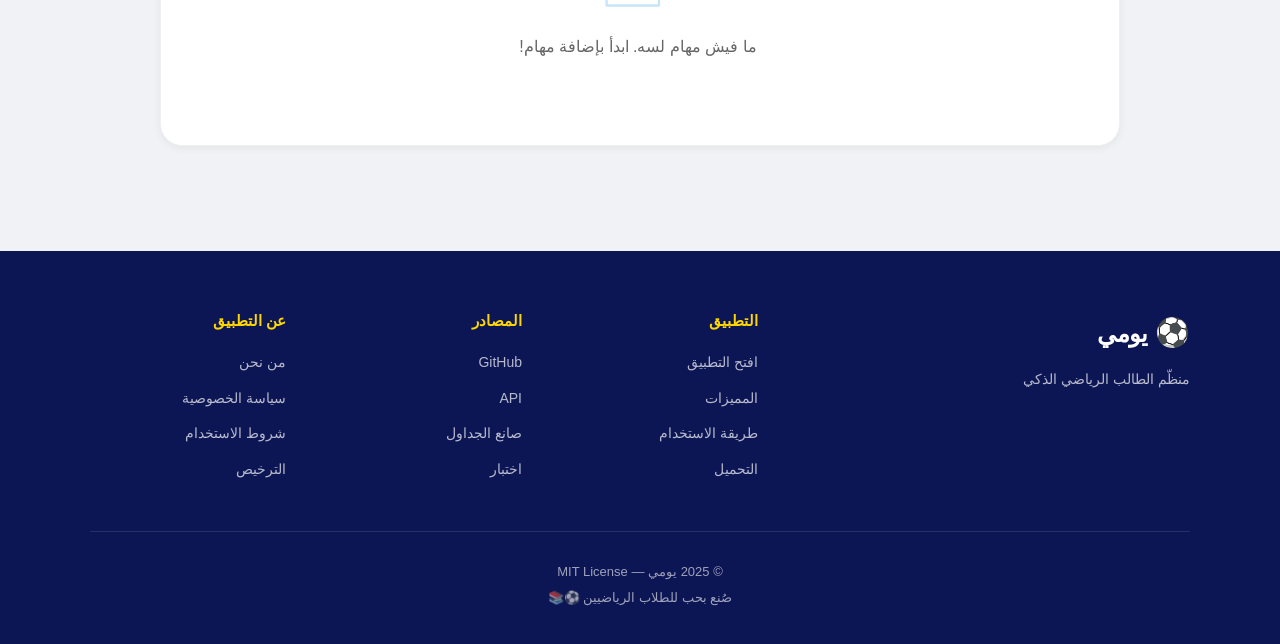
<file: html/table_creator.html>
<!DOCTYPE html>
<html lang="ar" dir="rtl">
<head>
<meta charset="UTF-8">
<meta name="viewport" content="width=device-width, initial-scale=1.0, maximum-scale=5.0">
<meta name="theme-color" content="#1a237e">
<meta name="description" content="صانع الجداول - أنشئ جدولك بنفسك">
<meta name="author" content="Hazem">

<!-- Favicons -->
<link rel="icon" type="image/x-icon" href="../assets/favicon.ico">
<link rel="icon" type="image/png" sizes="32x32" href="../assets/favicon-32x32.png">
<link rel="apple-touch-icon" sizes="180x180" href="../assets/apple-touch-icon.png">
<link rel="icon" type="image/svg+xml" href="../assets/icon.svg">
<link rel="manifest" href="../assets/site.webmanifest">

<!-- Stylesheets -->
<link rel="stylesheet" href="../css/styles.css">
<link rel="stylesheet" href="../css/index.css">

<title>🎨 صانع الجداول - يومي</title>

<style>
  /* ============ Table Creator Page ============ */
  .page-hero {
    background: linear-gradient(135deg, #7e57c2, #5e35b1);
    color: white;
    padding: 130px 20px 60px;
    text-align: center;
    position: relative;
    overflow: hidden;
    margin-bottom: 40px;
  }

  .page-hero::before {
    content: '';
    position: absolute;
    inset: 0;
    background-image:
      radial-gradient(circle at 30% 40%, rgba(255,255,255,0.08) 0%, transparent 50%),
      radial-gradient(circle at 70% 60%, rgba(255,255,255,0.08) 0%, transparent 50%);
  }

  .page-hero-content {
    position: relative;
    z-index: 1;
    max-width: 800px;
    margin: 0 auto;
  }

  .page-hero-icon {
    font-size: 72px;
    margin-bottom: 20px;
    display: inline-block;
    animation: bounce 2s infinite;
  }

  .page-hero h1 {
    font-size: clamp(2rem, 5vw, 3rem);
    margin-bottom: 15px;
    color: white;
    font-weight: 900;
  }

  .page-hero p {
    font-size: 1.1rem;
    opacity: 0.95;
    color: white;
    max-width: 600px;
    margin: 0 auto;
    line-height: 1.7;
  }

  .breadcrumb {
    display: inline-flex;
    gap: 8px;
    align-items: center;
    background: rgba(255,255,255,0.15);
    padding: 8px 16px;
    border-radius: 20px;
    font-size: 13px;
    margin-bottom: 20px;
    backdrop-filter: blur(10px);
  }

  .breadcrumb a {
    color: white;
    text-decoration: none;
    opacity: 0.85;
    transition: opacity 0.2s;
  }

  .breadcrumb a:hover {
    opacity: 1;
    text-decoration: underline;
  }

  .breadcrumb span:not(:last-child)::after {
    content: '›';
    margin-right: 8px;
    opacity: 0.6;
  }

  /* ============ Container ============ */
  .creator-container {
    max-width: 1000px;
    margin: 0 auto;
    padding: 0 20px 80px;
  }

  /* ============ Tabs ============ */
  .creator-tabs {
    display: flex;
    gap: 8px;
    margin-bottom: 25px;
    padding: 8px;
    background: var(--card);
    border-radius: 18px;
    box-shadow: var(--shadow-sm);
    overflow-x: auto;
  }

  .creator-tab {
    flex: 1;
    padding: 14px 20px;
    background: transparent;
    color: var(--text-light);
    border: none;
    border-radius: 12px;
    font-size: 14px;
    font-weight: 700;
    cursor: pointer;
    transition: all 0.3s ease;
    font-family: inherit;
    display: inline-flex;
    align-items: center;
    justify-content: center;
    gap: 8px;
    white-space: nowrap;
    min-width: 140px;
  }

  .creator-tab:hover {
    background: var(--bg);
  }

  .creator-tab.active {
    background: linear-gradient(135deg, #7e57c2, #5e35b1);
    color: white;
    box-shadow: 0 4px 15px rgba(126,87,194,0.3);
  }

  /* ============ Tab Content ============ */
  .tab-content {
    display: none;
    animation: slideUp 0.4s ease;
  }

  .tab-content.active {
    display: block;
  }

  @keyframes slideUp {
    from { opacity: 0; transform: translateY(15px); }
    to { opacity: 1; transform: translateY(0); }
  }

  /* ============ Card ============ */
  .creator-card {
    background: var(--card);
    border-radius: 22px;
    padding: 30px;
    margin-bottom: 25px;
    box-shadow: var(--shadow-sm);
    border: 1px solid var(--border-light);
  }

  .creator-card h3 {
    font-size: 1.3rem;
    color: var(--text);
    margin-bottom: 20px;
    font-weight: 800;
    display: flex;
    align-items: center;
    gap: 10px;
    padding-bottom: 15px;
    border-bottom: 2px solid var(--border-light);
  }

  .creator-card h3 span {
    font-size: 28px;
  }

  /* ============ Form Grid ============ */
  .form-grid {
    display: grid;
    grid-template-columns: repeat(auto-fit, minmax(200px, 1fr));
    gap: 15px;
    margin-bottom: 20px;
  }

  .form-group {
    display: flex;
    flex-direction: column;
  }

  .form-group label {
    font-size: 13px;
    font-weight: 700;
    color: var(--text-light);
    margin-bottom: 8px;
    display: flex;
    align-items: center;
    gap: 5px;
  }

  .form-group input,
  .form-group select,
  .form-group textarea {
    padding: 12px 14px;
    border: 2px solid var(--border);
    border-radius: 12px;
    font-size: 14px;
    background: var(--bg);
    color: var(--text);
    transition: all 0.3s ease;
    font-family: inherit;
    margin: 0;
  }

  .form-group input:focus,
  .form-group select:focus,
  .form-group textarea:focus {
    border-color: #7e57c2;
    outline: none;
    box-shadow: 0 0 0 3px rgba(126,87,194,0.15);
    background: var(--card);
  }

  .form-group textarea {
    resize: vertical;
    min-height: 80px;
  }

  /* ============ Color Picker ============ */
  .color-picker {
    display: flex;
    gap: 8px;
    flex-wrap: wrap;
    margin-top: 5px;
  }

  .color-option {
    width: 36px;
    height: 36px;
    border-radius: 50%;
    cursor: pointer;
    border: 3px solid transparent;
    transition: all 0.2s ease;
    position: relative;
  }

  .color-option:hover {
    transform: scale(1.15);
  }

  .color-option.selected {
    border-color: var(--text);
    transform: scale(1.1);
    box-shadow: 0 0 0 2px var(--card), 0 0 0 4px var(--text);
  }

  /* ============ Buttons ============ */
  .creator-btn {
    padding: 14px 24px;
    border-radius: 14px;
    background: linear-gradient(135deg, #7e57c2, #5e35b1);
    color: white;
    border: none;
    font-size: 15px;
    font-weight: 800;
    cursor: pointer;
    transition: all 0.3s ease;
    font-family: inherit;
    display: inline-flex;
    align-items: center;
    justify-content: center;
    gap: 8px;
    box-shadow: 0 4px 12px rgba(126,87,194,0.3);
  }

  .creator-btn:hover {
    transform: translateY(-2px);
    box-shadow: 0 8px 20px rgba(126,87,194,0.4);
  }

  .creator-btn.secondary {
    background: var(--card);
    color: var(--text);
    border: 2px solid var(--border);
    box-shadow: none;
  }

  .creator-btn.secondary:hover {
    border-color: #7e57c2;
    color: #7e57c2;
  }

  .creator-btn.danger {
    background: linear-gradient(135deg, #e53935, #c62828);
    box-shadow: 0 4px 12px rgba(229,57,53,0.3);
  }

  .creator-btn.success {
    background: linear-gradient(135deg, #43a047, #2e7d32);
    box-shadow: 0 4px 12px rgba(67,160,71,0.3);
  }

  .btn-group {
    display: flex;
    gap: 10px;
    flex-wrap: wrap;
    margin-top: 15px;
  }

  .btn-group .creator-btn {
    flex: 1;
    min-width: 150px;
  }

  /* ============ Task List ============ */
  .tasks-list {
    display: flex;
    flex-direction: column;
    gap: 10px;
    margin-top: 15px;
    max-height: 500px;
    overflow-y: auto;
    padding-right: 4px;
  }

  .task-item {
    background: var(--bg);
    border-radius: 14px;
    padding: 14px;
    display: flex;
    gap: 12px;
    align-items: center;
    transition: all 0.25s ease;
    border-right: 4px solid #7e57c2;
    position: relative;
  }

  .task-item:hover {
    background: var(--card);
    box-shadow: var(--shadow-sm);
    transform: translateX(-3px);
  }

  .task-time {
    background: linear-gradient(135deg, #7e57c2, #5e35b1);
    color: white;
    padding: 8px 12px;
    border-radius: 10px;
    font-size: 12px;
    font-weight: 800;
    font-variant-numeric: tabular-nums;
    flex-shrink: 0;
    text-align: center;
    min-width: 70px;
  }

  .task-info {
    flex: 1;
    min-width: 0;
  }

  .task-name {
    font-size: 14px;
    font-weight: 800;
    color: var(--text);
    margin-bottom: 3px;
  }

  .task-meta {
    font-size: 11px;
    color: var(--text-light);
    display: flex;
    gap: 10px;
    flex-wrap: wrap;
  }

  .task-category-badge {
    display: inline-block;
    padding: 2px 8px;
    border-radius: 10px;
    font-size: 10px;
    font-weight: 800;
    color: white;
  }

  .task-actions {
    display: flex;
    gap: 5px;
    flex-shrink: 0;
  }

  .task-action-btn {
    width: 32px;
    height: 32px;
    border-radius: 50%;
    background: var(--card);
    border: 1px solid var(--border);
    cursor: pointer;
    font-size: 14px;
    display: flex;
    align-items: center;
    justify-content: center;
    transition: all 0.2s ease;
    color: var(--text-light);
  }

  .task-action-btn:hover {
    background: var(--danger);
    color: white;
    border-color: var(--danger);
    transform: scale(1.1);
  }

  /* ============ Empty State ============ */
  .empty-tasks {
    text-align: center;
    padding: 40px 20px;
    color: var(--text-light);
  }

  .empty-tasks-icon {
    font-size: 60px;
    margin-bottom: 12px;
    opacity: 0.4;
  }

  /* ============ Stats ============ */
  .stats-mini {
    display: grid;
    grid-template-columns: repeat(auto-fit, minmax(120px, 1fr));
    gap: 10px;
    margin-bottom: 20px;
  }

  .stat-mini {
    background: var(--bg);
    border-radius: 12px;
    padding: 12px;
    text-align: center;
  }

  .stat-mini-value {
    font-size: 1.5rem;
    font-weight: 900;
    color: #7e57c2;
    line-height: 1;
    margin-bottom: 3px;
  }

  .stat-mini-label {
    font-size: 11px;
    color: var(--text-light);
    font-weight: 700;
  }

  /* ============ Templates ============ */
  .templates-grid {
    display: grid;
    grid-template-columns: repeat(auto-fit, minmax(240px, 1fr));
    gap: 15px;
    margin-top: 15px;
  }

  .template-card {
    background: var(--bg);
    border-radius: 18px;
    padding: 22px 20px;
    text-align: center;
    cursor: pointer;
    transition: all 0.3s ease;
    border: 2px solid transparent;
  }

  .template-card:hover {
    transform: translateY(-6px);
    border-color: #7e57c2;
    background: var(--card);
    box-shadow: var(--shadow-lg);
  }

  .template-icon {
    font-size: 42px;
    margin-bottom: 10px;
    display: block;
  }

  .template-name {
    font-size: 15px;
    font-weight: 800;
    color: var(--text);
    margin-bottom: 6px;
  }

  .template-desc {
    font-size: 12px;
    color: var(--text-light);
    line-height: 1.6;
  }

  /* ============ Preview Table ============ */
  .preview-table {
    width: 100%;
    border-collapse: collapse;
    background: var(--card);
    border-radius: 14px;
    overflow: hidden;
    box-shadow: var(--shadow-sm);
    font-size: 13px;
    margin-top: 15px;
  }

  .preview-table thead {
    background: linear-gradient(135deg, #7e57c2, #5e35b1);
    color: white;
  }

  .preview-table th {
    padding: 12px 10px;
    text-align: right;
    font-weight: 800;
    font-size: 12px;
  }

  .preview-table td {
    padding: 12px 10px;
    border-bottom: 1px solid var(--border-light);
    color: var(--text);
  }

  .preview-table tr:last-child td {
    border-bottom: none;
  }

  .preview-table tr:hover {
    background: var(--bg);
  }

  /* ============ Range Slider ============ */
  input[type="range"] {
    -webkit-appearance: none;
    width: 100%;
    height: 6px;
    background: var(--border);
    border-radius: 3px;
    outline: none;
    margin: 10px 0;
  }

  input[type="range"]::-webkit-slider-thumb {
    -webkit-appearance: none;
    width: 20px;
    height: 20px;
    background: #7e57c2;
    border-radius: 50%;
    cursor: pointer;
    box-shadow: 0 2px 6px rgba(126,87,194,0.4);
  }

  input[type="range"]::-moz-range-thumb {
    width: 20px;
    height: 20px;
    background: #7e57c2;
    border-radius: 50%;
    cursor: pointer;
    border: none;
    box-shadow: 0 2px 6px rgba(126,87,194,0.4);
  }

  .range-value {
    text-align: center;
    font-size: 14px;
    font-weight: 800;
    color: #7e57c2;
    margin-top: 5px;
  }

  /* ============ Responsive ============ */
  @media (max-width: 768px) {
    .page-hero {
      padding: 110px 15px 50px;
    }

    .page-hero-icon {
      font-size: 55px;
    }

    .creator-container {
      padding: 0 12px 60px;
    }

    .creator-card {
      padding: 20px;
    }

    .creator-card h3 {
      font-size: 1.15rem;
    }

    .creator-tab {
      padding: 12px 16px;
      font-size: 13px;
      min-width: 120px;
    }

    .task-item {
      flex-wrap: wrap;
    }

    .task-time {
      min-width: 60px;
      padding: 6px 10px;
      font-size: 11px;
    }

    .stats-mini {
      grid-template-columns: repeat(2, 1fr);
    }

    .templates-grid {
      grid-template-columns: 1fr;
    }

    .preview-table {
      font-size: 11px;
    }

    .preview-table th,
    .preview-table td {
      padding: 8px 6px;
    }

    .btn-group .creator-btn {
      min-width: 100%;
    }

    .form-grid {
      grid-template-columns: 1fr;
    }
  }

  .hidden { display: none !important; }
</style>
</head>
<body>

<!-- ============ NAVBAR ============ -->
<nav class="navbar" id="navbar">
  <div class="nav-container">
    <a href="../index.html" class="nav-brand">
      <span class="brand-icon">⚽</span>
      <span class="brand-text">يومي</span>
    </a>
    <button class="nav-toggle" onclick="toggleNavMenu()" aria-label="القائمة">
      <span></span><span></span><span></span>
    </button>
    <ul class="nav-links" id="navLinks">
      <li><a href="features.html">المميزات</a></li>
      <li><a href="how_to_use.html">طريقة الاستخدام</a></li>
      <li><a href="quran.html">القرآن</a></li>
      <li><a href="workouts.html">التمارين</a></li>
      <li><a href="about.html">عن التطبيق</a></li>
      <li class="nav-cta"><a href="app.html">🚀 افتح التطبيق</a></li>
    </ul>
  </div>
</nav>

<!-- ============ PAGE HERO ============ -->
<section class="page-hero">
  <div class="page-hero-content">
    <div class="breadcrumb">
      <a href="../index.html">الرئيسية</a>
      <span>صانع الجداول</span>
    </div>
    <div class="page-hero-icon">🎨</div>
    <h1>صانع الجداول</h1>
    <p>أنشئ جدولك المخصص — يدوياً أو من قوالب جاهزة</p>
  </div>
</section>

<!-- ============ CONTENT ============ -->
<div class="creator-container">

  <!-- ============ TABS ============ -->
  <div class="creator-tabs">
    <button class="creator-tab active" onclick="switchCreatorTab('build')">
      <span>🔨</span> إنشاء يدوي
    </button>
    <button class="creator-tab" onclick="switchCreatorTab('templates')">
      <span>📋</span> قوالب جاهزة
    </button>
    <button class="creator-tab" onclick="switchCreatorTab('preview')">
      <span>👁️</span> معاينة
    </button>
    <button class="creator-tab" onclick="switchCreatorTab('export')">
      <span>💾</span> تصدير
    </button>
  </div>

  <!-- ============ TAB 1: BUILD ============ -->
  <div id="tab-build" class="tab-content active">

    <!-- Settings -->
    <div class="creator-card">
      <h3><span>⚙️</span> إعدادات الجدول</h3>

      <div class="form-grid">
        <div class="form-group">
          <label>📅 اسم الجدول</label>
          <input type="text" id="tableName" placeholder="مثال: جدولي اليومي" value="جدولي اليومي">
        </div>

        <div class="form-group">
          <label>🕐 وقت البداية</label>
          <input type="time" id="startTime" value="06:00">
        </div>

        <div class="form-group">
          <label>🕐 وقت النهاية</label>
          <input type="time" id="endTime" value="22:00">
        </div>

        <div class="form-group">
          <label>📅 الأيام</label>
          <select id="tableDays">
            <option value="all">كل الأيام</option>
            <option value="weekdays">أيام الأسبوع</option>
            <option value="weekend">نهاية الأسبوع</option>
            <option value="custom">مخصص</option>
          </select>
        </div>
      </div>

      <label style="display: block; font-size: 13px; font-weight: 700; color: var(--text-light); margin-bottom: 8px;">
        🎨 لون الجدول
      </label>
      <div class="color-picker" id="colorPicker">
        <div class="color-option selected" data-color="#7e57c2" style="background: #7e57c2;" onclick="selectColor(this, '#7e57c2')"></div>
        <div class="color-option" data-color="#1a237e" style="background: #1a237e;" onclick="selectColor(this, '#1a237e')"></div>
        <div class="color-option" data-color="#43a047" style="background: #43a047;" onclick="selectColor(this, '#43a047')"></div>
        <div class="color-option" data-color="#fb8c00" style="background: #fb8c00;" onclick="selectColor(this, '#fb8c00')"></div>
        <div class="color-option" data-color="#e53935" style="background: #e53935;" onclick="selectColor(this, '#e53935')"></div>
        <div class="color-option" data-color="#29b6f6" style="background: #29b6f6;" onclick="selectColor(this, '#29b6f6')"></div>
        <div class="color-option" data-color="#8e24aa" style="background: #8e24aa;" onclick="selectColor(this, '#8e24aa')"></div>
        <div class="color-option" data-color="#26a69a" style="background: #26a69a;" onclick="selectColor(this, '#26a69a')"></div>
      </div>
    </div>

    <!-- Add Task -->
    <div class="creator-card">
      <h3><span>➕</span> إضافة مهمة</h3>

      <div class="form-grid">
        <div class="form-group">
          <label>📝 اسم المهمة</label>
          <input type="text" id="taskName" placeholder="مثال: مذاكرة رياضيات">
        </div>

        <div class="form-group">
          <label>🕐 من الساعة</label>
          <input type="time" id="taskStart" value="08:00">
        </div>

        <div class="form-group">
          <label>🕐 إلى الساعة</label>
          <input type="time" id="taskEnd" value="09:00">
        </div>

        <div class="form-group">
          <label>🏷️ الفئة</label>
          <select id="taskCategory">
            <option value="study">📚 دراسة</option>
            <option value="quran">📖 قرآن</option>
            <option value="sport">⚽ رياضة</option>
            <option value="school">🏫 مدرسة</option>
            <option value="meal">🍽️ وجبة</option>
            <option value="sleep">😴 نوم</option>
            <option value="other">📌 أخرى</option>
          </select>
        </div>
      </div>

      <div class="form-group">
        <label>📄 ملاحظات (اختياري)</label>
        <textarea id="taskNotes" placeholder="تفاصيل إضافية عن المهمة..."></textarea>
      </div>

      <button class="creator-btn" onclick="addTask()">
        <span>➕</span> إضافة المهمة
      </button>
    </div>

    <!-- Tasks List -->
    <div class="creator-card">
      <h3><span>📋</span> المهام المضافة</h3>

      <div class="stats-mini">
        <div class="stat-mini">
          <div class="stat-mini-value" id="totalTasksCount">0</div>
          <div class="stat-mini-label">مهمة</div>
        </div>
        <div class="stat-mini">
          <div class="stat-mini-value" id="totalMinutes">0</div>
          <div class="stat-mini-label">دقيقة</div>
        </div>
        <div class="stat-mini">
          <div class="stat-mini-value" id="totalHours">0</div>
          <div class="stat-mini-label">ساعة</div>
        </div>
      </div>

      <div class="tasks-list" id="tasksList">
        <div class="empty-tasks">
          <div class="empty-tasks-icon">📝</div>
          <p>ما فيش مهام لسه. ابدأ بإضافة مهام!</p>
        </div>
      </div>

      <div class="btn-group" id="tasksActions" style="display: none;">
        <button class="creator-btn danger" onclick="clearAllTasks()">
          <span>🗑️</span> حذف الكل
        </button>
        <button class="creator-btn success" onclick="saveTable()">
          <span>💾</span> حفظ الجدول
        </button>
      </div>
    </div>

  </div>

  <!-- ============ TAB 2: TEMPLATES ============ -->
  <div id="tab-templates" class="tab-content">

    <div class="creator-card">
      <h3><span>📋</span> اختر قالب جاهز</h3>

      <div class="templates-grid">
        <div class="template-card" onclick="loadTemplate('student')">
          <span class="template-icon">📚</span>
          <div class="template-name">يوم دراسي عادي</div>
          <div class="template-desc">جدول مثالي لأيام الأسبوع — مذاكرة + رياضة + قرآن</div>
        </div>

        <div class="template-card" onclick="loadTemplate('weekend')">
          <span class="template-icon">🏖️</span>
          <div class="template-name">يوم إجازة</div>
          <div class="template-desc">بدون مدرسة — رياضة أطول وترفيه وحفظ قرآن</div>
        </div>

        <div class="template-card" onclick="loadTemplate('athlete')">
          <span class="template-icon">⚽</span>
          <div class="template-name">يوم رياضي مكثف</div>
          <div class="template-desc">تركيز على التدريب واللياقة مع الحد الأدنى من الدراسة</div>
        </div>

        <div class="template-card" onclick="loadTemplate('exam')">
          <span class="template-icon">📖</span>
          <div class="template-name">يوم امتحان</div>
          <div class="template-desc">تركيز كامل على المذاكرة والمراجعة</div>
        </div>

        <div class="template-card" onclick="loadTemplate('quran')">
          <span class="template-icon">🕌</span>
          <div class="template-name">يوم قرآني</div>
          <div class="template-desc">حفظ ومراجعة قرآنية مكثفة</div>
        </div>

        <div class="template-card" onclick="loadTemplate('empty')">
          <span class="template-icon">✨</span>
          <div class="template-name">من الصفر</div>
          <div class="template-desc">ابدأ بجدول فاضي وأضف مهامك بنفسك</div>
        </div>
      </div>
    </div>

  </div>

  <!-- ============ TAB 3: PREVIEW ============ -->
  <div id="tab-preview" class="tab-content">

    <div class="creator-card">
      <h3><span>👁️</span> معاينة الجدول</h3>
      <div id="previewContainer">
        <div class="empty-tasks">
          <div class="empty-tasks-icon">👀</div>
          <p>ما فيش مهام لسه. ارجع لـ "إنشاء يدوي" وأضف مهامك.</p>
        </div>
      </div>
    </div>

  </div>

  <!-- ============ TAB 4: EXPORT ============ -->
  <div id="tab-export" class="tab-content">

    <div class="creator-card">
      <h3><span>💾</span> تصدير الجدول</h3>

      <p style="font-size: 14px; color: var(--text-light); margin-bottom: 20px; line-height: 1.7;">
        اختر الصيغة اللي تناسبك — تقدر تستخدم الجدول في تطبيق يومي أو تشاركه مع أصدقائك.
      </p>

      <div class="btn-group">
        <button class="creator-btn" onclick="exportAs('json')">
          <span>📄</span> تصدير JSON
        </button>
        <button class="creator-btn success" onclick="exportAs('txt')">
          <span>📝</span> تصدير نصي
        </button>
        <button class="creator-btn secondary" onclick="exportAs('print')">
          <span>🖨️</span> طباعة
        </button>
      </div>
    </div>

    <div class="creator-card">
      <h3><span>📥</span> استيراد جدول</h3>

      <p style="font-size: 14px; color: var(--text-light); margin-bottom: 15px;">
        تقدر تستورد جدول من ملف JSON محفوظ مسبقاً.
      </p>

      <input type="file" id="importFile" accept=".json" 
             style="padding: 15px; border: 2px dashed var(--border); border-radius: 14px; cursor: pointer;"
             onchange="importTable(event)">

      <div id="importStatus" style="margin-top: 15px; font-size: 13px;"></div>
    </div>

    <div class="creator-card">
      <h3><span>🔗</span> حفظ في تطبيق يومي</h3>

      <p style="font-size: 14px; color: var(--text-light); margin-bottom: 15px; line-height: 1.7;">
        الجدول ده هيتحفظ في التطبيق مباشرة وهيبقى جاهز للاستخدام.
      </p>

      <button class="creator-btn success" onclick="saveToApp()">
        <span>⚡</span> حفظ في التطبيق الآن
      </button>
    </div>

  </div>

</div>

<!-- ============ FOOTER ============ -->
<footer class="footer">
  <div class="footer-container">
    <div class="footer-col">
      <div class="footer-brand">
        <span class="brand-icon">⚽</span>
        <span class="brand-text">يومي</span>
      </div>
      <p class="footer-desc">منظّم الطالب الرياضي الذكي</p>
    </div>
    <div class="footer-col">
      <h4>التطبيق</h4>
      <ul>
        <li><a href="app.html">افتح التطبيق</a></li>
        <li><a href="features.html">المميزات</a></li>
        <li><a href="how_to_use.html">طريقة الاستخدام</a></li>
        <li><a href="../index.html#download">التحميل</a></li>
      </ul>
    </div>
    <div class="footer-col">
      <h4>المصادر</h4>
      <ul>
        <li><a href="github.html">GitHub</a></li>
        <li><a href="api.html">API</a></li>
        <li><a href="table_creator.html">صانع الجداول</a></li>
        <li><a href="test.html">اختبار</a></li>
      </ul>
    </div>
    <div class="footer-col">
      <h4>عن التطبيق</h4>
      <ul>
        <li><a href="about.html">من نحن</a></li>
        <li><a href="about.html#privacy">سياسة الخصوصية</a></li>
        <li><a href="about.html#terms">شروط الاستخدام</a></li>
        <li><a href="about.html#license">الترخيص</a></li>
      </ul>
    </div>
  </div>
  <div class="footer-bottom">
    <p>© 2025 يومي — MIT License</p>
    <p>صُنع بحب للطلاب الرياضيين ⚽📚</p>
  </div>
</footer>

<!-- ============ SCRIPTS ============ -->
<script>
/* ============================================
   TABLE CREATOR - MAIN LOGIC
   ============================================ */

const creatorState = {
  tableName: 'جدولي اليومي',
  startTime: '06:00',
  endTime: '22:00',
  color: '#7e57c2',
  tasks: []
};

const CATEGORY_INFO = {
  study: { name: 'دراسة', icon: '📚', color: '#43a047' },
  quran: { name: 'قرآن', icon: '📖', color: '#fbc02d' },
  sport: { name: 'رياضة', icon: '⚽', color: '#fb8c00' },
  school: { name: 'مدرسة', icon: '🏫', color: '#1e88e5' },
  meal: { name: 'وجبة', icon: '🍽️', color: '#6d4c41' },
  sleep: { name: 'نوم', icon: '😴', color: '#8e24aa' },
  other: { name: 'أخرى', icon: '📌', color: '#546e7a' }
};

/* ============ TAB SWITCHING ============ */
function switchCreatorTab(tab) {
  document.querySelectorAll('.creator-tab').forEach(t => t.classList.remove('active'));
  document.querySelectorAll('.tab-content').forEach(c => c.classList.remove('active'));

  event.target.closest('.creator-tab').classList.add('active');
  document.getElementById('tab-' + tab).classList.add('active');

  if (tab === 'preview') renderPreview();
  if (tab === 'export') renderPreview(); // in case
}

/* ============ COLOR PICKER ============ */
function selectColor(el, color) {
  document.querySelectorAll('.color-option').forEach(o => o.classList.remove('selected'));
  el.classList.add('selected');
  creatorState.color = color;
}

/* ============ ADD TASK ============ */
function addTask() {
  const name = document.getElementById('taskName').value.trim();
  const start = document.getElementById('taskStart').value;
  const end = document.getElementById('taskEnd').value;
  const category = document.getElementById('taskCategory').value;
  const notes = document.getElementById('taskNotes').value.trim();

  if (!name) {
    showToast('⚠️ اكتب اسم المهمة');
    return;
  }

  if (!start || !end) {
    showToast('⚠️ اختر وقت البداية والنهاية');
    return;
  }

  // حساب المدة
  const startMin = timeToMinutes(start);
  const endMin = timeToMinutes(end);

  if (endMin <= startMin) {
    showToast('⚠️ وقت النهاية لازم يكون بعد البداية');
    return;
  }

  const duration = endMin - startMin;

  creatorState.tasks.push({
    id: 'task_' + Date.now(),
    name,
    start,
    end,
    category,
    notes,
    duration
  });

  // Sort by start time
  creatorState.tasks.sort((a, b) => timeToMinutes(a.start) - timeToMinutes(b.start));

  // Clear form
  document.getElementById('taskName').value = '';
  document.getElementById('taskNotes').value = '';

  // Update UI
  renderTasks();
  updateStats();

  showToast('✅ تمت إضافة المهمة');
}

/* ============ RENDER TASKS ============ */
function renderTasks() {
  const container = document.getElementById('tasksList');
  const actions = document.getElementById('tasksActions');

  if (creatorState.tasks.length === 0) {
    container.innerHTML = `
      <div class="empty-tasks">
        <div class="empty-tasks-icon">📝</div>
        <p>ما فيش مهام لسه. ابدأ بإضافة مهام!</p>
      </div>
    `;
    actions.style.display = 'none';
    return;
  }

  actions.style.display = 'flex';

  container.innerHTML = creatorState.tasks.map(task => {
    const cat = CATEGORY_INFO[task.category] || CATEGORY_INFO.other;

    return `
      <div class="task-item" style="border-right-color: ${cat.color};">
        <div class="task-time" style="background: linear-gradient(135deg, ${cat.color}, ${cat.color}dd);">
          ${task.start}<br>${task.end}
        </div>
        <div class="task-info">
          <div class="task-name">${cat.icon} ${task.name}</div>
          <div class="task-meta">
            <span class="task-category-badge" style="background: ${cat.color};">${cat.name}</span>
            <span>⏱️ ${task.duration} دقيقة</span>
          </div>
        </div>
        <div class="task-actions">
          <button class="task-action-btn" onclick="deleteTask('${task.id}')" title="حذف">🗑️</button>
        </div>
      </div>
    `;
  }).join('');
}

function deleteTask(id) {
  creatorState.tasks = creatorState.tasks.filter(t => t.id !== id);
  renderTasks();
  updateStats();
  showToast('🗑️ تم حذف المهمة');
}

function clearAllTasks() {
  if (!confirm('⚠️ هل تريد حذف كل المهام؟')) return;
  creatorState.tasks = [];
  renderTasks();
  updateStats();
  showToast('🗑️ تم حذف كل المهام');
}

/* ============ STATS ============ */
function updateStats() {
  const total = creatorState.tasks.length;
  const totalMin = creatorState.tasks.reduce((sum, t) => sum + t.duration, 0);

  document.getElementById('totalTasksCount').textContent = total;
  document.getElementById('totalMinutes').textContent = totalMin;
  document.getElementById('totalHours').textContent = (totalMin / 60).toFixed(1);
}

/* ============ TEMPLATES ============ */
function loadTemplate(type) {
  const templates = {
    student: [
      { name: 'الاستيقاظ وصلاة الفجر', start: '06:00', end: '06:15', category: 'other' },
      { name: 'حفظ القرآن', start: '06:15', end: '06:45', category: 'quran' },
      { name: 'الفطور والاستعداد', start: '06:45', end: '07:00', category: 'meal' },
      { name: 'المدرسة', start: '07:00', end: '14:30', category: 'school' },
      { name: 'الغداء والراحة', start: '14:30', end: '15:15', category: 'meal' },
      { name: 'واجبات مدرسية', start: '15:15', end: '16:30', category: 'study' },
      { name: 'مراجعة القرآن', start: '16:30', end: '16:45', category: 'quran' },
      { name: 'التدريب الرياضي', start: '17:00', end: '18:30', category: 'sport' },
      { name: 'العشاء', start: '19:00', end: '19:45', category: 'meal' },
      { name: 'وقت حر', start: '19:45', end: '20:30', category: 'other' },
      { name: 'مراجعة قبل النوم', start: '20:30', end: '20:45', category: 'quran' },
      { name: 'النوم', start: '21:00', end: '06:00', category: 'sleep' }
    ],
    weekend: [
      { name: 'الاستيقاظ المتأخر', start: '08:00', end: '08:30', category: 'other' },
      { name: 'فطور مريح', start: '08:30', end: '09:30', category: 'meal' },
      { name: 'حفظ قرآن مكثف', start: '09:30', end: '11:00', category: 'quran' },
      { name: 'تدريب رياضي طويل', start: '11:00', end: '13:00', category: 'sport' },
      { name: 'الغداء', start: '13:30', end: '14:30', category: 'meal' },
      { name: 'وقت حر / ترفيه', start: '14:30', end: '17:00', category: 'other' },
      { name: 'مذاكرة خفيفة', start: '17:00', end: '18:00', category: 'study' },
      { name: 'العشاء + وقت عائلي', start: '19:00', end: '20:30', category: 'meal' },
      { name: 'مراجعة قرآن', start: '20:30', end: '21:00', category: 'quran' },
      { name: 'النوم', start: '22:00', end: '08:00', category: 'sleep' }
    ],
    athlete: [
      { name: 'الاستيقاظ + فجر', start: '05:30', end: '06:00', category: 'other' },
      { name: 'جري صباحي', start: '06:00', end: '07:00', category: 'sport' },
      { name: 'فطور بروتيني', start: '07:00', end: '07:30', category: 'meal' },
      { name: 'حفظ قرآن', start: '07:30', end: '08:15', category: 'quran' },
      { name: 'المدرسة', start: '08:15', end: '14:30', category: 'school' },
      { name: 'الغداء', start: '14:30', end: '15:15', category: 'meal' },
      { name: 'مذاكرة مركزة', start: '15:15', end: '16:30', category: 'study' },
      { name: 'تدريب كرة القدم', start: '17:00', end: '19:00', category: 'sport' },
      { name: 'تمارين استشفاء', start: '19:00', end: '19:30', category: 'sport' },
      { name: 'العشاء', start: '19:30', end: '20:30', category: 'meal' },
      { name: 'مراجعة قرآن + نوم', start: '20:30', end: '21:30', category: 'quran' },
      { name: 'النوم', start: '21:30', end: '05:30', category: 'sleep' }
    ],
    exam: [
      { name: 'الاستيقاظ + فجر', start: '05:00', end: '05:30', category: 'other' },
      { name: 'مراجعة سريعة', start: '05:30', end: '06:30', category: 'study' },
      { name: 'حفظ قرآن', start: '06:30', end: '07:00', category: 'quran' },
      { name: 'فطور + استعداد', start: '07:00', end: '07:30', category: 'meal' },
      { name: 'المدرسة / الامتحان', start: '07:30', end: '13:00', category: 'school' },
      { name: 'غداء + راحة', start: '13:00', end: '14:00', category: 'meal' },
      { name: 'مذاكرة مكثفة', start: '14:00', end: '16:30', category: 'study' },
      { name: 'راحة قصيرة', start: '16:30', end: '17:00', category: 'other' },
      { name: 'مذاكرة مكثفة 2', start: '17:00', end: '19:00', category: 'study' },
      { name: 'عشاء + راحة', start: '19:00', end: '20:00', category: 'meal' },
      { name: 'مراجعة أخيرة', start: '20:00', end: '21:30', category: 'study' },
      { name: 'النوم', start: '22:00', end: '05:00', category: 'sleep' }
    ],
    quran: [
      { name: 'الاستيقاظ + فجر', start: '05:00', end: '05:30', category: 'other' },
      { name: 'حفظ قرآن (جديد)', start: '05:30', end: '07:00', category: 'quran' },
      { name: 'فطور', start: '07:00', end: '07:45', category: 'meal' },
      { name: 'مراجعة قريبة', start: '07:45', end: '09:00', category: 'quran' },
      { name: 'المدرسة', start: '09:00', end: '14:00', category: 'school' },
      { name: 'غداء + راحة', start: '14:00', end: '15:00', category: 'meal' },
      { name: 'مراجعة بعيدة', start: '15:00', end: '16:30', category: 'quran' },
      { name: 'تدريب رياضي', start: '17:00', end: '18:30', category: 'sport' },
      { name: 'عشاء', start: '19:00', end: '19:45', category: 'meal' },
      { name: 'مراجعة قرآن', start: '19:45', end: '21:00', category: 'quran' },
      { name: 'النوم', start: '21:30', end: '05:00', category: 'sleep' }
    ],
    empty: []
  };

  const template = templates[type] || [];

  if (type === 'empty') {
    if (!confirm('⚠️ سيتم حذف المهام الحالية. هل أنت متأكد؟')) return;
  }

  creatorState.tasks = template.map((t, i) => ({
    id: 'task_' + Date.now() + '_' + i,
    ...t,
    duration: timeToMinutes(t.end) > timeToMinutes(t.start)
      ? timeToMinutes(t.end) - timeToMinutes(t.start)
      : (24 * 60 - timeToMinutes(t.start) + timeToMinutes(t.end)),
    notes: ''
  }));

  renderTasks();
  updateStats();
  showToast(`✅ تم تحميل ${template.length} مهمة`);

  // Switch to build tab
  switchCreatorTabTo('build');
}

function switchCreatorTabTo(tab) {
  document.querySelectorAll('.creator-tab').forEach(t => t.classList.remove('active'));
  document.querySelectorAll('.tab-content').forEach(c => c.classList.remove('active'));

  const tabIndex = { build: 0, templates: 1, preview: 2, export: 3 }[tab];
  document.querySelectorAll('.creator-tab')[tabIndex].classList.add('active');
  document.getElementById('tab-' + tab).classList.add('active');
}

/* ============ PREVIEW ============ */
function renderPreview() {
  const container = document.getElementById('previewContainer');

  if (creatorState.tasks.length === 0) {
    container.innerHTML = `
      <div class="empty-tasks">
        <div class="empty-tasks-icon">👀</div>
        <p>ما فيش مهام لسه. ارجع لـ "إنشاء يدوي" وأضف مهامك.</p>
      </div>
    `;
    return;
  }

  const html = `
    <div style="margin-bottom: 20px;">
      <h4 style="font-size: 1.2rem; color: ${creatorState.color}; margin-bottom: 8px;">
        📅 ${creatorState.tableName}
      </h4>
      <p style="font-size: 13px; color: var(--text-light);">
        من ${creatorState.startTime} إلى ${creatorState.endTime} • ${creatorState.tasks.length} مهمة
      </p>
    </div>

    <table class="preview-table">
      <thead>
        <tr>
          <th>الوقت</th>
          <th>المهمة</th>
          <th>الفئة</th>
          <th>المدة</th>
        </tr>
      </thead>
      <tbody>
        ${creatorState.tasks.map(task => {
          const cat = CATEGORY_INFO[task.category] || CATEGORY_INFO.other;
          return `
            <tr>
              <td><strong>${task.start} - ${task.end}</strong></td>
              <td>${cat.icon} ${task.name}</td>
              <td><span class="task-category-badge" style="background: ${cat.color};">${cat.name}</span></td>
              <td>${task.duration} د</td>
            </tr>
          `;
        }).join('')}
      </tbody>
    </table>
  `;

  container.innerHTML = html;
}

/* ============ EXPORT ============ */
function exportAs(format) {
  if (creatorState.tasks.length === 0) {
    showToast('⚠️ ما فيش مهام للتصدير');
    return;
  }

  const data = {
    tableName: creatorState.tableName,
    startTime: creatorState.startTime,
    endTime: creatorState.endTime,
    color: creatorState.color,
    tasks: creatorState.tasks.map(t => ({
      name: t.name,
      start: t.start,
      end: t.end,
      category: t.category,
      notes: t.notes
    })),
    exportedAt: new Date().toISOString(),
    version: '4.0'
  };

  if (format === 'json') {
    const json = JSON.stringify(data, null, 2);
    downloadFile(json, `${creatorState.tableName}.json`, 'application/json');
    showToast('✅ تم تصدير JSON');
  } else if (format === 'txt') {
    let text = `📅 ${creatorState.tableName}\n`;
    text += `${'='.repeat(40)}\n\n`;
    creatorState.tasks.forEach(t => {
      const cat = CATEGORY_INFO[t.category] || CATEGORY_INFO.other;
      text += `⏰ ${t.start} - ${t.end}\n`;
      text += `${cat.icon} ${t.name}\n`;
      text += `📌 ${cat.name} • ${t.duration} دقيقة\n`;
      if (t.notes) text += `📝 ${t.notes}\n`;
      text += '\n';
    });
    text += `\n📊 الإجمالي: ${creatorState.tasks.length} مهمة\n`;
    text += `⏱️ المدة: ${creatorState.tasks.reduce((s, t) => s + t.duration, 0)} دقيقة\n`;

    downloadFile(text, `${creatorState.tableName}.txt`, 'text/plain');
    showToast('✅ تم تصدير النص');
  } else if (format === 'print') {
    window.print();
  }
}

function downloadFile(content, filename, mimeType) {
  const blob = new Blob([content], { type: mimeType + ';charset=utf-8' });
  const url = URL.createObjectURL(blob);
  const a = document.createElement('a');
  a.href = url;
  a.download = filename;
  document.body.appendChild(a);
  a.click();
  document.body.removeChild(a);
  URL.revokeObjectURL(url);
}

/* ============ IMPORT ============ */
function importTable(event) {
  const file = event.target.files[0];
  if (!file) return;

  const reader = new FileReader();
  reader.onload = (e) => {
    try {
      const data = JSON.parse(e.target.result);

      if (!data.tasks || !Array.isArray(data.tasks)) {
        throw new Error('الملف مش صحيح');
      }

      creatorState.tableName = data.tableName || 'جدول مستورد';
      creatorState.color = data.color || '#7e57c2';
      creatorState.tasks = data.tasks.map((t, i) => ({
        id: 'task_' + Date.now() + '_' + i,
        name: t.name,
        start: t.start,
        end: t.end,
        category: t.category || 'other',
        notes: t.notes || '',
        duration: timeToMinutes(t.end) > timeToMinutes(t.start)
          ? timeToMinutes(t.end) - timeToMinutes(t.start)
          : (24 * 60 - timeToMinutes(t.start) + timeToMinutes(t.end))
      }));

      renderTasks();
      updateStats();

      document.getElementById('importStatus').innerHTML = `
        <div style="background: rgba(67,160,71,0.15); color: #2e7d32; padding: 12px; border-radius: 10px;">
          ✅ تم استيراد ${data.tasks.length} مهمة بنجاح
        </div>
      `;

      showToast('✅ تم الاستيراد');
    } catch (err) {
      document.getElementById('importStatus').innerHTML = `
        <div style="background: rgba(229,57,53,0.15); color: #c62828; padding: 12px; border-radius: 10px;">
          ❌ فشل الاستيراد: ${err.message}
        </div>
      `;
      showToast('❌ فشل الاستيراد');
    }
  };
  reader.readAsText(file);
}

/* ============ SAVE TO APP ============ */
function saveToApp() {
  if (creatorState.tasks.length === 0) {
    showToast('⚠️ ما فيش مهام لحفظها');
    return;
  }

  try {
    // حفظ في localStorage
    const state = JSON.parse(localStorage.getItem('yawmi_yawmi_v4') || '{}');

    state.schedule = creatorState.tasks.map((t, i) => ({
      id: 'task_' + i,
      start: t.start,
      end: t.end,
      title: t.name,
      category: t.category,
      desc: t.notes || '',
      startMin: timeToMinutes(t.start),
      endMin: timeToMinutes(t.end)
    }));
    state.completed = {};

    localStorage.setItem('yawmi_yawmi_v4', JSON.stringify(state));

    showToast('✅ تم حفظ الجدول في التطبيق!');
    setTimeout(() => {
      if (confirm('هل تريد فتح التطبيق الآن؟')) {
        window.location.href = 'app.html';
      }
    }, 1000);
  } catch (e) {
    console.error(e);
    showToast('❌ فشل الحفظ');
  }
}

/* ============ SAVE TABLE ============ */
function saveTable() {
  try {
    const state = JSON.parse(localStorage.getItem('yawmi_yawmi_v4') || '{}');
    state.customTables = state.customTables || [];

    const table = {
      id: 'table_' + Date.now(),
      name: creatorState.tableName,
      color: creatorState.color,
      tasks: creatorState.tasks,
      savedAt: new Date().toISOString()
    };

    state.customTables.push(table);
    localStorage.setItem('yawmi_yawmi_v4', JSON.stringify(state));

    showToast('✅ تم حفظ الجدول');
  } catch (e) {
    showToast('❌ فشل الحفظ');
  }
}

/* ============ HELPERS ============ */
function timeToMinutes(t) {
  if (!t) return 0;
  const [h, m] = t.split(':').map(Number);
  return h * 60 + m;
}

function showToast(message) {
  let toast = document.getElementById('__custom_toast');
  if (!toast) {
    toast = document.createElement('div');
    toast.id = '__custom_toast';
    toast.style.cssText = `
      position: fixed;
      bottom: 30px;
      left: 50%;
      transform: translateX(-50%) translateY(100px);
      background: #333;
      color: white;
      padding: 12px 24px;
      border-radius: 25px;
      font-size: 14px;
      z-index: 10000;
      box-shadow: 0 4px 15px rgba(0,0,0,0.3);
      opacity: 0;
      transition: all 0.3s ease;
      max-width: 90%;
      text-align: center;
      font-family: 'Segoe UI', Tahoma, sans-serif;
    `;
    document.body.appendChild(toast);
  }
  toast.textContent = message;
  setTimeout(() => {
    toast.style.opacity = '1';
    toast.style.transform = 'translateX(-50%) translateY(0)';
  }, 10);
  setTimeout(() => {
    toast.style.opacity = '0';
    toast.style.transform = 'translateX(-50%) translateY(100px)';
  }, 2500);
}

/* ============ NAV ============ */
function toggleNavMenu() {
  const links = document.getElementById('navLinks');
  const toggle = document.querySelector('.nav-toggle');
  links.classList.toggle('active');
  toggle.classList.toggle('active');
}

document.querySelectorAll('.nav-links a').forEach(link => {
  link.addEventListener('click', () => {
    document.getElementById('navLinks').classList.remove('active');
    document.querySelector('.nav-toggle').classList.remove('active');
  });
});

window.addEventListener('scroll', () => {
  const navbar = document.getElementById('navbar');
  if (window.pageYOffset > 50) {
    navbar.classList.add('scrolled');
  } else {
    navbar.classList.remove('scrolled');
  }
});

// Dark mode
try {
  const saved = JSON.parse(localStorage.getItem('yawmi_yawmi_v4') || '{}');
  if (saved.darkMode) {
    document.body.classList.add('dark');
  }
} catch (e) {}

console.log('🎨 Table Creator Page Loaded');
</script>

</body>
</html>
</file>
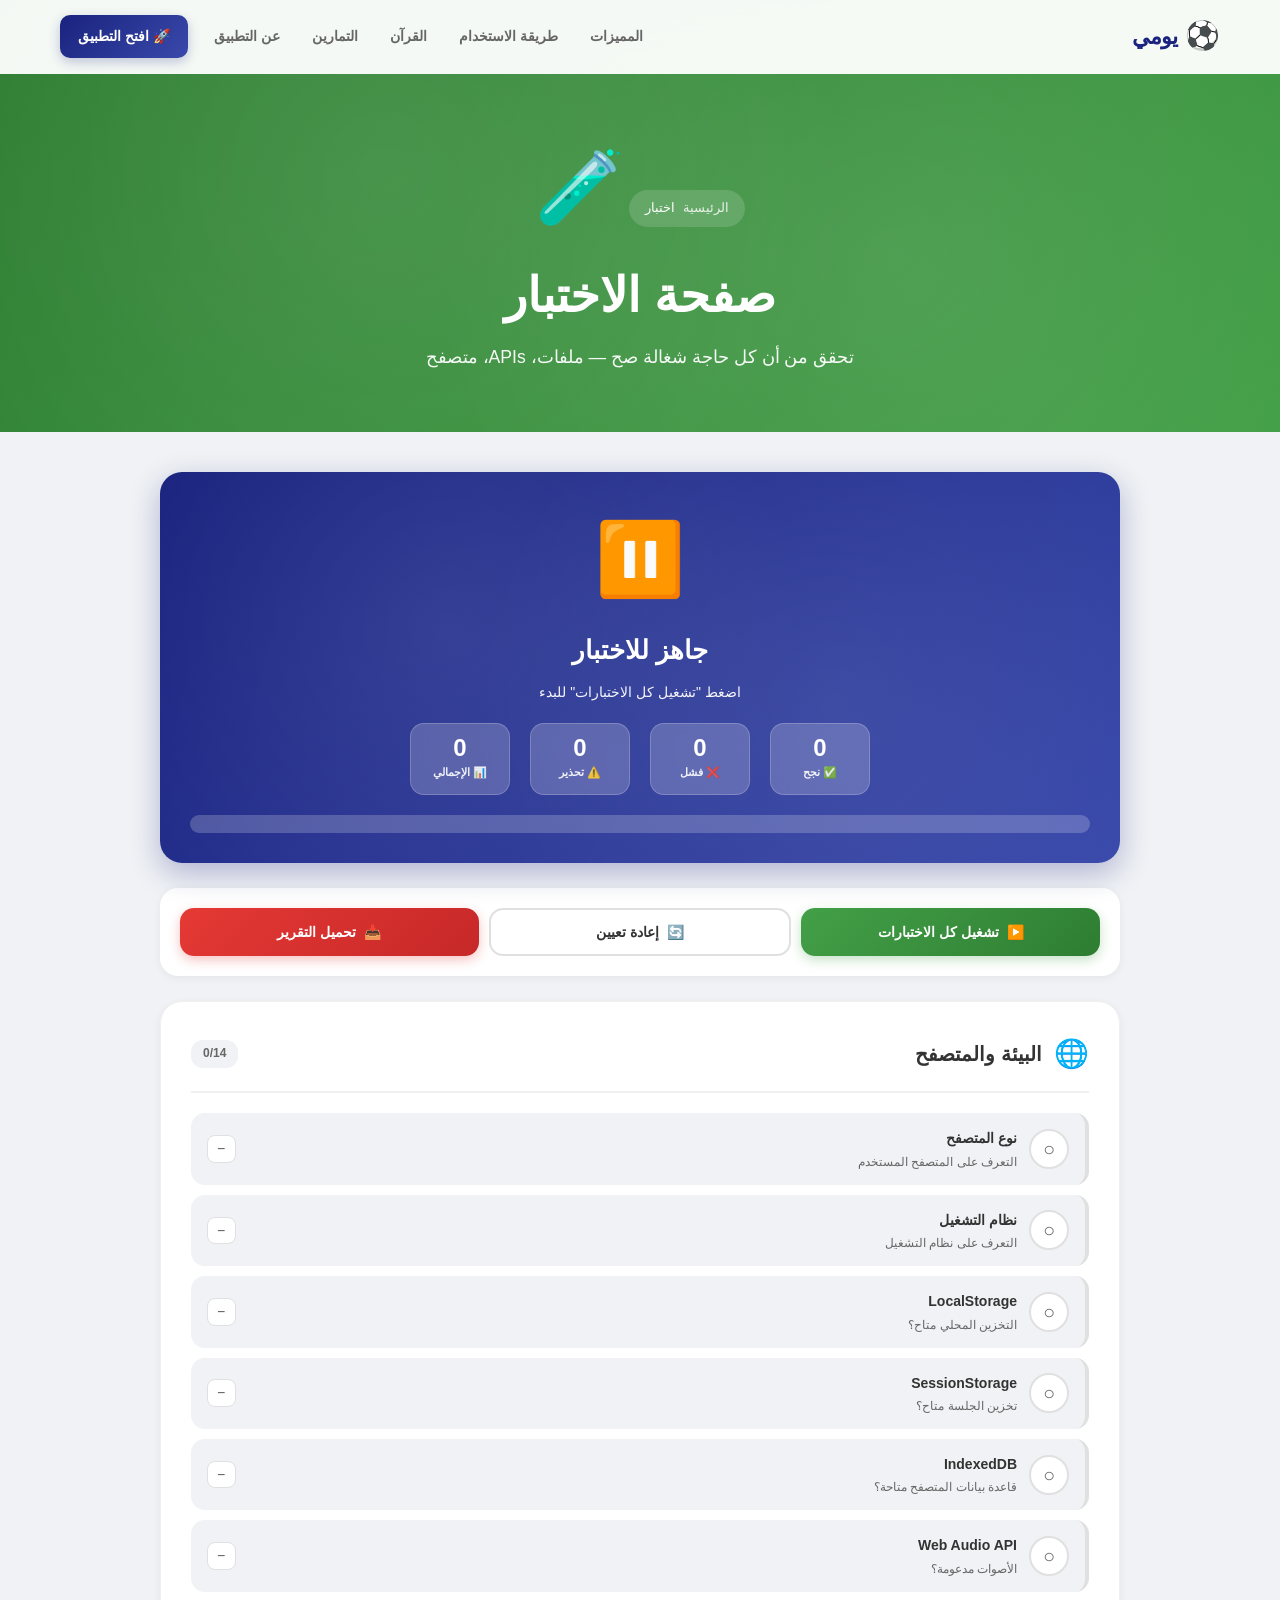
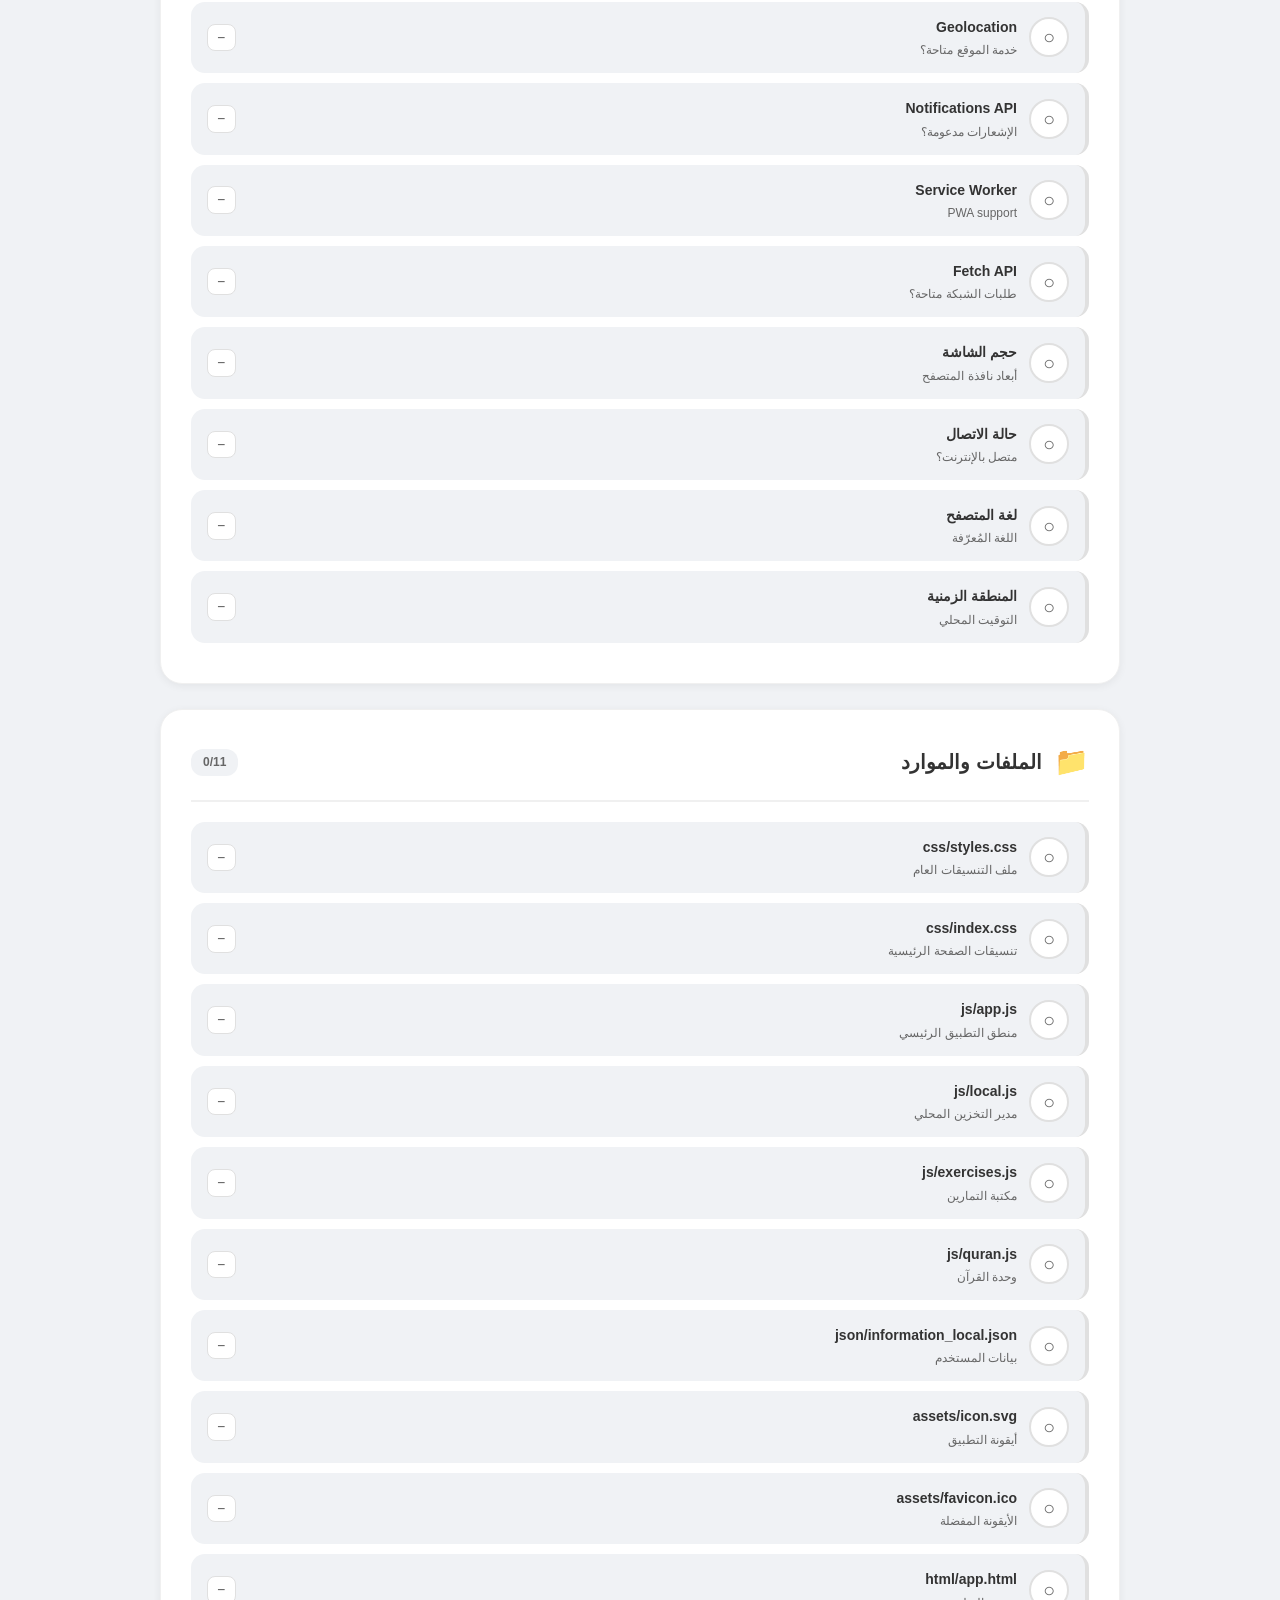
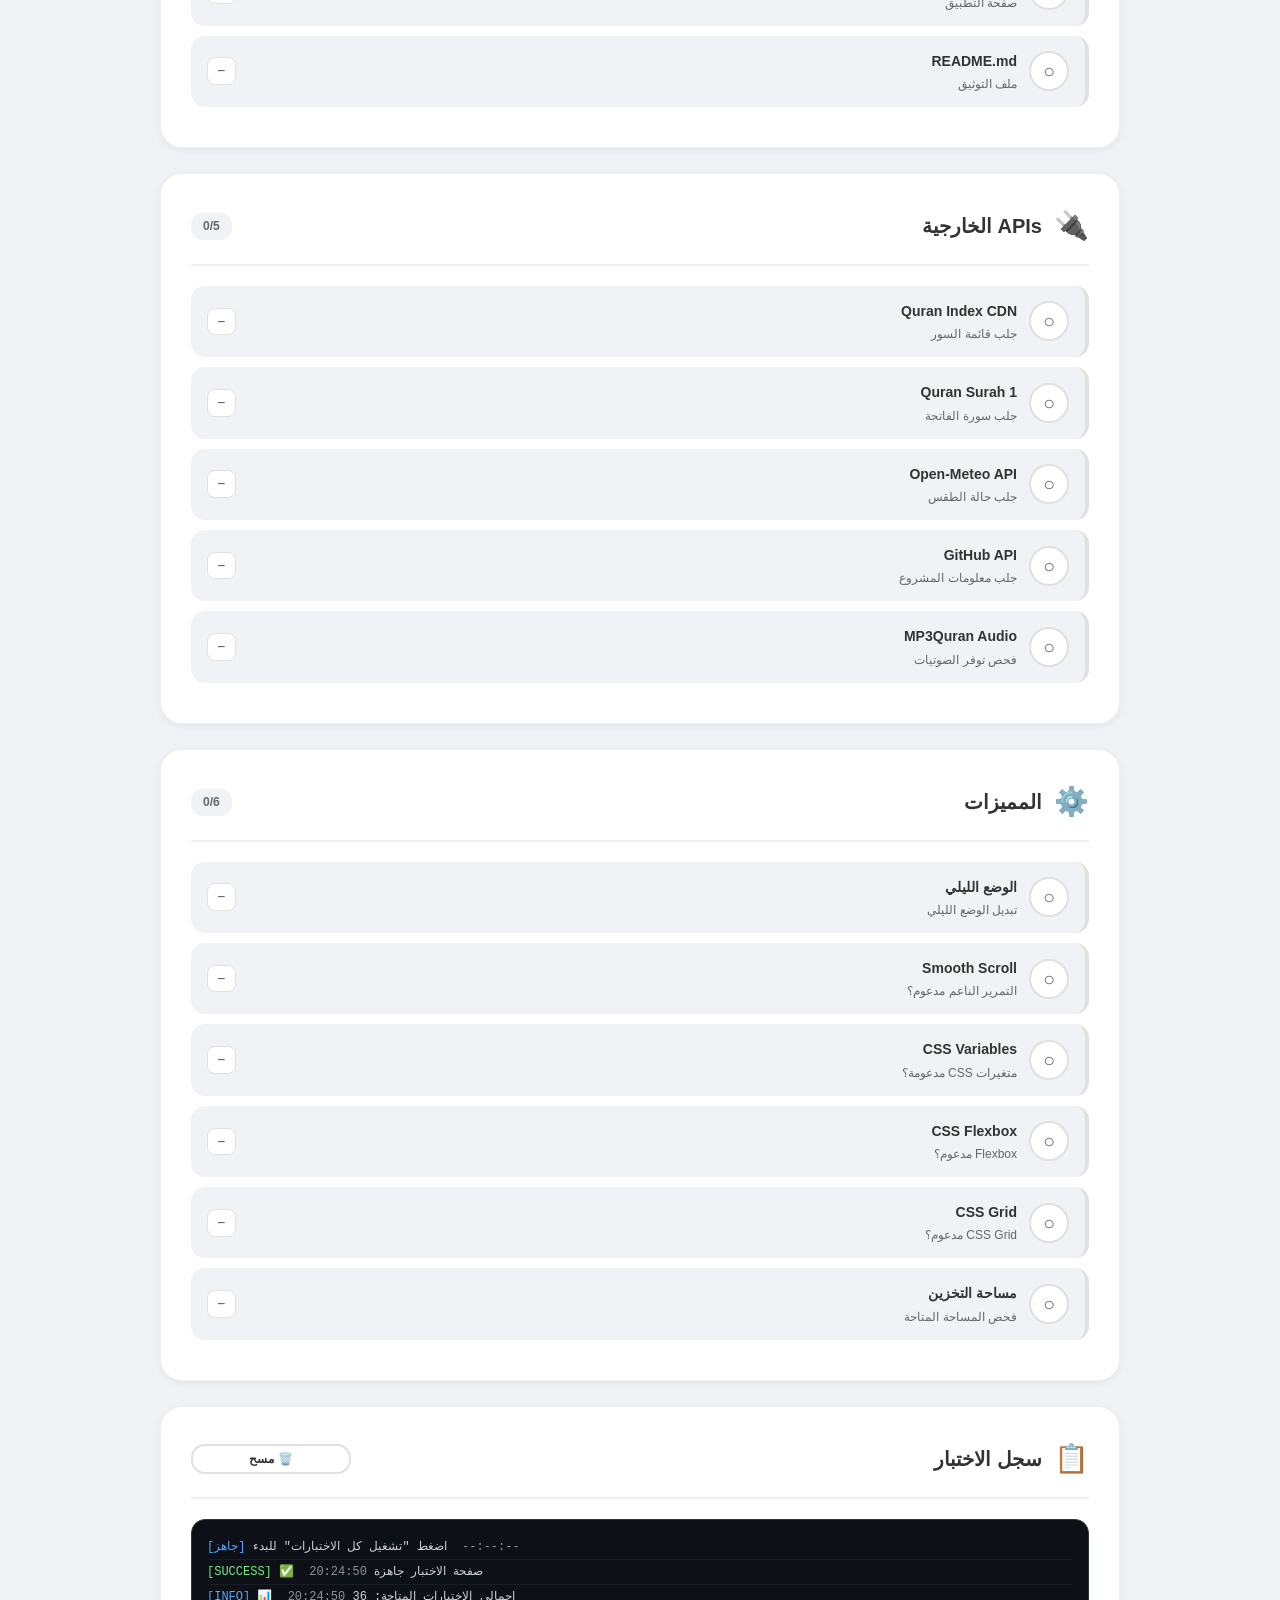
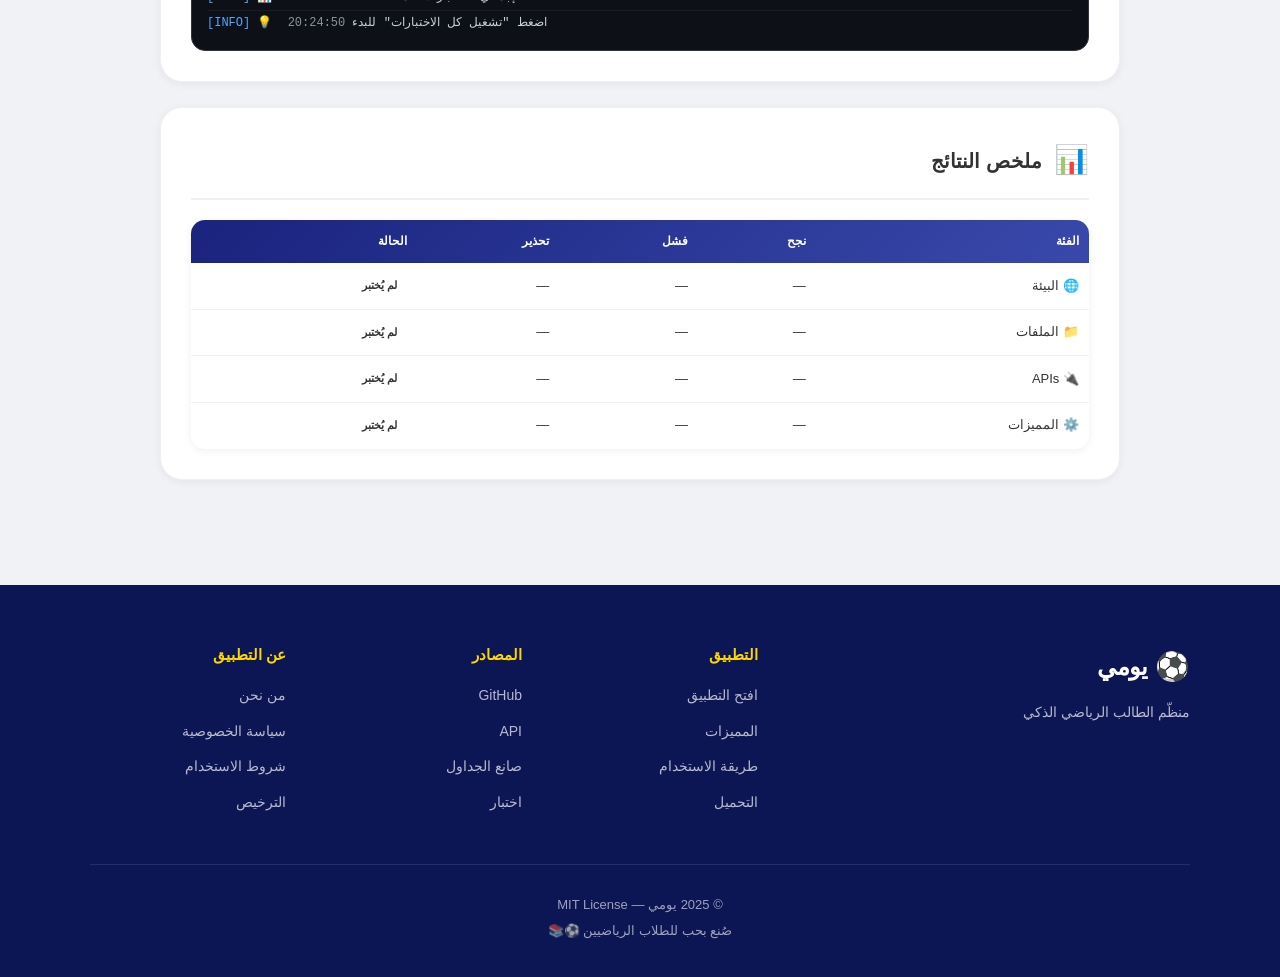
<file: html/test.html>
<!DOCTYPE html>
<html lang="ar" dir="rtl">
<head>
<meta charset="UTF-8">
<meta name="viewport" content="width=device-width, initial-scale=1.0, maximum-scale=5.0">
<meta name="theme-color" content="#1a237e">
<meta name="description" content="صفحة اختبار التطبيق - تحقق من أن كل حاجة شغالة">
<meta name="author" content="Hazem">

<!-- Favicons -->
<link rel="icon" type="image/x-icon" href="../assets/favicon.ico">
<link rel="icon" type="image/png" sizes="32x32" href="../assets/favicon-32x32.png">
<link rel="apple-touch-icon" sizes="180x180" href="../assets/apple-touch-icon.png">
<link rel="icon" type="image/svg+xml" href="../assets/icon.svg">
<link rel="manifest" href="../assets/site.webmanifest">

<!-- Stylesheets -->
<link rel="stylesheet" href="../css/styles.css">
<link rel="stylesheet" href="../css/index.css">

<title>🧪 صفحة الاختبار - يومي</title>

<style>
  /* ============ Test Page Specific ============ */
  .page-hero {
    background: linear-gradient(135deg, #2e7d32, #43a047);
    color: white;
    padding: 130px 20px 60px;
    text-align: center;
    position: relative;
    overflow: hidden;
    margin-bottom: 40px;
  }

  .page-hero::before {
    content: '';
    position: absolute;
    inset: 0;
    background-image:
      radial-gradient(circle at 30% 40%, rgba(255,255,255,0.1) 0%, transparent 50%),
      radial-gradient(circle at 70% 60%, rgba(255,255,255,0.1) 0%, transparent 50%);
  }

  .page-hero-content {
    position: relative;
    z-index: 1;
    max-width: 800px;
    margin: 0 auto;
  }

  .page-hero-icon {
    font-size: 72px;
    margin-bottom: 20px;
    display: inline-block;
    animation: bounce 2s infinite;
  }

  .page-hero h1 {
    font-size: clamp(2rem, 5vw, 3rem);
    margin-bottom: 15px;
    color: white;
    font-weight: 900;
  }

  .page-hero p {
    font-size: 1.1rem;
    opacity: 0.95;
    color: white;
    max-width: 600px;
    margin: 0 auto;
    line-height: 1.7;
  }

  .breadcrumb {
    display: inline-flex;
    gap: 8px;
    align-items: center;
    background: rgba(255,255,255,0.15);
    padding: 8px 16px;
    border-radius: 20px;
    font-size: 13px;
    margin-bottom: 20px;
    backdrop-filter: blur(10px);
  }

  .breadcrumb a {
    color: white;
    text-decoration: none;
    opacity: 0.85;
    transition: opacity 0.2s;
  }

  .breadcrumb a:hover {
    opacity: 1;
    text-decoration: underline;
  }

  .breadcrumb span:not(:last-child)::after {
    content: '›';
    margin-right: 8px;
    opacity: 0.6;
  }

  /* ============ Container ============ */
  .test-container {
    max-width: 1000px;
    margin: 0 auto;
    padding: 0 20px 80px;
  }

  /* ============ Overall Status Card ============ */
  .overall-card {
    background: linear-gradient(135deg, #1a237e, #3949ab);
    color: white;
    border-radius: 22px;
    padding: 30px;
    margin-bottom: 25px;
    text-align: center;
    box-shadow: 0 10px 30px rgba(26,35,126,0.3);
    position: relative;
    overflow: hidden;
    transition: all 0.5s ease;
  }

  .overall-card::before {
    content: '';
    position: absolute;
    inset: 0;
    background-image:
      radial-gradient(circle at 30% 40%, rgba(255,255,255,0.08) 0%, transparent 50%),
      radial-gradient(circle at 70% 60%, rgba(255,255,255,0.08) 0%, transparent 50%);
  }

  .overall-card.all-pass {
    background: linear-gradient(135deg, #2e7d32, #43a047);
    box-shadow: 0 10px 30px rgba(67,160,71,0.4);
  }

  .overall-card.some-fail {
    background: linear-gradient(135deg, #c62828, #e53935);
    box-shadow: 0 10px 30px rgba(229,57,53,0.4);
  }

  .overall-card.running {
    background: linear-gradient(135deg, #fb8c00, #ef6c00);
    box-shadow: 0 10px 30px rgba(251,140,0,0.4);
  }

  .overall-content {
    position: relative;
    z-index: 1;
  }

  .overall-icon {
    font-size: 72px;
    margin-bottom: 12px;
    display: inline-block;
  }

  .overall-title {
    font-size: 1.6rem;
    font-weight: 900;
    color: white;
    margin-bottom: 10px;
  }

  .overall-subtitle {
    font-size: 14px;
    color: white;
    opacity: 0.95;
    margin-bottom: 20px;
  }

  .overall-stats {
    display: flex;
    gap: 20px;
    justify-content: center;
    flex-wrap: wrap;
    margin-top: 20px;
  }

  .overall-stat {
    background: rgba(255,255,255,0.2);
    padding: 12px 20px;
    border-radius: 14px;
    min-width: 100px;
    backdrop-filter: blur(10px);
    border: 1px solid rgba(255,255,255,0.2);
  }

  .overall-stat-value {
    font-size: 1.5rem;
    font-weight: 900;
    color: white;
    line-height: 1;
    margin-bottom: 4px;
  }

  .overall-stat-label {
    font-size: 11px;
    color: white;
    opacity: 0.9;
    font-weight: 700;
  }

  /* ============ Progress Bar ============ */
  .progress-wrapper {
    margin-top: 20px;
    background: rgba(255,255,255,0.2);
    border-radius: 12px;
    padding: 4px;
    overflow: hidden;
  }

  .progress-inner {
    background: rgba(255,255,255,0.9);
    height: 10px;
    border-radius: 8px;
    width: 0%;
    transition: width 0.3s ease;
  }

  /* ============ Test Cards ============ */
  .test-section {
    background: var(--card);
    border-radius: 22px;
    padding: 30px;
    margin-bottom: 25px;
    box-shadow: var(--shadow-sm);
    border: 1px solid var(--border-light);
  }

  .test-section-title {
    display: flex;
    align-items: center;
    gap: 12px;
    font-size: 1.25rem;
    color: var(--text);
    margin-bottom: 20px;
    font-weight: 800;
    padding-bottom: 15px;
    border-bottom: 2px solid var(--border-light);
    justify-content: space-between;
  }

  .test-section-title-left {
    display: flex;
    align-items: center;
    gap: 12px;
  }

  .test-section-title-icon {
    font-size: 28px;
    flex-shrink: 0;
  }

  .test-section-count {
    background: var(--bg);
    color: var(--text-light);
    padding: 4px 12px;
    border-radius: 12px;
    font-size: 12px;
    font-weight: 800;
  }

  /* ============ Test Row ============ */
  .test-row {
    display: flex;
    align-items: center;
    gap: 12px;
    padding: 14px 16px;
    background: var(--bg);
    border-radius: 14px;
    margin-bottom: 10px;
    transition: all 0.3s ease;
    border-right: 4px solid var(--border);
    position: relative;
  }

  .test-row:hover {
    background: var(--card);
    box-shadow: var(--shadow-sm);
    transform: translateX(-3px);
  }

  .test-row.pass {
    border-right-color: #43a047;
    background: rgba(67,160,71,0.06);
  }

  .test-row.fail {
    border-right-color: #e53935;
    background: rgba(229,57,53,0.06);
  }

  .test-row.warning {
    border-right-color: #fb8c00;
    background: rgba(251,140,0,0.06);
  }

  .test-row.running {
    border-right-color: #29b6f6;
    background: rgba(41,182,246,0.06);
  }

  .test-status-icon {
    width: 40px;
    height: 40px;
    border-radius: 50%;
    display: flex;
    align-items: center;
    justify-content: center;
    font-size: 20px;
    font-weight: 900;
    flex-shrink: 0;
    transition: all 0.3s ease;
    background: var(--card);
    color: var(--text-light);
    border: 2px solid var(--border);
  }

  .test-row.pass .test-status-icon {
    background: linear-gradient(135deg, #43a047, #2e7d32);
    color: white;
    border-color: #2e7d32;
  }

  .test-row.fail .test-status-icon {
    background: linear-gradient(135deg, #e53935, #c62828);
    color: white;
    border-color: #c62828;
  }

  .test-row.warning .test-status-icon {
    background: linear-gradient(135deg, #fb8c00, #ef6c00);
    color: white;
    border-color: #ef6c00;
  }

  .test-row.running .test-status-icon {
    background: linear-gradient(135deg, #29b6f6, #0288d1);
    color: white;
    border-color: #0288d1;
    animation: spin 1s linear infinite;
  }

  @keyframes spin {
    to { transform: rotate(360deg); }
  }

  .test-info {
    flex: 1;
    min-width: 0;
  }

  .test-name {
    font-size: 14px;
    font-weight: 800;
    color: var(--text);
    margin-bottom: 3px;
  }

  .test-desc {
    font-size: 12px;
    color: var(--text-light);
    line-height: 1.5;
  }

  .test-result {
    font-size: 11px;
    font-weight: 800;
    padding: 4px 10px;
    border-radius: 8px;
    background: var(--card);
    color: var(--text-light);
    border: 1px solid var(--border);
    flex-shrink: 0;
    white-space: nowrap;
    direction: ltr;
    font-family: 'Courier New', monospace;
  }

  .test-row.pass .test-result {
    background: rgba(67,160,71,0.15);
    color: #2e7d32;
    border-color: rgba(67,160,71,0.3);
  }

  .test-row.fail .test-result {
    background: rgba(229,57,53,0.15);
    color: #c62828;
    border-color: rgba(229,57,53,0.3);
  }

  .test-row.warning .test-result {
    background: rgba(251,140,0,0.15);
    color: #e65100;
    border-color: rgba(251,140,0,0.3);
  }

  body.dark .test-row.pass .test-result {
    color: #81c784;
  }

  body.dark .test-row.fail .test-result {
    color: #ef5350;
  }

  body.dark .test-row.warning .test-result {
    color: #ffb74d;
  }

  /* ============ Controls ============ */
  .controls {
    display: flex;
    gap: 10px;
    flex-wrap: wrap;
    margin-bottom: 25px;
    padding: 20px;
    background: var(--card);
    border-radius: 18px;
    box-shadow: var(--shadow-sm);
  }

  .control-btn {
    padding: 14px 22px;
    border-radius: 14px;
    background: linear-gradient(135deg, #43a047, #2e7d32);
    color: white;
    border: none;
    font-size: 14px;
    font-weight: 800;
    cursor: pointer;
    transition: all 0.3s ease;
    font-family: inherit;
    display: inline-flex;
    align-items: center;
    justify-content: center;
    gap: 8px;
    box-shadow: 0 4px 12px rgba(67,160,71,0.3);
    flex: 1;
    min-width: 160px;
  }

  .control-btn:hover {
    transform: translateY(-2px);
    box-shadow: 0 6px 20px rgba(67,160,71,0.4);
  }

  .control-btn:disabled {
    opacity: 0.5;
    cursor: not-allowed;
    transform: none;
  }

  .control-btn.secondary {
    background: var(--card);
    color: var(--text);
    border: 2px solid var(--border);
    box-shadow: none;
  }

  .control-btn.secondary:hover {
    border-color: #43a047;
    color: #43a047;
    box-shadow: 0 4px 12px rgba(67,160,71,0.2);
  }

  .control-btn.danger {
    background: linear-gradient(135deg, #e53935, #c62828);
    box-shadow: 0 4px 12px rgba(229,57,53,0.3);
  }

  .control-btn.danger:hover {
    box-shadow: 0 6px 20px rgba(229,57,53,0.4);
  }

  /* ============ Summary Table ============ */
  .summary-table {
    width: 100%;
    border-collapse: collapse;
    margin-top: 15px;
    background: var(--card);
    border-radius: 14px;
    overflow: hidden;
    box-shadow: var(--shadow-sm);
    font-size: 13px;
  }

  .summary-table thead {
    background: linear-gradient(135deg, #1a237e, #3949ab);
    color: white;
  }

  .summary-table th {
    padding: 12px 10px;
    text-align: right;
    font-weight: 800;
    font-size: 12px;
  }

  .summary-table td {
    padding: 12px 10px;
    border-bottom: 1px solid var(--border-light);
    color: var(--text);
  }

  .summary-table tr:last-child td {
    border-bottom: none;
  }

  .summary-table .badge-mini {
    display: inline-block;
    padding: 2px 10px;
    border-radius: 10px;
    font-size: 11px;
    font-weight: 800;
  }

  .badge-mini.pass {
    background: rgba(67,160,71,0.15);
    color: #2e7d32;
  }

  .badge-mini.fail {
    background: rgba(229,57,53,0.15);
    color: #c62828;
  }

  /* ============ Log Console ============ */
  .log-console {
    background: #0d1117;
    border-radius: 14px;
    padding: 15px;
    color: #c9d1d9;
    font-family: 'Courier New', Consolas, monospace;
    font-size: 12px;
    line-height: 1.7;
    max-height: 300px;
    overflow-y: auto;
    direction: ltr;
    text-align: left;
    border: 1px solid #30363d;
  }

  .log-line {
    padding: 2px 0;
    border-bottom: 1px solid rgba(255,255,255,0.05);
  }

  .log-line:last-child {
    border-bottom: none;
  }

  .log-time {
    color: #8b949e;
    margin-left: 8px;
  }

  .log-info { color: #58a6ff; }
  .log-success { color: #7ee787; }
  .log-error { color: #ff7b72; }
  .log-warn { color: #ffa657; }

  /* ============ Responsive ============ */
  @media (max-width: 768px) {
    .page-hero {
      padding: 110px 15px 50px;
    }

    .page-hero-icon {
      font-size: 55px;
    }

    .test-container {
      padding: 0 12px 60px;
    }

    .overall-card {
      padding: 25px 20px;
    }

    .overall-icon {
      font-size: 60px;
    }

    .overall-title {
      font-size: 1.3rem;
    }

    .overall-stats {
      gap: 10px;
    }

    .overall-stat {
      padding: 10px 14px;
      min-width: 80px;
    }

    .test-section {
      padding: 22px 18px;
    }

    .test-section-title {
      font-size: 1.1rem;
    }

    .test-row {
      padding: 12px 14px;
    }

    .test-status-icon {
      width: 36px;
      height: 36px;
      font-size: 18px;
    }

    .test-name {
      font-size: 13px;
    }

    .test-desc {
      font-size: 11px;
    }

    .test-result {
      font-size: 10px;
      padding: 3px 8px;
    }

    .control-btn {
      min-width: 100%;
    }

    .summary-table {
      font-size: 12px;
    }

    .summary-table th,
    .summary-table td {
      padding: 10px 8px;
    }
  }

  .hidden { display: none !important; }
</style>
</head>
<body>

<!-- ============ NAVBAR ============ -->
<nav class="navbar" id="navbar">
  <div class="nav-container">
    <a href="../index.html" class="nav-brand">
      <span class="brand-icon">⚽</span>
      <span class="brand-text">يومي</span>
    </a>
    <button class="nav-toggle" onclick="toggleNavMenu()" aria-label="القائمة">
      <span></span><span></span><span></span>
    </button>
    <ul class="nav-links" id="navLinks">
      <li><a href="features.html">المميزات</a></li>
      <li><a href="how_to_use.html">طريقة الاستخدام</a></li>
      <li><a href="quran.html">القرآن</a></li>
      <li><a href="workouts.html">التمارين</a></li>
      <li><a href="about.html">عن التطبيق</a></li>
      <li class="nav-cta"><a href="app.html">🚀 افتح التطبيق</a></li>
    </ul>
  </div>
</nav>

<!-- ============ PAGE HERO ============ -->
<section class="page-hero">
  <div class="page-hero-content">
    <div class="breadcrumb">
      <a href="../index.html">الرئيسية</a>
      <span>اختبار</span>
    </div>
    <div class="page-hero-icon">🧪</div>
    <h1>صفحة الاختبار</h1>
    <p>تحقق من أن كل حاجة شغالة صح — ملفات، APIs، متصفح</p>
  </div>
</section>

<!-- ============ CONTENT ============ -->
<div class="test-container">

  <!-- ============ OVERALL STATUS ============ -->
  <div class="overall-card" id="overallCard">
    <div class="overall-content">
      <div class="overall-icon" id="overallIcon">⏸️</div>
      <div class="overall-title" id="overallTitle">جاهز للاختبار</div>
      <div class="overall-subtitle" id="overallSubtitle">اضغط "تشغيل كل الاختبارات" للبدء</div>

      <div class="overall-stats">
        <div class="overall-stat">
          <div class="overall-stat-value" id="statPassed">0</div>
          <div class="overall-stat-label">✅ نجح</div>
        </div>
        <div class="overall-stat">
          <div class="overall-stat-value" id="statFailed">0</div>
          <div class="overall-stat-label">❌ فشل</div>
        </div>
        <div class="overall-stat">
          <div class="overall-stat-value" id="statWarnings">0</div>
          <div class="overall-stat-label">⚠️ تحذير</div>
        </div>
        <div class="overall-stat">
          <div class="overall-stat-value" id="statTotal">0</div>
          <div class="overall-stat-label">📊 الإجمالي</div>
        </div>
      </div>

      <div class="progress-wrapper">
        <div class="progress-inner" id="overallProgress"></div>
      </div>
    </div>
  </div>

  <!-- ============ CONTROLS ============ -->
  <div class="controls">
    <button class="control-btn" onclick="runAllTests()" id="runAllBtn">
      <span>▶️</span> تشغيل كل الاختبارات
    </button>
    <button class="control-btn secondary" onclick="clearResults()">
      <span>🔄</span> إعادة تعيين
    </button>
    <button class="control-btn danger" onclick="downloadReport()" id="downloadBtn">
      <span>📥</span> تحميل التقرير
    </button>
  </div>

  <!-- ============ SECTION 1: ENVIRONMENT ============ -->
  <div class="test-section">
    <div class="test-section-title">
      <div class="test-section-title-left">
        <span class="test-section-title-icon">🌐</span>
        <span>البيئة والمتصفح</span>
      </div>
      <span class="test-section-count" id="count-env">0/0</span>
    </div>

    <div id="tests-env">
      <!-- اختبارات البيئة ستُضاف تلقائياً -->
    </div>
  </div>

  <!-- ============ SECTION 2: FILES ============ -->
  <div class="test-section">
    <div class="test-section-title">
      <div class="test-section-title-left">
        <span class="test-section-title-icon">📁</span>
        <span>الملفات والموارد</span>
      </div>
      <span class="test-section-count" id="count-files">0/0</span>
    </div>

    <div id="tests-files">
      <!-- اختبارات الملفات ستُضاف تلقائياً -->
    </div>
  </div>

  <!-- ============ SECTION 3: APIS ============ -->
  <div class="test-section">
    <div class="test-section-title">
      <div class="test-section-title-left">
        <span class="test-section-title-icon">🔌</span>
        <span>APIs الخارجية</span>
      </div>
      <span class="test-section-count" id="count-apis">0/0</span>
    </div>

    <div id="tests-apis">
      <!-- اختبارات APIs ستُضاف تلقائياً -->
    </div>
  </div>

  <!-- ============ SECTION 4: FEATURES ============ -->
  <div class="test-section">
    <div class="test-section-title">
      <div class="test-section-title-left">
        <span class="test-section-title-icon">⚙️</span>
        <span>المميزات</span>
      </div>
      <span class="test-section-count" id="count-features">0/0</span>
    </div>

    <div id="tests-features">
      <!-- اختبارات المميزات ستُضاف تلقائياً -->
    </div>
  </div>

  <!-- ============ LOG CONSOLE ============ -->
  <div class="test-section">
    <div class="test-section-title">
      <div class="test-section-title-left">
        <span class="test-section-title-icon">📋</span>
        <span>سجل الاختبار</span>
      </div>
      <button class="control-btn secondary" onclick="clearLog()" style="padding: 6px 12px; font-size: 12px; flex: 0;">
        🗑️ مسح
      </button>
    </div>

    <div class="log-console" id="logConsole">
      <div class="log-line">
        <span class="log-info">[جاهز]</span> اضغط "تشغيل كل الاختبارات" للبدء
        <span class="log-time">--:--:--</span>
      </div>
    </div>
  </div>

  <!-- ============ SUMMARY TABLE ============ -->
  <div class="test-section">
    <div class="test-section-title">
      <div class="test-section-title-left">
        <span class="test-section-title-icon">📊</span>
        <span>ملخص النتائج</span>
      </div>
    </div>

    <table class="summary-table" id="summaryTable">
      <thead>
        <tr>
          <th>الفئة</th>
          <th>نجح</th>
          <th>فشل</th>
          <th>تحذير</th>
          <th>الحالة</th>
        </tr>
      </thead>
      <tbody id="summaryBody">
        <tr>
          <td>🌐 البيئة</td>
          <td>—</td>
          <td>—</td>
          <td>—</td>
          <td><span class="badge-mini">لم يُختبر</span></td>
        </tr>
        <tr>
          <td>📁 الملفات</td>
          <td>—</td>
          <td>—</td>
          <td>—</td>
          <td><span class="badge-mini">لم يُختبر</span></td>
        </tr>
        <tr>
          <td>🔌 APIs</td>
          <td>—</td>
          <td>—</td>
          <td>—</td>
          <td><span class="badge-mini">لم يُختبر</span></td>
        </tr>
        <tr>
          <td>⚙️ المميزات</td>
          <td>—</td>
          <td>—</td>
          <td>—</td>
          <td><span class="badge-mini">لم يُختبر</span></td>
        </tr>
      </tbody>
    </table>
  </div>

</div>

<!-- ============ FOOTER ============ -->
<footer class="footer">
  <div class="footer-container">
    <div class="footer-col">
      <div class="footer-brand">
        <span class="brand-icon">⚽</span>
        <span class="brand-text">يومي</span>
      </div>
      <p class="footer-desc">منظّم الطالب الرياضي الذكي</p>
    </div>
    <div class="footer-col">
      <h4>التطبيق</h4>
      <ul>
        <li><a href="app.html">افتح التطبيق</a></li>
        <li><a href="features.html">المميزات</a></li>
        <li><a href="how_to_use.html">طريقة الاستخدام</a></li>
        <li><a href="../index.html#download">التحميل</a></li>
      </ul>
    </div>
    <div class="footer-col">
      <h4>المصادر</h4>
      <ul>
        <li><a href="github.html">GitHub</a></li>
        <li><a href="api.html">API</a></li>
        <li><a href="table_creator.html">صانع الجداول</a></li>
        <li><a href="test.html">اختبار</a></li>
      </ul>
    </div>
    <div class="footer-col">
      <h4>عن التطبيق</h4>
      <ul>
        <li><a href="about.html">من نحن</a></li>
        <li><a href="about.html#privacy">سياسة الخصوصية</a></li>
        <li><a href="about.html#terms">شروط الاستخدام</a></li>
        <li><a href="about.html#license">الترخيص</a></li>
      </ul>
    </div>
  </div>
  <div class="footer-bottom">
    <p>© 2025 يومي — MIT License</p>
    <p>صُنع بحب للطلاب الرياضيين ⚽📚</p>
  </div>
</footer>

<!-- ============ SCRIPTS ============ -->
<script>
/* ============================================
   TEST PAGE - MAIN LOGIC
   ============================================ */

const testState = {
  running: false,
  results: {
    env: [],
    files: [],
    apis: [],
    features: []
  },
  totals: {
    passed: 0,
    failed: 0,
    warnings: 0,
    total: 0
  }
};

/* ============================================
   TEST DEFINITIONS
============================================ */

const TESTS = {
  env: [
    {
      id: 'browser',
      name: 'نوع المتصفح',
      desc: 'التعرف على المتصفح المستخدم',
      run: () => {
        const ua = navigator.userAgent;
        let browser = 'Unknown';
        if (ua.includes('Firefox')) browser = 'Firefox';
        else if (ua.includes('Edg')) browser = 'Edge';
        else if (ua.includes('Chrome')) browser = 'Chrome';
        else if (ua.includes('Safari')) browser = 'Safari';
        return { status: 'pass', value: browser };
      }
    },
    {
      id: 'platform',
      name: 'نظام التشغيل',
      desc: 'التعرف على نظام التشغيل',
      run: () => {
        const ua = navigator.userAgent;
        let os = 'Unknown';
        if (ua.includes('Win')) os = 'Windows';
        else if (ua.includes('Mac')) os = 'macOS';
        else if (ua.includes('Linux')) os = 'Linux';
        else if (ua.includes('Android')) os = 'Android';
        else if (ua.includes('iPhone') || ua.includes('iPad')) os = 'iOS';
        return { status: 'pass', value: os };
      }
    },
    {
      id: 'localStorage',
      name: 'LocalStorage',
      desc: 'التخزين المحلي متاح؟',
      run: () => {
        try {
          localStorage.setItem('__test__', '1');
          localStorage.removeItem('__test__');
          return { status: 'pass', value: 'متاح' };
        } catch (e) {
          return { status: 'fail', value: 'غير متاح' };
        }
      }
    },
    {
      id: 'sessionStorage',
      name: 'SessionStorage',
      desc: 'تخزين الجلسة متاح؟',
      run: () => {
        try {
          sessionStorage.setItem('__test__', '1');
          sessionStorage.removeItem('__test__');
          return { status: 'pass', value: 'متاح' };
        } catch (e) {
          return { status: 'warning', value: 'غير متاح' };
        }
      }
    },
    {
      id: 'indexedDB',
      name: 'IndexedDB',
      desc: 'قاعدة بيانات المتصفح متاحة؟',
      run: () => {
        if (window.indexedDB) {
          return { status: 'pass', value: 'متاح' };
        }
        return { status: 'warning', value: 'غير متاح' };
      }
    },
    {
      id: 'webAudio',
      name: 'Web Audio API',
      desc: 'الأصوات مدعومة؟',
      run: () => {
        if (window.AudioContext || window.webkitAudioContext) {
          return { status: 'pass', value: 'مدعوم' };
        }
        return { status: 'warning', value: 'غير مدعوم' };
      }
    },
    {
      id: 'geolocation',
      name: 'Geolocation',
      desc: 'خدمة الموقع متاحة؟',
      run: () => {
        if (navigator.geolocation) {
          return { status: 'pass', value: 'متاح' };
        }
        return { status: 'warning', value: 'غير متاح' };
      }
    },
    {
      id: 'notifications',
      name: 'Notifications API',
      desc: 'الإشعارات مدعومة؟',
      run: () => {
        if ('Notification' in window) {
          const perm = Notification.permission;
          return { status: 'pass', value: perm };
        }
        return { status: 'warning', value: 'غير مدعوم' };
      }
    },
    {
      id: 'serviceWorker',
      name: 'Service Worker',
      desc: 'PWA support',
      run: () => {
        if ('serviceWorker' in navigator) {
          return { status: 'pass', value: 'مدعوم' };
        }
        return { status: 'warning', value: 'غير مدعوم' };
      }
    },
    {
      id: 'fetch',
      name: 'Fetch API',
      desc: 'طلبات الشبكة متاحة؟',
      run: () => {
        if (typeof fetch === 'function') {
          return { status: 'pass', value: 'متاح' };
        }
        return { status: 'fail', value: 'غير متاح' };
      }
    },
    {
      id: 'screenSize',
      name: 'حجم الشاشة',
      desc: 'أبعاد نافذة المتصفح',
      run: () => {
        const w = window.innerWidth;
        const h = window.innerHeight;
        const status = w >= 320 ? 'pass' : 'warning';
        return { status, value: `${w}×${h}` };
      }
    },
    {
      id: 'online',
      name: 'حالة الاتصال',
      desc: 'متصل بالإنترنت؟',
      run: () => {
        const online = navigator.onLine;
        return {
          status: online ? 'pass' : 'warning',
          value: online ? 'متصل' : 'غير متصل'
        };
      }
    },
    {
      id: 'language',
      name: 'لغة المتصفح',
      desc: 'اللغة المُعرّفة',
      run: () => {
        return { status: 'pass', value: navigator.language || 'غير معروف' };
      }
    },
    {
      id: 'timezone',
      name: 'المنطقة الزمنية',
      desc: 'التوقيت المحلي',
      run: () => {
        try {
          const tz = Intl.DateTimeFormat().resolvedOptions().timeZone;
          return { status: 'pass', value: tz };
        } catch (e) {
          return { status: 'warning', value: 'غير معروف' };
        }
      }
    }
  ],

  files: [
    {
      id: 'css-styles',
      name: 'css/styles.css',
      desc: 'ملف التنسيقات العام',
      type: 'fetch',
      url: '../css/styles.css'
    },
    {
      id: 'css-index',
      name: 'css/index.css',
      desc: 'تنسيقات الصفحة الرئيسية',
      type: 'fetch',
      url: '../css/index.css'
    },
    {
      id: 'js-app',
      name: 'js/app.js',
      desc: 'منطق التطبيق الرئيسي',
      type: 'fetch',
      url: '../js/app.js'
    },
    {
      id: 'js-local',
      name: 'js/local.js',
      desc: 'مدير التخزين المحلي',
      type: 'fetch',
      url: '../js/local.js'
    },
    {
      id: 'js-exercises',
      name: 'js/exercises.js',
      desc: 'مكتبة التمارين',
      type: 'fetch',
      url: '../js/exercises.js'
    },
    {
      id: 'js-quran',
      name: 'js/quran.js',
      desc: 'وحدة القرآن',
      type: 'fetch',
      url: '../js/quran.js'
    },
    {
      id: 'json-info',
      name: 'json/information_local.json',
      desc: 'بيانات المستخدم',
      type: 'fetch',
      url: '../json/information_local.json'
    },
    {
      id: 'assets-icon',
      name: 'assets/icon.svg',
      desc: 'أيقونة التطبيق',
      type: 'fetch',
      url: '../assets/icon.svg'
    },
    {
      id: 'assets-favicon',
      name: 'assets/favicon.ico',
      desc: 'الأيقونة المفضلة',
      type: 'fetch',
      url: '../assets/favicon.ico'
    },
    {
      id: 'html-app',
      name: 'html/app.html',
      desc: 'صفحة التطبيق',
      type: 'fetch',
      url: 'app.html'
    },
    {
      id: 'readme',
      name: 'README.md',
      desc: 'ملف التوثيق',
      type: 'fetch',
      url: '../README.md'
    }
  ],

  apis: [
    {
      id: 'api-quran-index',
      name: 'Quran Index CDN',
      desc: 'جلب قائمة السور',
      type: 'fetch',
      url: 'https://cdn.jsdelivr.net/gh/risan/quran-json@main/dist/chapters/index.json',
      validate: (data) => Array.isArray(data) && data.length === 114
    },
    {
      id: 'api-quran-surah',
      name: 'Quran Surah 1',
      desc: 'جلب سورة الفاتحة',
      type: 'fetch',
      url: 'https://cdn.jsdelivr.net/gh/risan/quran-json@main/dist/chapters/1.json',
      validate: (data) => data.verses && data.verses.length === 7
    },
    {
      id: 'api-weather',
      name: 'Open-Meteo API',
      desc: 'جلب حالة الطقس',
      type: 'fetch',
      url: 'https://api.open-meteo.com/v1/forecast?latitude=24.7&longitude=46.7&current_weather=true',
      validate: (data) => data.current_weather !== undefined
    },
    {
      id: 'api-github',
      name: 'GitHub API',
      desc: 'جلب معلومات المشروع',
      type: 'fetch',
      url: 'https://api.github.com/repos/HazemYT55/yawmi',
      validate: (data) => data.name === 'yawmi'
    },
    {
      id: 'api-mp3quran',
      name: 'MP3Quran Audio',
      desc: 'فحص توفر الصوتيات',
      type: 'fetch-nocors',
      url: 'https://server8.mp3quran.net/afs/001.mp3',
      method: 'HEAD'
    }
  ],

  features: [
    {
      id: 'darkMode',
      name: 'الوضع الليلي',
      desc: 'تبديل الوضع الليلي',
      run: () => {
        const body = document.body;
        const wasDark = body.classList.contains('dark');
        body.classList.toggle('dark');
        const isDark = body.classList.contains('dark');
        body.classList.toggle('dark', wasDark);
        return {
          status: isDark !== wasDark || true ? 'pass' : 'fail',
          value: 'يشتغل'
        };
      }
    },
    {
      id: 'smoothScroll',
      name: 'Smooth Scroll',
      desc: 'التمرير الناعم مدعوم؟',
      run: () => {
        const supports = 'scrollBehavior' in document.documentElement.style;
        return {
          status: supports ? 'pass' : 'warning',
          value: supports ? 'مدعوم' : 'غير مدعوم'
        };
      }
    },
    {
      id: 'cssVars',
      name: 'CSS Variables',
      desc: 'متغيرات CSS مدعومة؟',
      run: () => {
        const supports = window.CSS && window.CSS.supports && window.CSS.supports('--test', '0');
        return {
          status: supports ? 'pass' : 'warning',
          value: supports ? 'مدعوم' : 'غير مدعوم'
        };
      }
    },
    {
      id: 'flexbox',
      name: 'CSS Flexbox',
      desc: 'Flexbox مدعوم؟',
      run: () => {
        const supports = window.CSS && window.CSS.supports && window.CSS.supports('display', 'flex');
        return {
          status: supports ? 'pass' : 'warning',
          value: supports ? 'مدعوم' : 'غير مدعوم'
        };
      }
    },
    {
      id: 'grid',
      name: 'CSS Grid',
      desc: 'CSS Grid مدعوم؟',
      run: () => {
        const supports = window.CSS && window.CSS.supports && window.CSS.supports('display', 'grid');
        return {
          status: supports ? 'pass' : 'warning',
          value: supports ? 'مدعوم' : 'غير مدعوم'
        };
      }
    },
    {
      id: 'storageQuota',
      name: 'مساحة التخزين',
      desc: 'فحص المساحة المتاحة',
      run: async () => {
        if (navigator.storage && navigator.storage.estimate) {
          try {
            const estimate = await navigator.storage.estimate();
            const usedMB = (estimate.usage / 1024 / 1024).toFixed(1);
            const totalMB = (estimate.quota / 1024 / 1024).toFixed(0);
            return {
              status: 'pass',
              value: `${usedMB}/${totalMB} MB`
            };
          } catch (e) {
            return { status: 'warning', value: 'غير متاح' };
          }
        }
        return { status: 'warning', value: 'غير مدعوم' };
      }
    }
  ]
};

/* ============================================
   RENDER TEST ROWS
============================================ */

function renderTestRows() {
  ['env', 'files', 'apis', 'features'].forEach(cat => {
    const container = document.getElementById('tests-' + cat);
    const tests = TESTS[cat];
    container.innerHTML = tests.map(t => `
      <div class="test-row" id="test-${t.id}">
        <div class="test-status-icon" id="icon-${t.id}">○</div>
        <div class="test-info">
          <div class="test-name">${t.name}</div>
          <div class="test-desc">${t.desc}</div>
        </div>
        <div class="test-result" id="result-${t.id}">—</div>
      </div>
    `).join('');

    document.getElementById('count-' + cat).textContent = `0/${tests.length}`;
  });
}

/* ============================================
   UPDATE TEST ROW
============================================ */

function updateTestRow(id, status, value = '') {
  const row = document.getElementById('test-' + id);
  const icon = document.getElementById('icon-' + id);
  const result = document.getElementById('result-' + id);

  if (!row) return;

  row.classList.remove('pass', 'fail', 'warning', 'running');
  row.classList.add(status);

  const icons = {
    pass: '✓',
    fail: '✗',
    warning: '⚠',
    running: '⏳'
  };

  icon.textContent = icons[status] || '○';
  result.textContent = value || status;
}

/* ============================================
   RUN TESTS
============================================ */

async function runTest(test, category) {
  const startTime = performance.now();

  try {
    updateTestRow(test.id, 'running', 'جاري...');

    let result;

    if (test.type === 'fetch') {
      // Fetch test
      const res = await fetch(test.url, { method: test.method || 'GET' });
      const elapsed = Math.round(performance.now() - startTime);

      if (!res.ok) {
        result = { status: 'fail', value: `HTTP ${res.status}` };
      } else if (test.validate) {
        const data = await res.json();
        const valid = test.validate(data);
        result = {
          status: valid ? 'pass' : 'fail',
          value: valid ? `OK ${elapsed}ms` : 'بيانات غير صحيحة'
        };
      } else {
        result = { status: 'pass', value: `OK ${elapsed}ms` };
      }
    } else if (test.type === 'fetch-nocors') {
      // Fetch with no-cors (just check existence)
      try {
        await fetch(test.url, { method: 'HEAD', mode: 'no-cors' });
        const elapsed = Math.round(performance.now() - startTime);
        result = { status: 'pass', value: `OK ${elapsed}ms` };
      } catch (e) {
        result = { status: 'warning', value: 'CORS محدود' };
      }
    } else if (test.run) {
      // Direct run test
      result = await test.run();
    } else {
      result = { status: 'warning', value: 'غير معرف' };
    }

    updateTestRow(test.id, result.status, result.value);

    // Add to results
    testState.results[category].push({
      id: test.id,
      name: test.name,
      status: result.status,
      value: result.value
    });

    logResult(test.name, result.status, result.value);

  } catch (err) {
    updateTestRow(test.id, 'fail', 'خطأ');
    testState.results[category].push({
      id: test.id,
      name: test.name,
      status: 'fail',
      value: err.message
    });
    logResult(test.name, 'fail', err.message);
  }
}

async function runCategory(category) {
  const tests = TESTS[category];

  for (const test of tests) {
    await runTest(test, category);
    // Small delay for visual feedback
    await new Promise(r => setTimeout(r, 100));
  }

  // Update count
  const passed = testState.results[category].filter(r => r.status === 'pass').length;
  document.getElementById('count-' + category).textContent = `${passed}/${tests.length}`;

  // Update summary
  updateSummary(category);
}

async function runAllTests() {
  if (testState.running) return;

  testState.running = true;
  clearResults(false);

  document.getElementById('runAllBtn').disabled = true;
  document.getElementById('runAllBtn').innerHTML = '<span>⏳</span> جاري...';

  // Update overall card
  const card = document.getElementById('overallCard');
  card.classList.remove('all-pass', 'some-fail');
  card.classList.add('running');

  document.getElementById('overallIcon').textContent = '⏳';
  document.getElementById('overallTitle').textContent = 'جاري الاختبار...';
  document.getElementById('overallSubtitle').textContent = 'الرجاء الانتظار';

  // Add total tests count
  const totalTests = TESTS.env.length + TESTS.files.length + TESTS.apis.length + TESTS.features.length;
  testState.totals.total = totalTests;

  log('▶️ بدء الاختبار الشامل...', 'info');
  log(`📊 إجمالي الاختبارات: ${totalTests}`, 'info');

  // Run all categories
  await runCategory('env');
  await runCategory('files');
  await runCategory('apis');
  await runCategory('features');

  // Calculate totals
  let passed = 0, failed = 0, warnings = 0;
  ['env', 'files', 'apis', 'features'].forEach(cat => {
    testState.results[cat].forEach(r => {
      if (r.status === 'pass') passed++;
      else if (r.status === 'fail') failed++;
      else if (r.status === 'warning') warnings++;
    });
  });

  testState.totals.passed = passed;
  testState.totals.failed = failed;
  testState.totals.warnings = warnings;

  // Update UI
  document.getElementById('statPassed').textContent = passed;
  document.getElementById('statFailed').textContent = failed;
  document.getElementById('statWarnings').textContent = warnings;
  document.getElementById('statTotal').textContent = totalTests;

  const progress = Math.round(((passed + failed + warnings) / totalTests) * 100);
  document.getElementById('overallProgress').style.width = progress + '%';

  // Update overall status
  card.classList.remove('running');

  if (failed === 0 && warnings === 0) {
    card.classList.add('all-pass');
    document.getElementById('overallIcon').textContent = '🎉';
    document.getElementById('overallTitle').textContent = 'كل حاجة تمام!';
    document.getElementById('overallSubtitle').textContent = `${passed} اختبار نجح بدون أي مشاكل`;
    log(`🎉 كل الاختبارات نجحت! (${passed}/${totalTests})`, 'success');
  } else if (failed === 0) {
    card.classList.add('all-pass');
    document.getElementById('overallIcon').textContent = '✅';
    document.getElementById('overallTitle').textContent = 'ممتاز!';
    document.getElementById('overallSubtitle').textContent = `${passed} نجح • ${warnings} تحذير`;
    log(`✅ الاختبار اكتمل: ${passed} نجح، ${warnings} تحذير`, 'success');
  } else {
    card.classList.add('some-fail');
    document.getElementById('overallIcon').textContent = '⚠️';
    document.getElementById('overallTitle').textContent = 'فيه مشاكل';
    document.getElementById('overallSubtitle').textContent = `${failed} اختبار فشل — راجع التفاصيل`;
    log(`⚠️ الاختبار اكتمل: ${passed} نجح، ${failed} فشل، ${warnings} تحذير`, 'warn');
  }

  document.getElementById('runAllBtn').disabled = false;
  document.getElementById('runAllBtn').innerHTML = '<span>🔄</span> أعد التشغيل';
  testState.running = false;
}

/* ============================================
   LOGGING
============================================ */

function log(message, type = 'info') {
  const console = document.getElementById('logConsole');
  const time = new Date().toLocaleTimeString('en-GB');

  const line = document.createElement('div');
  line.className = 'log-line';
  line.innerHTML = `
    <span class="log-${type}">[${type.toUpperCase()}]</span> ${message}
    <span class="log-time">${time}</span>
  `;

  console.appendChild(line);
  console.scrollTop = console.scrollHeight;
}

function logResult(name, status, value) {
  const statusMap = {
    pass: 'success',
    fail: 'error',
    warning: 'warn'
  };
  const icon = { pass: '✓', fail: '✗', warning: '⚠' }[status];
  log(`${icon} ${name}: ${value}`, statusMap[status] || 'info');
}

function clearLog() {
  document.getElementById('logConsole').innerHTML = `
    <div class="log-line">
      <span class="log-info">[جاهز]</span> السجل فارغ
      <span class="log-time">--:--:--</span>
    </div>
  `;
}

/* ============================================
   SUMMARY
============================================ */

function updateSummary(category) {
  const results = testState.results[category];
  const passed = results.filter(r => r.status === 'pass').length;
  const failed = results.filter(r => r.status === 'fail').length;
  const warnings = results.filter(r => r.status === 'warning').length;

  const rowIndex = { env: 0, files: 1, apis: 2, features: 3 }[category];
  const row = document.getElementById('summaryBody').rows[rowIndex];

  row.cells[1].textContent = passed;
  row.cells[2].textContent = failed;
  row.cells[3].textContent = warnings;

  let statusBadge;
  if (failed === 0 && warnings === 0) {
    statusBadge = '<span class="badge-mini pass">✓ كل حاجة تمام</span>';
  } else if (failed === 0) {
    statusBadge = '<span class="badge-mini pass">✓ مع تحذيرات</span>';
  } else {
    statusBadge = '<span class="badge-mini fail">✗ فيه مشاكل</span>';
  }
  row.cells[4].innerHTML = statusBadge;
}

/* ============================================
   CLEAR RESULTS
============================================ */

function clearResults(clearLogs = true) {
  testState.results = { env: [], files: [], apis: [], features: [] };

  // Reset all rows
  ['env', 'files', 'apis', 'features'].forEach(cat => {
    TESTS[cat].forEach(t => {
      updateTestRow(t.id, '', '—');
      const row = document.getElementById('test-' + t.id);
      if (row) row.classList.remove('pass', 'fail', 'warning', 'running');
    });
    document.getElementById('count-' + cat).textContent = `0/${TESTS[cat].length}`;
  });

  // Reset overall card
  const card = document.getElementById('overallCard');
  card.classList.remove('all-pass', 'some-fail', 'running');
  document.getElementById('overallIcon').textContent = '⏸️';
  document.getElementById('overallTitle').textContent = 'جاهز للاختبار';
  document.getElementById('overallSubtitle').textContent = 'اضغط "تشغيل كل الاختبارات" للبدء';

  document.getElementById('statPassed').textContent = '0';
  document.getElementById('statFailed').textContent = '0';
  document.getElementById('statWarnings').textContent = '0';
  document.getElementById('statTotal').textContent = '0';
  document.getElementById('overallProgress').style.width = '0%';

  // Reset summary table
  const rows = document.getElementById('summaryBody').rows;
  for (let i = 0; i < 4; i++) {
    rows[i].cells[1].textContent = '—';
    rows[i].cells[2].textContent = '—';
    rows[i].cells[3].textContent = '—';
    rows[i].cells[4].innerHTML = '<span class="badge-mini">لم يُختبر</span>';
  }

  // Reset buttons
  document.getElementById('runAllBtn').disabled = false;
  document.getElementById('runAllBtn').innerHTML = '<span>▶️</span> تشغيل كل الاختبارات';

  testState.running = false;

  if (clearLogs) {
    clearLog();
    log('🔄 تم إعادة التعيين', 'info');
  }
}

/* ============================================
   DOWNLOAD REPORT
============================================ */

function downloadReport() {
  if (testState.totals.total === 0) {
    alert('⚠️ مفيش نتائج لتحميلها. شغّل الاختبارات أولاً.');
    return;
  }

  const now = new Date();
  const report = {
    app: 'yawmi',
    version: '4.0.0',
    testReport: true,
    generatedAt: now.toISOString(),
    summary: {
      total: testState.totals.total,
      passed: testState.totals.passed,
      failed: testState.totals.failed,
      warnings: testState.totals.warnings,
      successRate: Math.round((testState.totals.passed / testState.totals.total) * 100) + '%'
    },
    environment: {
      userAgent: navigator.userAgent,
      platform: navigator.platform,
      language: navigator.language,
      online: navigator.onLine,
      screen: `${window.innerWidth}×${window.innerHeight}`
    },
    results: testState.results
  };

  const json = JSON.stringify(report, null, 2);
  const blob = new Blob([json], { type: 'application/json;charset=utf-8' });
  const url = URL.createObjectURL(blob);

  const date = now.toISOString().split('T')[0];
  const filename = `yawmi-test-report-${date}.json`;

  const a = document.createElement('a');
  a.href = url;
  a.download = filename;
  document.body.appendChild(a);
  a.click();
  document.body.removeChild(a);
  URL.revokeObjectURL(url);

  log(`📥 تم تحميل التقرير: ${filename}`, 'success');
}

/* ============================================
   NAV
============================================ */

function toggleNavMenu() {
  const links = document.getElementById('navLinks');
  const toggle = document.querySelector('.nav-toggle');
  links.classList.toggle('active');
  toggle.classList.toggle('active');
}

document.querySelectorAll('.nav-links a').forEach(link => {
  link.addEventListener('click', () => {
    document.getElementById('navLinks').classList.remove('active');
    document.querySelector('.nav-toggle').classList.remove('active');
  });
});

window.addEventListener('scroll', () => {
  const navbar = document.getElementById('navbar');
  if (window.pageYOffset > 50) {
    navbar.classList.add('scrolled');
  } else {
    navbar.classList.remove('scrolled');
  }
});

/* ============================================
   INITIALIZATION
============================================ */

document.addEventListener('DOMContentLoaded', () => {
  renderTestRows();
  console.log('🧪 Test Page Loaded');
  log('✅ صفحة الاختبار جاهزة', 'success');
  log(`📊 إجمالي الاختبارات المتاحة: ${TESTS.env.length + TESTS.files.length + TESTS.apis.length + TESTS.features.length}`, 'info');
  log('💡 اضغط "تشغيل كل الاختبارات" للبدء', 'info');

  // Dark mode
  try {
    const saved = JSON.parse(localStorage.getItem('yawmi_yawmi_v4') || '{}');
    if (saved.darkMode) {
      document.body.classList.add('dark');
    }
  } catch (e) {}
});
</script>

</body>
</html>
</file>
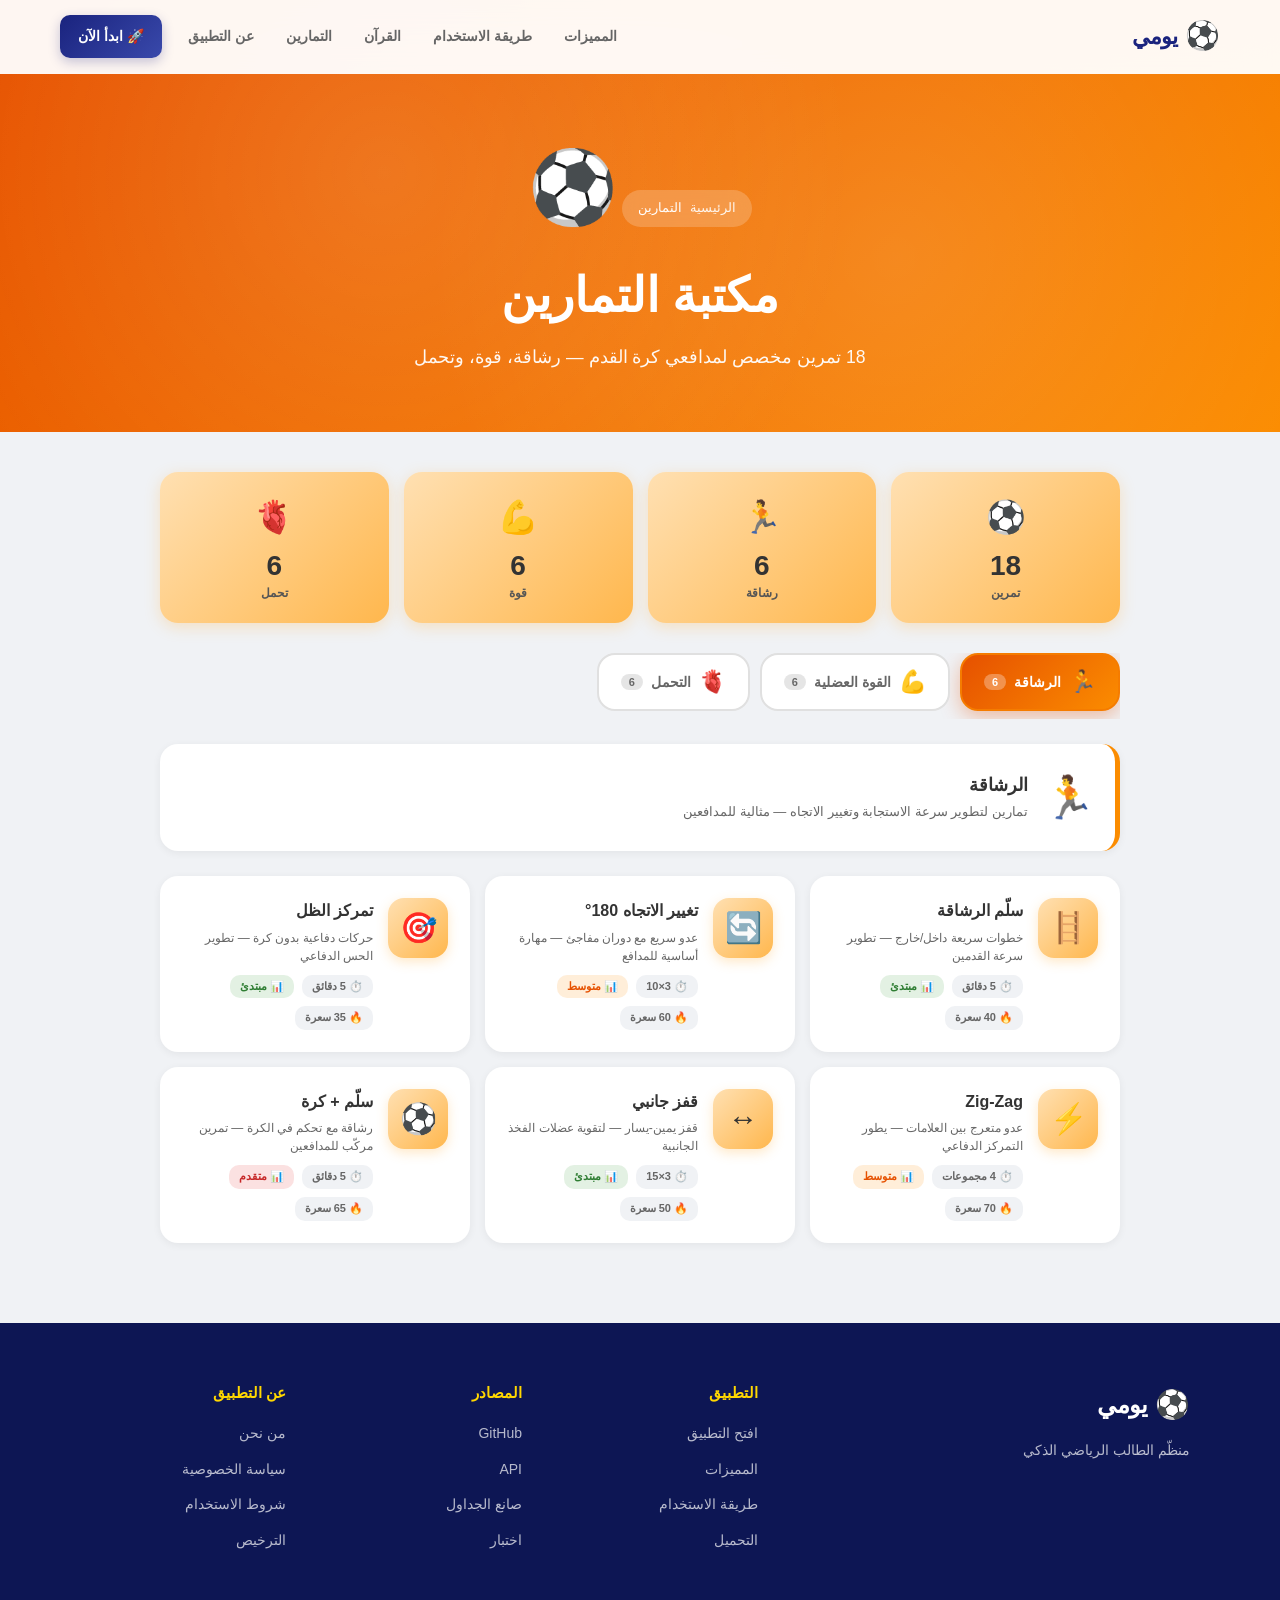
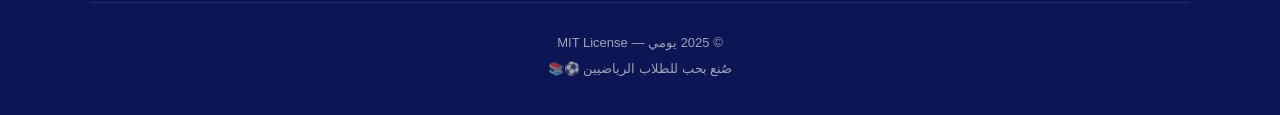
<file: html/workouts.html>
<!DOCTYPE html>
<html lang="ar" dir="rtl">
<head>
<meta charset="UTF-8">
<meta name="viewport" content="width=device-width, initial-scale=1.0, maximum-scale=5.0">
<meta name="theme-color" content="#e65100">
<meta name="description" content="مكتبة التمارين الرياضية - 18 تمرين مخصص لمدافعي كرة القدم">
<meta name="author" content="Hazem">

<link rel="icon" type="image/x-icon" href="../assets/favicon.ico">
<link rel="icon" type="image/png" sizes="32x32" href="../assets/favicon-32x32.png">
<link rel="apple-touch-icon" sizes="180x180" href="../assets/apple-touch-icon.png">
<link rel="icon" type="image/svg+xml" href="../assets/icon.svg">
<link rel="manifest" href="../assets/site.webmanifest">

<link rel="stylesheet" href="../css/styles.css">
<link rel="stylesheet" href="../css/index.css">

<title>⚽ مكتبة التمارين - يومي</title>

<style>
  .page-hero {
    background: linear-gradient(135deg, #e65100, #fb8c00);
    color: white;
    padding: 130px 20px 60px;
    text-align: center;
    position: relative;
    overflow: hidden;
    margin-bottom: 40px;
  }

  .page-hero::before {
    content: '';
    position: absolute;
    inset: 0;
    background-image:
      radial-gradient(circle at 30% 40%, rgba(255,255,255,0.12) 0%, transparent 50%),
      radial-gradient(circle at 70% 60%, rgba(255,255,255,0.12) 0%, transparent 50%);
  }

  .page-hero-content {
    position: relative;
    z-index: 1;
    max-width: 800px;
    margin: 0 auto;
  }

  .page-hero-icon {
    font-size: 72px;
    margin-bottom: 20px;
    display: inline-block;
    animation: bounce 2s infinite;
  }

  .page-hero h1 {
    font-size: clamp(2rem, 5vw, 3rem);
    margin-bottom: 15px;
    color: white;
    font-weight: 900;
  }

  .page-hero p {
    font-size: 1.1rem;
    opacity: 0.95;
    color: white;
    max-width: 600px;
    margin: 0 auto;
    line-height: 1.7;
  }

  .breadcrumb {
    display: inline-flex;
    gap: 8px;
    align-items: center;
    background: rgba(255,255,255,0.2);
    padding: 8px 16px;
    border-radius: 20px;
    font-size: 13px;
    margin-bottom: 20px;
    backdrop-filter: blur(10px);
  }

  .breadcrumb a {
    color: white;
    text-decoration: none;
    opacity: 0.9;
  }

  .breadcrumb a:hover {
    opacity: 1;
    text-decoration: underline;
  }

  .breadcrumb span:not(:last-child)::after {
    content: '›';
    margin-right: 8px;
    opacity: 0.7;
  }

  .workouts-container {
    max-width: 1000px;
    margin: 0 auto;
    padding: 0 20px 80px;
  }

  .stats-banner {
    display: grid;
    grid-template-columns: repeat(auto-fit, minmax(140px, 1fr));
    gap: 15px;
    margin-bottom: 30px;
  }

  .stat-box {
    background: linear-gradient(135deg, #ffe0b2, #ffb74d);
    border-radius: 18px;
    padding: 20px 15px;
    text-align: center;
    color: #333;
    box-shadow: 0 4px 15px rgba(255,183,77,0.3);
    transition: all 0.3s ease;
  }

  .stat-box:hover {
    transform: translateY(-5px);
    box-shadow: 0 8px 25px rgba(255,183,77,0.4);
  }

  .stat-box-icon {
    font-size: 32px;
    margin-bottom: 8px;
    display: block;
  }

  .stat-box-value {
    font-size: 1.75rem;
    font-weight: 900;
    color: #333;
    line-height: 1;
    margin-bottom: 4px;
  }

  .stat-box-label {
    font-size: 12px;
    font-weight: 700;
    color: #555;
  }

  .category-tabs {
    display: flex;
    gap: 10px;
    margin-bottom: 25px;
    overflow-x: auto;
    padding-bottom: 8px;
  }

  .category-tab {
    padding: 14px 22px;
    background: #fff;
    color: #666;
    border: 2px solid #e0e0e0;
    border-radius: 18px;
    font-size: 14px;
    font-weight: 700;
    cursor: pointer;
    transition: all 0.3s ease;
    font-family: inherit;
    display: inline-flex;
    align-items: center;
    gap: 8px;
    white-space: nowrap;
    flex-shrink: 0;
  }

  body.dark .category-tab {
    background: #1e1e1e;
    color: #aaa;
    border-color: #333;
  }

  .category-tab:hover {
    transform: translateY(-3px);
    box-shadow: 0 6px 20px rgba(0,0,0,0.08);
  }

  .category-tab.active {
    background: linear-gradient(135deg, #e65100, #fb8c00);
    color: white;
    border-color: #f57c00;
    box-shadow: 0 6px 20px rgba(230,81,0,0.35);
  }

  .category-tab-icon {
    font-size: 22px;
  }

  .category-tab-count {
    background: rgba(0,0,0,0.1);
    padding: 2px 8px;
    border-radius: 10px;
    font-size: 11px;
    font-weight: 800;
  }

  .category-tab.active .category-tab-count {
    background: rgba(255,255,255,0.3);
  }

  .category-desc {
    background: #fff;
    border-radius: 18px;
    padding: 20px;
    margin-bottom: 25px;
    box-shadow: 0 2px 8px rgba(0,0,0,0.06);
    display: flex;
    align-items: center;
    gap: 15px;
    border-right: 5px solid #fb8c00;
    animation: slideUp 0.4s ease;
  }

  body.dark .category-desc {
    background: #1e1e1e;
  }

  .category-desc-icon {
    font-size: 42px;
    flex-shrink: 0;
  }

  .category-desc-text h3 {
    font-size: 1.15rem;
    color: #333;
    margin-bottom: 5px;
    font-weight: 800;
  }

  body.dark .category-desc-text h3 {
    color: #e0e0e0;
  }

  .category-desc-text p {
    font-size: 13px;
    color: #666;
    line-height: 1.6;
    margin: 0;
  }

  .workouts-grid {
    display: grid;
    grid-template-columns: repeat(auto-fill, minmax(300px, 1fr));
    gap: 15px;
  }

  .workout-item {
    background: #fff;
    border-radius: 18px;
    padding: 20px;
    cursor: pointer;
    transition: all 0.3s ease;
    border: 2px solid transparent;
    box-shadow: 0 2px 8px rgba(0,0,0,0.06);
    display: flex;
    gap: 15px;
    align-items: flex-start;
  }

  body.dark .workout-item {
    background: #1e1e1e;
  }

  .workout-item:hover {
    transform: translateY(-6px);
    box-shadow: 0 12px 30px rgba(0,0,0,0.12);
    border-color: #fb8c00;
  }

  .workout-item-icon {
    width: 60px;
    height: 60px;
    border-radius: 16px;
    background: linear-gradient(135deg, #ffe0b2, #ffb74d);
    display: flex;
    align-items: center;
    justify-content: center;
    font-size: 30px;
    flex-shrink: 0;
    box-shadow: 0 4px 12px rgba(255,183,77,0.3);
  }

  .workout-item-content {
    flex: 1;
    min-width: 0;
  }

  .workout-item-name {
    font-size: 16px;
    font-weight: 800;
    color: #333;
    margin-bottom: 5px;
  }

  body.dark .workout-item-name {
    color: #e0e0e0;
  }

  .workout-item-desc {
    font-size: 12px;
    color: #666;
    margin-bottom: 10px;
    line-height: 1.5;
  }

  .workout-item-meta {
    display: flex;
    gap: 8px;
    flex-wrap: wrap;
    font-size: 11px;
  }

  .meta-badge {
    background: #f0f2f5;
    padding: 3px 10px;
    border-radius: 10px;
    font-weight: 700;
    color: #666;
    display: inline-flex;
    align-items: center;
    gap: 4px;
  }

  body.dark .meta-badge {
    background: #2a2a2a;
    color: #aaa;
  }

  .meta-badge.difficulty {
    background: rgba(67,160,71,0.15);
    color: #2e7d32;
  }

  .meta-badge.difficulty.medium {
    background: rgba(251,140,0,0.15);
    color: #e65100;
  }

  .meta-badge.difficulty.hard {
    background: rgba(229,57,53,0.15);
    color: #c62828;
  }

  /* Modal */
  .workout-modal {
    position: fixed;
    inset: 0;
    background: rgba(0,0,0,0.85);
    z-index: 9999;
    display: none;
    opacity: 0;
    transition: opacity 0.3s ease;
    overflow-y: auto;
    padding: 20px;
  }

  .workout-modal.show {
    display: flex;
    opacity: 1;
    align-items: center;
    justify-content: center;
  }

  .workout-modal-content {
    max-width: 600px;
    width: 100%;
    background: #fff;
    border-radius: 25px;
    padding: 30px;
    position: relative;
    max-height: 90vh;
    overflow-y: auto;
    animation: slideUp 0.4s ease;
  }

  body.dark .workout-modal-content {
    background: #1e1e1e;
  }

  .workout-modal-close {
    position: absolute;
    top: 15px;
    left: 15px;
    width: 40px;
    height: 40px;
    border-radius: 50%;
    background: #e53935;
    color: white;
    border: none;
    font-size: 22px;
    cursor: pointer;
    display: flex;
    align-items: center;
    justify-content: center;
    transition: all 0.25s ease;
    font-weight: bold;
    z-index: 10;
  }

  .workout-modal-close:hover {
    transform: rotate(90deg) scale(1.1);
    background: #c62828;
  }

  .workout-modal-header {
    text-align: center;
    margin-bottom: 25px;
    padding-bottom: 20px;
    border-bottom: 2px solid #f0f0f0;
  }

  body.dark .workout-modal-header {
    border-bottom-color: #333;
  }

  .workout-modal-icon {
    width: 100px;
    height: 100px;
    border-radius: 25px;
    background: linear-gradient(135deg, #ffe0b2, #ffb74d);
    display: flex;
    align-items: center;
    justify-content: center;
    font-size: 55px;
    margin: 0 auto 15px;
    box-shadow: 0 8px 25px rgba(255,183,77,0.35);
    animation: bounce 2s infinite;
  }

  .workout-modal-name {
    font-size: 1.6rem;
    font-weight: 900;
    color: #333;
    margin-bottom: 8px;
  }

  body.dark .workout-modal-name {
    color: #e0e0e0;
  }

  .workout-modal-name-en {
    font-size: 13px;
    color: #999;
    font-style: italic;
    margin-bottom: 12px;
  }

  .workout-modal-badges {
    display: flex;
    gap: 8px;
    justify-content: center;
    flex-wrap: wrap;
  }

  .instructions-section {
    margin-bottom: 25px;
  }

  .instructions-section h3 {
    font-size: 1.1rem;
    color: #333;
    margin-bottom: 15px;
    display: flex;
    align-items: center;
    gap: 8px;
    font-weight: 800;
  }

  body.dark .instructions-section h3 {
    color: #e0e0e0;
  }

  .instructions-list {
    list-style: none;
    padding: 0;
    counter-reset: inst-counter;
  }

  .instructions-list li {
    counter-increment: inst-counter;
    padding: 14px 14px 14px 55px;
    margin-bottom: 10px;
    background: #f8f9fa;
    border-radius: 14px;
    position: relative;
    font-size: 14px;
    color: #333;
    line-height: 1.7;
    transition: all 0.25s ease;
  }

  body.dark .instructions-list li {
    background: #2a2a2a;
    color: #e0e0e0;
  }

  .instructions-list li:hover {
    transform: translateX(-3px);
    box-shadow: 0 4px 15px rgba(0,0,0,0.08);
  }

  .instructions-list li::before {
    content: counter(inst-counter);
    position: absolute;
    right: 14px;
    top: 50%;
    transform: translateY(-50%);
    width: 30px;
    height: 30px;
    background: linear-gradient(135deg, #e65100, #fb8c00);
    color: white;
    border-radius: 50%;
    display: flex;
    align-items: center;
    justify-content: center;
    font-weight: 800;
    font-size: 13px;
  }

  .info-grid {
    display: grid;
    grid-template-columns: repeat(auto-fit, minmax(130px, 1fr));
    gap: 10px;
    margin-bottom: 25px;
  }

  .info-box {
    background: #f8f9fa;
    border-radius: 14px;
    padding: 15px;
    text-align: center;
    transition: all 0.25s ease;
  }

  body.dark .info-box {
    background: #2a2a2a;
  }

  .info-box:hover {
    transform: translateY(-3px);
    box-shadow: 0 6px 15px rgba(0,0,0,0.1);
  }

  .info-box-icon {
    font-size: 24px;
    margin-bottom: 6px;
    display: block;
  }

  .info-box-label {
    font-size: 11px;
    color: #999;
    font-weight: 700;
    text-transform: uppercase;
    margin-bottom: 4px;
  }

  .info-box-value {
    font-size: 14px;
    color: #333;
    font-weight: 800;
  }

  body.dark .info-box-value {
    color: #e0e0e0;
  }

  .tags-container {
    display: flex;
    flex-wrap: wrap;
    gap: 8px;
    margin-bottom: 20px;
  }

  .tag {
    padding: 6px 14px;
    border-radius: 20px;
    font-size: 12px;
    font-weight: 700;
    display: inline-flex;
    align-items: center;
    gap: 5px;
  }

  .tag.benefit {
    background: rgba(67,160,71,0.15);
    color: #2e7d32;
  }

  .tag.muscle {
    background: rgba(229,57,53,0.15);
    color: #c62828;
  }

  .tag.equipment {
    background: rgba(41,182,246,0.15);
    color: #0277bd;
  }

  /* Timer */
  .timer-section {
    background: linear-gradient(135deg, #1a237e, #3949ab);
    color: white;
    border-radius: 20px;
    padding: 25px;
    text-align: center;
    margin-bottom: 20px;
  }

  .timer-display {
    font-size: 3rem;
    font-weight: 900;
    font-variant-numeric: tabular-nums;
    margin-bottom: 15px;
    letter-spacing: 3px;
  }

  .timer-controls {
    display: flex;
    gap: 10px;
    justify-content: center;
    flex-wrap: wrap;
  }

  .timer-btn {
    padding: 12px 24px;
    border-radius: 25px;
    background: rgba(255,255,255,0.2);
    color: white;
    border: 2px solid rgba(255,255,255,0.3);
    font-size: 14px;
    font-weight: 700;
    cursor: pointer;
    transition: all 0.25s ease;
    font-family: inherit;
    display: inline-flex;
    align-items: center;
    gap: 6px;
  }

  .timer-btn:hover {
    background: rgba(255,255,255,0.35);
    transform: translateY(-2px);
  }

  .timer-btn.primary {
    background: rgba(255,255,255,0.9);
    color: #1a237e;
    border-color: white;
  }

  .timer-btn.primary:hover {
    background: white;
  }

  .loading-box {
    text-align: center;
    padding: 60px 20px;
    color: #666;
  }

  .spinner {
    width: 60px;
    height: 60px;
    border: 5px solid #e0e0e0;
    border-top-color: #fb8c00;
    border-radius: 50%;
    animation: spin 1s linear infinite;
    margin: 0 auto 20px;
  }

  @keyframes spin {
    to { transform: rotate(360deg); }
  }

  @keyframes slideUp {
    from { opacity: 0; transform: translateY(15px); }
    to { opacity: 1; transform: translateY(0); }
  }

  @media (max-width: 768px) {
    .page-hero {
      padding: 110px 15px 50px;
    }

    .page-hero-icon {
      font-size: 55px;
    }

    .workouts-container {
      padding: 0 12px 60px;
    }

    .workouts-grid {
      grid-template-columns: 1fr;
      gap: 12px;
    }

    .workout-item {
      padding: 16px;
    }

    .workout-item-icon {
      width: 50px;
      height: 50px;
      font-size: 26px;
    }

    .category-tab {
      padding: 12px 16px;
      font-size: 13px;
    }

    .workout-modal-content {
      padding: 20px 18px;
      border-radius: 20px;
    }

    .workout-modal-icon {
      width: 80px;
      height: 80px;
      font-size: 44px;
    }

    .workout-modal-name {
      font-size: 1.3rem;
    }

    .timer-display {
      font-size: 2.2rem;
    }

    .instructions-list li {
      padding: 12px 12px 12px 48px;
      font-size: 13px;
    }

    .instructions-list li::before {
      width: 26px;
      height: 26px;
      font-size: 12px;
      right: 12px;
    }
  }
</style>
</head>
<body>

<nav class="navbar" id="navbar">
  <div class="nav-container">
    <a href="../index.html" class="nav-brand">
      <span class="brand-icon">⚽</span>
      <span class="brand-text">يومي</span>
    </a>
    <button class="nav-toggle" onclick="toggleNavMenu()" aria-label="القائمة">
      <span></span><span></span><span></span>
    </button>
    <ul class="nav-links" id="navLinks">
      <li><a href="features.html">المميزات</a></li>
      <li><a href="how_to_use.html">طريقة الاستخدام</a></li>
      <li><a href="quran.html">القرآن</a></li>
      <li><a href="workouts.html" class="active">التمارين</a></li>
      <li><a href="about.html">عن التطبيق</a></li>
      <li class="nav-cta"><a href="information.html">🚀 ابدأ الآن</a></li>
    </ul>
  </div>
</nav>

<section class="page-hero">
  <div class="page-hero-content">
    <div class="breadcrumb">
      <a href="../index.html">الرئيسية</a>
      <span>التمارين</span>
    </div>
    <div class="page-hero-icon">⚽</div>
    <h1>مكتبة التمارين</h1>
    <p>18 تمرين مخصص لمدافعي كرة القدم — رشاقة، قوة، وتحمل</p>
  </div>
</section>

<div class="workouts-container">

  <!-- Stats -->
  <div class="stats-banner">
    <div class="stat-box">
      <span class="stat-box-icon">⚽</span>
      <div class="stat-box-value">18</div>
      <div class="stat-box-label">تمرين</div>
    </div>
    <div class="stat-box">
      <span class="stat-box-icon">🏃</span>
      <div class="stat-box-value">6</div>
      <div class="stat-box-label">رشاقة</div>
    </div>
    <div class="stat-box">
      <span class="stat-box-icon">💪</span>
      <div class="stat-box-value">6</div>
      <div class="stat-box-label">قوة</div>
    </div>
    <div class="stat-box">
      <span class="stat-box-icon">🫀</span>
      <div class="stat-box-value">6</div>
      <div class="stat-box-label">تحمل</div>
    </div>
  </div>

  <!-- Category Tabs -->
  <div class="category-tabs" id="categoryTabs">
    <button class="category-tab active" data-cat="agility" onclick="selectCategory('agility')">
      <span class="category-tab-icon">🏃</span>
      <span>الرشاقة</span>
      <span class="category-tab-count">6</span>
    </button>
    <button class="category-tab" data-cat="strength" onclick="selectCategory('strength')">
      <span class="category-tab-icon">💪</span>
      <span>القوة العضلية</span>
      <span class="category-tab-count">6</span>
    </button>
    <button class="category-tab" data-cat="endurance" onclick="selectCategory('endurance')">
      <span class="category-tab-icon">🫀</span>
      <span>التحمل</span>
      <span class="category-tab-count">6</span>
    </button>
  </div>

  <!-- Category Description -->
  <div id="categoryDesc"></div>

  <!-- Workouts Grid -->
  <div class="workouts-grid" id="workoutsGrid">
    <div class="loading-box" style="grid-column: 1 / -1;">
      <div class="spinner"></div>
      <p>جاري تحميل التمارين...</p>
    </div>
  </div>

</div>

<!-- Workout Modal -->
<div class="workout-modal" id="workoutModal">
  <div class="workout-modal-content">
    <button class="workout-modal-close" onclick="closeWorkoutModal()">×</button>

    <div class="workout-modal-header">
      <div class="workout-modal-icon" id="modalIcon">⚽</div>
      <h2 class="workout-modal-name" id="modalName">—</h2>
      <p class="workout-modal-name-en" id="modalNameEn"></p>
      <div class="workout-modal-badges" id="modalBadges"></div>
    </div>

    <div class="workout-modal-body" id="modalBody"></div>
  </div>
</div>

<footer class="footer">
  <div class="footer-container">
    <div class="footer-col">
      <div class="footer-brand">
        <span class="brand-icon">⚽</span>
        <span class="brand-text">يومي</span>
      </div>
      <p class="footer-desc">منظّم الطالب الرياضي الذكي</p>
    </div>
    <div class="footer-col">
      <h4>التطبيق</h4>
      <ul>
        <li><a href="app.html">افتح التطبيق</a></li>
        <li><a href="features.html">المميزات</a></li>
        <li><a href="how_to_use.html">طريقة الاستخدام</a></li>
        <li><a href="../index.html#download">التحميل</a></li>
      </ul>
    </div>
    <div class="footer-col">
      <h4>المصادر</h4>
      <ul>
        <li><a href="github.html">GitHub</a></li>
        <li><a href="api.html">API</a></li>
        <li><a href="table_creator.html">صانع الجداول</a></li>
        <li><a href="test.html">اختبار</a></li>
      </ul>
    </div>
    <div class="footer-col">
      <h4>عن التطبيق</h4>
      <ul>
        <li><a href="about.html">من نحن</a></li>
        <li><a href="about.html#privacy">سياسة الخصوصية</a></li>
        <li><a href="about.html#terms">شروط الاستخدام</a></li>
        <li><a href="about.html#license">الترخيص</a></li>
      </ul>
    </div>
  </div>
  <div class="footer-bottom">
    <p>© 2025 يومي — MIT License</p>
    <p>صُنع بحب للطلاب الرياضيين ⚽📚</p>
  </div>
</footer>

<script src="../js/exercises.js"></script>
<script>
/* ============================================
   WORKOUTS PAGE - MAIN LOGIC
============================================ */

var state = {
  currentCategory: 'agility',
  workoutTimer: null,
  timerSeconds: 0,
  timerRunning: false
};

/* ============ INIT ============ */
function initWorkoutsPage() {
  console.log('⚽ Workouts Page initializing...');

  if (typeof YawmiExercises === 'undefined') {
    console.error('❌ Exercises module not loaded');
    document.getElementById('workoutsGrid').innerHTML =
      '<div class="loading-box" style="grid-column: 1 / -1;">' +
        '<div class="empty-state-icon">❌</div>' +
        '<p>فشل تحميل مكتبة التمارين</p>' +
      '</div>';
    return;
  }

  renderCategory('agility');
}

/* ============ CATEGORY ============ */
function selectCategory(cat) {
  state.currentCategory = cat;

  document.querySelectorAll('.category-tab').forEach(function(tab) {
    tab.classList.toggle('active', tab.dataset.cat === cat);
  });

  renderCategory(cat);
}

function renderCategory(cat) {
  var catData = YawmiExercises.library[cat];
  if (!catData) return;

  // Description
  var descEl = document.getElementById('categoryDesc');
  descEl.innerHTML =
    '<div class="category-desc">' +
      '<div class="category-desc-icon">' + catData.icon + '</div>' +
      '<div class="category-desc-text">' +
        '<h3>' + catData.name + '</h3>' +
        '<p>' + catData.description + '</p>' +
      '</div>' +
    '</div>';

  // Workouts
  var grid = document.getElementById('workoutsGrid');
  var html = '';

  for (var i = 0; i < catData.workouts.length; i++) {
    var w = catData.workouts[i];
    var difficultyClass = w.difficulty === 'متوسط' ? 'medium'
      : w.difficulty === 'متقدم' ? 'hard' : '';

    html += '<div class="workout-item" onclick="openWorkout(\'' + w.id + '\')">';
    html += '<div class="workout-item-icon">' + w.icon + '</div>';
    html += '<div class="workout-item-content">';
    html += '<div class="workout-item-name">' + w.name + '</div>';
    html += '<div class="workout-item-desc">' + w.desc + '</div>';
    html += '<div class="workout-item-meta">';
    html += '<span class="meta-badge">⏱️ ' + w.duration + '</span>';
    html += '<span class="meta-badge difficulty ' + difficultyClass + '">📊 ' + w.difficulty + '</span>';
    html += '<span class="meta-badge">🔥 ' + w.calories + ' سعرة</span>';
    html += '</div></div></div>';
  }

  grid.innerHTML = html;
}

/* ============ WORKOUT MODAL ============ */
function openWorkout(workoutId) {
  var workout = YawmiExercises.getById(workoutId);
  if (!workout) {
    console.error('Workout not found:', workoutId);
    return;
  }

  var modal = document.getElementById('workoutModal');
  modal.classList.add('show');
  document.body.style.overflow = 'hidden';

  document.getElementById('modalIcon').textContent = workout.icon;
  document.getElementById('modalName').textContent = workout.name;
  document.getElementById('modalNameEn').textContent = workout.nameEn || '';

  var difficultyClass = workout.difficulty === 'متوسط' ? 'medium'
    : workout.difficulty === 'متقدم' ? 'hard' : '';

  document.getElementById('modalBadges').innerHTML =
    '<span class="meta-badge">⏱️ ' + workout.duration + '</span>' +
    '<span class="meta-badge difficulty ' + difficultyClass + '">📊 ' + workout.difficulty + '</span>' +
    '<span class="meta-badge">🔥 ' + workout.calories + ' سعرة</span>' +
    '<span class="meta-badge">⭐ مستوى ' + workout.level + '</span>';

  var body = document.getElementById('modalBody');
  var html = '';

  // Info
  html += '<div class="info-grid">';
  html += '<div class="info-box"><span class="info-box-icon">⏱️</span><div class="info-box-label">المدة</div><div class="info-box-value">' + workout.duration + '</div></div>';
  html += '<div class="info-box"><span class="info-box-icon">🔁</span><div class="info-box-label">المجموعات</div><div class="info-box-value">' + workout.sets + '</div></div>';
  html += '<div class="info-box"><span class="info-box-icon">🎯</span><div class="info-box-label">العدات</div><div class="info-box-value">' + workout.reps + '</div></div>';
  html += '<div class="info-box"><span class="info-box-icon">🔥</span><div class="info-box-label">السعرات</div><div class="info-box-value">' + workout.calories + '</div></div>';
  html += '</div>';

  // Instructions
  html += '<div class="instructions-section">';
  html += '<h3>📝 خطوات التمرين</h3>';
  html += '<ol class="instructions-list">';
  workout.instructions.forEach(function(i) {
    html += '<li>' + i + '</li>';
  });
  html += '</ol></div>';

  // Benefits
  html += '<div class="instructions-section">';
  html += '<h3>💡 الفوائد</h3>';
  html += '<div class="tags-container">';
  workout.benefits.forEach(function(b) {
    html += '<span class="tag benefit">✅ ' + b + '</span>';
  });
  html += '</div></div>';

  // Muscles
  html += '<div class="instructions-section">';
  html += '<h3>💪 العضلات المستهدفة</h3>';
  html += '<div class="tags-container">';
  workout.muscles.forEach(function(m) {
    html += '<span class="tag muscle">🎯 ' + m + '</span>';
  });
  html += '</div></div>';

  // Equipment
  if (workout.equipment && workout.equipment.length > 0) {
    html += '<div class="instructions-section">';
    html += '<h3>🎒 الأدوات المطلوبة</h3>';
    html += '<div class="tags-container">';
    workout.equipment.forEach(function(e) {
      html += '<span class="tag equipment">🔧 ' + e + '</span>';
    });
    html += '</div></div>';
  }

  // Timer
  html += '<div class="timer-section">';
  html += '<div class="timer-display" id="timerDisplay">00:00</div>';
  html += '<div class="timer-controls">';
  html += '<button class="timer-btn primary" onclick="toggleWorkoutTimer()" id="timerToggleBtn"><span>▶️</span> ابدأ</button>';
  html += '<button class="timer-btn" onclick="resetWorkoutTimer()"><span>🔄</span> إعادة</button>';
  html += '</div></div>';

  body.innerHTML = html;
}

function closeWorkoutModal() {
  document.getElementById('workoutModal').classList.remove('show');
  document.body.style.overflow = '';

  if (state.workoutTimer) {
    clearInterval(state.workoutTimer);
    state.workoutTimer = null;
    state.timerRunning = false;
    state.timerSeconds = 0;
  }
}

/* ============ TIMER ============ */
function toggleWorkoutTimer() {
  var display = document.getElementById('timerDisplay');
  var btn = document.getElementById('timerToggleBtn');

  if (state.timerRunning) {
    clearInterval(state.workoutTimer);
    state.timerRunning = false;
    btn.innerHTML = '<span>▶️</span> استئناف';
  } else {
    state.timerRunning = true;
    btn.innerHTML = '<span>⏸️</span> إيقاف';

    state.workoutTimer = setInterval(function() {
      state.timerSeconds++;
      var m = Math.floor(state.timerSeconds / 60);
      var s = state.timerSeconds % 60;
      display.textContent = String(m).padStart(2, '0') + ':' + String(s).padStart(2, '0');
    }, 1000);
  }
}

function resetWorkoutTimer() {
  if (state.workoutTimer) clearInterval(state.workoutTimer);
  state.timerRunning = false;
  state.timerSeconds = 0;

  var display = document.getElementById('timerDisplay');
  if (display) display.textContent = '00:00';

  var btn = document.getElementById('timerToggleBtn');
  if (btn) btn.innerHTML = '<span>▶️</span> ابدأ';
}

/* ============ NAV ============ */
function toggleNavMenu() {
  var links = document.getElementById('navLinks');
  var toggle = document.querySelector('.nav-toggle');
  links.classList.toggle('active');
  toggle.classList.toggle('active');
}

document.querySelectorAll('.nav-links a').forEach(function(link) {
  link.addEventListener('click', function() {
    document.getElementById('navLinks').classList.remove('active');
    document.querySelector('.nav-toggle').classList.remove('active');
  });
});

window.addEventListener('scroll', function() {
  var navbar = document.getElementById('navbar');
  if (window.pageYOffset > 50) {
    navbar.classList.add('scrolled');
  } else {
    navbar.classList.remove('scrolled');
  }
});

document.addEventListener('keydown', function(e) {
  if (e.key === 'Escape') closeWorkoutModal();
});

/* ============ Dark mode ============ */
try {
  var saved = JSON.parse(localStorage.getItem('yawmi_yawmi_v4') || '{}');
  if (saved.darkMode) {
    document.body.classList.add('dark');
  }
} catch (e) {}

/* ============ START ============ */
document.addEventListener('DOMContentLoaded', initWorkoutsPage);

console.log('⚽ Workouts Page Loaded');
</script>

</body>
</html>
</file>
<file: css/styles.css>
/* ============================================
   ⚽ يومي v4.0 - Styles (Global)
   ============================================ */

/* ============================================
   1. RESET & BASE
============================================ */
* {
  box-sizing: border-box;
  margin: 0;
  padding: 0;
  -webkit-tap-highlight-color: transparent;
}

html {
  scroll-behavior: smooth;
  font-size: 16px;
  -webkit-text-size-adjust: 100%;
}

body {
  font-family: 'Segoe UI', Tahoma, 'Cairo', 'Amiri', sans-serif;
  background: var(--bg);
  color: var(--text);
  line-height: 1.6;
  transition: background 0.3s ease, color 0.3s ease;
  overflow-x: hidden;
  min-height: 100vh;
}

body.app-mode {
  padding-bottom: 90px;
}

img { max-width: 100%; display: block; }
a { color: inherit; text-decoration: none; }
button { font-family: inherit; cursor: pointer; border: none; background: none; }
input, select, textarea { font-family: inherit; }

/* ============================================
   2. CSS VARIABLES
============================================ */
:root {
  /* Primary Colors */
  --primary: #1a237e;
  --primary-light: #3949ab;
  --primary-lighter: #5c6bc0;
  --primary-dark: #0d1654;

  /* Semantic Colors */
  --bg: #f0f2f5;
  --card: #ffffff;
  --text: #333333;
  --text-light: #666666;
  --text-muted: #999999;
  --border: #e0e0e0;
  --border-light: #f0f0f0;

  /* Status Colors */
  --success: #43a047;
  --success-light: #66bb6a;
  --warning: #fb8c00;
  --warning-light: #ffa726;
  --danger: #e53935;
  --danger-light: #ef5350;
  --info: #29b6f6;

  /* Category Colors */
  --quran: #fdd835;
  --sleep: #8e24aa;
  --school: #1e88e5;
  --sport: #fb8c00;
  --study: #43a047;
  --meal: #6d4c41;

  /* Special */
  --gold: #ffd700;
  --gold-dark: #ffa000;

  /* Shadows */
  --shadow-sm: 0 2px 8px rgba(0,0,0,0.06);
  --shadow-md: 0 4px 15px rgba(0,0,0,0.08);
  --shadow-lg: 0 8px 30px rgba(0,0,0,0.12);
  --shadow-xl: 0 15px 40px rgba(0,0,0,0.15);

  /* Radius */
  --radius-sm: 8px;
  --radius-md: 12px;
  --radius-lg: 18px;
  --radius-xl: 25px;
  --radius-full: 50%;

  /* Transitions */
  --transition-fast: 0.15s ease;
  --transition: 0.3s ease;
  --transition-slow: 0.5s ease;

  /* Spacing */
  --space-xs: 4px;
  --space-sm: 8px;
  --space-md: 16px;
  --space-lg: 24px;
  --space-xl: 32px;
  --space-2xl: 48px;
}

/* ============================================
   3. DARK MODE
============================================ */
body.dark,
.dark {
  --bg: #121212;
  --card: #1e1e1e;
  --text: #e0e0e0;
  --text-light: #aaaaaa;
  --text-muted: #777777;
  --border: #333333;
  --border-light: #2a2a2a;

  --primary: #7986cb;
  --primary-light: #5c6bc0;
  --primary-lighter: #9fa8da;
  --primary-dark: #3949ab;

  --shadow-sm: 0 2px 8px rgba(0,0,0,0.3);
  --shadow-md: 0 4px 15px rgba(0,0,0,0.4);
  --shadow-lg: 0 8px 30px rgba(0,0,0,0.5);
}

/* ============================================
   4. TYPOGRAPHY
============================================ */
h1, h2, h3, h4, h5, h6 {
  font-weight: 700;
  line-height: 1.3;
  color: var(--text);
}

h1 { font-size: 2.5rem; }
h2 { font-size: 2rem; }
h3 { font-size: 1.5rem; }
h4 { font-size: 1.25rem; }
h5 { font-size: 1.1rem; }
h6 { font-size: 1rem; }

p { margin-bottom: 1rem; color: var(--text-light); }

strong, b { font-weight: 700; color: var(--text); }

small { font-size: 0.85rem; }

/* ============================================
   5. CONTAINER & LAYOUT
============================================ */
.container {
  padding: 15px;
  max-width: 550px;
  margin: 0 auto;
}

.container-wide {
  padding: 15px;
  max-width: 1100px;
  margin: 0 auto;
}

.section-container {
  padding: 60px 20px;
  max-width: 1100px;
  margin: 0 auto;
}

/* ============================================
   6. HEADER (للـ App Pages)
============================================ */
header.app-header {
  background: linear-gradient(135deg, var(--primary), var(--primary-light));
  color: white;
  padding: 16px 18px;
  border-radius: 0 0 25px 25px;
  box-shadow: 0 4px 20px rgba(26,35,126,0.3);
  position: sticky;
  top: 0;
  z-index: 100;
}

.header-top {
  display: flex;
  justify-content: space-between;
  align-items: center;
}

.header-top h1 {
  font-size: 20px;
  margin-bottom: 3px;
  color: white;
}

.header-top p {
  font-size: 11px;
  opacity: 0.9;
  margin: 0;
  color: white;
}

.header-actions {
  display: flex;
  gap: 6px;
}

.icon-btn {
  background: rgba(255,255,255,0.2);
  border: none;
  color: white;
  width: 38px;
  height: 38px;
  border-radius: 50%;
  font-size: 16px;
  cursor: pointer;
  transition: var(--transition-fast);
  display: flex;
  align-items: center;
  justify-content: center;
}

.icon-btn:hover {
  background: rgba(255,255,255,0.3);
  transform: scale(1.05);
}

.icon-btn:active {
  transform: scale(0.9);
}

.info-bar {
  display: flex;
  gap: 8px;
  margin-top: 10px;
  flex-wrap: wrap;
}

.info-chip {
  display: inline-flex;
  align-items: center;
  gap: 5px;
  background: rgba(255,255,255,0.18);
  padding: 4px 10px;
  border-radius: 15px;
  font-size: 11px;
  color: white;
}

/* ============================================
   7. CARDS
============================================ */
.card {
  background: var(--card);
  border-radius: var(--radius-lg);
  padding: 18px;
  margin-bottom: 15px;
  box-shadow: var(--shadow-sm);
  transition: background var(--transition), box-shadow var(--transition);
  animation: slideUp 0.4s ease-out;
}

.card:hover {
  box-shadow: var(--shadow-md);
}

.card h2 {
  font-size: 16px;
  color: var(--primary);
  margin-bottom: 15px;
  display: flex;
  align-items: center;
  gap: 8px;
  justify-content: space-between;
}

body.dark .card h2 {
  color: var(--primary-lighter);
}

.card h2 .title-text {
  display: flex;
  align-items: center;
  gap: 8px;
}

/* ============================================
   8. FORMS & INPUTS
============================================ */
label {
  display: block;
  font-size: 13px;
  margin-bottom: 6px;
  color: var(--text-light);
  font-weight: 600;
}

input[type="text"],
input[type="number"],
input[type="time"],
input[type="email"],
input[type="password"],
input[type="date"],
input[type="search"],
select,
textarea {
  width: 100%;
  padding: 12px;
  border: 2px solid var(--border);
  border-radius: var(--radius-md);
  font-size: 15px;
  margin-bottom: 12px;
  background: var(--card);
  color: var(--text);
  transition: border-color var(--transition);
  font-family: inherit;
  outline: none;
}

input:focus,
select:focus,
textarea:focus {
  border-color: var(--primary-light);
}

input::placeholder,
textarea::placeholder {
  color: var(--text-muted);
}

textarea {
  resize: vertical;
  min-height: 100px;
}

input[type="checkbox"],
input[type="radio"] {
  width: auto;
  margin-left: 8px;
  accent-color: var(--primary);
}

/* ============================================
   9. BUTTONS
============================================ */
.btn {
  display: inline-flex;
  align-items: center;
  justify-content: center;
  gap: 8px;
  padding: 14px 22px;
  background: linear-gradient(135deg, var(--primary), var(--primary-light));
  color: white;
  border: none;
  border-radius: var(--radius-md);
  font-size: 15px;
  font-weight: 700;
  cursor: pointer;
  transition: var(--transition-fast);
  box-shadow: 0 4px 12px rgba(26,35,126,0.3);
  text-align: center;
  font-family: inherit;
  text-decoration: none;
  width: 100%;
  margin-top: 8px;
}

.btn:hover {
  transform: translateY(-2px);
  box-shadow: 0 6px 18px rgba(26,35,126,0.4);
}

.btn:active {
  transform: translateY(0);
}

.btn:disabled {
  opacity: 0.5;
  cursor: not-allowed;
  transform: none;
}

.btn-large {
  padding: 16px 30px;
  font-size: 17px;
}

.btn-small {
  padding: 10px;
  font-size: 13px;
}

.btn-secondary {
  background: linear-gradient(135deg, #fb8c00, #ef6c00);
  box-shadow: 0 4px 12px rgba(251,140,0,0.3);
}

.btn-danger {
  background: linear-gradient(135deg, #e53935, #c62828);
  box-shadow: 0 4px 12px rgba(229,57,53,0.3);
}

.btn-success {
  background: linear-gradient(135deg, #43a047, #2e7d32);
  box-shadow: 0 4px 12px rgba(67,160,71,0.3);
}

.btn-gold {
  background: linear-gradient(135deg, #ffa000, #ff6f00);
  box-shadow: 0 4px 12px rgba(255,160,0,0.3);
}

.btn-outline {
  background: transparent;
  border: 2px solid var(--primary);
  color: var(--primary);
  box-shadow: none;
}

.btn-outline:hover {
  background: var(--primary);
  color: white;
}

/* ============================================
   10. TOGGLE SWITCH
============================================ */
.toggle-row {
  display: flex;
  justify-content: space-between;
  align-items: center;
  padding: 12px;
  background: var(--bg);
  border-radius: var(--radius-md);
  margin-bottom: 10px;
}

.toggle-row .toggle-label {
  display: flex;
  align-items: center;
  gap: 8px;
  font-size: 14px;
  font-weight: 600;
  color: var(--text);
}

.toggle {
  position: relative;
  width: 50px;
  height: 28px;
  background: #ccc;
  border-radius: 14px;
  cursor: pointer;
  transition: var(--transition);
  flex-shrink: 0;
}

.toggle.on {
  background: var(--success);
}

.toggle::after {
  content: '';
  position: absolute;
  top: 3px;
  left: 3px;
  width: 22px;
  height: 22px;
  background: white;
  border-radius: 50%;
  transition: var(--transition);
  box-shadow: 0 2px 4px rgba(0,0,0,0.2);
}

.toggle.on::after {
  left: 25px;
}

/* ============================================
   11. MOOD SELECTOR
============================================ */
.mood-selector {
  display: grid;
  grid-template-columns: repeat(3, 1fr);
  gap: 8px;
}

.mood-selector.two {
  grid-template-columns: repeat(2, 1fr);
}

.mood-option {
  padding: 12px 8px;
  border-radius: var(--radius-md);
  text-align: center;
  border: 2px solid var(--border);
  background: var(--card);
  cursor: pointer;
  transition: var(--transition-fast);
}

.mood-option:hover {
  border-color: var(--primary-lighter);
}

.mood-option.selected {
  border-color: var(--primary-light);
  background: rgba(57,73,171,0.1);
  transform: scale(1.03);
}

.mood-emoji {
  font-size: 28px;
  display: block;
  margin-bottom: 4px;
}

.mood-text {
  font-size: 11px;
  font-weight: 600;
  color: var(--text);
}

/* ============================================
   12. HOMEWORK ITEMS
============================================ */
.homework-item {
  display: flex;
  gap: 6px;
  margin-bottom: 8px;
  animation: slideUp 0.3s ease-out;
}

.homework-item input {
  margin-bottom: 0;
  font-size: 14px;
  padding: 10px;
}

.homework-item input[type="text"] {
  flex: 2;
}

.homework-item input[type="time"] {
  flex: 1;
}

.homework-item button {
  background: var(--danger);
  color: white;
  border: none;
  border-radius: var(--radius-md);
  padding: 0 14px;
  font-size: 18px;
  cursor: pointer;
  transition: var(--transition-fast);
}

.homework-item button:hover {
  background: #c62828;
}

.add-hw {
  background: transparent;
  color: var(--primary);
  border: 2px dashed var(--primary-light);
  padding: 12px;
  width: 100%;
  border-radius: var(--radius-md);
  font-size: 14px;
  font-weight: 700;
  cursor: pointer;
  transition: var(--transition-fast);
  margin-bottom: 12px;
}

.add-hw:hover {
  background: rgba(57,73,171,0.05);
  border-style: solid;
}

body.dark .add-hw {
  color: var(--primary-lighter);
  border-color: var(--primary-lighter);
}

/* ============================================
   13. TIMELINE & TASKS
============================================ */
.timeline {
  position: relative;
  padding-right: 30px;
}

.timeline::before {
  content: '';
  position: absolute;
  right: 10px;
  top: 0;
  bottom: 0;
  width: 3px;
  background: var(--border);
  border-radius: 3px;
}

.task {
  position: relative;
  background: var(--card);
  border-radius: var(--radius-md);
  padding: 14px;
  margin-bottom: 12px;
  box-shadow: var(--shadow-sm);
  border-right: 5px solid var(--primary-light);
  transition: all var(--transition);
  animation: slideUp 0.4s ease-out backwards;
}

.task::before {
  content: '';
  position: absolute;
  right: -25px;
  top: 20px;
  width: 14px;
  height: 14px;
  border-radius: 50%;
  background: var(--primary-light);
  border: 3px solid var(--card);
  box-shadow: 0 0 0 2px var(--primary-light);
  transition: var(--transition);
}

/* Task Categories */
.task.study { border-color: var(--study); }
.task.study::before { background: var(--study); box-shadow: 0 0 0 2px var(--study); }

.task.sport { border-color: var(--sport); }
.task.sport::before { background: var(--sport); box-shadow: 0 0 0 2px var(--sport); }

.task.quran { border-color: var(--quran); }
.task.quran::before { background: var(--quran); box-shadow: 0 0 0 2px var(--quran); }

.task.sleep { border-color: var(--sleep); }
.task.sleep::before { background: var(--sleep); box-shadow: 0 0 0 2px var(--sleep); }

.task.school { border-color: var(--school); }
.task.school::before { background: var(--school); box-shadow: 0 0 0 2px var(--school); }

.task.meal { border-color: var(--meal); }
.task.meal::before { background: var(--meal); box-shadow: 0 0 0 2px var(--meal); }

/* Task States */
.task.done {
  opacity: 0.5;
}

.task.done .task-title {
  text-decoration: line-through;
}

.task.done::before {
  background: var(--success) !important;
  box-shadow: 0 0 0 2px var(--success) !important;
}

.task.current {
  transform: scale(1.02);
  box-shadow: 0 4px 20px rgba(57,73,171,0.3);
  border-right-width: 7px;
}

.task.current::before {
  animation: pulse-dot 1.5s infinite;
}

.task-header {
  display: flex;
  justify-content: space-between;
  align-items: flex-start;
  gap: 8px;
}

.task-time {
  font-size: 11px;
  color: var(--text-light);
  font-weight: 700;
  margin-bottom: 4px;
}

.task-title {
  font-size: 15px;
  color: var(--text);
  font-weight: 600;
  flex: 1;
}

.task-desc {
  font-size: 12px;
  color: var(--text-light);
  margin-top: 4px;
}

.task-check {
  width: 28px;
  height: 28px;
  border-radius: var(--radius-full);
  border: 2px solid var(--border);
  background: transparent;
  cursor: pointer;
  flex-shrink: 0;
  display: flex;
  align-items: center;
  justify-content: center;
  color: var(--success);
  font-size: 16px;
  font-weight: 700;
  transition: var(--transition-fast);
}

.task-check:hover {
  border-color: var(--success);
}

.task-check.done {
  background: var(--success);
  border-color: var(--success);
  color: white;
}

.pomodoro-btn {
  background: rgba(229,57,53,0.1);
  color: var(--danger);
  border: 1px solid var(--danger);
  border-radius: 20px;
  padding: 4px 12px;
  font-size: 11px;
  font-weight: 700;
  cursor: pointer;
  margin-top: 6px;
  transition: var(--transition-fast);
}

.pomodoro-btn:hover {
  background: rgba(229,57,53,0.2);
}

/* ============================================
   14. PROGRESS BAR
============================================ */
.progress-container {
  background: var(--card);
  border-radius: var(--radius-lg);
  padding: 18px;
  margin-bottom: 15px;
  box-shadow: var(--shadow-sm);
}

.progress-header {
  display: flex;
  justify-content: space-between;
  margin-bottom: 10px;
}

.progress-label {
  font-size: 14px;
  font-weight: 600;
}

.progress-percent {
  font-size: 18px;
  font-weight: 700;
  color: var(--primary);
}

body.dark .progress-percent {
  color: var(--primary-lighter);
}

.progress-bar {
  height: 12px;
  background: var(--border);
  border-radius: 10px;
  overflow: hidden;
}

.progress-fill {
  height: 100%;
  background: linear-gradient(90deg, var(--primary), var(--primary-light), var(--primary-lighter));
  border-radius: 10px;
  transition: width 0.5s ease;
  background-size: 200% 100%;
  animation: shimmer 2s infinite;
}

/* ============================================
   15. STATS GRID
============================================ */
.stats-grid {
  display: grid;
  grid-template-columns: repeat(2, 1fr);
  gap: 10px;
  margin-bottom: 15px;
}

.stat-card {
  background: var(--card);
  border-radius: var(--radius-md);
  padding: 14px;
  box-shadow: var(--shadow-sm);
  text-align: center;
  transition: var(--transition-fast);
}

.stat-card:hover {
  transform: translateY(-3px);
  box-shadow: var(--shadow-md);
}

.stat-value {
  font-size: 22px;
  font-weight: 700;
  color: var(--primary);
}

body.dark .stat-value {
  color: var(--primary-lighter);
}

.stat-label {
  font-size: 11px;
  color: var(--text-light);
  margin-top: 4px;
}

/* ============================================
   16. BADGES
============================================ */
.badge-category {
  margin-bottom: 20px;
}

.badge-category-title {
  font-size: 14px;
  font-weight: 700;
  color: var(--primary);
  margin-bottom: 10px;
  display: flex;
  justify-content: space-between;
  align-items: center;
}

body.dark .badge-category-title {
  color: var(--primary-lighter);
}

.badge-category-count {
  background: var(--bg);
  padding: 3px 10px;
  border-radius: 12px;
  font-size: 11px;
  color: var(--text-light);
}

.badges-grid {
  display: grid;
  grid-template-columns: repeat(3, 1fr);
  gap: 10px;
}

.badge-item {
  text-align: center;
  padding: 10px 5px;
  border-radius: var(--radius-md);
  background: var(--bg);
  transition: var(--transition);
  opacity: 0.4;
}

.badge-item.unlocked {
  opacity: 1;
  background: linear-gradient(135deg, #fff9c4, #ffeb3b);
  box-shadow: 0 4px 12px rgba(255,235,59,0.4);
  animation: badge-pop 0.5s ease-out;
}

.badge-item.unlocked.gold {
  background: linear-gradient(135deg, #ffe082, #ffa000);
  box-shadow: 0 4px 15px rgba(255,160,0,0.5);
}

.badge-icon {
  font-size: 28px;
}

.badge-name {
  font-size: 9px;
  font-weight: 700;
  margin-top: 4px;
  color: var(--text);
  line-height: 1.2;
}

/* ============================================
   17. WORKOUT LIBRARY
============================================ */
.workout-tabs {
  display: flex;
  gap: 8px;
  margin-bottom: 15px;
  overflow-x: auto;
  padding-bottom: 5px;
  scrollbar-width: thin;
}

.workout-tabs::-webkit-scrollbar {
  height: 4px;
}

.workout-tabs::-webkit-scrollbar-thumb {
  background: var(--border);
  border-radius: 2px;
}

.workout-tab {
  padding: 10px 16px;
  border-radius: 20px;
  background: var(--bg);
  color: var(--text-light);
  font-size: 13px;
  font-weight: 600;
  cursor: pointer;
  white-space: nowrap;
  border: 2px solid transparent;
  transition: var(--transition-fast);
}

.workout-tab:hover {
  background: var(--border-light);
}

.workout-tab.active {
  background: var(--primary);
  color: white;
  border-color: var(--primary-light);
}

.workout-list {
  display: flex;
  flex-direction: column;
  gap: 10px;
}

.workout-card {
  background: var(--card);
  border-radius: var(--radius-md);
  padding: 14px;
  display: flex;
  align-items: center;
  gap: 12px;
  box-shadow: var(--shadow-sm);
  cursor: pointer;
  transition: var(--transition-fast);
  border: 2px solid transparent;
}

.workout-card:hover {
  transform: translateX(-4px);
  box-shadow: var(--shadow-md);
  border-color: var(--primary-lighter);
}

.workout-card:active {
  transform: scale(0.98);
}

.workout-icon {
  font-size: 36px;
  width: 56px;
  height: 56px;
  display: flex;
  align-items: center;
  justify-content: center;
  background: var(--bg);
  border-radius: var(--radius-md);
  flex-shrink: 0;
}

.workout-info {
  flex: 1;
}

.workout-name {
  font-size: 15px;
  font-weight: 600;
  margin-bottom: 4px;
  color: var(--text);
}

.workout-meta {
  font-size: 12px;
  color: var(--text-light);
  display: flex;
  gap: 10px;
  flex-wrap: wrap;
}

.workout-arrow {
  color: var(--text-light);
  font-size: 20px;
}

/* ============================================
   18. VIEWER MODAL (3D)
============================================ */
.viewer-modal {
  position: fixed;
  inset: 0;
  background: #000;
  z-index: 700;
  display: none;
  flex-direction: column;
}

.viewer-modal.show {
  display: flex;
  animation: fadeIn 0.3s ease;
}

.viewer-header {
  background: linear-gradient(135deg, var(--primary), var(--primary-light));
  color: white;
  padding: 16px;
  display: flex;
  justify-content: space-between;
  align-items: center;
}

.viewer-header h3 {
  font-size: 18px;
  color: white;
}

.viewer-close {
  background: rgba(255,255,255,0.2);
  border: none;
  color: white;
  width: 36px;
  height: 36px;
  border-radius: 50%;
  font-size: 18px;
  cursor: pointer;
  transition: var(--transition-fast);
}

.viewer-close:hover {
  background: rgba(255,255,255,0.35);
  transform: rotate(90deg);
}

.viewer-body {
  flex: 1;
  position: relative;
  background: linear-gradient(135deg, #1a237e, #0d47a1);
  display: flex;
  align-items: center;
  justify-content: center;
  overflow: hidden;
}

.viewer-canvas {
  width: 100%;
  height: 100%;
  display: flex;
  align-items: center;
  justify-content: center;
  flex-direction: column;
  color: white;
}

.viewer-instructions {
  position: absolute;
  bottom: 0;
  left: 0;
  right: 0;
  background: linear-gradient(180deg, transparent, rgba(0,0,0,0.9));
  color: white;
  padding: 30px 20px 20px;
  font-size: 14px;
  line-height: 1.7;
}

.viewer-instructions ol {
  padding-right: 25px;
  margin-top: 8px;
}

.viewer-instructions li {
  margin-bottom: 4px;
}

.viewer-controls {
  background: #111;
  padding: 12px;
  display: flex;
  gap: 8px;
  justify-content: center;
}

.viewer-controls .btn {
  flex: 1;
  padding: 12px;
  font-size: 14px;
  margin: 0;
}

.viewer-badge {
  position: absolute;
  top: 15px;
  right: 15px;
  background: rgba(255,255,255,0.15);
  color: white;
  padding: 6px 12px;
  border-radius: 15px;
  font-size: 11px;
  backdrop-filter: blur(10px);
}

/* ============================================
   19. BOTTOM NAV
============================================ */
.bottom-nav {
  position: fixed;
  bottom: 0;
  left: 0;
  right: 0;
  background: var(--card);
  border-top: 1px solid var(--border);
  display: flex;
  justify-content: space-around;
  padding: 8px 0;
  box-shadow: 0 -2px 10px rgba(0,0,0,0.08);
  z-index: 200;
}

.nav-item {
  display: flex;
  flex-direction: column;
  align-items: center;
  color: var(--text-light);
  font-size: 10px;
  cursor: pointer;
  padding: 5px 8px;
  border-radius: var(--radius-md);
  transition: var(--transition-fast);
  gap: 2px;
  text-decoration: none;
}

.nav-item:hover {
  background: var(--bg);
}

.nav-item.active {
  color: var(--primary);
}

body.dark .nav-item.active {
  color: var(--primary-lighter);
}

.nav-item .nav-icon {
  font-size: 20px;
}

/* ============================================
   20. CURRENT TASK BANNER
============================================ */
.current-banner {
  background: linear-gradient(135deg, #43a047, #2e7d32);
  color: white;
  border-radius: var(--radius-lg);
  padding: 16px;
  margin-bottom: 15px;
  box-shadow: 0 4px 15px rgba(67,160,71,0.3);
  animation: slideUp 0.4s;
}

.current-banner-label {
  font-size: 11px;
  opacity: 0.9;
}

.current-banner-title {
  font-size: 17px;
  font-weight: 700;
  margin: 4px 0;
}

.current-banner-time {
  font-size: 13px;
}

.countdown {
  background: rgba(255,255,255,0.25);
  padding: 3px 10px;
  border-radius: 20px;
  display: inline-block;
  font-weight: 700;
  font-size: 12px;
  margin-top: 6px;
}

/* ============================================
   21. EMPTY STATE
============================================ */
.empty {
  text-align: center;
  padding: 40px 20px;
  color: var(--text-light);
}

.empty-icon {
  font-size: 60px;
  margin-bottom: 10px;
  opacity: 0.5;
}

/* ============================================
   22. CONFETTI
============================================ */
.confetti {
  position: fixed;
  width: 10px;
  height: 10px;
  top: -10px;
  z-index: 999;
  pointer-events: none;
  border-radius: 2px;
  animation: fall linear forwards;
}

/* ============================================
   23. TOAST
============================================ */
.toast {
  position: fixed;
  bottom: 100px;
  left: 50%;
  transform: translateX(-50%) translateY(100px);
  background: #333;
  color: white;
  padding: 12px 24px;
  border-radius: var(--radius-xl);
  font-size: 14px;
  z-index: 1000;
  opacity: 0;
  transition: all var(--transition);
  box-shadow: var(--shadow-lg);
  max-width: 90%;
  text-align: center;
}

.toast.show {
  opacity: 1;
  transform: translateX(-50%) translateY(0);
}

/* ============================================
   24. MODAL
============================================ */
.modal-overlay {
  position: fixed;
  inset: 0;
  background: rgba(0,0,0,0.6);
  display: flex;
  align-items: center;
  justify-content: center;
  z-index: 500;
  opacity: 0;
  pointer-events: none;
  transition: var(--transition);
  padding: 20px;
}

.modal-overlay.show {
  opacity: 1;
  pointer-events: auto;
}

.modal {
  background: var(--card);
  border-radius: var(--radius-xl);
  padding: 24px;
  max-width: 400px;
  width: 100%;
  text-align: center;
  transform: scale(0.9);
  transition: var(--transition);
  max-height: 90vh;
  overflow-y: auto;
}

.modal-overlay.show .modal {
  transform: scale(1);
}

.modal-icon {
  font-size: 60px;
  margin-bottom: 10px;
}

.modal h3 {
  font-size: 20px;
  margin-bottom: 10px;
  color: var(--primary);
}

body.dark .modal h3 {
  color: var(--primary-lighter);
}

.modal p {
  font-size: 14px;
  color: var(--text-light);
  margin-bottom: 20px;
  line-height: 1.6;
}

/* ============================================
   25. NOTIFICATION BANNER
============================================ */
.notif-banner {
  position: fixed;
  top: 20px;
  left: 50%;
  transform: translateX(-50%) translateY(-200px);
  background: linear-gradient(135deg, var(--primary), var(--primary-light));
  color: white;
  padding: 14px 20px;
  border-radius: var(--radius-md);
  z-index: 999;
  opacity: 0;
  transition: var(--transition);
  box-shadow: var(--shadow-lg);
  max-width: 90%;
  min-width: 280px;
}

.notif-banner.show {
  transform: translateX(-50%) translateY(0);
  opacity: 1;
}

.notif-title {
  font-weight: 700;
  font-size: 14px;
  margin-bottom: 3px;
}

.notif-body {
  font-size: 12px;
  opacity: 0.9;
}

/* ============================================
   26. POMODORO
============================================ */
.pomodoro-overlay {
  position: fixed;
  inset: 0;
  background: rgba(0,0,0,0.9);
  display: flex;
  align-items: center;
  justify-content: center;
  z-index: 600;
  opacity: 0;
  pointer-events: none;
  transition: var(--transition);
  padding: 20px;
}

.pomodoro-overlay.show {
  opacity: 1;
  pointer-events: auto;
}

.pomodoro-box {
  background: linear-gradient(135deg, #1a237e, #3949ab);
  color: white;
  border-radius: 30px;
  padding: 40px 30px;
  text-align: center;
  max-width: 400px;
  width: 100%;
  box-shadow: 0 10px 40px rgba(0,0,0,0.5);
}

.pomodoro-mode {
  font-size: 16px;
  opacity: 0.85;
  margin-bottom: 15px;
}

.pomodoro-ring {
  width: 220px;
  height: 220px;
  margin: 0 auto 20px;
  position: relative;
}

.pomodoro-ring svg {
  transform: rotate(-90deg);
}

.pomodoro-ring .bg-circle {
  fill: none;
  stroke: rgba(255,255,255,0.15);
  stroke-width: 10;
}

.pomodoro-ring .progress-circle {
  fill: none;
  stroke: #fdd835;
  stroke-width: 10;
  stroke-linecap: round;
  stroke-dasharray: 628;
  stroke-dashoffset: 0;
  transition: stroke-dashoffset 1s linear;
}

.pomodoro-time-inner {
  position: absolute;
  inset: 0;
  display: flex;
  align-items: center;
  justify-content: center;
  font-size: 42px;
  font-weight: 700;
  font-variant-numeric: tabular-nums;
}

.pomodoro-controls {
  display: flex;
  gap: 10px;
  margin-top: 20px;
}

.pomodoro-controls .btn {
  flex: 1;
  padding: 12px;
  font-size: 14px;
}

.sound-selector {
  display: flex;
  gap: 8px;
  margin-top: 15px;
  justify-content: center;
  flex-wrap: wrap;
}

.sound-btn {
  background: rgba(255,255,255,0.2);
  color: white;
  border: none;
  padding: 8px 14px;
  border-radius: 20px;
  font-size: 12px;
  cursor: pointer;
  transition: var(--transition-fast);
}

.sound-btn:hover {
  background: rgba(255,255,255,0.3);
}

.sound-btn.active {
  background: #fdd835;
  color: #333;
  font-weight: 700;
}

/* ============================================
   27. STOPWATCH
============================================ */
.stopwatch-display {
  font-size: 56px;
  font-weight: 700;
  text-align: center;
  font-variant-numeric: tabular-nums;
  margin: 20px 0;
  color: var(--warning);
  text-shadow: 0 2px 10px rgba(251,140,0,0.2);
}

.stopwatch-controls {
  display: grid;
  grid-template-columns: 1fr 1fr;
  gap: 10px;
}

/* ============================================
   28. WEATHER CARD
============================================ */
.weather-card {
  background: linear-gradient(135deg, #29b6f6, #0288d1);
  color: white;
  border-radius: var(--radius-lg);
  padding: 18px;
  margin-bottom: 15px;
  box-shadow: 0 4px 15px rgba(41,182,246,0.3);
}

.weather-main {
  display: flex;
  justify-content: space-between;
  align-items: center;
}

.weather-temp {
  font-size: 32px;
  font-weight: 700;
}

.weather-icon {
  font-size: 44px;
}

.weather-desc {
  font-size: 13px;
  opacity: 0.95;
  margin-top: 4px;
}

.weather-advice {
  background: rgba(255,255,255,0.2);
  padding: 10px;
  border-radius: var(--radius-md);
  margin-top: 10px;
  font-size: 12px;
  line-height: 1.5;
}

/* ============================================
   29. WEEKEND BADGE
============================================ */
.weekend-badge {
  background: linear-gradient(135deg, #26a69a, #00897b);
  color: white;
  padding: 6px 14px;
  border-radius: 20px;
  font-size: 12px;
  font-weight: 700;
  display: inline-block;
  margin-bottom: 10px;
  animation: pulse 2s infinite;
}

/* ============================================
   30. REWARDS
============================================ */
.reward-item {
  background: var(--bg);
  border-radius: var(--radius-md);
  padding: 14px;
  margin-bottom: 10px;
  display: flex;
  justify-content: space-between;
  align-items: center;
  gap: 10px;
}

.reward-info {
  flex: 1;
}

.reward-name {
  font-size: 14px;
  font-weight: 600;
  color: var(--text);
}

.reward-desc {
  font-size: 11px;
  color: var(--text-light);
  margin-top: 2px;
}

.reward-progress {
  height: 6px;
  background: var(--border);
  border-radius: 3px;
  margin-top: 6px;
  overflow: hidden;
}

.reward-fill {
  height: 100%;
  background: linear-gradient(90deg, var(--warning), #ef6c00);
  border-radius: 3px;
  transition: width 0.5s;
}

.reward-status {
  font-size: 20px;
}

/* ============================================
   31. QURAN SECTIONS
============================================ */
.quran-section {
  background: linear-gradient(135deg, #fff9c4, #ffeb3b);
  border-radius: var(--radius-md);
  padding: 14px;
  margin-bottom: 10px;
  color: #333;
}

.quran-section h4 {
  font-size: 13px;
  margin-bottom: 8px;
  color: #333;
}

.quran-section input {
  background: rgba(255,255,255,0.7);
  color: #333;
}

/* ============================================
   32. AI ADJUST BUTTON
============================================ */
.ai-btn {
  background: linear-gradient(135deg, #7e57c2, #5e35b1);
  color: white;
  border: none;
  padding: 14px;
  width: 100%;
  border-radius: var(--radius-md);
  font-size: 14px;
  font-weight: 700;
  cursor: pointer;
  margin-top: 10px;
  box-shadow: 0 4px 12px rgba(126,87,194,0.3);
  transition: var(--transition-fast);
}

.ai-btn:hover {
  transform: translateY(-2px);
  box-shadow: 0 6px 18px rgba(126,87,194,0.4);
}

/* ============================================
   33. TIMER OPTIONS
============================================ */
.timer-options {
  display: grid;
  grid-template-columns: repeat(3, 1fr);
  gap: 8px;
  margin-bottom: 15px;
}

.timer-option {
  padding: 12px;
  background: var(--bg);
  border-radius: var(--radius-md);
  text-align: center;
  font-weight: 700;
  cursor: pointer;
  font-size: 13px;
  border: 2px solid transparent;
  transition: var(--transition-fast);
}

.timer-option:hover {
  border-color: var(--primary-lighter);
}

.timer-option.selected {
  border-color: var(--primary-light);
  background: rgba(57,73,171,0.1);
}

/* ============================================
   34. TACTICAL TIP
============================================ */
.tactical-tip {
  background: linear-gradient(135deg, #1b5e20, #2e7d32);
  color: white;
  padding: 14px;
  border-radius: var(--radius-md);
  margin-bottom: 10px;
  font-size: 13px;
  line-height: 1.6;
}

.tactical-tip strong {
  display: block;
  margin-bottom: 4px;
  font-size: 14px;
}

/* ============================================
   35. USER PROFILE
============================================ */
.user-profile {
  background: linear-gradient(135deg, #ffa000, #f57c00);
  color: white;
  border-radius: var(--radius-lg);
  padding: 16px;
  margin-bottom: 15px;
  display: flex;
  align-items: center;
  gap: 15px;
  box-shadow: 0 4px 15px rgba(255,160,0,0.3);
}

.user-avatar {
  width: 60px;
  height: 60px;
  border-radius: 50%;
  background: rgba(255,255,255,0.25);
  display: flex;
  align-items: center;
  justify-content: center;
  font-size: 32px;
  flex-shrink: 0;
}

.user-info {
  flex: 1;
}

.user-name {
  font-size: 18px;
  font-weight: 700;
  margin-bottom: 4px;
}

.user-details {
  font-size: 12px;
  opacity: 0.9;
}

/* ============================================
   36. UTILITY CLASSES
============================================ */
.hidden { display: none !important; }
.text-center { text-align: center; }
.text-right { text-align: right; }
.text-left { text-align: left; }
.mt-1 { margin-top: 8px; }
.mt-2 { margin-top: 16px; }
.mt-3 { margin-top: 24px; }
.mb-1 { margin-bottom: 8px; }
.mb-2 { margin-bottom: 16px; }
.mb-3 { margin-bottom: 24px; }
.p-1 { padding: 8px; }
.p-2 { padding: 16px; }
.flex { display: flex; }
.flex-col { flex-direction: column; }
.items-center { align-items: center; }
.justify-between { justify-content: space-between; }
.gap-1 { gap: 8px; }
.gap-2 { gap: 16px; }
.w-full { width: 100%; }

/* ============================================
   37. ANIMATIONS
============================================ */
@keyframes slideUp {
  from { opacity: 0; transform: translateY(15px); }
  to { opacity: 1; transform: translateY(0); }
}

@keyframes fadeIn {
  from { opacity: 0; }
  to { opacity: 1; }
}

@keyframes pulse {
  0%, 100% { transform: scale(1); }
  50% { transform: scale(1.05); }
}

@keyframes pulse-dot {
  0%, 100% { transform: scale(1); }
  50% { transform: scale(1.4); }
}

@keyframes shimmer {
  0% { background-position: 0% 0; }
  100% { background-position: 200% 0; }
}

@keyframes fall {
  to {
    transform: translateY(100vh) rotate(720deg);
    opacity: 0;
  }
}

@keyframes badge-pop {
  0% { transform: scale(0); }
  70% { transform: scale(1.1); }
  100% { transform: scale(1); }
}

@keyframes spin {
  to { transform: rotate(360deg); }
}

@keyframes bounce {
  0%, 100% { transform: translateY(0); }
  50% { transform: translateY(-10px); }
}

/* ============================================
   38. SCROLLBAR
============================================ */
::-webkit-scrollbar {
  width: 8px;
  height: 8px;
}

::-webkit-scrollbar-track {
  background: var(--bg);
}

::-webkit-scrollbar-thumb {
  background: var(--border);
  border-radius: 4px;
}

::-webkit-scrollbar-thumb:hover {
  background: var(--text-muted);
}

/* ============================================
   39. SELECTION
============================================ */
::selection {
  background: var(--primary);
  color: white;
}

::-moz-selection {
  background: var(--primary);
  color: white;
}

/* ============================================
   40. RESPONSIVE
============================================ */
@media (max-width: 768px) {
  h1 { font-size: 1.8rem; }
  h2 { font-size: 1.5rem; }
  h3 { font-size: 1.25rem; }

  .container { padding: 12px; }
  .section-container { padding: 40px 15px; }

  .stats-grid { gap: 8px; }
  .stat-value { font-size: 18px; }

  .badges-grid { grid-template-columns: repeat(3, 1fr); gap: 8px; }
  .badge-icon { font-size: 22px; }
  .badge-name { font-size: 8px; }

  .stopwatch-display { font-size: 42px; }
  .pomodoro-time-inner { font-size: 36px; }
  .pomodoro-ring { width: 180px; height: 180px; }
  .pomodoro-ring svg { width: 180px; height: 180px; }
}

@media (max-width: 480px) {
  h1 { font-size: 1.5rem; }
  h2 { font-size: 1.3rem; }

  .btn { padding: 12px 18px; font-size: 14px; }
  .btn-large { padding: 14px 22px; font-size: 15px; }

  .card { padding: 15px; }
  .card h2 { font-size: 15px; }

  .task { padding: 12px; }
  .task-title { font-size: 14px; }

  .mood-emoji { font-size: 22px; }
  .mood-text { font-size: 10px; }

  .workout-icon { font-size: 28px; width: 48px; height: 48px; }
  .workout-name { font-size: 14px; }
}

/* ============================================
   41. PRINT STYLES
============================================ */
@media print {
  .bottom-nav,
  .header-actions,
  .btn,
  .toast,
  .notif-banner,
  .modal-overlay {
    display: none !important;
  }

  body {
    background: white;
    color: black;
  }

  .card,
  .task {
    box-shadow: none;
    border: 1px solid #ccc;
    page-break-inside: avoid;
  }
}

/* ============================================
   42. ACCESSIBILITY
============================================ */
*:focus-visible {
  outline: 2px solid var(--primary);
  outline-offset: 2px;
}

.sr-only {
  position: absolute;
  width: 1px;
  height: 1px;
  padding: 0;
  margin: -1px;
  overflow: hidden;
  clip: rect(0, 0, 0, 0);
  white-space: nowrap;
  border: 0;
}

@media (prefers-reduced-motion: reduce) {
  *,
  *::before,
  *::after {
    animation-duration: 0.01ms !important;
    animation-iteration-count: 1 !important;
    transition-duration: 0.01ms !important;
  }
}
</file>
<file: css/index.css>
/* ============================================
   ⚽ يومي v4.0 - Index (Landing Page) Styles
   ============================================ */

/* ============================================
   1. NAVBAR
============================================ */
.navbar {
  position: fixed;
  top: 0;
  left: 0;
  right: 0;
  background: rgba(255, 255, 255, 0.95);
  backdrop-filter: blur(15px);
  -webkit-backdrop-filter: blur(15px);
  z-index: 1000;
  transition: all 0.3s ease;
  border-bottom: 1px solid transparent;
}

body.dark .navbar {
  background: rgba(18, 18, 18, 0.95);
}

.navbar.scrolled {
  box-shadow: 0 4px 20px rgba(0, 0, 0, 0.08);
  border-bottom-color: var(--border);
}

.nav-container {
  max-width: 1200px;
  margin: 0 auto;
  padding: 14px 20px;
  display: flex;
  justify-content: space-between;
  align-items: center;
}

.nav-brand {
  display: flex;
  align-items: center;
  gap: 8px;
  font-size: 22px;
  font-weight: 800;
  color: var(--primary);
  text-decoration: none;
  transition: transform 0.2s;
}

body.dark .nav-brand {
  color: var(--primary-lighter);
}

.nav-brand:hover {
  transform: scale(1.05);
}

.brand-icon {
  font-size: 28px;
  display: inline-block;
  animation: bounce-slow 3s infinite;
}

@keyframes bounce-slow {
  0%, 100% { transform: translateY(0); }
  50% { transform: translateY(-4px); }
}

.brand-text {
  letter-spacing: -0.5px;
}

.nav-links {
  display: flex;
  list-style: none;
  gap: 4px;
  align-items: center;
  margin: 0;
  padding: 0;
}

.nav-links li {
  margin: 0;
}

.nav-links a {
  display: block;
  padding: 8px 14px;
  color: var(--text-light);
  font-size: 14px;
  font-weight: 600;
  border-radius: 10px;
  transition: all 0.2s;
  text-decoration: none;
}

.nav-links a:hover {
  color: var(--primary);
  background: rgba(26, 35, 126, 0.08);
}

body.dark .nav-links a:hover {
  color: var(--primary-lighter);
  background: rgba(121, 134, 203, 0.15);
}

.nav-cta a {
  background: linear-gradient(135deg, var(--primary), var(--primary-light));
  color: white !important;
  padding: 10px 18px !important;
  font-weight: 700;
  box-shadow: 0 4px 12px rgba(26, 35, 126, 0.25);
  margin-right: 8px;
}

.nav-cta a:hover {
  transform: translateY(-2px);
  box-shadow: 0 6px 18px rgba(26, 35, 126, 0.35);
  background: linear-gradient(135deg, var(--primary-light), var(--primary)) !important;
}

/* Mobile Nav Toggle */
.nav-toggle {
  display: none;
  flex-direction: column;
  gap: 5px;
  background: none;
  border: none;
  cursor: pointer;
  padding: 8px;
  z-index: 1001;
}

.nav-toggle span {
  display: block;
  width: 26px;
  height: 3px;
  background: var(--primary);
  border-radius: 3px;
  transition: all 0.3s ease;
}

body.dark .nav-toggle span {
  background: var(--primary-lighter);
}

.nav-toggle.active span:nth-child(1) {
  transform: translateY(8px) rotate(45deg);
}

.nav-toggle.active span:nth-child(2) {
  opacity: 0;
}

.nav-toggle.active span:nth-child(3) {
  transform: translateY(-8px) rotate(-45deg);
}

/* ============================================
   2. HERO SECTION
============================================ */
.hero {
  position: relative;
  min-height: 100vh;
  display: flex;
  align-items: center;
  justify-content: center;
  padding: 120px 20px 80px;
  background: linear-gradient(135deg, #1a237e 0%, #3949ab 50%, #5c6bc0 100%);
  color: white;
  overflow: hidden;
  text-align: center;
}

.hero-bg {
  position: absolute;
  inset: 0;
  background-image:
    radial-gradient(circle at 20% 30%, rgba(255,255,255,0.1) 0%, transparent 40%),
    radial-gradient(circle at 80% 70%, rgba(255,255,255,0.08) 0%, transparent 40%);
  animation: hero-shift 20s ease-in-out infinite;
}

@keyframes hero-shift {
  0%, 100% { opacity: 1; }
  50% { opacity: 0.7; }
}

.hero::before {
  content: '';
  position: absolute;
  top: -50%;
  right: -50%;
  width: 200%;
  height: 200%;
  background: radial-gradient(circle, rgba(255,255,255,0.03) 0%, transparent 70%);
  animation: rotate-bg 60s linear infinite;
}

@keyframes rotate-bg {
  to { transform: rotate(360deg); }
}

.hero-content {
  position: relative;
  z-index: 1;
  max-width: 800px;
  animation: hero-fade-in 1s ease-out;
}

@keyframes hero-fade-in {
  from {
    opacity: 0;
    transform: translateY(30px);
  }
  to {
    opacity: 1;
    transform: translateY(0);
  }
}

.hero-logo {
  font-size: 110px;
  line-height: 1;
  margin-bottom: 20px;
  display: inline-block;
  animation: hero-bounce 2.5s ease-in-out infinite;
  filter: drop-shadow(0 10px 30px rgba(0,0,0,0.3));
}

@keyframes hero-bounce {
  0%, 100% { transform: translateY(0) rotate(0deg); }
  50% { transform: translateY(-15px) rotate(-5deg); }
}

.hero-title {
  font-size: clamp(2.5rem, 8vw, 4.5rem);
  font-weight: 900;
  margin-bottom: 10px;
  color: white;
  letter-spacing: -1px;
  display: flex;
  align-items: center;
  justify-content: center;
  gap: 15px;
  flex-wrap: wrap;
  text-shadow: 0 4px 20px rgba(0,0,0,0.2);
}

.version-badge {
  font-size: 0.35em;
  background: rgba(255,255,255,0.2);
  padding: 4px 12px;
  border-radius: 20px;
  font-weight: 700;
  backdrop-filter: blur(10px);
  border: 1px solid rgba(255,255,255,0.3);
  vertical-align: middle;
}

.hero-tagline {
  font-size: clamp(1.1rem, 3vw, 1.5rem);
  font-weight: 300;
  margin-bottom: 20px;
  opacity: 0.95;
  color: white;
}

.hero-subtitle {
  font-size: clamp(0.95rem, 2vw, 1.1rem);
  line-height: 1.8;
  max-width: 600px;
  margin: 0 auto 40px;
  opacity: 0.85;
  color: white;
}

.hero-buttons {
  display: flex;
  gap: 15px;
  justify-content: center;
  flex-wrap: wrap;
  margin-bottom: 50px;
}

.hero-buttons .btn {
  width: auto;
  min-width: 200px;
  margin: 0;
}

.hero-buttons .btn-primary {
  background: linear-gradient(135deg, #43a047, #2e7d32);
  box-shadow: 0 6px 20px rgba(67, 160, 71, 0.4);
}

.hero-buttons .btn-primary:hover {
  box-shadow: 0 10px 30px rgba(67, 160, 71, 0.5);
}

.hero-buttons .btn-secondary {
  background: rgba(255,255,255,0.15);
  border: 2px solid rgba(255,255,255,0.35);
  backdrop-filter: blur(10px);
  box-shadow: none;
}

.hero-buttons .btn-secondary:hover {
  background: rgba(255,255,255,0.25);
  box-shadow: 0 6px 20px rgba(255,255,255,0.15);
}

/* Hero Stats */
.hero-stats {
  display: flex;
  justify-content: center;
  align-items: center;
  gap: 30px;
  flex-wrap: wrap;
  padding: 25px 30px;
  background: rgba(255,255,255,0.08);
  border-radius: 20px;
  backdrop-filter: blur(15px);
  border: 1px solid rgba(255,255,255,0.15);
  max-width: 600px;
  margin: 0 auto;
}

.hero-stat {
  text-align: center;
  min-width: 90px;
}

.hero-stat-value {
  font-size: 2rem;
  font-weight: 900;
  color: #ffd700;
  line-height: 1;
  margin-bottom: 6px;
  text-shadow: 0 2px 10px rgba(255, 215, 0, 0.3);
}

.hero-stat-label {
  font-size: 0.85rem;
  opacity: 0.85;
  color: white;
}

.hero-stat-divider {
  width: 1px;
  height: 40px;
  background: rgba(255,255,255,0.2);
}

/* Scroll Indicator */
.hero-scroll {
  position: absolute;
  bottom: 30px;
  left: 50%;
  transform: translateX(-50%);
  animation: scroll-bounce 2s infinite;
}

.hero-scroll a {
  color: white;
  font-size: 24px;
  opacity: 0.6;
  transition: opacity 0.3s;
  text-decoration: none;
}

.hero-scroll a:hover {
  opacity: 1;
}

@keyframes scroll-bounce {
  0%, 100% { transform: translateX(-50%) translateY(0); }
  50% { transform: translateX(-50%) translateY(10px); }
}

/* ============================================
   3. SECTION HEADERS
============================================ */
.section-header {
  text-align: center;
  margin-bottom: 50px;
}

.section-tag {
  display: inline-block;
  background: rgba(26, 35, 126, 0.08);
  color: var(--primary);
  padding: 6px 16px;
  border-radius: 20px;
  font-size: 13px;
  font-weight: 700;
  margin-bottom: 15px;
}

body.dark .section-tag {
  background: rgba(121, 134, 203, 0.15);
  color: var(--primary-lighter);
}

.section-header h2 {
  font-size: clamp(1.8rem, 5vw, 2.75rem);
  color: var(--text);
  margin-bottom: 15px;
  font-weight: 800;
}

.section-desc {
  font-size: 1.05rem;
  color: var(--text-light);
  max-width: 600px;
  margin: 0 auto;
}

/* ============================================
   4. FEATURES SECTION
============================================ */
.features {
  padding: 80px 20px;
  background: var(--bg);
}

.features-grid {
  display: grid;
  grid-template-columns: repeat(auto-fit, minmax(280px, 1fr));
  gap: 20px;
  max-width: 1100px;
  margin: 0 auto;
}

.feature-card {
  background: var(--card);
  border-radius: 20px;
  padding: 30px 24px;
  text-align: center;
  box-shadow: var(--shadow-sm);
  transition: all 0.35s cubic-bezier(0.4, 0, 0.2, 1);
  border: 1px solid var(--border-light);
  opacity: 0;
  transform: translateY(30px);
}

.feature-card.animate-in {
  opacity: 1;
  transform: translateY(0);
}

.feature-card:hover {
  transform: translateY(-8px);
  box-shadow: var(--shadow-lg);
  border-color: var(--primary-lighter);
}

.feature-icon {
  font-size: 52px;
  margin-bottom: 18px;
  display: inline-block;
  transition: transform 0.3s;
}

.feature-card:hover .feature-icon {
  transform: scale(1.15) rotate(-5deg);
}

.feature-card h3 {
  font-size: 1.2rem;
  color: var(--primary);
  margin-bottom: 10px;
  font-weight: 700;
}

body.dark .feature-card h3 {
  color: var(--primary-lighter);
}

.feature-card p {
  font-size: 0.92rem;
  color: var(--text-light);
  line-height: 1.7;
  margin: 0;
}

/* ============================================
   5. SCREENSHOTS SECTION
============================================ */
.screenshots {
  padding: 80px 20px;
  background: var(--card);
}

.screenshots-grid {
  display: grid;
  grid-template-columns: repeat(auto-fit, minmax(220px, 1fr));
  gap: 20px;
  max-width: 1100px;
  margin: 0 auto;
}

.screenshot-item {
  opacity: 0;
  transform: translateY(30px);
  transition: all 0.5s ease;
}

.screenshot-item.animate-in {
  opacity: 1;
  transform: translateY(0);
}

.screenshot-placeholder {
  background: linear-gradient(135deg, var(--primary), var(--primary-light));
  border-radius: 20px;
  padding: 60px 20px;
  text-align: center;
  color: white;
  transition: all 0.3s;
  box-shadow: var(--shadow-md);
  cursor: pointer;
  aspect-ratio: 9 / 16;
  display: flex;
  flex-direction: column;
  align-items: center;
  justify-content: center;
  gap: 15px;
}

.screenshot-placeholder:hover {
  transform: translateY(-8px) scale(1.02);
  box-shadow: var(--shadow-xl);
}

.screenshot-placeholder span {
  font-size: 80px;
  display: block;
}

.screenshot-placeholder p {
  font-size: 1.1rem;
  font-weight: 600;
  margin: 0;
  color: white;
  opacity: 0.95;
}

/* ============================================
   6. DOWNLOAD SECTION
============================================ */
.download {
  padding: 80px 20px;
  background: var(--bg);
}

.download-grid {
  display: grid;
  grid-template-columns: repeat(auto-fit, minmax(260px, 1fr));
  gap: 20px;
  max-width: 1100px;
  margin: 0 auto 30px;
}

.download-card {
  background: var(--card);
  border-radius: 20px;
  padding: 30px 24px;
  text-align: center;
  border: 2px solid var(--border);
  transition: all 0.3s;
  display: flex;
  flex-direction: column;
  align-items: center;
  gap: 10px;
  position: relative;
  overflow: hidden;
  opacity: 0;
  transform: translateY(30px);
}

.download-card.animate-in {
  opacity: 1;
  transform: translateY(0);
}

.download-card:hover {
  border-color: var(--primary-lighter);
  box-shadow: var(--shadow-lg);
  transform: translateY(-6px);
}

.download-card.highlighted {
  border-color: var(--success);
  box-shadow: 0 0 0 3px rgba(67, 160, 71, 0.15);
}

.download-card.highlighted::after {
  content: '⭐ موصى به لجهازك';
  position: absolute;
  top: 10px;
  right: -30px;
  background: var(--success);
  color: white;
  padding: 4px 40px;
  font-size: 11px;
  font-weight: 700;
  transform: rotate(35deg);
}

.download-card.featured {
  border-color: var(--primary);
  box-shadow: 0 4px 25px rgba(26, 35, 126, 0.15);
}

.download-card.featured::before {
  content: '⭐ الأكثر استخداماً';
  position: absolute;
  top: 12px;
  right: 12px;
  background: var(--gold);
  color: #333;
  padding: 3px 10px;
  border-radius: 12px;
  font-size: 10px;
  font-weight: 700;
}

.os-icon {
  font-size: 64px;
  margin-bottom: 5px;
  transition: transform 0.3s;
}

.download-card:hover .os-icon {
  transform: scale(1.1);
}

.download-card h3 {
  font-size: 1.4rem;
  color: var(--primary);
  margin: 0;
  font-weight: 700;
}

body.dark .download-card h3 {
  color: var(--primary-lighter);
}

.os-desc {
  font-size: 13px;
  color: var(--text-light);
  margin: 0 0 15px;
}

.btn-download {
  width: 100%;
  padding: 12px 20px;
  font-size: 14px;
  color: white;
  border-radius: 12px;
  margin: 0;
  text-decoration: none;
  display: block;
  text-align: center;
  font-weight: 700;
  transition: all 0.2s;
  box-shadow: 0 3px 10px rgba(0,0,0,0.15);
}

.btn-download:hover {
  transform: translateY(-2px);
  box-shadow: 0 6px 18px rgba(0,0,0,0.2);
}

.btn-android { background: linear-gradient(135deg, #43a047, #2e7d32); }
.btn-ios     { background: linear-gradient(135deg, #1c1c1e, #3a3a3c); }
.btn-windows { background: linear-gradient(135deg, #0078d4, #005a9e); }
.btn-macos   { background: linear-gradient(135deg, #555, #2a2a2a); }
.btn-linux   { background: linear-gradient(135deg, #e95420, #c4400f); }
.btn-web     { background: linear-gradient(135deg, #1a237e, #3949ab); }

.file-size {
  font-size: 11px;
  color: var(--text-muted);
  margin: 5px 0 0;
  min-height: 16px;
}

.download-note {
  text-align: center;
  padding: 15px 20px;
  background: rgba(41, 182, 246, 0.1);
  border-right: 4px solid var(--info);
  border-radius: 12px;
  font-size: 14px;
  color: var(--text);
  max-width: 700px;
  margin: 0 auto;
}

/* ============================================
   7. FAQ SECTION
============================================ */
.faq {
  padding: 80px 20px;
  background: var(--card);
}

.faq-list {
  max-width: 750px;
  margin: 0 auto;
  display: flex;
  flex-direction: column;
  gap: 12px;
}

.faq-item {
  background: var(--bg);
  border-radius: 15px;
  overflow: hidden;
  cursor: pointer;
  transition: all 0.3s;
  border: 2px solid transparent;
}

.faq-item:hover {
  border-color: var(--primary-lighter);
}

.faq-item.active {
  background: var(--card);
  border-color: var(--primary-light);
  box-shadow: var(--shadow-md);
}

.faq-question {
  padding: 18px 22px;
  font-size: 15px;
  font-weight: 700;
  color: var(--text);
  display: flex;
  justify-content: space-between;
  align-items: center;
  gap: 15px;
}

.faq-icon {
  font-size: 22px;
  color: var(--primary);
  font-weight: 300;
  transition: transform 0.3s;
  flex-shrink: 0;
}

body.dark .faq-icon {
  color: var(--primary-lighter);
}

.faq-item.active .faq-icon {
  transform: rotate(45deg);
}

.faq-answer {
  max-height: 0;
  overflow: hidden;
  transition: max-height 0.4s ease, padding 0.3s ease;
}

.faq-item.active .faq-answer {
  max-height: 300px;
  padding: 0 22px 20px;
}

.faq-answer p {
  font-size: 14px;
  color: var(--text-light);
  line-height: 1.8;
  margin: 0;
}

.faq-answer a {
  color: var(--primary);
  font-weight: 700;
  text-decoration: underline;
}

body.dark .faq-answer a {
  color: var(--primary-lighter);
}

/* ============================================
   8. FINAL CTA
============================================ */
.final-cta {
  padding: 80px 20px;
  background: linear-gradient(135deg, #1a237e 0%, #3949ab 100%);
  color: white;
  text-align: center;
  position: relative;
  overflow: hidden;
}

.final-cta::before {
  content: '';
  position: absolute;
  inset: 0;
  background-image:
    radial-gradient(circle at 30% 40%, rgba(255,255,255,0.08) 0%, transparent 50%),
    radial-gradient(circle at 70% 60%, rgba(255,255,255,0.08) 0%, transparent 50%);
}

.final-cta .section-container {
  position: relative;
  z-index: 1;
  padding: 0 20px;
}

.final-cta h2 {
  font-size: clamp(1.8rem, 5vw, 2.5rem);
  margin-bottom: 15px;
  color: white;
}

.final-cta p {
  font-size: 1.1rem;
  margin-bottom: 30px;
  color: white;
  opacity: 0.9;
}

.final-cta .btn {
  display: inline-flex;
  width: auto;
  min-width: 220px;
  background: linear-gradient(135deg, #43a047, #2e7d32);
  box-shadow: 0 6px 20px rgba(67, 160, 71, 0.4);
}

.final-cta .btn:hover {
  box-shadow: 0 10px 30px rgba(67, 160, 71, 0.5);
  transform: translateY(-3px);
}

/* ============================================
   9. FOOTER
============================================ */
.footer {
  background: #0d1654;
  color: white;
  padding: 60px 20px 30px;
}

.footer-container {
  max-width: 1100px;
  margin: 0 auto;
  display: grid;
  grid-template-columns: 2fr 1fr 1fr 1fr;
  gap: 40px;
  margin-bottom: 40px;
}

.footer-col h4 {
  font-size: 15px;
  margin-bottom: 18px;
  color: #ffd700;
  font-weight: 700;
}

.footer-col ul {
  list-style: none;
  padding: 0;
  margin: 0;
}

.footer-col ul li {
  margin-bottom: 10px;
}

.footer-col ul a {
  color: rgba(255,255,255,0.7);
  font-size: 14px;
  text-decoration: none;
  transition: all 0.2s;
  display: inline-block;
}

.footer-col ul a:hover {
  color: white;
  transform: translateX(-4px);
}

.footer-brand {
  display: flex;
  align-items: center;
  gap: 8px;
  font-size: 24px;
  font-weight: 800;
  margin-bottom: 12px;
  color: white;
}

.footer-desc {
  color: rgba(255,255,255,0.7);
  font-size: 14px;
  line-height: 1.7;
  margin: 0;
}

.footer-bottom {
  max-width: 1100px;
  margin: 0 auto;
  padding-top: 25px;
  border-top: 1px solid rgba(255,255,255,0.1);
  text-align: center;
}

.footer-bottom p {
  font-size: 13px;
  color: rgba(255,255,255,0.6);
  margin: 5px 0;
}

/* ============================================
   10. RESPONSIVE
============================================ */
@media (max-width: 900px) {
  .footer-container {
    grid-template-columns: 1fr 1fr;
    gap: 30px;
  }
}

@media (max-width: 768px) {
  /* Navbar */
  .nav-toggle {
    display: flex;
  }

  .nav-links {
    position: fixed;
    top: 0;
    right: -100%;
    width: 280px;
    height: 100vh;
    background: var(--card);
    flex-direction: column;
    justify-content: flex-start;
    align-items: stretch;
    padding: 80px 20px 30px;
    gap: 8px;
    box-shadow: -5px 0 30px rgba(0,0,0,0.15);
    transition: right 0.35s ease;
    z-index: 1000;
  }

  .nav-links.active {
    right: 0;
  }

  .nav-links li {
    width: 100%;
  }

  .nav-links a {
    padding: 14px 18px;
    font-size: 15px;
    border-radius: 12px;
  }

  .nav-cta a {
    margin: 10px 0 0;
    text-align: center;
    padding: 14px !important;
  }

  /* Hero */
  .hero {
    padding: 100px 15px 60px;
    min-height: auto;
  }

  .hero-logo {
    font-size: 80px;
  }

  .hero-title {
    gap: 8px;
  }

  .version-badge {
    font-size: 0.3em;
    padding: 3px 8px;
  }

  .hero-buttons {
    flex-direction: column;
    width: 100%;
  }

  .hero-buttons .btn {
    width: 100%;
    min-width: auto;
  }

  .hero-stats {
    gap: 15px;
    padding: 18px 15px;
  }

  .hero-stat-value {
    font-size: 1.5rem;
  }

  .hero-stat-label {
    font-size: 0.75rem;
  }

  .hero-stat-divider {
    height: 30px;
  }

  /* Sections */
  .features,
  .screenshots,
  .download,
  .faq,
  .final-cta {
    padding: 60px 15px;
  }

  .features-grid,
  .download-grid {
    grid-template-columns: 1fr;
    gap: 15px;
  }

  .feature-card,
  .download-card {
    padding: 24px 20px;
  }

  .feature-icon {
    font-size: 42px;
  }

  .os-icon {
    font-size: 52px;
  }

  .download-card h3 {
    font-size: 1.2rem;
  }

  /* Screenshots */
  .screenshots-grid {
    grid-template-columns: repeat(2, 1fr);
    gap: 12px;
  }

  .screenshot-placeholder {
    padding: 40px 15px;
  }

  .screenshot-placeholder span {
    font-size: 55px;
  }

  .screenshot-placeholder p {
    font-size: 0.9rem;
  }

  /* FAQ */
  .faq-question {
    padding: 15px 18px;
    font-size: 14px;
  }

  /* Footer */
  .footer {
    padding: 40px 15px 20px;
  }

  .footer-container {
    grid-template-columns: 1fr;
    gap: 25px;
    margin-bottom: 30px;
  }

  .footer-bottom {
    padding-top: 20px;
  }
}

@media (max-width: 480px) {
  .hero-logo {
    font-size: 65px;
  }

  .hero-stats {
    padding: 15px 10px;
    gap: 10px;
  }

  .hero-stat-value {
    font-size: 1.2rem;
  }

  .hero-stat-label {
    font-size: 0.7rem;
  }

  .screenshots-grid {
    grid-template-columns: 1fr;
  }

  .section-header h2 {
    font-size: 1.5rem;
  }
}

/* ============================================
   11. PRINT
============================================ */
@media print {
  .navbar,
  .hero-buttons,
  .hero-scroll,
  .final-cta,
  .footer {
    display: none !important;
  }

  .hero {
    min-height: auto;
    padding: 40px 20px;
    background: white !important;
    color: black !important;
  }

  .hero-title,
  .hero-tagline,
  .hero-subtitle {
    color: black !important;
  }
}

/* ============================================
   12. ACCESSIBILITY
============================================ */
.nav-links a:focus-visible,
.btn:focus-visible,
.faq-item:focus-visible {
  outline: 2px solid var(--primary);
  outline-offset: 3px;
}

@media (prefers-reduced-motion: reduce) {
  .hero-logo,
  .brand-icon,
  .hero-scroll,
  .hero::before,
  .hero-bg {
    animation: none !important;
  }

  .feature-card,
  .download-card,
  .screenshot-item {
    transition: opacity 0.3s ease, transform 0.3s ease !important;
  }
}
</file>
<file: css/app.css>
/* ============================================
   ⚽ يومي v4.0 - App Page Styles
   ============================================
   يُستخدم فقط في html/app.html
   ============================================ */

/* ============================================
   1. APP BODY OVERRIDE
============================================ */
body.app-mode {
  padding-bottom: 90px;
  min-height: 100vh;
  background: var(--bg);
}

body.app-mode .container {
  padding: 15px;
  max-width: 550px;
  margin: 0 auto;
}

/* ============================================
   2. APP HEADER
============================================ */
.app-header {
  background: linear-gradient(135deg, var(--primary), var(--primary-light));
  color: white;
  padding: 16px 18px;
  border-radius: 0 0 25px 25px;
  box-shadow: 0 4px 20px rgba(26, 35, 126, 0.3);
  position: sticky;
  top: 0;
  z-index: 100;
}

.app-header .header-top {
  display: flex;
  justify-content: space-between;
  align-items: center;
  gap: 10px;
}

.app-header h1 {
  font-size: 20px;
  margin-bottom: 3px;
  color: white;
  font-weight: 800;
}

.app-header p {
  font-size: 11px;
  opacity: 0.9;
  margin: 0;
  color: white;
}

.app-header .header-actions {
  display: flex;
  gap: 6px;
  flex-shrink: 0;
}

.app-header .icon-btn {
  background: rgba(255, 255, 255, 0.2);
  border: none;
  color: white;
  width: 38px;
  height: 38px;
  border-radius: 50%;
  font-size: 16px;
  cursor: pointer;
  transition: all 0.15s ease;
  display: flex;
  align-items: center;
  justify-content: center;
  text-decoration: none;
}

.app-header .icon-btn:hover {
  background: rgba(255, 255, 255, 0.3);
  transform: scale(1.05);
}

.app-header .icon-btn:active {
  transform: scale(0.9);
}

.app-header .info-bar {
  display: flex;
  gap: 8px;
  margin-top: 10px;
  flex-wrap: wrap;
}

.app-header .info-chip {
  display: inline-flex;
  align-items: center;
  gap: 5px;
  background: rgba(255, 255, 255, 0.18);
  padding: 4px 10px;
  border-radius: 15px;
  font-size: 11px;
  color: white;
  animation: fadeIn 0.5s ease;
}

/* ============================================
   3. SCREENS MANAGEMENT
============================================ */
#inputScreen,
#scheduleScreen,
#workoutScreen,
#quranScreen,
#statsScreen,
#downloadScreen {
  animation: slideUp 0.4s ease-out;
}

#inputScreen.hidden,
#scheduleScreen.hidden,
#workoutScreen.hidden,
#quranScreen.hidden,
#statsScreen.hidden,
#downloadScreen.hidden {
  display: none !important;
}

/* ============================================
   4. QURAN SCREEN SPECIFIC
============================================ */
#quranScreen .quran-stats-card {
  background: linear-gradient(135deg, #fff9c4, #ffeb3b);
  color: #333;
  text-align: center;
}

#quranScreen .quran-stats-card h2 {
  color: #333;
  justify-content: center;
}

#quranScreen #quranSearch {
  width: 100%;
  padding: 12px 16px;
  border: 2px solid var(--border);
  border-radius: 25px;
  font-size: 14px;
  background: var(--card);
  color: var(--text);
  transition: all 0.3s ease;
  font-family: inherit;
  margin: 0;
}

#quranScreen #quranSearch:focus {
  border-color: var(--primary-light);
  outline: none;
  box-shadow: 0 0 0 3px rgba(57, 73, 171, 0.1);
}

#quranScreen .workout-list {
  max-height: 70vh;
  overflow-y: auto;
  padding-right: 4px;
}

#quranScreen .workout-list::-webkit-scrollbar {
  width: 5px;
}

#quranScreen .workout-list::-webkit-scrollbar-thumb {
  background: var(--border);
  border-radius: 3px;
}

/* ============================================
   5. BOTTOM NAVIGATION (5 TABS)
============================================ */
body.app-mode .bottom-nav {
  position: fixed;
  bottom: 0;
  left: 0;
  right: 0;
  background: var(--card);
  border-top: 1px solid var(--border);
  display: flex;
  justify-content: space-around;
  padding: 6px 0;
  box-shadow: 0 -2px 10px rgba(0, 0, 0, 0.08);
  z-index: 200;
  backdrop-filter: blur(10px);
  -webkit-backdrop-filter: blur(10px);
}

body.app-mode .bottom-nav .nav-item {
  display: flex;
  flex-direction: column;
  align-items: center;
  justify-content: center;
  color: var(--text-light);
  font-size: 10px;
  cursor: pointer;
  padding: 6px 8px;
  border-radius: 12px;
  transition: all 0.2s ease;
  gap: 2px;
  text-decoration: none;
  flex: 1;
  min-width: 0;
  user-select: none;
  -webkit-tap-highlight-color: transparent;
  position: relative;
}

body.app-mode .bottom-nav .nav-item::after {
  content: '';
  position: absolute;
  bottom: 0;
  left: 50%;
  transform: translateX(-50%) scaleX(0);
  width: 24px;
  height: 3px;
  background: var(--primary);
  border-radius: 3px 3px 0 0;
  transition: transform 0.25s ease;
}

body.app-mode .bottom-nav .nav-item.active::after {
  transform: translateX(-50%) scaleX(1);
}

body.app-mode .bottom-nav .nav-item:hover {
  background: var(--bg);
}

body.app-mode .bottom-nav .nav-item.active {
  color: var(--primary);
}

body.dark.app-mode .bottom-nav .nav-item.active {
  color: var(--primary-lighter);
}

body.app-mode .bottom-nav .nav-icon {
  font-size: 20px;
  line-height: 1;
  display: block;
  transition: transform 0.2s ease;
}

body.app-mode .bottom-nav .nav-item.active .nav-icon {
  transform: scale(1.15);
}

body.app-mode .bottom-nav .nav-item span:last-child {
  font-weight: 600;
  letter-spacing: -0.2px;
}

/* ============================================
   6. GENDER OPTIONS
============================================ */
.gender-options {
  display: grid;
  grid-template-columns: 1fr 1fr;
  gap: 10px;
  margin-bottom: 12px;
}

.gender-options .mood-option {
  padding: 14px 12px;
}

/* ============================================
   7. LOADING STATE
============================================ */
#quranList .empty .empty-icon {
  animation: spin 1s linear infinite;
}

#quranList .empty .empty-icon:not(:contains("⏳")) {
  animation: none;
}

@keyframes spin {
  to { transform: rotate(360deg); }
}

/* ============================================
   8. IMPROVED CARDS
============================================ */
body.app-mode .card {
  background: var(--card);
  border-radius: 18px;
  padding: 18px;
  margin-bottom: 15px;
  box-shadow: var(--shadow-sm);
  transition: all 0.3s ease;
  animation: slideUp 0.4s ease-out;
}

body.app-mode .card:hover {
  box-shadow: var(--shadow-md);
}

body.app-mode .card h2 {
  font-size: 16px;
  color: var(--primary);
  margin-bottom: 15px;
  display: flex;
  align-items: center;
  gap: 8px;
  justify-content: space-between;
  font-weight: 700;
}

body.dark.app-mode .card h2 {
  color: var(--primary-lighter);
}

/* ============================================
   9. IMPROVED INPUTS
============================================ */
body.app-mode input[type="text"],
body.app-mode input[type="number"],
body.app-mode input[type="time"],
body.app-mode select {
  width: 100%;
  padding: 12px;
  border: 2px solid var(--border);
  border-radius: 12px;
  font-size: 15px;
  margin-bottom: 12px;
  background: var(--card);
  color: var(--text);
  transition: all 0.3s ease;
  font-family: inherit;
  outline: none;
}

body.app-mode input:focus,
body.app-mode select:focus {
  border-color: var(--primary-light);
  box-shadow: 0 0 0 3px rgba(57, 73, 171, 0.1);
}

body.app-mode input::placeholder {
  color: var(--text-muted);
  font-size: 14px;
}

/* ============================================
   10. VIEWER MODAL (3D SIMULATION)
============================================ */
.viewer-canvas {
  width: 100%;
  height: 100%;
  display: flex;
  align-items: center;
  justify-content: center;
  flex-direction: column;
  color: white;
  padding: 20px;
  text-align: center;
}

.viewer-canvas > div:first-child {
  filter: drop-shadow(0 10px 30px rgba(0, 0, 0, 0.4));
}

/* ============================================
   11. USER PROFILE CARD
============================================ */
.user-profile {
  background: linear-gradient(135deg, #ffa000, #f57c00);
  color: white;
  border-radius: 18px;
  padding: 16px;
  margin-bottom: 15px;
  display: flex;
  align-items: center;
  gap: 15px;
  box-shadow: 0 4px 15px rgba(255, 160, 0, 0.3);
  animation: slideUp 0.4s ease-out;
}

.user-profile .user-avatar {
  width: 60px;
  height: 60px;
  border-radius: 50%;
  background: rgba(255, 255, 255, 0.25);
  display: flex;
  align-items: center;
  justify-content: center;
  font-size: 32px;
  flex-shrink: 0;
}

.user-profile .user-info {
  flex: 1;
  min-width: 0;
}

.user-profile .user-name {
  font-size: 18px;
  font-weight: 700;
  margin-bottom: 4px;
  overflow: hidden;
  text-overflow: ellipsis;
  white-space: nowrap;
}

.user-profile .user-details {
  font-size: 12px;
  opacity: 0.9;
}

/* ============================================
   12. IMPROVED PROGRESS
============================================ */
body.app-mode .progress-container {
  background: var(--card);
  border-radius: 18px;
  padding: 18px;
  margin-bottom: 15px;
  box-shadow: var(--shadow-sm);
  animation: slideUp 0.4s ease-out;
}

body.app-mode .progress-fill {
  background: linear-gradient(90deg, var(--primary), var(--primary-light), var(--primary-lighter));
  background-size: 200% 100%;
  animation: shimmer 2s infinite;
}

/* ============================================
   13. IMPROVED TIMELINE
============================================ */
body.app-mode .timeline {
  position: relative;
  padding-right: 30px;
  padding-bottom: 10px;
}

body.app-mode .task {
  position: relative;
  background: var(--card);
  border-radius: 14px;
  padding: 14px;
  margin-bottom: 12px;
  box-shadow: var(--shadow-sm);
  border-right: 5px solid var(--primary-light);
  transition: all 0.3s ease;
  animation: slideUp 0.4s ease-out backwards;
}

body.app-mode .task:hover {
  box-shadow: var(--shadow-md);
  transform: translateX(-3px);
}

/* ============================================
   14. SCROLL BEHAVIOR
============================================ */
body.app-mode {
  scroll-behavior: smooth;
  -webkit-overflow-scrolling: touch;
}

/* ============================================
   15. MOBILE OPTIMIZATIONS
============================================ */
@media (max-width: 480px) {
  body.app-mode .container {
    padding: 12px;
  }

  .app-header {
    padding: 14px 15px;
    border-radius: 0 0 20px 20px;
  }

  .app-header h1 {
    font-size: 18px;
  }

  .app-header .icon-btn {
    width: 34px;
    height: 34px;
    font-size: 14px;
  }

  body.app-mode .card {
    padding: 15px;
    border-radius: 16px;
  }

  body.app-mode .card h2 {
    font-size: 15px;
    margin-bottom: 12px;
  }

  body.app-mode .bottom-nav .nav-item {
    padding: 5px 4px;
    font-size: 9px;
  }

  body.app-mode .bottom-nav .nav-icon {
    font-size: 18px;
  }

  body.app-mode input,
  body.app-mode select {
    font-size: 14px;
    padding: 10px;
  }

  body.app-mode .user-profile {
    padding: 14px;
  }

  body.app-mode .user-avatar {
    width: 50px;
    height: 50px;
    font-size: 26px;
  }

  body.app-mode .user-name {
    font-size: 16px;
  }

  .gender-options {
    gap: 8px;
  }

  .gender-options .mood-option {
    padding: 12px 10px;
  }
}

@media (max-width: 360px) {
  body.app-mode .bottom-nav .nav-item span:last-child {
    display: none;
  }

  body.app-mode .bottom-nav .nav-icon {
    font-size: 22px;
  }

  body.app-mode .bottom-nav .nav-item {
    padding: 8px 4px;
  }
}

/* ============================================
   16. SAFE AREA (iPhone X+)
============================================ */
@supports (padding-bottom: env(safe-area-inset-bottom)) {
  body.app-mode {
    padding-bottom: calc(90px + env(safe-area-inset-bottom));
  }

  body.app-mode .bottom-nav {
    padding-bottom: calc(6px + env(safe-area-inset-bottom));
  }

  .app-header {
    padding-top: calc(16px + env(safe-area-inset-top));
  }
}

/* ============================================
   17. DARK MODE ADJUSTMENTS
============================================ */
body.dark.app-mode .user-profile {
  background: linear-gradient(135deg, #b26500, #8a4a00);
  box-shadow: 0 4px 15px rgba(178, 101, 0, 0.3);
}

body.dark.app-mode #quranScreen .quran-stats-card {
  background: linear-gradient(135deg, #4a4a00, #3d3d00);
  color: #ffeb3b;
}

body.dark.app-mode #quranScreen .quran-stats-card h2 {
  color: #ffeb3b;
}

body.dark.app-mode #quranScreen .quran-stats-card p {
  color: #ffeb3b;
  opacity: 0.8;
}

body.dark.app-mode .viewer-canvas {
  background: linear-gradient(135deg, #0d1654, #050a2e);
}

/* ============================================
   18. PRINT
============================================ */
@media print {
  .app-header,
  .bottom-nav,
  .ai-btn,
  .btn,
  .user-profile,
  .viewer-modal,
  .pomodoro-overlay,
  .modal-overlay,
  .notif-banner,
  .toast {
    display: none !important;
  }

  body.app-mode {
    padding: 0;
    background: white;
  }

  .card,
  .task {
    box-shadow: none;
    border: 1px solid #ccc;
    page-break-inside: avoid;
  }
}

/* ============================================
   19. ACCESSIBILITY
============================================ */
body.app-mode .bottom-nav .nav-item:focus-visible,
body.app-mode .icon-btn:focus-visible,
body.app-mode .btn:focus-visible,
body.app-mode .task-check:focus-visible {
  outline: 2px solid var(--primary);
  outline-offset: 3px;
}

@media (prefers-reduced-motion: reduce) {
  body.app-mode *,
  body.app-mode *::before,
  body.app-mode *::after {
    animation-duration: 0.01ms !important;
    animation-iteration-count: 1 !important;
    transition-duration: 0.01ms !important;
  }
}

/* ============================================
   20. EXTRA UTILITIES
============================================ */
body.app-mode .flex-row {
  display: flex;
  gap: 10px;
  align-items: center;
}

body.app-mode .flex-col {
  display: flex;
  flex-direction: column;
  gap: 10px;
}

body.app-mode .gap-sm { gap: 6px; }
body.app-mode .gap-md { gap: 12px; }
body.app-mode .gap-lg { gap: 20px; }

body.app-mode .text-sm { font-size: 12px; }
body.app-mode .text-md { font-size: 14px; }
body.app-mode .text-lg { font-size: 18px; }

body.app-mode .text-muted { color: var(--text-muted); }
body.app-mode .text-light { color: var(--text-light); }

body.app-mode .bg-highlight {
  background: linear-gradient(135deg, #fff9c4, #ffeb3b);
  border-radius: 12px;
  padding: 15px;
}

/* ============================================
   21. NAV ITEM ACTIVE INDICATOR
============================================ */
body.app-mode .bottom-nav .nav-item .nav-icon {
  position: relative;
  z-index: 1;
}

body.app-mode .bottom-nav .nav-item.active .nav-icon::before {
  content: '';
  position: absolute;
  inset: -6px;
  background: radial-gradient(circle, rgba(26, 35, 126, 0.1) 0%, transparent 70%);
  border-radius: 50%;
  z-index: -1;
  animation: pulse 2s infinite;
}

@keyframes pulse {
  0%, 100% { transform: scale(1); opacity: 0.5; }
  50% { transform: scale(1.15); opacity: 1; }
}

/* ============================================
   22. QURAN SURAH CARD SPECIAL
============================================ */
#quranScreen .workout-icon {
  background: linear-gradient(135deg, #fff9c4, #ffeb3b) !important;
  color: #333 !important;
  font-weight: 800;
  font-size: 18px !important;
}

/* ============================================
   23. EMPTY STATE
============================================ */
body.app-mode .empty {
  text-align: center;
  padding: 40px 20px;
  color: var(--text-light);
}

body.app-mode .empty-icon {
  font-size: 60px;
  margin-bottom: 10px;
  opacity: 0.5;
  display: inline-block;
}

/* ============================================
   24. HEADER ANIMATION
============================================ */
.app-header {
  animation: slideDown 0.4s ease-out;
}

@keyframes slideDown {
  from { transform: translateY(-100%); opacity: 0; }
  to { transform: translateY(0); opacity: 1; }
}

/* ============================================
   25. BADGE SCREEN CUSTOMIZATION
============================================ */
#badgesContainer {
  display: flex;
  flex-direction: column;
  gap: 20px;
}

#badgesContainer .badge-category {
  margin-bottom: 0;
}

/* ============================================
   26. REWARDS LIST
============================================ */
#rewardsList {
  display: flex;
  flex-direction: column;
  gap: 10px;
}

/* ============================================
   27. WEEKLY CHART
============================================ */
#weeklyChart {
  display: flex;
  align-items: flex-end;
  gap: 6px;
  height: 120px;
  padding: 10px 0;
  border-radius: 12px;
  background: var(--bg);
  padding: 15px 10px;
}

body.dark.app-mode #weeklyChart {
  background: var(--border-light);
}

/* ============================================
   28. STATS GRID ENHANCEMENT
============================================ */
body.app-mode .stats-grid {
  display: grid;
  grid-template-columns: repeat(2, 1fr);
  gap: 10px;
  margin-bottom: 15px;
}

body.app-mode .stat-card {
  background: var(--card);
  border-radius: 14px;
  padding: 16px 12px;
  box-shadow: var(--shadow-sm);
  text-align: center;
  transition: all 0.25s ease;
  cursor: default;
}

body.app-mode .stat-card:hover {
  transform: translateY(-4px);
  box-shadow: var(--shadow-md);
}

body.app-mode .stat-value {
  font-size: 26px;
  font-weight: 800;
  color: var(--primary);
  line-height: 1;
  margin-bottom: 6px;
}

body.dark.app-mode .stat-value {
  color: var(--primary-lighter);
}

body.app-mode .stat-label {
  font-size: 11px;
  color: var(--text-light);
  font-weight: 600;
}

/* ============================================
   29. RESPONSIVE HEADER
============================================ */
@media (max-width: 400px) {
  .app-header .header-actions {
    gap: 4px;
  }

  .app-header .icon-btn {
    width: 32px;
    height: 32px;
    font-size: 13px;
  }

  .app-header h1 {
    font-size: 16px;
  }

  .app-header p {
    font-size: 10px;
  }
}

/* ============================================
   30. FINAL TOUCHES
============================================ */
body.app-mode .btn {
  font-family: inherit;
  letter-spacing: -0.2px;
}

body.app-mode .add-hw {
  transition: all 0.25s ease;
}

body.app-mode .add-hw:hover {
  background: rgba(57, 73, 171, 0.06);
  transform: translateY(-1px);
}

body.app-mode .pomodoro-btn {
  transition: all 0.2s ease;
}

body.app-mode .pomodoro-btn:hover {
  background: rgba(229, 57, 53, 0.15);
  transform: scale(1.05);
}

/* ============================================
   31. SUBTLE BACKGROUND PATTERN
============================================ */
body.app-mode::before {
  content: '';
  position: fixed;
  top: 0;
  left: 0;
  right: 0;
  bottom: 0;
  background-image: 
    radial-gradient(circle at 20% 30%, rgba(57, 73, 171, 0.03) 0%, transparent 40%),
    radial-gradient(circle at 80% 70%, rgba(255, 160, 0, 0.02) 0%, transparent 40%);
  pointer-events: none;
  z-index: 0;
}

body.app-mode .container {
  position: relative;
  z-index: 1;
}
/* Recovery Engine */
.recovery-card{background:var(--card);border:1px solid var(--border);border-radius:18px;padding:16px;margin:0 0 16px;box-shadow:var(--shadow-sm)}
.recovery-top{display:flex;justify-content:space-between;align-items:flex-start;gap:12px}
.recovery-heading{font-size:17px;font-weight:800;color:var(--primary);margin-bottom:4px}
body.dark .recovery-heading{color:var(--primary-lighter)}
.recovery-subtitle,.recovery-card p{font-size:12px;color:var(--text-light);line-height:1.7;margin:0}
.recovery-count{display:inline-flex;align-items:center;justify-content:center;min-width:30px;height:30px;border-radius:50%;background:var(--bg);color:var(--primary);font-weight:800}
.recovery-empty{margin-top:14px;padding:13px;border-radius:12px;background:var(--bg);font-size:13px;line-height:1.7}
.recovery-list{display:grid;gap:10px;margin-top:14px}
.recovery-task{padding:13px;border:1px solid var(--border);border-radius:13px}
.recovery-task-title{font-weight:800;font-size:14px;line-height:1.6}
.recovery-meta,.recovery-suggestion{font-size:12px;color:var(--text-light);margin-top:5px;line-height:1.6}
.recovery-suggestion{color:var(--primary);font-weight:700}
body.dark .recovery-suggestion{color:var(--primary-lighter)}
.recovery-action{border:0;border-radius:10px;padding:10px 13px;margin-top:10px;width:100%;font:inherit;font-size:13px;font-weight:700;cursor:pointer;background:var(--primary);color:#fff}
.recovery-action.secondary{background:var(--bg);color:var(--text);border:1px solid var(--border)}
.recovery-deferred{margin-top:12px;padding:12px;border-radius:12px;background:var(--bg);font-size:13px;line-height:1.7}
.recovery-deferred small{display:block;color:var(--text-light);font-size:11px}
.recovery-footnote{margin-top:12px;font-size:11px;color:var(--text-light);line-height:1.6}
</file>
